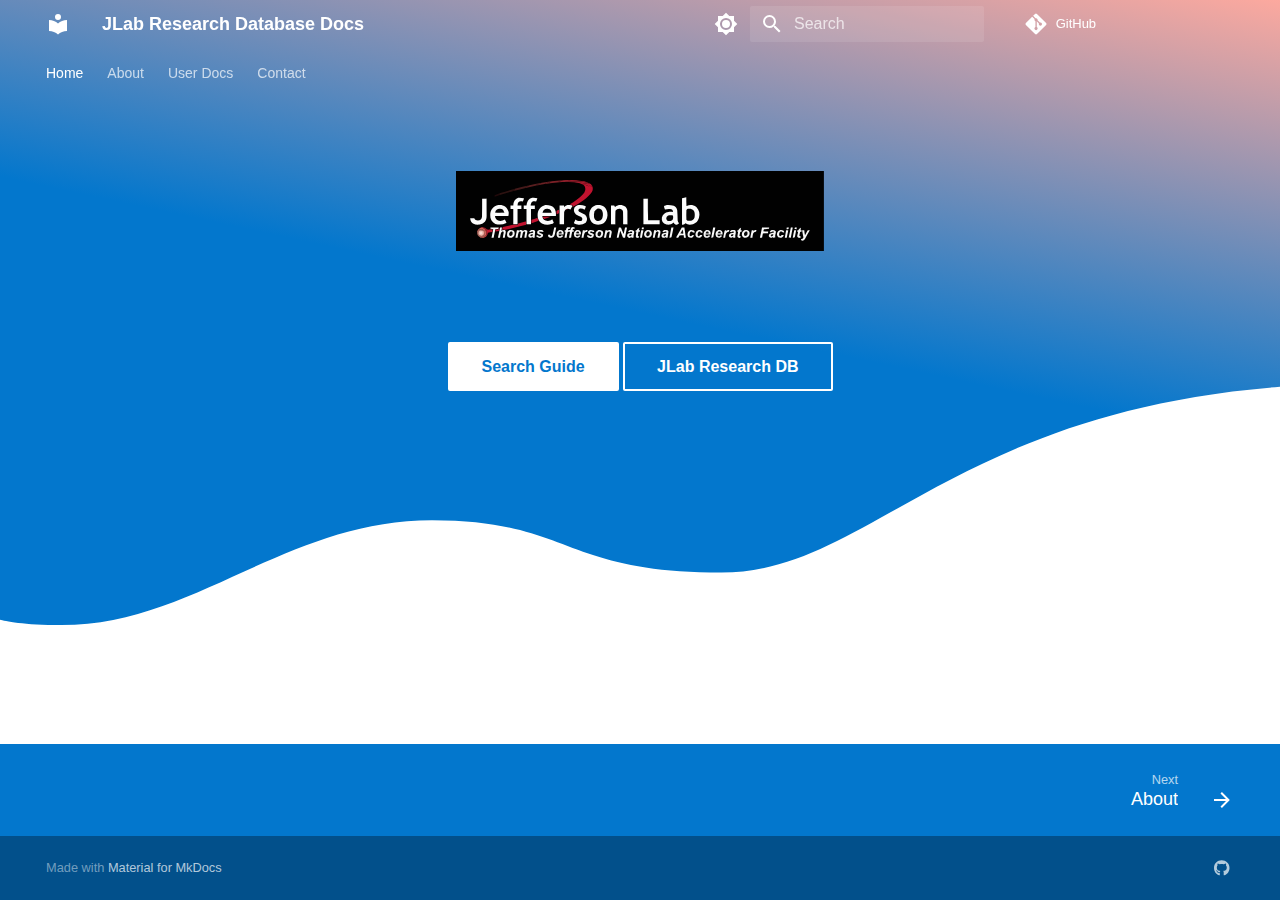
<file: index.html>
<!--

 Copyright (C) 2018-2024 CERN.
 Copyright (C) 2018-2024 Northwestern University.
 Copyright (C) 2022-2024 KTH Royal Institute of Technology.

 Invenio is free software; you can redistribute it and/or modify it
 under the terms of the MIT License; see LICENSE file for more details.

-->

<!doctype html>
<html lang="en" class="no-js">
  <head>
    
      <meta charset="utf-8">
      <meta name="viewport" content="width=device-width,initial-scale=1">
      
      
      
      
      
        <link rel="next" href="about/">
      
      
      <link rel="icon" href="assets/images/favicon.png">
      <meta name="generator" content="mkdocs-1.6.1, mkdocs-material-9.6.5">
    
    
      
        <title>JLab Research Database Docs</title>
      
    
    
      <link rel="stylesheet" href="assets/stylesheets/main.8608ea7d.min.css">
      
        
        <link rel="stylesheet" href="assets/stylesheets/palette.06af60db.min.css">
      
      


    
    
      
    
    
      
    
    
      <link rel="stylesheet" href="stylesheets/extra.css">
    
    <script>__md_scope=new URL(".",location),__md_hash=e=>[...e].reduce(((e,_)=>(e<<5)-e+_.charCodeAt(0)),0),__md_get=(e,_=localStorage,t=__md_scope)=>JSON.parse(_.getItem(t.pathname+"."+e)),__md_set=(e,_,t=localStorage,a=__md_scope)=>{try{t.setItem(a.pathname+"."+e,JSON.stringify(_))}catch(e){}}</script>
    
      

    
    
    
  </head>
  
  
    
    
      
    
    
    
    
    <body dir="ltr" data-md-color-scheme="default" data-md-color-primary="custom" data-md-color-accent="custom">
  
    
    <input class="md-toggle" data-md-toggle="drawer" type="checkbox" id="__drawer" autocomplete="off">
    <input class="md-toggle" data-md-toggle="search" type="checkbox" id="__search" autocomplete="off">
    <label class="md-overlay" for="__drawer"></label>
    <div data-md-component="skip">
      
    </div>
    <div data-md-component="announce">
      
    </div>
    
    
      

<header class="md-header" data-md-component="header">
  <nav class="md-header__inner md-grid" aria-label="Header">
    <a href="." title="JLab Research Database Docs" class="md-header__button md-logo" aria-label="JLab Research Database Docs" data-md-component="logo">
      
  
  <svg xmlns="http://www.w3.org/2000/svg" viewBox="0 0 24 24"><path d="M12 8a3 3 0 0 0 3-3 3 3 0 0 0-3-3 3 3 0 0 0-3 3 3 3 0 0 0 3 3m0 3.54C9.64 9.35 6.5 8 3 8v11c3.5 0 6.64 1.35 9 3.54 2.36-2.19 5.5-3.54 9-3.54V8c-3.5 0-6.64 1.35-9 3.54"/></svg>

    </a>
    <label class="md-header__button md-icon" for="__drawer">
      
      <svg xmlns="http://www.w3.org/2000/svg" viewBox="0 0 24 24"><path d="M3 6h18v2H3zm0 5h18v2H3zm0 5h18v2H3z"/></svg>
    </label>
    <div class="md-header__title" data-md-component="header-title">
      <div class="md-header__ellipsis">
        <div class="md-header__topic">
          <span class="md-ellipsis">
            JLab Research Database Docs
          </span>
        </div>
        <div class="md-header__topic" data-md-component="header-topic">
          <span class="md-ellipsis">
            
              Home
            
          </span>
        </div>
      </div>
    </div>
    
      
        <form class="md-header__option" data-md-component="palette">
  
    
    
    
    <input class="md-option" data-md-color-media="(prefers-color-scheme: light)" data-md-color-scheme="default" data-md-color-primary="custom" data-md-color-accent="custom"  aria-label="Switch to dark mode"  type="radio" name="__palette" id="__palette_0">
    
      <label class="md-header__button md-icon" title="Switch to dark mode" for="__palette_1" hidden>
        <svg xmlns="http://www.w3.org/2000/svg" viewBox="0 0 24 24"><path d="M12 8a4 4 0 0 0-4 4 4 4 0 0 0 4 4 4 4 0 0 0 4-4 4 4 0 0 0-4-4m0 10a6 6 0 0 1-6-6 6 6 0 0 1 6-6 6 6 0 0 1 6 6 6 6 0 0 1-6 6m8-9.31V4h-4.69L12 .69 8.69 4H4v4.69L.69 12 4 15.31V20h4.69L12 23.31 15.31 20H20v-4.69L23.31 12z"/></svg>
      </label>
    
  
    
    
    
    <input class="md-option" data-md-color-media="(prefers-color-scheme: dark)" data-md-color-scheme="slate" data-md-color-primary="black" data-md-color-accent="orange"  aria-label="Switch to light mode"  type="radio" name="__palette" id="__palette_1">
    
      <label class="md-header__button md-icon" title="Switch to light mode" for="__palette_0" hidden>
        <svg xmlns="http://www.w3.org/2000/svg" viewBox="0 0 24 24"><path d="M12 18c-.89 0-1.74-.2-2.5-.55C11.56 16.5 13 14.42 13 12s-1.44-4.5-3.5-5.45C10.26 6.2 11.11 6 12 6a6 6 0 0 1 6 6 6 6 0 0 1-6 6m8-9.31V4h-4.69L12 .69 8.69 4H4v4.69L.69 12 4 15.31V20h4.69L12 23.31 15.31 20H20v-4.69L23.31 12z"/></svg>
      </label>
    
  
</form>
      
    
    
      <script>var palette=__md_get("__palette");if(palette&&palette.color){if("(prefers-color-scheme)"===palette.color.media){var media=matchMedia("(prefers-color-scheme: light)"),input=document.querySelector(media.matches?"[data-md-color-media='(prefers-color-scheme: light)']":"[data-md-color-media='(prefers-color-scheme: dark)']");palette.color.media=input.getAttribute("data-md-color-media"),palette.color.scheme=input.getAttribute("data-md-color-scheme"),palette.color.primary=input.getAttribute("data-md-color-primary"),palette.color.accent=input.getAttribute("data-md-color-accent")}for(var[key,value]of Object.entries(palette.color))document.body.setAttribute("data-md-color-"+key,value)}</script>
    
    
    
      <label class="md-header__button md-icon" for="__search">
        
        <svg xmlns="http://www.w3.org/2000/svg" viewBox="0 0 24 24"><path d="M9.5 3A6.5 6.5 0 0 1 16 9.5c0 1.61-.59 3.09-1.56 4.23l.27.27h.79l5 5-1.5 1.5-5-5v-.79l-.27-.27A6.52 6.52 0 0 1 9.5 16 6.5 6.5 0 0 1 3 9.5 6.5 6.5 0 0 1 9.5 3m0 2C7 5 5 7 5 9.5S7 14 9.5 14 14 12 14 9.5 12 5 9.5 5"/></svg>
      </label>
      <div class="md-search" data-md-component="search" role="dialog">
  <label class="md-search__overlay" for="__search"></label>
  <div class="md-search__inner" role="search">
    <form class="md-search__form" name="search">
      <input type="text" class="md-search__input" name="query" aria-label="Search" placeholder="Search" autocapitalize="off" autocorrect="off" autocomplete="off" spellcheck="false" data-md-component="search-query" required>
      <label class="md-search__icon md-icon" for="__search">
        
        <svg xmlns="http://www.w3.org/2000/svg" viewBox="0 0 24 24"><path d="M9.5 3A6.5 6.5 0 0 1 16 9.5c0 1.61-.59 3.09-1.56 4.23l.27.27h.79l5 5-1.5 1.5-5-5v-.79l-.27-.27A6.52 6.52 0 0 1 9.5 16 6.5 6.5 0 0 1 3 9.5 6.5 6.5 0 0 1 9.5 3m0 2C7 5 5 7 5 9.5S7 14 9.5 14 14 12 14 9.5 12 5 9.5 5"/></svg>
        
        <svg xmlns="http://www.w3.org/2000/svg" viewBox="0 0 24 24"><path d="M20 11v2H8l5.5 5.5-1.42 1.42L4.16 12l7.92-7.92L13.5 5.5 8 11z"/></svg>
      </label>
      <nav class="md-search__options" aria-label="Search">
        
        <button type="reset" class="md-search__icon md-icon" title="Clear" aria-label="Clear" tabindex="-1">
          
          <svg xmlns="http://www.w3.org/2000/svg" viewBox="0 0 24 24"><path d="M19 6.41 17.59 5 12 10.59 6.41 5 5 6.41 10.59 12 5 17.59 6.41 19 12 13.41 17.59 19 19 17.59 13.41 12z"/></svg>
        </button>
      </nav>
      
    </form>
    <div class="md-search__output">
      <div class="md-search__scrollwrap" tabindex="0" data-md-scrollfix>
        <div class="md-search-result" data-md-component="search-result">
          <div class="md-search-result__meta">
            Initializing search
          </div>
          <ol class="md-search-result__list" role="presentation"></ol>
        </div>
      </div>
    </div>
  </div>
</div>
    
    
      <div class="md-header__source">
        <a href="https://github.com/JeffersonLab/invenioRDM-docs" title="Go to repository" class="md-source" data-md-component="source">
  <div class="md-source__icon md-icon">
    
    <svg xmlns="http://www.w3.org/2000/svg" viewBox="0 0 448 512"><!--! Font Awesome Free 6.7.2 by @fontawesome - https://fontawesome.com License - https://fontawesome.com/license/free (Icons: CC BY 4.0, Fonts: SIL OFL 1.1, Code: MIT License) Copyright 2024 Fonticons, Inc.--><path d="M439.55 236.05 244 40.45a28.87 28.87 0 0 0-40.81 0l-40.66 40.63 51.52 51.52c27.06-9.14 52.68 16.77 43.39 43.68l49.66 49.66c34.23-11.8 61.18 31 35.47 56.69-26.49 26.49-70.21-2.87-56-37.34L240.22 199v121.85c25.3 12.54 22.26 41.85 9.08 55a34.34 34.34 0 0 1-48.55 0c-17.57-17.6-11.07-46.91 11.25-56v-123c-20.8-8.51-24.6-30.74-18.64-45L142.57 101 8.45 235.14a28.86 28.86 0 0 0 0 40.81l195.61 195.6a28.86 28.86 0 0 0 40.8 0l194.69-194.69a28.86 28.86 0 0 0 0-40.81"/></svg>
  </div>
  <div class="md-source__repository">
    GitHub
  </div>
</a>
      </div>
    
  </nav>
  
</header>
    
    <div class="md-container" data-md-component="container">
      
      

        
          
            
<nav class="md-tabs" aria-label="Tabs" data-md-component="tabs">
  <div class="md-grid">
    <ul class="md-tabs__list">
      
        
  
  
    
  
  
    <li class="md-tabs__item md-tabs__item--active">
      <a href="." class="md-tabs__link">
        
  
    
  
  Home

      </a>
    </li>
  

      
        
  
  
  
    <li class="md-tabs__item">
      <a href="about/" class="md-tabs__link">
        
  
    
  
  About

      </a>
    </li>
  

      
        
  
  
  
    
    
      <li class="md-tabs__item">
        <a href="user-docs/" class="md-tabs__link">
          
  
  User Docs

        </a>
      </li>
    
  

      
        
  
  
  
    <li class="md-tabs__item">
      <a href="contact/" class="md-tabs__link">
        
  
    
  
  Contact

      </a>
    </li>
  

      
    </ul>
  </div>
</nav>
          
        
      
<style>
  /* Embedded CSS styles to isolate changes to this page only */
  body[data-md-color-scheme] .md-header {
    background: transparent;
    position: static;
    transform: translateY(0px);
  }

  body[data-md-color-scheme] .md-tabs {
    border-bottom: none;
    background: transparent;
  }
</style>


<!-- Hero for landing page -->

<section class="mdx-container">
  <div class="rdm-hero-bg">
    <svg
      class="wave-svg"
      xmlns="http://www.w3.org/2000/svg"
      viewBox="0 0 1123 258"
    >
      <path
        d="M1124,2c0,0 0,256 0,256l-1125,0l0,-48c0,0 16,5 55,5c116,0 197,-92 325,-92c121,0 114,46 254,46c140,0 214,-167 572,-166Z"
      />
    </svg>
  </div>
  <div class="rdm-hero md-typeset">
    <img src="images/JLab_logo.svg" />
    <div class="rdm-hero-subtitle">
      <br>

    </div>
    <a href="user-docs/search-guide/search-guide/" class="md-button md-button--primary">Search Guide</a>
    <a href="https://jrdb.jlab.org" class="md-button ">JLab Research DB</a>
  </div>
</section>

      <main class="md-main" data-md-component="main">
        <div class="md-main__inner md-grid">
          
            
              
                
              
              <div class="md-sidebar md-sidebar--primary" data-md-component="sidebar" data-md-type="navigation" hidden>
                <div class="md-sidebar__scrollwrap">
                  <div class="md-sidebar__inner">
                    


  


<nav class="md-nav md-nav--primary md-nav--lifted" aria-label="Navigation" data-md-level="0">
  <label class="md-nav__title" for="__drawer">
    <a href="." title="JLab Research Database Docs" class="md-nav__button md-logo" aria-label="JLab Research Database Docs" data-md-component="logo">
      
  
  <svg xmlns="http://www.w3.org/2000/svg" viewBox="0 0 24 24"><path d="M12 8a3 3 0 0 0 3-3 3 3 0 0 0-3-3 3 3 0 0 0-3 3 3 3 0 0 0 3 3m0 3.54C9.64 9.35 6.5 8 3 8v11c3.5 0 6.64 1.35 9 3.54 2.36-2.19 5.5-3.54 9-3.54V8c-3.5 0-6.64 1.35-9 3.54"/></svg>

    </a>
    JLab Research Database Docs
  </label>
  
    <div class="md-nav__source">
      <a href="https://github.com/JeffersonLab/invenioRDM-docs" title="Go to repository" class="md-source" data-md-component="source">
  <div class="md-source__icon md-icon">
    
    <svg xmlns="http://www.w3.org/2000/svg" viewBox="0 0 448 512"><!--! Font Awesome Free 6.7.2 by @fontawesome - https://fontawesome.com License - https://fontawesome.com/license/free (Icons: CC BY 4.0, Fonts: SIL OFL 1.1, Code: MIT License) Copyright 2024 Fonticons, Inc.--><path d="M439.55 236.05 244 40.45a28.87 28.87 0 0 0-40.81 0l-40.66 40.63 51.52 51.52c27.06-9.14 52.68 16.77 43.39 43.68l49.66 49.66c34.23-11.8 61.18 31 35.47 56.69-26.49 26.49-70.21-2.87-56-37.34L240.22 199v121.85c25.3 12.54 22.26 41.85 9.08 55a34.34 34.34 0 0 1-48.55 0c-17.57-17.6-11.07-46.91 11.25-56v-123c-20.8-8.51-24.6-30.74-18.64-45L142.57 101 8.45 235.14a28.86 28.86 0 0 0 0 40.81l195.61 195.6a28.86 28.86 0 0 0 40.8 0l194.69-194.69a28.86 28.86 0 0 0 0-40.81"/></svg>
  </div>
  <div class="md-source__repository">
    GitHub
  </div>
</a>
    </div>
  
  <ul class="md-nav__list" data-md-scrollfix>
    
      
      
  
  
    
  
  
  
    <li class="md-nav__item md-nav__item--active">
      
      <input class="md-nav__toggle md-toggle" type="checkbox" id="__toc">
      
      
      
      <a href="." class="md-nav__link md-nav__link--active">
        
  
  <span class="md-ellipsis">
    Home
    
  </span>
  

      </a>
      
    </li>
  

    
      
      
  
  
  
  
    <li class="md-nav__item">
      <a href="about/" class="md-nav__link">
        
  
  <span class="md-ellipsis">
    About
    
  </span>
  

      </a>
    </li>
  

    
      
      
  
  
  
  
    
    
    
      
      
    
    
    <li class="md-nav__item md-nav__item--nested">
      
        
        
        <input class="md-nav__toggle md-toggle " type="checkbox" id="__nav_3" >
        
          
          <label class="md-nav__link" for="__nav_3" id="__nav_3_label" tabindex="0">
            
  
  <span class="md-ellipsis">
    User Docs
    
  </span>
  

            <span class="md-nav__icon md-icon"></span>
          </label>
        
        <nav class="md-nav" data-md-level="1" aria-labelledby="__nav_3_label" aria-expanded="false">
          <label class="md-nav__title" for="__nav_3">
            <span class="md-nav__icon md-icon"></span>
            User Docs
          </label>
          <ul class="md-nav__list" data-md-scrollfix>
            
              
                
  
  
  
  
    <li class="md-nav__item">
      <a href="user-docs/" class="md-nav__link">
        
  
  <span class="md-ellipsis">
    Overview
    
  </span>
  

      </a>
    </li>
  

              
            
              
                
  
  
  
  
    <li class="md-nav__item">
      <a href="user-docs/get-started/get-started/" class="md-nav__link">
        
  
  <span class="md-ellipsis">
    Get Started
    
  </span>
  

      </a>
    </li>
  

              
            
              
                
  
  
  
  
    <li class="md-nav__item">
      <a href="user-docs/search-guide/search-guide/" class="md-nav__link">
        
  
  <span class="md-ellipsis">
    Search Guide
    
  </span>
  

      </a>
    </li>
  

              
            
              
                
  
  
  
  
    <li class="md-nav__item">
      <a href="user-docs/metadata/" class="md-nav__link">
        
  
  <span class="md-ellipsis">
    Metadata
    
  </span>
  

      </a>
    </li>
  

              
            
          </ul>
        </nav>
      
    </li>
  

    
      
      
  
  
  
  
    <li class="md-nav__item">
      <a href="contact/" class="md-nav__link">
        
  
  <span class="md-ellipsis">
    Contact
    
  </span>
  

      </a>
    </li>
  

    
  </ul>
</nav>
                  </div>
                </div>
              </div>
            
            
              
                
              
              <div class="md-sidebar md-sidebar--secondary" data-md-component="sidebar" data-md-type="toc" hidden>
                <div class="md-sidebar__scrollwrap">
                  <div class="md-sidebar__inner">
                    

<nav class="md-nav md-nav--secondary" aria-label="Table of contents">
  
  
  
  
</nav>
                  </div>
                </div>
              </div>
            
          
          
            <div class="md-content" data-md-component="content">
              <article class="md-content__inner md-typeset">
                



  
  









  
  



              </article>
            </div>
          
          
<script>var target=document.getElementById(location.hash.slice(1));target&&target.name&&(target.checked=target.name.startsWith("__tabbed_"))</script>
        </div>
        
      </main>
      
        <footer class="md-footer">
  
    
      
        
      
      <nav class="md-footer__inner md-grid" aria-label="Footer" >
        
        
          
          <a href="about/" class="md-footer__link md-footer__link--next" aria-label="Next: About">
            <div class="md-footer__title">
              <span class="md-footer__direction">
                Next
              </span>
              <div class="md-ellipsis">
                About
              </div>
            </div>
            <div class="md-footer__button md-icon">
              
              <svg xmlns="http://www.w3.org/2000/svg" viewBox="0 0 24 24"><path d="M4 11v2h12l-5.5 5.5 1.42 1.42L19.84 12l-7.92-7.92L10.5 5.5 16 11z"/></svg>
            </div>
          </a>
        
      </nav>
    
  
  <div class="md-footer-meta md-typeset">
    <div class="md-footer-meta__inner md-grid">
      <div class="md-copyright">
  
  
    Made with
    <a href="https://squidfunk.github.io/mkdocs-material/" target="_blank" rel="noopener">
      Material for MkDocs
    </a>
  
</div>
      
        <div class="md-social">
  
    
    
    
    
      
      
    
    <a href="https://github.com/JeffersonLab/invenioRDM-docs" target="_blank" rel="noopener" title="github.com" class="md-social__link">
      <svg xmlns="http://www.w3.org/2000/svg" viewBox="0 0 496 512"><!--! Font Awesome Free 6.7.2 by @fontawesome - https://fontawesome.com License - https://fontawesome.com/license/free (Icons: CC BY 4.0, Fonts: SIL OFL 1.1, Code: MIT License) Copyright 2024 Fonticons, Inc.--><path d="M165.9 397.4c0 2-2.3 3.6-5.2 3.6-3.3.3-5.6-1.3-5.6-3.6 0-2 2.3-3.6 5.2-3.6 3-.3 5.6 1.3 5.6 3.6m-31.1-4.5c-.7 2 1.3 4.3 4.3 4.9 2.6 1 5.6 0 6.2-2s-1.3-4.3-4.3-5.2c-2.6-.7-5.5.3-6.2 2.3m44.2-1.7c-2.9.7-4.9 2.6-4.6 4.9.3 2 2.9 3.3 5.9 2.6 2.9-.7 4.9-2.6 4.6-4.6-.3-1.9-3-3.2-5.9-2.9M244.8 8C106.1 8 0 113.3 0 252c0 110.9 69.8 205.8 169.5 239.2 12.8 2.3 17.3-5.6 17.3-12.1 0-6.2-.3-40.4-.3-61.4 0 0-70 15-84.7-29.8 0 0-11.4-29.1-27.8-36.6 0 0-22.9-15.7 1.6-15.4 0 0 24.9 2 38.6 25.8 21.9 38.6 58.6 27.5 72.9 20.9 2.3-16 8.8-27.1 16-33.7-55.9-6.2-112.3-14.3-112.3-110.5 0-27.5 7.6-41.3 23.6-58.9-2.6-6.5-11.1-33.3 2.6-67.9 20.9-6.5 69 27 69 27 20-5.6 41.5-8.5 62.8-8.5s42.8 2.9 62.8 8.5c0 0 48.1-33.6 69-27 13.7 34.7 5.2 61.4 2.6 67.9 16 17.7 25.8 31.5 25.8 58.9 0 96.5-58.9 104.2-114.8 110.5 9.2 7.9 17 22.9 17 46.4 0 33.7-.3 75.4-.3 83.6 0 6.5 4.6 14.4 17.3 12.1C428.2 457.8 496 362.9 496 252 496 113.3 383.5 8 244.8 8M97.2 352.9c-1.3 1-1 3.3.7 5.2 1.6 1.6 3.9 2.3 5.2 1 1.3-1 1-3.3-.7-5.2-1.6-1.6-3.9-2.3-5.2-1m-10.8-8.1c-.7 1.3.3 2.9 2.3 3.9 1.6 1 3.6.7 4.3-.7.7-1.3-.3-2.9-2.3-3.9-2-.6-3.6-.3-4.3.7m32.4 35.6c-1.6 1.3-1 4.3 1.3 6.2 2.3 2.3 5.2 2.6 6.5 1 1.3-1.3.7-4.3-1.3-6.2-2.2-2.3-5.2-2.6-6.5-1m-11.4-14.7c-1.6 1-1.6 3.6 0 5.9s4.3 3.3 5.6 2.3c1.6-1.3 1.6-3.9 0-6.2-1.4-2.3-4-3.3-5.6-2"/></svg>
    </a>
  
</div>
      
    </div>
  </div>
</footer>
      
    </div>
    <div class="md-dialog" data-md-component="dialog">
      <div class="md-dialog__inner md-typeset"></div>
    </div>
    
    
    <script id="__config" type="application/json">{"base": ".", "features": ["navigation.tabs", "navigation.footer", "content.code.copy"], "search": "assets/javascripts/workers/search.f8cc74c7.min.js", "translations": {"clipboard.copied": "Copied to clipboard", "clipboard.copy": "Copy to clipboard", "search.result.more.one": "1 more on this page", "search.result.more.other": "# more on this page", "search.result.none": "No matching documents", "search.result.one": "1 matching document", "search.result.other": "# matching documents", "search.result.placeholder": "Type to start searching", "search.result.term.missing": "Missing", "select.version": "Select version"}}</script>
    
    
      <script src="assets/javascripts/bundle.f1b6f286.min.js"></script>
      
    
  </body>
</html>
</file>
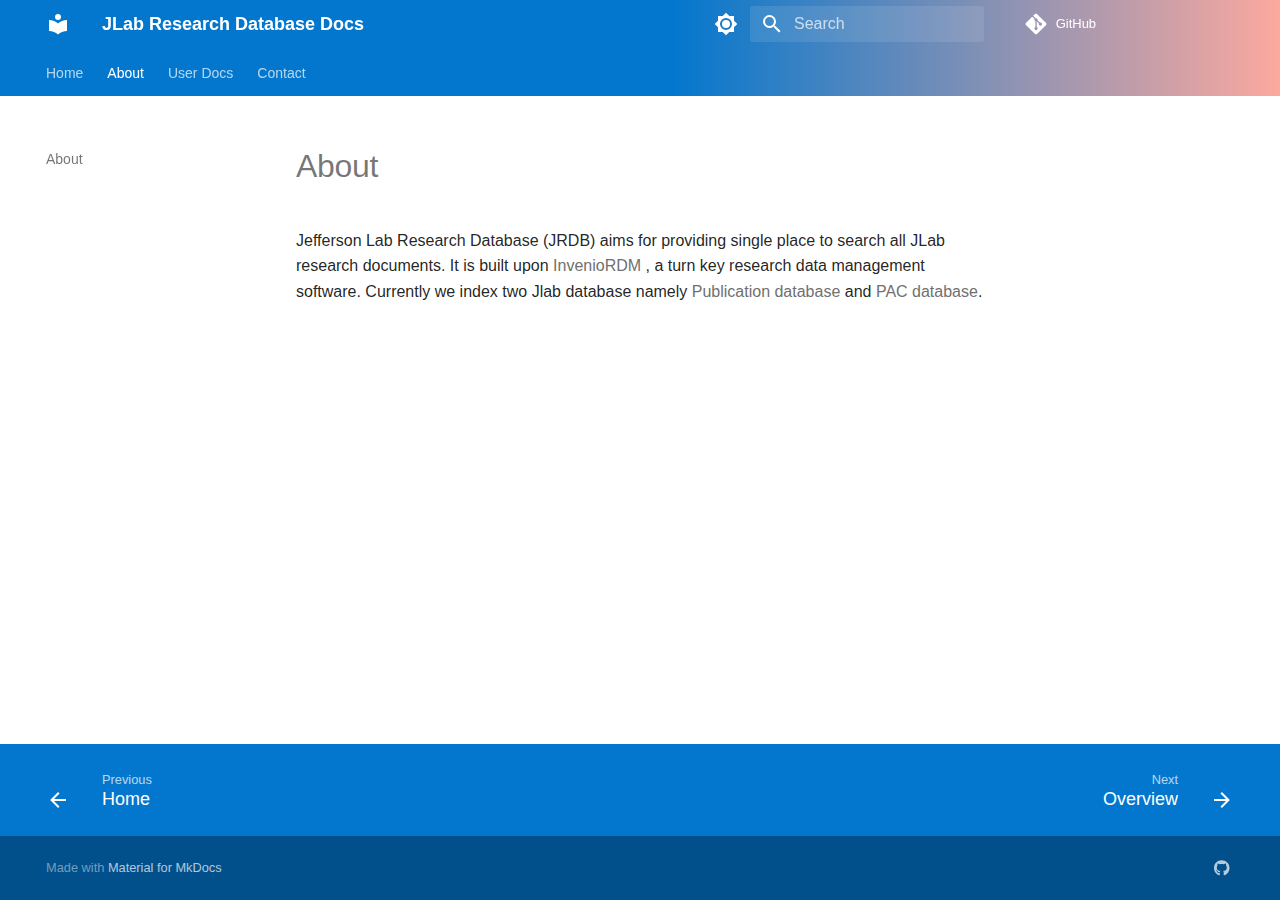
<file: about/index.html>
<!doctype html>
<html lang="en" class="no-js">
  <head>
    
      <meta charset="utf-8">
      <meta name="viewport" content="width=device-width,initial-scale=1">
      
      
      
      
        <link rel="prev" href="..">
      
      
        <link rel="next" href="../user-docs/">
      
      
      <link rel="icon" href="../assets/images/favicon.png">
      <meta name="generator" content="mkdocs-1.6.1, mkdocs-material-9.6.5">
    
    
      
        <title>About - JLab Research Database Docs</title>
      
    
    
      <link rel="stylesheet" href="../assets/stylesheets/main.8608ea7d.min.css">
      
        
        <link rel="stylesheet" href="../assets/stylesheets/palette.06af60db.min.css">
      
      


    
    
      
    
    
      
    
    
      <link rel="stylesheet" href="../stylesheets/extra.css">
    
    <script>__md_scope=new URL("..",location),__md_hash=e=>[...e].reduce(((e,_)=>(e<<5)-e+_.charCodeAt(0)),0),__md_get=(e,_=localStorage,t=__md_scope)=>JSON.parse(_.getItem(t.pathname+"."+e)),__md_set=(e,_,t=localStorage,a=__md_scope)=>{try{t.setItem(a.pathname+"."+e,JSON.stringify(_))}catch(e){}}</script>
    
      

    
    
    
  </head>
  
  
    
    
      
    
    
    
    
    <body dir="ltr" data-md-color-scheme="default" data-md-color-primary="custom" data-md-color-accent="custom">
  
    
    <input class="md-toggle" data-md-toggle="drawer" type="checkbox" id="__drawer" autocomplete="off">
    <input class="md-toggle" data-md-toggle="search" type="checkbox" id="__search" autocomplete="off">
    <label class="md-overlay" for="__drawer"></label>
    <div data-md-component="skip">
      
    </div>
    <div data-md-component="announce">
      
    </div>
    
    
      

<header class="md-header" data-md-component="header">
  <nav class="md-header__inner md-grid" aria-label="Header">
    <a href=".." title="JLab Research Database Docs" class="md-header__button md-logo" aria-label="JLab Research Database Docs" data-md-component="logo">
      
  
  <svg xmlns="http://www.w3.org/2000/svg" viewBox="0 0 24 24"><path d="M12 8a3 3 0 0 0 3-3 3 3 0 0 0-3-3 3 3 0 0 0-3 3 3 3 0 0 0 3 3m0 3.54C9.64 9.35 6.5 8 3 8v11c3.5 0 6.64 1.35 9 3.54 2.36-2.19 5.5-3.54 9-3.54V8c-3.5 0-6.64 1.35-9 3.54"/></svg>

    </a>
    <label class="md-header__button md-icon" for="__drawer">
      
      <svg xmlns="http://www.w3.org/2000/svg" viewBox="0 0 24 24"><path d="M3 6h18v2H3zm0 5h18v2H3zm0 5h18v2H3z"/></svg>
    </label>
    <div class="md-header__title" data-md-component="header-title">
      <div class="md-header__ellipsis">
        <div class="md-header__topic">
          <span class="md-ellipsis">
            JLab Research Database Docs
          </span>
        </div>
        <div class="md-header__topic" data-md-component="header-topic">
          <span class="md-ellipsis">
            
              About
            
          </span>
        </div>
      </div>
    </div>
    
      
        <form class="md-header__option" data-md-component="palette">
  
    
    
    
    <input class="md-option" data-md-color-media="(prefers-color-scheme: light)" data-md-color-scheme="default" data-md-color-primary="custom" data-md-color-accent="custom"  aria-label="Switch to dark mode"  type="radio" name="__palette" id="__palette_0">
    
      <label class="md-header__button md-icon" title="Switch to dark mode" for="__palette_1" hidden>
        <svg xmlns="http://www.w3.org/2000/svg" viewBox="0 0 24 24"><path d="M12 8a4 4 0 0 0-4 4 4 4 0 0 0 4 4 4 4 0 0 0 4-4 4 4 0 0 0-4-4m0 10a6 6 0 0 1-6-6 6 6 0 0 1 6-6 6 6 0 0 1 6 6 6 6 0 0 1-6 6m8-9.31V4h-4.69L12 .69 8.69 4H4v4.69L.69 12 4 15.31V20h4.69L12 23.31 15.31 20H20v-4.69L23.31 12z"/></svg>
      </label>
    
  
    
    
    
    <input class="md-option" data-md-color-media="(prefers-color-scheme: dark)" data-md-color-scheme="slate" data-md-color-primary="black" data-md-color-accent="orange"  aria-label="Switch to light mode"  type="radio" name="__palette" id="__palette_1">
    
      <label class="md-header__button md-icon" title="Switch to light mode" for="__palette_0" hidden>
        <svg xmlns="http://www.w3.org/2000/svg" viewBox="0 0 24 24"><path d="M12 18c-.89 0-1.74-.2-2.5-.55C11.56 16.5 13 14.42 13 12s-1.44-4.5-3.5-5.45C10.26 6.2 11.11 6 12 6a6 6 0 0 1 6 6 6 6 0 0 1-6 6m8-9.31V4h-4.69L12 .69 8.69 4H4v4.69L.69 12 4 15.31V20h4.69L12 23.31 15.31 20H20v-4.69L23.31 12z"/></svg>
      </label>
    
  
</form>
      
    
    
      <script>var palette=__md_get("__palette");if(palette&&palette.color){if("(prefers-color-scheme)"===palette.color.media){var media=matchMedia("(prefers-color-scheme: light)"),input=document.querySelector(media.matches?"[data-md-color-media='(prefers-color-scheme: light)']":"[data-md-color-media='(prefers-color-scheme: dark)']");palette.color.media=input.getAttribute("data-md-color-media"),palette.color.scheme=input.getAttribute("data-md-color-scheme"),palette.color.primary=input.getAttribute("data-md-color-primary"),palette.color.accent=input.getAttribute("data-md-color-accent")}for(var[key,value]of Object.entries(palette.color))document.body.setAttribute("data-md-color-"+key,value)}</script>
    
    
    
      <label class="md-header__button md-icon" for="__search">
        
        <svg xmlns="http://www.w3.org/2000/svg" viewBox="0 0 24 24"><path d="M9.5 3A6.5 6.5 0 0 1 16 9.5c0 1.61-.59 3.09-1.56 4.23l.27.27h.79l5 5-1.5 1.5-5-5v-.79l-.27-.27A6.52 6.52 0 0 1 9.5 16 6.5 6.5 0 0 1 3 9.5 6.5 6.5 0 0 1 9.5 3m0 2C7 5 5 7 5 9.5S7 14 9.5 14 14 12 14 9.5 12 5 9.5 5"/></svg>
      </label>
      <div class="md-search" data-md-component="search" role="dialog">
  <label class="md-search__overlay" for="__search"></label>
  <div class="md-search__inner" role="search">
    <form class="md-search__form" name="search">
      <input type="text" class="md-search__input" name="query" aria-label="Search" placeholder="Search" autocapitalize="off" autocorrect="off" autocomplete="off" spellcheck="false" data-md-component="search-query" required>
      <label class="md-search__icon md-icon" for="__search">
        
        <svg xmlns="http://www.w3.org/2000/svg" viewBox="0 0 24 24"><path d="M9.5 3A6.5 6.5 0 0 1 16 9.5c0 1.61-.59 3.09-1.56 4.23l.27.27h.79l5 5-1.5 1.5-5-5v-.79l-.27-.27A6.52 6.52 0 0 1 9.5 16 6.5 6.5 0 0 1 3 9.5 6.5 6.5 0 0 1 9.5 3m0 2C7 5 5 7 5 9.5S7 14 9.5 14 14 12 14 9.5 12 5 9.5 5"/></svg>
        
        <svg xmlns="http://www.w3.org/2000/svg" viewBox="0 0 24 24"><path d="M20 11v2H8l5.5 5.5-1.42 1.42L4.16 12l7.92-7.92L13.5 5.5 8 11z"/></svg>
      </label>
      <nav class="md-search__options" aria-label="Search">
        
        <button type="reset" class="md-search__icon md-icon" title="Clear" aria-label="Clear" tabindex="-1">
          
          <svg xmlns="http://www.w3.org/2000/svg" viewBox="0 0 24 24"><path d="M19 6.41 17.59 5 12 10.59 6.41 5 5 6.41 10.59 12 5 17.59 6.41 19 12 13.41 17.59 19 19 17.59 13.41 12z"/></svg>
        </button>
      </nav>
      
    </form>
    <div class="md-search__output">
      <div class="md-search__scrollwrap" tabindex="0" data-md-scrollfix>
        <div class="md-search-result" data-md-component="search-result">
          <div class="md-search-result__meta">
            Initializing search
          </div>
          <ol class="md-search-result__list" role="presentation"></ol>
        </div>
      </div>
    </div>
  </div>
</div>
    
    
      <div class="md-header__source">
        <a href="https://github.com/JeffersonLab/invenioRDM-docs" title="Go to repository" class="md-source" data-md-component="source">
  <div class="md-source__icon md-icon">
    
    <svg xmlns="http://www.w3.org/2000/svg" viewBox="0 0 448 512"><!--! Font Awesome Free 6.7.2 by @fontawesome - https://fontawesome.com License - https://fontawesome.com/license/free (Icons: CC BY 4.0, Fonts: SIL OFL 1.1, Code: MIT License) Copyright 2024 Fonticons, Inc.--><path d="M439.55 236.05 244 40.45a28.87 28.87 0 0 0-40.81 0l-40.66 40.63 51.52 51.52c27.06-9.14 52.68 16.77 43.39 43.68l49.66 49.66c34.23-11.8 61.18 31 35.47 56.69-26.49 26.49-70.21-2.87-56-37.34L240.22 199v121.85c25.3 12.54 22.26 41.85 9.08 55a34.34 34.34 0 0 1-48.55 0c-17.57-17.6-11.07-46.91 11.25-56v-123c-20.8-8.51-24.6-30.74-18.64-45L142.57 101 8.45 235.14a28.86 28.86 0 0 0 0 40.81l195.61 195.6a28.86 28.86 0 0 0 40.8 0l194.69-194.69a28.86 28.86 0 0 0 0-40.81"/></svg>
  </div>
  <div class="md-source__repository">
    GitHub
  </div>
</a>
      </div>
    
  </nav>
  
</header>
    
    <div class="md-container" data-md-component="container">
      
      
        
          
            
<nav class="md-tabs" aria-label="Tabs" data-md-component="tabs">
  <div class="md-grid">
    <ul class="md-tabs__list">
      
        
  
  
  
    <li class="md-tabs__item">
      <a href=".." class="md-tabs__link">
        
  
    
  
  Home

      </a>
    </li>
  

      
        
  
  
    
  
  
    <li class="md-tabs__item md-tabs__item--active">
      <a href="./" class="md-tabs__link">
        
  
    
  
  About

      </a>
    </li>
  

      
        
  
  
  
    
    
      <li class="md-tabs__item">
        <a href="../user-docs/" class="md-tabs__link">
          
  
  User Docs

        </a>
      </li>
    
  

      
        
  
  
  
    <li class="md-tabs__item">
      <a href="../contact/" class="md-tabs__link">
        
  
    
  
  Contact

      </a>
    </li>
  

      
    </ul>
  </div>
</nav>
          
        
      
      <main class="md-main" data-md-component="main">
        <div class="md-main__inner md-grid">
          
            
              
              <div class="md-sidebar md-sidebar--primary" data-md-component="sidebar" data-md-type="navigation" >
                <div class="md-sidebar__scrollwrap">
                  <div class="md-sidebar__inner">
                    


  


<nav class="md-nav md-nav--primary md-nav--lifted" aria-label="Navigation" data-md-level="0">
  <label class="md-nav__title" for="__drawer">
    <a href=".." title="JLab Research Database Docs" class="md-nav__button md-logo" aria-label="JLab Research Database Docs" data-md-component="logo">
      
  
  <svg xmlns="http://www.w3.org/2000/svg" viewBox="0 0 24 24"><path d="M12 8a3 3 0 0 0 3-3 3 3 0 0 0-3-3 3 3 0 0 0-3 3 3 3 0 0 0 3 3m0 3.54C9.64 9.35 6.5 8 3 8v11c3.5 0 6.64 1.35 9 3.54 2.36-2.19 5.5-3.54 9-3.54V8c-3.5 0-6.64 1.35-9 3.54"/></svg>

    </a>
    JLab Research Database Docs
  </label>
  
    <div class="md-nav__source">
      <a href="https://github.com/JeffersonLab/invenioRDM-docs" title="Go to repository" class="md-source" data-md-component="source">
  <div class="md-source__icon md-icon">
    
    <svg xmlns="http://www.w3.org/2000/svg" viewBox="0 0 448 512"><!--! Font Awesome Free 6.7.2 by @fontawesome - https://fontawesome.com License - https://fontawesome.com/license/free (Icons: CC BY 4.0, Fonts: SIL OFL 1.1, Code: MIT License) Copyright 2024 Fonticons, Inc.--><path d="M439.55 236.05 244 40.45a28.87 28.87 0 0 0-40.81 0l-40.66 40.63 51.52 51.52c27.06-9.14 52.68 16.77 43.39 43.68l49.66 49.66c34.23-11.8 61.18 31 35.47 56.69-26.49 26.49-70.21-2.87-56-37.34L240.22 199v121.85c25.3 12.54 22.26 41.85 9.08 55a34.34 34.34 0 0 1-48.55 0c-17.57-17.6-11.07-46.91 11.25-56v-123c-20.8-8.51-24.6-30.74-18.64-45L142.57 101 8.45 235.14a28.86 28.86 0 0 0 0 40.81l195.61 195.6a28.86 28.86 0 0 0 40.8 0l194.69-194.69a28.86 28.86 0 0 0 0-40.81"/></svg>
  </div>
  <div class="md-source__repository">
    GitHub
  </div>
</a>
    </div>
  
  <ul class="md-nav__list" data-md-scrollfix>
    
      
      
  
  
  
  
    <li class="md-nav__item">
      <a href=".." class="md-nav__link">
        
  
  <span class="md-ellipsis">
    Home
    
  </span>
  

      </a>
    </li>
  

    
      
      
  
  
    
  
  
  
    <li class="md-nav__item md-nav__item--active">
      
      <input class="md-nav__toggle md-toggle" type="checkbox" id="__toc">
      
      
      
      <a href="./" class="md-nav__link md-nav__link--active">
        
  
  <span class="md-ellipsis">
    About
    
  </span>
  

      </a>
      
    </li>
  

    
      
      
  
  
  
  
    
    
    
      
      
    
    
    <li class="md-nav__item md-nav__item--nested">
      
        
        
        <input class="md-nav__toggle md-toggle " type="checkbox" id="__nav_3" >
        
          
          <label class="md-nav__link" for="__nav_3" id="__nav_3_label" tabindex="0">
            
  
  <span class="md-ellipsis">
    User Docs
    
  </span>
  

            <span class="md-nav__icon md-icon"></span>
          </label>
        
        <nav class="md-nav" data-md-level="1" aria-labelledby="__nav_3_label" aria-expanded="false">
          <label class="md-nav__title" for="__nav_3">
            <span class="md-nav__icon md-icon"></span>
            User Docs
          </label>
          <ul class="md-nav__list" data-md-scrollfix>
            
              
                
  
  
  
  
    <li class="md-nav__item">
      <a href="../user-docs/" class="md-nav__link">
        
  
  <span class="md-ellipsis">
    Overview
    
  </span>
  

      </a>
    </li>
  

              
            
              
                
  
  
  
  
    <li class="md-nav__item">
      <a href="../user-docs/get-started/get-started/" class="md-nav__link">
        
  
  <span class="md-ellipsis">
    Get Started
    
  </span>
  

      </a>
    </li>
  

              
            
              
                
  
  
  
  
    <li class="md-nav__item">
      <a href="../user-docs/search-guide/search-guide/" class="md-nav__link">
        
  
  <span class="md-ellipsis">
    Search Guide
    
  </span>
  

      </a>
    </li>
  

              
            
              
                
  
  
  
  
    <li class="md-nav__item">
      <a href="../user-docs/metadata/" class="md-nav__link">
        
  
  <span class="md-ellipsis">
    Metadata
    
  </span>
  

      </a>
    </li>
  

              
            
          </ul>
        </nav>
      
    </li>
  

    
      
      
  
  
  
  
    <li class="md-nav__item">
      <a href="../contact/" class="md-nav__link">
        
  
  <span class="md-ellipsis">
    Contact
    
  </span>
  

      </a>
    </li>
  

    
  </ul>
</nav>
                  </div>
                </div>
              </div>
            
            
              
              <div class="md-sidebar md-sidebar--secondary" data-md-component="sidebar" data-md-type="toc" >
                <div class="md-sidebar__scrollwrap">
                  <div class="md-sidebar__inner">
                    

<nav class="md-nav md-nav--secondary" aria-label="Table of contents">
  
  
  
  
</nav>
                  </div>
                </div>
              </div>
            
          
          
            <div class="md-content" data-md-component="content">
              <article class="md-content__inner md-typeset">
                
                  


  
  


  <h1>About</h1>

<p>Jefferson Lab Research Database (JRDB) aims for providing single place to search all JLab research documents. It is built upon <a href="https://inveniordm.docs.cern.ch/">InvenioRDM</a> , a turn key research data management software.
Currently we index two Jlab database namely <a href="https://misportal.jlab.org/sti/publications/search">Publication database</a> and <a href="https://misportal.jlab.org/pacProposals/proposals">PAC database</a>.</p>












                
              </article>
            </div>
          
          
<script>var target=document.getElementById(location.hash.slice(1));target&&target.name&&(target.checked=target.name.startsWith("__tabbed_"))</script>
        </div>
        
      </main>
      
        <footer class="md-footer">
  
    
      
      <nav class="md-footer__inner md-grid" aria-label="Footer" >
        
          
          <a href=".." class="md-footer__link md-footer__link--prev" aria-label="Previous: Home">
            <div class="md-footer__button md-icon">
              
              <svg xmlns="http://www.w3.org/2000/svg" viewBox="0 0 24 24"><path d="M20 11v2H8l5.5 5.5-1.42 1.42L4.16 12l7.92-7.92L13.5 5.5 8 11z"/></svg>
            </div>
            <div class="md-footer__title">
              <span class="md-footer__direction">
                Previous
              </span>
              <div class="md-ellipsis">
                Home
              </div>
            </div>
          </a>
        
        
          
          <a href="../user-docs/" class="md-footer__link md-footer__link--next" aria-label="Next: Overview">
            <div class="md-footer__title">
              <span class="md-footer__direction">
                Next
              </span>
              <div class="md-ellipsis">
                Overview
              </div>
            </div>
            <div class="md-footer__button md-icon">
              
              <svg xmlns="http://www.w3.org/2000/svg" viewBox="0 0 24 24"><path d="M4 11v2h12l-5.5 5.5 1.42 1.42L19.84 12l-7.92-7.92L10.5 5.5 16 11z"/></svg>
            </div>
          </a>
        
      </nav>
    
  
  <div class="md-footer-meta md-typeset">
    <div class="md-footer-meta__inner md-grid">
      <div class="md-copyright">
  
  
    Made with
    <a href="https://squidfunk.github.io/mkdocs-material/" target="_blank" rel="noopener">
      Material for MkDocs
    </a>
  
</div>
      
        <div class="md-social">
  
    
    
    
    
      
      
    
    <a href="https://github.com/JeffersonLab/invenioRDM-docs" target="_blank" rel="noopener" title="github.com" class="md-social__link">
      <svg xmlns="http://www.w3.org/2000/svg" viewBox="0 0 496 512"><!--! Font Awesome Free 6.7.2 by @fontawesome - https://fontawesome.com License - https://fontawesome.com/license/free (Icons: CC BY 4.0, Fonts: SIL OFL 1.1, Code: MIT License) Copyright 2024 Fonticons, Inc.--><path d="M165.9 397.4c0 2-2.3 3.6-5.2 3.6-3.3.3-5.6-1.3-5.6-3.6 0-2 2.3-3.6 5.2-3.6 3-.3 5.6 1.3 5.6 3.6m-31.1-4.5c-.7 2 1.3 4.3 4.3 4.9 2.6 1 5.6 0 6.2-2s-1.3-4.3-4.3-5.2c-2.6-.7-5.5.3-6.2 2.3m44.2-1.7c-2.9.7-4.9 2.6-4.6 4.9.3 2 2.9 3.3 5.9 2.6 2.9-.7 4.9-2.6 4.6-4.6-.3-1.9-3-3.2-5.9-2.9M244.8 8C106.1 8 0 113.3 0 252c0 110.9 69.8 205.8 169.5 239.2 12.8 2.3 17.3-5.6 17.3-12.1 0-6.2-.3-40.4-.3-61.4 0 0-70 15-84.7-29.8 0 0-11.4-29.1-27.8-36.6 0 0-22.9-15.7 1.6-15.4 0 0 24.9 2 38.6 25.8 21.9 38.6 58.6 27.5 72.9 20.9 2.3-16 8.8-27.1 16-33.7-55.9-6.2-112.3-14.3-112.3-110.5 0-27.5 7.6-41.3 23.6-58.9-2.6-6.5-11.1-33.3 2.6-67.9 20.9-6.5 69 27 69 27 20-5.6 41.5-8.5 62.8-8.5s42.8 2.9 62.8 8.5c0 0 48.1-33.6 69-27 13.7 34.7 5.2 61.4 2.6 67.9 16 17.7 25.8 31.5 25.8 58.9 0 96.5-58.9 104.2-114.8 110.5 9.2 7.9 17 22.9 17 46.4 0 33.7-.3 75.4-.3 83.6 0 6.5 4.6 14.4 17.3 12.1C428.2 457.8 496 362.9 496 252 496 113.3 383.5 8 244.8 8M97.2 352.9c-1.3 1-1 3.3.7 5.2 1.6 1.6 3.9 2.3 5.2 1 1.3-1 1-3.3-.7-5.2-1.6-1.6-3.9-2.3-5.2-1m-10.8-8.1c-.7 1.3.3 2.9 2.3 3.9 1.6 1 3.6.7 4.3-.7.7-1.3-.3-2.9-2.3-3.9-2-.6-3.6-.3-4.3.7m32.4 35.6c-1.6 1.3-1 4.3 1.3 6.2 2.3 2.3 5.2 2.6 6.5 1 1.3-1.3.7-4.3-1.3-6.2-2.2-2.3-5.2-2.6-6.5-1m-11.4-14.7c-1.6 1-1.6 3.6 0 5.9s4.3 3.3 5.6 2.3c1.6-1.3 1.6-3.9 0-6.2-1.4-2.3-4-3.3-5.6-2"/></svg>
    </a>
  
</div>
      
    </div>
  </div>
</footer>
      
    </div>
    <div class="md-dialog" data-md-component="dialog">
      <div class="md-dialog__inner md-typeset"></div>
    </div>
    
    
    <script id="__config" type="application/json">{"base": "..", "features": ["navigation.tabs", "navigation.footer", "content.code.copy"], "search": "../assets/javascripts/workers/search.f8cc74c7.min.js", "translations": {"clipboard.copied": "Copied to clipboard", "clipboard.copy": "Copy to clipboard", "search.result.more.one": "1 more on this page", "search.result.more.other": "# more on this page", "search.result.none": "No matching documents", "search.result.one": "1 matching document", "search.result.other": "# matching documents", "search.result.placeholder": "Type to start searching", "search.result.term.missing": "Missing", "select.version": "Select version"}}</script>
    
    
      <script src="../assets/javascripts/bundle.f1b6f286.min.js"></script>
      
    
  </body>
</html>
</file>
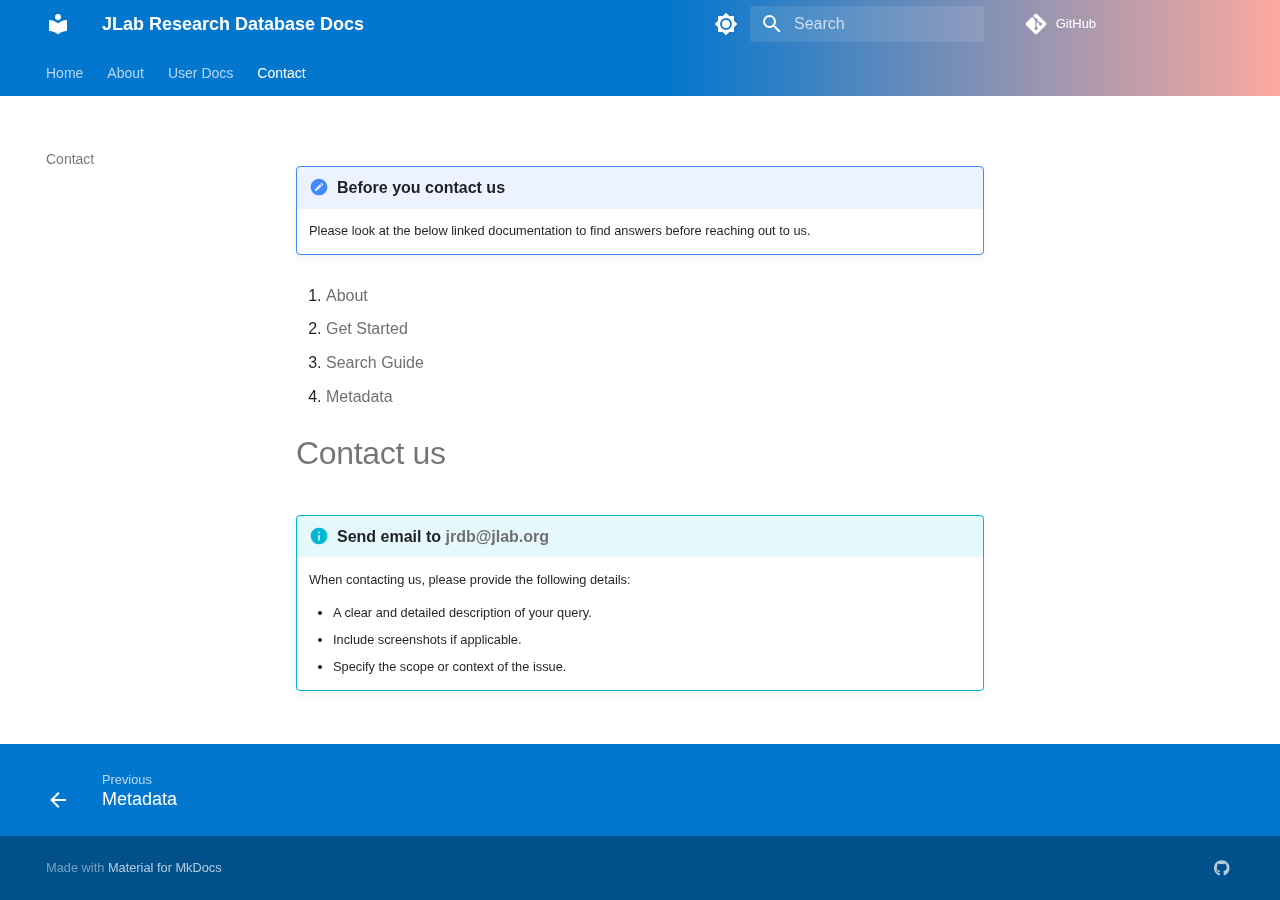
<file: contact/index.html>
<!doctype html>
<html lang="en" class="no-js">
  <head>
    
      <meta charset="utf-8">
      <meta name="viewport" content="width=device-width,initial-scale=1">
      
      
      
      
        <link rel="prev" href="../user-docs/metadata/">
      
      
      
      <link rel="icon" href="../assets/images/favicon.png">
      <meta name="generator" content="mkdocs-1.6.1, mkdocs-material-9.6.5">
    
    
      
        <title>Contact - JLab Research Database Docs</title>
      
    
    
      <link rel="stylesheet" href="../assets/stylesheets/main.8608ea7d.min.css">
      
        
        <link rel="stylesheet" href="../assets/stylesheets/palette.06af60db.min.css">
      
      


    
    
      
    
    
      
    
    
      <link rel="stylesheet" href="../stylesheets/extra.css">
    
    <script>__md_scope=new URL("..",location),__md_hash=e=>[...e].reduce(((e,_)=>(e<<5)-e+_.charCodeAt(0)),0),__md_get=(e,_=localStorage,t=__md_scope)=>JSON.parse(_.getItem(t.pathname+"."+e)),__md_set=(e,_,t=localStorage,a=__md_scope)=>{try{t.setItem(a.pathname+"."+e,JSON.stringify(_))}catch(e){}}</script>
    
      

    
    
    
  </head>
  
  
    
    
      
    
    
    
    
    <body dir="ltr" data-md-color-scheme="default" data-md-color-primary="custom" data-md-color-accent="custom">
  
    
    <input class="md-toggle" data-md-toggle="drawer" type="checkbox" id="__drawer" autocomplete="off">
    <input class="md-toggle" data-md-toggle="search" type="checkbox" id="__search" autocomplete="off">
    <label class="md-overlay" for="__drawer"></label>
    <div data-md-component="skip">
      
        
        <a href="#contact-us" class="md-skip">
          Skip to content
        </a>
      
    </div>
    <div data-md-component="announce">
      
    </div>
    
    
      

<header class="md-header" data-md-component="header">
  <nav class="md-header__inner md-grid" aria-label="Header">
    <a href=".." title="JLab Research Database Docs" class="md-header__button md-logo" aria-label="JLab Research Database Docs" data-md-component="logo">
      
  
  <svg xmlns="http://www.w3.org/2000/svg" viewBox="0 0 24 24"><path d="M12 8a3 3 0 0 0 3-3 3 3 0 0 0-3-3 3 3 0 0 0-3 3 3 3 0 0 0 3 3m0 3.54C9.64 9.35 6.5 8 3 8v11c3.5 0 6.64 1.35 9 3.54 2.36-2.19 5.5-3.54 9-3.54V8c-3.5 0-6.64 1.35-9 3.54"/></svg>

    </a>
    <label class="md-header__button md-icon" for="__drawer">
      
      <svg xmlns="http://www.w3.org/2000/svg" viewBox="0 0 24 24"><path d="M3 6h18v2H3zm0 5h18v2H3zm0 5h18v2H3z"/></svg>
    </label>
    <div class="md-header__title" data-md-component="header-title">
      <div class="md-header__ellipsis">
        <div class="md-header__topic">
          <span class="md-ellipsis">
            JLab Research Database Docs
          </span>
        </div>
        <div class="md-header__topic" data-md-component="header-topic">
          <span class="md-ellipsis">
            
              Contact
            
          </span>
        </div>
      </div>
    </div>
    
      
        <form class="md-header__option" data-md-component="palette">
  
    
    
    
    <input class="md-option" data-md-color-media="(prefers-color-scheme: light)" data-md-color-scheme="default" data-md-color-primary="custom" data-md-color-accent="custom"  aria-label="Switch to dark mode"  type="radio" name="__palette" id="__palette_0">
    
      <label class="md-header__button md-icon" title="Switch to dark mode" for="__palette_1" hidden>
        <svg xmlns="http://www.w3.org/2000/svg" viewBox="0 0 24 24"><path d="M12 8a4 4 0 0 0-4 4 4 4 0 0 0 4 4 4 4 0 0 0 4-4 4 4 0 0 0-4-4m0 10a6 6 0 0 1-6-6 6 6 0 0 1 6-6 6 6 0 0 1 6 6 6 6 0 0 1-6 6m8-9.31V4h-4.69L12 .69 8.69 4H4v4.69L.69 12 4 15.31V20h4.69L12 23.31 15.31 20H20v-4.69L23.31 12z"/></svg>
      </label>
    
  
    
    
    
    <input class="md-option" data-md-color-media="(prefers-color-scheme: dark)" data-md-color-scheme="slate" data-md-color-primary="black" data-md-color-accent="orange"  aria-label="Switch to light mode"  type="radio" name="__palette" id="__palette_1">
    
      <label class="md-header__button md-icon" title="Switch to light mode" for="__palette_0" hidden>
        <svg xmlns="http://www.w3.org/2000/svg" viewBox="0 0 24 24"><path d="M12 18c-.89 0-1.74-.2-2.5-.55C11.56 16.5 13 14.42 13 12s-1.44-4.5-3.5-5.45C10.26 6.2 11.11 6 12 6a6 6 0 0 1 6 6 6 6 0 0 1-6 6m8-9.31V4h-4.69L12 .69 8.69 4H4v4.69L.69 12 4 15.31V20h4.69L12 23.31 15.31 20H20v-4.69L23.31 12z"/></svg>
      </label>
    
  
</form>
      
    
    
      <script>var palette=__md_get("__palette");if(palette&&palette.color){if("(prefers-color-scheme)"===palette.color.media){var media=matchMedia("(prefers-color-scheme: light)"),input=document.querySelector(media.matches?"[data-md-color-media='(prefers-color-scheme: light)']":"[data-md-color-media='(prefers-color-scheme: dark)']");palette.color.media=input.getAttribute("data-md-color-media"),palette.color.scheme=input.getAttribute("data-md-color-scheme"),palette.color.primary=input.getAttribute("data-md-color-primary"),palette.color.accent=input.getAttribute("data-md-color-accent")}for(var[key,value]of Object.entries(palette.color))document.body.setAttribute("data-md-color-"+key,value)}</script>
    
    
    
      <label class="md-header__button md-icon" for="__search">
        
        <svg xmlns="http://www.w3.org/2000/svg" viewBox="0 0 24 24"><path d="M9.5 3A6.5 6.5 0 0 1 16 9.5c0 1.61-.59 3.09-1.56 4.23l.27.27h.79l5 5-1.5 1.5-5-5v-.79l-.27-.27A6.52 6.52 0 0 1 9.5 16 6.5 6.5 0 0 1 3 9.5 6.5 6.5 0 0 1 9.5 3m0 2C7 5 5 7 5 9.5S7 14 9.5 14 14 12 14 9.5 12 5 9.5 5"/></svg>
      </label>
      <div class="md-search" data-md-component="search" role="dialog">
  <label class="md-search__overlay" for="__search"></label>
  <div class="md-search__inner" role="search">
    <form class="md-search__form" name="search">
      <input type="text" class="md-search__input" name="query" aria-label="Search" placeholder="Search" autocapitalize="off" autocorrect="off" autocomplete="off" spellcheck="false" data-md-component="search-query" required>
      <label class="md-search__icon md-icon" for="__search">
        
        <svg xmlns="http://www.w3.org/2000/svg" viewBox="0 0 24 24"><path d="M9.5 3A6.5 6.5 0 0 1 16 9.5c0 1.61-.59 3.09-1.56 4.23l.27.27h.79l5 5-1.5 1.5-5-5v-.79l-.27-.27A6.52 6.52 0 0 1 9.5 16 6.5 6.5 0 0 1 3 9.5 6.5 6.5 0 0 1 9.5 3m0 2C7 5 5 7 5 9.5S7 14 9.5 14 14 12 14 9.5 12 5 9.5 5"/></svg>
        
        <svg xmlns="http://www.w3.org/2000/svg" viewBox="0 0 24 24"><path d="M20 11v2H8l5.5 5.5-1.42 1.42L4.16 12l7.92-7.92L13.5 5.5 8 11z"/></svg>
      </label>
      <nav class="md-search__options" aria-label="Search">
        
        <button type="reset" class="md-search__icon md-icon" title="Clear" aria-label="Clear" tabindex="-1">
          
          <svg xmlns="http://www.w3.org/2000/svg" viewBox="0 0 24 24"><path d="M19 6.41 17.59 5 12 10.59 6.41 5 5 6.41 10.59 12 5 17.59 6.41 19 12 13.41 17.59 19 19 17.59 13.41 12z"/></svg>
        </button>
      </nav>
      
    </form>
    <div class="md-search__output">
      <div class="md-search__scrollwrap" tabindex="0" data-md-scrollfix>
        <div class="md-search-result" data-md-component="search-result">
          <div class="md-search-result__meta">
            Initializing search
          </div>
          <ol class="md-search-result__list" role="presentation"></ol>
        </div>
      </div>
    </div>
  </div>
</div>
    
    
      <div class="md-header__source">
        <a href="https://github.com/JeffersonLab/invenioRDM-docs" title="Go to repository" class="md-source" data-md-component="source">
  <div class="md-source__icon md-icon">
    
    <svg xmlns="http://www.w3.org/2000/svg" viewBox="0 0 448 512"><!--! Font Awesome Free 6.7.2 by @fontawesome - https://fontawesome.com License - https://fontawesome.com/license/free (Icons: CC BY 4.0, Fonts: SIL OFL 1.1, Code: MIT License) Copyright 2024 Fonticons, Inc.--><path d="M439.55 236.05 244 40.45a28.87 28.87 0 0 0-40.81 0l-40.66 40.63 51.52 51.52c27.06-9.14 52.68 16.77 43.39 43.68l49.66 49.66c34.23-11.8 61.18 31 35.47 56.69-26.49 26.49-70.21-2.87-56-37.34L240.22 199v121.85c25.3 12.54 22.26 41.85 9.08 55a34.34 34.34 0 0 1-48.55 0c-17.57-17.6-11.07-46.91 11.25-56v-123c-20.8-8.51-24.6-30.74-18.64-45L142.57 101 8.45 235.14a28.86 28.86 0 0 0 0 40.81l195.61 195.6a28.86 28.86 0 0 0 40.8 0l194.69-194.69a28.86 28.86 0 0 0 0-40.81"/></svg>
  </div>
  <div class="md-source__repository">
    GitHub
  </div>
</a>
      </div>
    
  </nav>
  
</header>
    
    <div class="md-container" data-md-component="container">
      
      
        
          
            
<nav class="md-tabs" aria-label="Tabs" data-md-component="tabs">
  <div class="md-grid">
    <ul class="md-tabs__list">
      
        
  
  
  
    <li class="md-tabs__item">
      <a href=".." class="md-tabs__link">
        
  
    
  
  Home

      </a>
    </li>
  

      
        
  
  
  
    <li class="md-tabs__item">
      <a href="../about/" class="md-tabs__link">
        
  
    
  
  About

      </a>
    </li>
  

      
        
  
  
  
    
    
      <li class="md-tabs__item">
        <a href="../user-docs/" class="md-tabs__link">
          
  
  User Docs

        </a>
      </li>
    
  

      
        
  
  
    
  
  
    <li class="md-tabs__item md-tabs__item--active">
      <a href="./" class="md-tabs__link">
        
  
    
  
  Contact

      </a>
    </li>
  

      
    </ul>
  </div>
</nav>
          
        
      
      <main class="md-main" data-md-component="main">
        <div class="md-main__inner md-grid">
          
            
              
              <div class="md-sidebar md-sidebar--primary" data-md-component="sidebar" data-md-type="navigation" >
                <div class="md-sidebar__scrollwrap">
                  <div class="md-sidebar__inner">
                    


  


<nav class="md-nav md-nav--primary md-nav--lifted" aria-label="Navigation" data-md-level="0">
  <label class="md-nav__title" for="__drawer">
    <a href=".." title="JLab Research Database Docs" class="md-nav__button md-logo" aria-label="JLab Research Database Docs" data-md-component="logo">
      
  
  <svg xmlns="http://www.w3.org/2000/svg" viewBox="0 0 24 24"><path d="M12 8a3 3 0 0 0 3-3 3 3 0 0 0-3-3 3 3 0 0 0-3 3 3 3 0 0 0 3 3m0 3.54C9.64 9.35 6.5 8 3 8v11c3.5 0 6.64 1.35 9 3.54 2.36-2.19 5.5-3.54 9-3.54V8c-3.5 0-6.64 1.35-9 3.54"/></svg>

    </a>
    JLab Research Database Docs
  </label>
  
    <div class="md-nav__source">
      <a href="https://github.com/JeffersonLab/invenioRDM-docs" title="Go to repository" class="md-source" data-md-component="source">
  <div class="md-source__icon md-icon">
    
    <svg xmlns="http://www.w3.org/2000/svg" viewBox="0 0 448 512"><!--! Font Awesome Free 6.7.2 by @fontawesome - https://fontawesome.com License - https://fontawesome.com/license/free (Icons: CC BY 4.0, Fonts: SIL OFL 1.1, Code: MIT License) Copyright 2024 Fonticons, Inc.--><path d="M439.55 236.05 244 40.45a28.87 28.87 0 0 0-40.81 0l-40.66 40.63 51.52 51.52c27.06-9.14 52.68 16.77 43.39 43.68l49.66 49.66c34.23-11.8 61.18 31 35.47 56.69-26.49 26.49-70.21-2.87-56-37.34L240.22 199v121.85c25.3 12.54 22.26 41.85 9.08 55a34.34 34.34 0 0 1-48.55 0c-17.57-17.6-11.07-46.91 11.25-56v-123c-20.8-8.51-24.6-30.74-18.64-45L142.57 101 8.45 235.14a28.86 28.86 0 0 0 0 40.81l195.61 195.6a28.86 28.86 0 0 0 40.8 0l194.69-194.69a28.86 28.86 0 0 0 0-40.81"/></svg>
  </div>
  <div class="md-source__repository">
    GitHub
  </div>
</a>
    </div>
  
  <ul class="md-nav__list" data-md-scrollfix>
    
      
      
  
  
  
  
    <li class="md-nav__item">
      <a href=".." class="md-nav__link">
        
  
  <span class="md-ellipsis">
    Home
    
  </span>
  

      </a>
    </li>
  

    
      
      
  
  
  
  
    <li class="md-nav__item">
      <a href="../about/" class="md-nav__link">
        
  
  <span class="md-ellipsis">
    About
    
  </span>
  

      </a>
    </li>
  

    
      
      
  
  
  
  
    
    
    
      
      
    
    
    <li class="md-nav__item md-nav__item--nested">
      
        
        
        <input class="md-nav__toggle md-toggle " type="checkbox" id="__nav_3" >
        
          
          <label class="md-nav__link" for="__nav_3" id="__nav_3_label" tabindex="0">
            
  
  <span class="md-ellipsis">
    User Docs
    
  </span>
  

            <span class="md-nav__icon md-icon"></span>
          </label>
        
        <nav class="md-nav" data-md-level="1" aria-labelledby="__nav_3_label" aria-expanded="false">
          <label class="md-nav__title" for="__nav_3">
            <span class="md-nav__icon md-icon"></span>
            User Docs
          </label>
          <ul class="md-nav__list" data-md-scrollfix>
            
              
                
  
  
  
  
    <li class="md-nav__item">
      <a href="../user-docs/" class="md-nav__link">
        
  
  <span class="md-ellipsis">
    Overview
    
  </span>
  

      </a>
    </li>
  

              
            
              
                
  
  
  
  
    <li class="md-nav__item">
      <a href="../user-docs/get-started/get-started/" class="md-nav__link">
        
  
  <span class="md-ellipsis">
    Get Started
    
  </span>
  

      </a>
    </li>
  

              
            
              
                
  
  
  
  
    <li class="md-nav__item">
      <a href="../user-docs/search-guide/search-guide/" class="md-nav__link">
        
  
  <span class="md-ellipsis">
    Search Guide
    
  </span>
  

      </a>
    </li>
  

              
            
              
                
  
  
  
  
    <li class="md-nav__item">
      <a href="../user-docs/metadata/" class="md-nav__link">
        
  
  <span class="md-ellipsis">
    Metadata
    
  </span>
  

      </a>
    </li>
  

              
            
          </ul>
        </nav>
      
    </li>
  

    
      
      
  
  
    
  
  
  
    <li class="md-nav__item md-nav__item--active">
      
      <input class="md-nav__toggle md-toggle" type="checkbox" id="__toc">
      
      
        
      
      
      <a href="./" class="md-nav__link md-nav__link--active">
        
  
  <span class="md-ellipsis">
    Contact
    
  </span>
  

      </a>
      
    </li>
  

    
  </ul>
</nav>
                  </div>
                </div>
              </div>
            
            
              
              <div class="md-sidebar md-sidebar--secondary" data-md-component="sidebar" data-md-type="toc" >
                <div class="md-sidebar__scrollwrap">
                  <div class="md-sidebar__inner">
                    

<nav class="md-nav md-nav--secondary" aria-label="Table of contents">
  
  
  
    
  
  
</nav>
                  </div>
                </div>
              </div>
            
          
          
            <div class="md-content" data-md-component="content">
              <article class="md-content__inner md-typeset">
                
                  


  
  


<div class="admonition alert">
<p class="admonition-title">Before you contact us</p>
<p>Please look at the below linked documentation to find answers before reaching out to us.</p>
</div>
<ol>
<li>
<p><a href="../about/">About</a></p>
</li>
<li>
<p><a href="../user-docs/get-started/get-started/">Get Started</a></p>
</li>
<li>
<p><a href="../user-docs/search-guide/search-guide/">Search Guide</a> </p>
</li>
<li>
<p><a href="../user-docs/metadata/">Metadata</a></p>
</li>
</ol>
<h1 id="contact-us">Contact us<a class="headerlink" href="#contact-us" title="Permanent link">&para;</a></h1>
<div class="admonition info">
<p class="admonition-title">Send email to <a href="mailto:jrdb@jlab.org">jrdb@jlab.org</a></p>
<p>When contacting us, please provide the following details:</p>
<ul>
<li>A clear and detailed description of your query.</li>
<li>Include screenshots if applicable.</li>
<li>Specify the scope or context of the issue.</li>
</ul>
</div>












                
              </article>
            </div>
          
          
<script>var target=document.getElementById(location.hash.slice(1));target&&target.name&&(target.checked=target.name.startsWith("__tabbed_"))</script>
        </div>
        
      </main>
      
        <footer class="md-footer">
  
    
      
      <nav class="md-footer__inner md-grid" aria-label="Footer" >
        
          
          <a href="../user-docs/metadata/" class="md-footer__link md-footer__link--prev" aria-label="Previous: Metadata">
            <div class="md-footer__button md-icon">
              
              <svg xmlns="http://www.w3.org/2000/svg" viewBox="0 0 24 24"><path d="M20 11v2H8l5.5 5.5-1.42 1.42L4.16 12l7.92-7.92L13.5 5.5 8 11z"/></svg>
            </div>
            <div class="md-footer__title">
              <span class="md-footer__direction">
                Previous
              </span>
              <div class="md-ellipsis">
                Metadata
              </div>
            </div>
          </a>
        
        
      </nav>
    
  
  <div class="md-footer-meta md-typeset">
    <div class="md-footer-meta__inner md-grid">
      <div class="md-copyright">
  
  
    Made with
    <a href="https://squidfunk.github.io/mkdocs-material/" target="_blank" rel="noopener">
      Material for MkDocs
    </a>
  
</div>
      
        <div class="md-social">
  
    
    
    
    
      
      
    
    <a href="https://github.com/JeffersonLab/invenioRDM-docs" target="_blank" rel="noopener" title="github.com" class="md-social__link">
      <svg xmlns="http://www.w3.org/2000/svg" viewBox="0 0 496 512"><!--! Font Awesome Free 6.7.2 by @fontawesome - https://fontawesome.com License - https://fontawesome.com/license/free (Icons: CC BY 4.0, Fonts: SIL OFL 1.1, Code: MIT License) Copyright 2024 Fonticons, Inc.--><path d="M165.9 397.4c0 2-2.3 3.6-5.2 3.6-3.3.3-5.6-1.3-5.6-3.6 0-2 2.3-3.6 5.2-3.6 3-.3 5.6 1.3 5.6 3.6m-31.1-4.5c-.7 2 1.3 4.3 4.3 4.9 2.6 1 5.6 0 6.2-2s-1.3-4.3-4.3-5.2c-2.6-.7-5.5.3-6.2 2.3m44.2-1.7c-2.9.7-4.9 2.6-4.6 4.9.3 2 2.9 3.3 5.9 2.6 2.9-.7 4.9-2.6 4.6-4.6-.3-1.9-3-3.2-5.9-2.9M244.8 8C106.1 8 0 113.3 0 252c0 110.9 69.8 205.8 169.5 239.2 12.8 2.3 17.3-5.6 17.3-12.1 0-6.2-.3-40.4-.3-61.4 0 0-70 15-84.7-29.8 0 0-11.4-29.1-27.8-36.6 0 0-22.9-15.7 1.6-15.4 0 0 24.9 2 38.6 25.8 21.9 38.6 58.6 27.5 72.9 20.9 2.3-16 8.8-27.1 16-33.7-55.9-6.2-112.3-14.3-112.3-110.5 0-27.5 7.6-41.3 23.6-58.9-2.6-6.5-11.1-33.3 2.6-67.9 20.9-6.5 69 27 69 27 20-5.6 41.5-8.5 62.8-8.5s42.8 2.9 62.8 8.5c0 0 48.1-33.6 69-27 13.7 34.7 5.2 61.4 2.6 67.9 16 17.7 25.8 31.5 25.8 58.9 0 96.5-58.9 104.2-114.8 110.5 9.2 7.9 17 22.9 17 46.4 0 33.7-.3 75.4-.3 83.6 0 6.5 4.6 14.4 17.3 12.1C428.2 457.8 496 362.9 496 252 496 113.3 383.5 8 244.8 8M97.2 352.9c-1.3 1-1 3.3.7 5.2 1.6 1.6 3.9 2.3 5.2 1 1.3-1 1-3.3-.7-5.2-1.6-1.6-3.9-2.3-5.2-1m-10.8-8.1c-.7 1.3.3 2.9 2.3 3.9 1.6 1 3.6.7 4.3-.7.7-1.3-.3-2.9-2.3-3.9-2-.6-3.6-.3-4.3.7m32.4 35.6c-1.6 1.3-1 4.3 1.3 6.2 2.3 2.3 5.2 2.6 6.5 1 1.3-1.3.7-4.3-1.3-6.2-2.2-2.3-5.2-2.6-6.5-1m-11.4-14.7c-1.6 1-1.6 3.6 0 5.9s4.3 3.3 5.6 2.3c1.6-1.3 1.6-3.9 0-6.2-1.4-2.3-4-3.3-5.6-2"/></svg>
    </a>
  
</div>
      
    </div>
  </div>
</footer>
      
    </div>
    <div class="md-dialog" data-md-component="dialog">
      <div class="md-dialog__inner md-typeset"></div>
    </div>
    
    
    <script id="__config" type="application/json">{"base": "..", "features": ["navigation.tabs", "navigation.footer", "content.code.copy"], "search": "../assets/javascripts/workers/search.f8cc74c7.min.js", "translations": {"clipboard.copied": "Copied to clipboard", "clipboard.copy": "Copy to clipboard", "search.result.more.one": "1 more on this page", "search.result.more.other": "# more on this page", "search.result.none": "No matching documents", "search.result.one": "1 matching document", "search.result.other": "# matching documents", "search.result.placeholder": "Type to start searching", "search.result.term.missing": "Missing", "select.version": "Select version"}}</script>
    
    
      <script src="../assets/javascripts/bundle.f1b6f286.min.js"></script>
      
    
  </body>
</html>
</file>
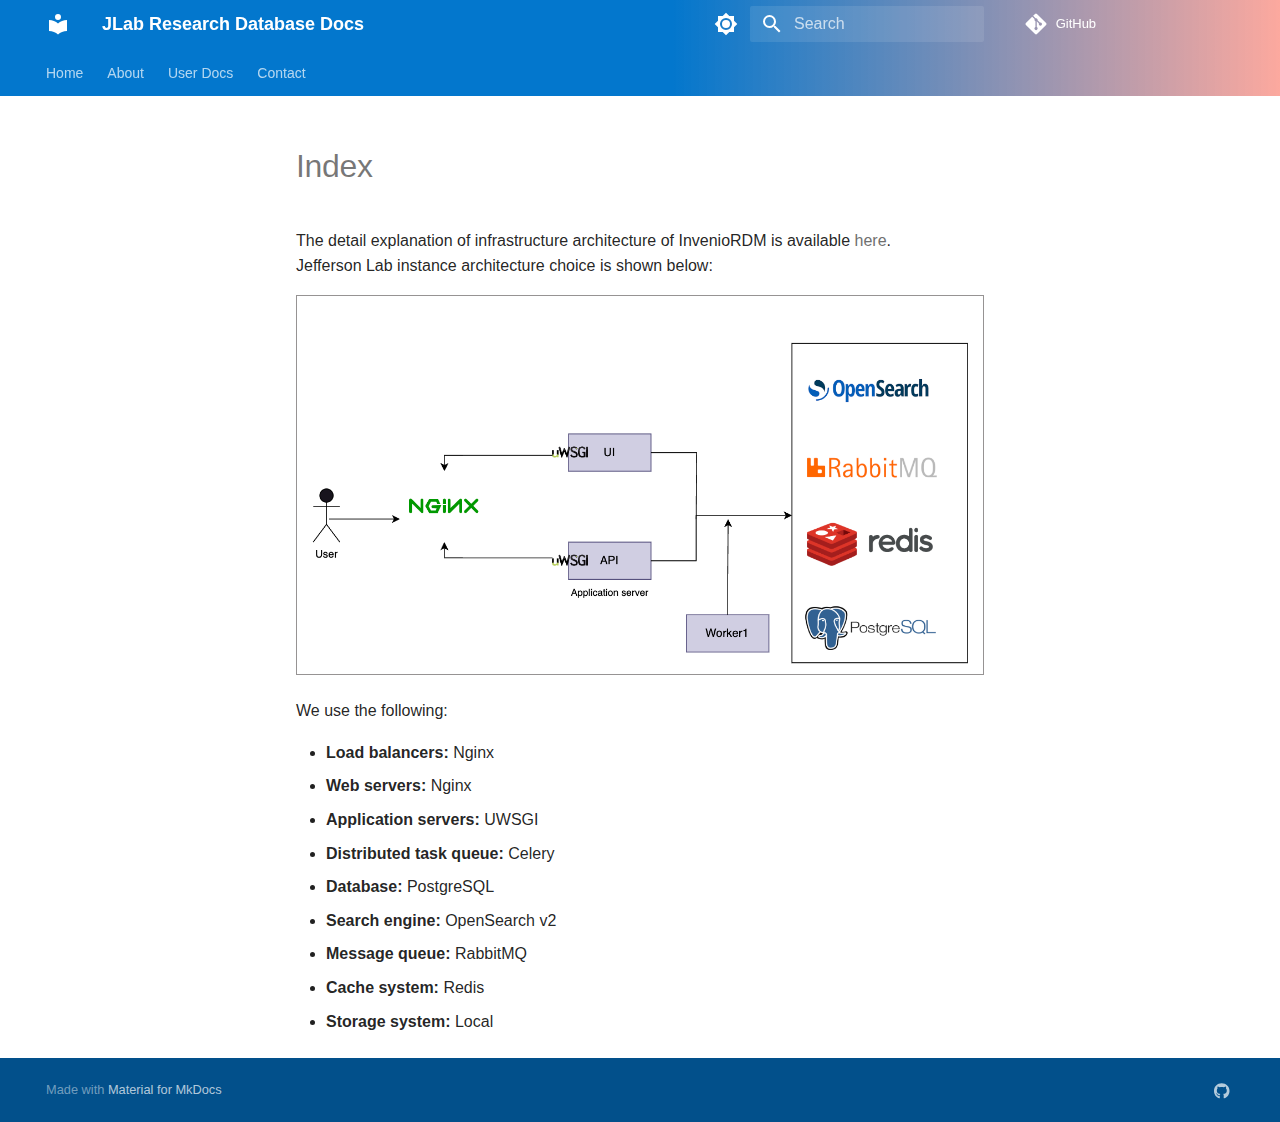
<file: infrastructure/index.html>
<!doctype html>
<html lang="en" class="no-js">
  <head>
    
      <meta charset="utf-8">
      <meta name="viewport" content="width=device-width,initial-scale=1">
      
      
      
      
      
      
      <link rel="icon" href="../assets/images/favicon.png">
      <meta name="generator" content="mkdocs-1.6.1, mkdocs-material-9.6.5">
    
    
      
        <title>Index - JLab Research Database Docs</title>
      
    
    
      <link rel="stylesheet" href="../assets/stylesheets/main.8608ea7d.min.css">
      
        
        <link rel="stylesheet" href="../assets/stylesheets/palette.06af60db.min.css">
      
      


    
    
      
    
    
      
    
    
      <link rel="stylesheet" href="../stylesheets/extra.css">
    
    <script>__md_scope=new URL("..",location),__md_hash=e=>[...e].reduce(((e,_)=>(e<<5)-e+_.charCodeAt(0)),0),__md_get=(e,_=localStorage,t=__md_scope)=>JSON.parse(_.getItem(t.pathname+"."+e)),__md_set=(e,_,t=localStorage,a=__md_scope)=>{try{t.setItem(a.pathname+"."+e,JSON.stringify(_))}catch(e){}}</script>
    
      

    
    
    
  </head>
  
  
    
    
      
    
    
    
    
    <body dir="ltr" data-md-color-scheme="default" data-md-color-primary="custom" data-md-color-accent="custom">
  
    
    <input class="md-toggle" data-md-toggle="drawer" type="checkbox" id="__drawer" autocomplete="off">
    <input class="md-toggle" data-md-toggle="search" type="checkbox" id="__search" autocomplete="off">
    <label class="md-overlay" for="__drawer"></label>
    <div data-md-component="skip">
      
    </div>
    <div data-md-component="announce">
      
    </div>
    
    
      

<header class="md-header" data-md-component="header">
  <nav class="md-header__inner md-grid" aria-label="Header">
    <a href=".." title="JLab Research Database Docs" class="md-header__button md-logo" aria-label="JLab Research Database Docs" data-md-component="logo">
      
  
  <svg xmlns="http://www.w3.org/2000/svg" viewBox="0 0 24 24"><path d="M12 8a3 3 0 0 0 3-3 3 3 0 0 0-3-3 3 3 0 0 0-3 3 3 3 0 0 0 3 3m0 3.54C9.64 9.35 6.5 8 3 8v11c3.5 0 6.64 1.35 9 3.54 2.36-2.19 5.5-3.54 9-3.54V8c-3.5 0-6.64 1.35-9 3.54"/></svg>

    </a>
    <label class="md-header__button md-icon" for="__drawer">
      
      <svg xmlns="http://www.w3.org/2000/svg" viewBox="0 0 24 24"><path d="M3 6h18v2H3zm0 5h18v2H3zm0 5h18v2H3z"/></svg>
    </label>
    <div class="md-header__title" data-md-component="header-title">
      <div class="md-header__ellipsis">
        <div class="md-header__topic">
          <span class="md-ellipsis">
            JLab Research Database Docs
          </span>
        </div>
        <div class="md-header__topic" data-md-component="header-topic">
          <span class="md-ellipsis">
            
              Index
            
          </span>
        </div>
      </div>
    </div>
    
      
        <form class="md-header__option" data-md-component="palette">
  
    
    
    
    <input class="md-option" data-md-color-media="(prefers-color-scheme: light)" data-md-color-scheme="default" data-md-color-primary="custom" data-md-color-accent="custom"  aria-label="Switch to dark mode"  type="radio" name="__palette" id="__palette_0">
    
      <label class="md-header__button md-icon" title="Switch to dark mode" for="__palette_1" hidden>
        <svg xmlns="http://www.w3.org/2000/svg" viewBox="0 0 24 24"><path d="M12 8a4 4 0 0 0-4 4 4 4 0 0 0 4 4 4 4 0 0 0 4-4 4 4 0 0 0-4-4m0 10a6 6 0 0 1-6-6 6 6 0 0 1 6-6 6 6 0 0 1 6 6 6 6 0 0 1-6 6m8-9.31V4h-4.69L12 .69 8.69 4H4v4.69L.69 12 4 15.31V20h4.69L12 23.31 15.31 20H20v-4.69L23.31 12z"/></svg>
      </label>
    
  
    
    
    
    <input class="md-option" data-md-color-media="(prefers-color-scheme: dark)" data-md-color-scheme="slate" data-md-color-primary="black" data-md-color-accent="orange"  aria-label="Switch to light mode"  type="radio" name="__palette" id="__palette_1">
    
      <label class="md-header__button md-icon" title="Switch to light mode" for="__palette_0" hidden>
        <svg xmlns="http://www.w3.org/2000/svg" viewBox="0 0 24 24"><path d="M12 18c-.89 0-1.74-.2-2.5-.55C11.56 16.5 13 14.42 13 12s-1.44-4.5-3.5-5.45C10.26 6.2 11.11 6 12 6a6 6 0 0 1 6 6 6 6 0 0 1-6 6m8-9.31V4h-4.69L12 .69 8.69 4H4v4.69L.69 12 4 15.31V20h4.69L12 23.31 15.31 20H20v-4.69L23.31 12z"/></svg>
      </label>
    
  
</form>
      
    
    
      <script>var palette=__md_get("__palette");if(palette&&palette.color){if("(prefers-color-scheme)"===palette.color.media){var media=matchMedia("(prefers-color-scheme: light)"),input=document.querySelector(media.matches?"[data-md-color-media='(prefers-color-scheme: light)']":"[data-md-color-media='(prefers-color-scheme: dark)']");palette.color.media=input.getAttribute("data-md-color-media"),palette.color.scheme=input.getAttribute("data-md-color-scheme"),palette.color.primary=input.getAttribute("data-md-color-primary"),palette.color.accent=input.getAttribute("data-md-color-accent")}for(var[key,value]of Object.entries(palette.color))document.body.setAttribute("data-md-color-"+key,value)}</script>
    
    
    
      <label class="md-header__button md-icon" for="__search">
        
        <svg xmlns="http://www.w3.org/2000/svg" viewBox="0 0 24 24"><path d="M9.5 3A6.5 6.5 0 0 1 16 9.5c0 1.61-.59 3.09-1.56 4.23l.27.27h.79l5 5-1.5 1.5-5-5v-.79l-.27-.27A6.52 6.52 0 0 1 9.5 16 6.5 6.5 0 0 1 3 9.5 6.5 6.5 0 0 1 9.5 3m0 2C7 5 5 7 5 9.5S7 14 9.5 14 14 12 14 9.5 12 5 9.5 5"/></svg>
      </label>
      <div class="md-search" data-md-component="search" role="dialog">
  <label class="md-search__overlay" for="__search"></label>
  <div class="md-search__inner" role="search">
    <form class="md-search__form" name="search">
      <input type="text" class="md-search__input" name="query" aria-label="Search" placeholder="Search" autocapitalize="off" autocorrect="off" autocomplete="off" spellcheck="false" data-md-component="search-query" required>
      <label class="md-search__icon md-icon" for="__search">
        
        <svg xmlns="http://www.w3.org/2000/svg" viewBox="0 0 24 24"><path d="M9.5 3A6.5 6.5 0 0 1 16 9.5c0 1.61-.59 3.09-1.56 4.23l.27.27h.79l5 5-1.5 1.5-5-5v-.79l-.27-.27A6.52 6.52 0 0 1 9.5 16 6.5 6.5 0 0 1 3 9.5 6.5 6.5 0 0 1 9.5 3m0 2C7 5 5 7 5 9.5S7 14 9.5 14 14 12 14 9.5 12 5 9.5 5"/></svg>
        
        <svg xmlns="http://www.w3.org/2000/svg" viewBox="0 0 24 24"><path d="M20 11v2H8l5.5 5.5-1.42 1.42L4.16 12l7.92-7.92L13.5 5.5 8 11z"/></svg>
      </label>
      <nav class="md-search__options" aria-label="Search">
        
        <button type="reset" class="md-search__icon md-icon" title="Clear" aria-label="Clear" tabindex="-1">
          
          <svg xmlns="http://www.w3.org/2000/svg" viewBox="0 0 24 24"><path d="M19 6.41 17.59 5 12 10.59 6.41 5 5 6.41 10.59 12 5 17.59 6.41 19 12 13.41 17.59 19 19 17.59 13.41 12z"/></svg>
        </button>
      </nav>
      
    </form>
    <div class="md-search__output">
      <div class="md-search__scrollwrap" tabindex="0" data-md-scrollfix>
        <div class="md-search-result" data-md-component="search-result">
          <div class="md-search-result__meta">
            Initializing search
          </div>
          <ol class="md-search-result__list" role="presentation"></ol>
        </div>
      </div>
    </div>
  </div>
</div>
    
    
      <div class="md-header__source">
        <a href="https://github.com/JeffersonLab/invenioRDM-docs" title="Go to repository" class="md-source" data-md-component="source">
  <div class="md-source__icon md-icon">
    
    <svg xmlns="http://www.w3.org/2000/svg" viewBox="0 0 448 512"><!--! Font Awesome Free 6.7.2 by @fontawesome - https://fontawesome.com License - https://fontawesome.com/license/free (Icons: CC BY 4.0, Fonts: SIL OFL 1.1, Code: MIT License) Copyright 2024 Fonticons, Inc.--><path d="M439.55 236.05 244 40.45a28.87 28.87 0 0 0-40.81 0l-40.66 40.63 51.52 51.52c27.06-9.14 52.68 16.77 43.39 43.68l49.66 49.66c34.23-11.8 61.18 31 35.47 56.69-26.49 26.49-70.21-2.87-56-37.34L240.22 199v121.85c25.3 12.54 22.26 41.85 9.08 55a34.34 34.34 0 0 1-48.55 0c-17.57-17.6-11.07-46.91 11.25-56v-123c-20.8-8.51-24.6-30.74-18.64-45L142.57 101 8.45 235.14a28.86 28.86 0 0 0 0 40.81l195.61 195.6a28.86 28.86 0 0 0 40.8 0l194.69-194.69a28.86 28.86 0 0 0 0-40.81"/></svg>
  </div>
  <div class="md-source__repository">
    GitHub
  </div>
</a>
      </div>
    
  </nav>
  
</header>
    
    <div class="md-container" data-md-component="container">
      
      
        
          
            
<nav class="md-tabs" aria-label="Tabs" data-md-component="tabs">
  <div class="md-grid">
    <ul class="md-tabs__list">
      
        
  
  
  
    <li class="md-tabs__item">
      <a href=".." class="md-tabs__link">
        
  
    
  
  Home

      </a>
    </li>
  

      
        
  
  
  
    <li class="md-tabs__item">
      <a href="../about/" class="md-tabs__link">
        
  
    
  
  About

      </a>
    </li>
  

      
        
  
  
  
    
    
      <li class="md-tabs__item">
        <a href="../user-docs/" class="md-tabs__link">
          
  
  User Docs

        </a>
      </li>
    
  

      
        
  
  
  
    <li class="md-tabs__item">
      <a href="../contact/" class="md-tabs__link">
        
  
    
  
  Contact

      </a>
    </li>
  

      
    </ul>
  </div>
</nav>
          
        
      
      <main class="md-main" data-md-component="main">
        <div class="md-main__inner md-grid">
          
            
              
              <div class="md-sidebar md-sidebar--primary" data-md-component="sidebar" data-md-type="navigation" >
                <div class="md-sidebar__scrollwrap">
                  <div class="md-sidebar__inner">
                    


  


<nav class="md-nav md-nav--primary md-nav--lifted" aria-label="Navigation" data-md-level="0">
  <label class="md-nav__title" for="__drawer">
    <a href=".." title="JLab Research Database Docs" class="md-nav__button md-logo" aria-label="JLab Research Database Docs" data-md-component="logo">
      
  
  <svg xmlns="http://www.w3.org/2000/svg" viewBox="0 0 24 24"><path d="M12 8a3 3 0 0 0 3-3 3 3 0 0 0-3-3 3 3 0 0 0-3 3 3 3 0 0 0 3 3m0 3.54C9.64 9.35 6.5 8 3 8v11c3.5 0 6.64 1.35 9 3.54 2.36-2.19 5.5-3.54 9-3.54V8c-3.5 0-6.64 1.35-9 3.54"/></svg>

    </a>
    JLab Research Database Docs
  </label>
  
    <div class="md-nav__source">
      <a href="https://github.com/JeffersonLab/invenioRDM-docs" title="Go to repository" class="md-source" data-md-component="source">
  <div class="md-source__icon md-icon">
    
    <svg xmlns="http://www.w3.org/2000/svg" viewBox="0 0 448 512"><!--! Font Awesome Free 6.7.2 by @fontawesome - https://fontawesome.com License - https://fontawesome.com/license/free (Icons: CC BY 4.0, Fonts: SIL OFL 1.1, Code: MIT License) Copyright 2024 Fonticons, Inc.--><path d="M439.55 236.05 244 40.45a28.87 28.87 0 0 0-40.81 0l-40.66 40.63 51.52 51.52c27.06-9.14 52.68 16.77 43.39 43.68l49.66 49.66c34.23-11.8 61.18 31 35.47 56.69-26.49 26.49-70.21-2.87-56-37.34L240.22 199v121.85c25.3 12.54 22.26 41.85 9.08 55a34.34 34.34 0 0 1-48.55 0c-17.57-17.6-11.07-46.91 11.25-56v-123c-20.8-8.51-24.6-30.74-18.64-45L142.57 101 8.45 235.14a28.86 28.86 0 0 0 0 40.81l195.61 195.6a28.86 28.86 0 0 0 40.8 0l194.69-194.69a28.86 28.86 0 0 0 0-40.81"/></svg>
  </div>
  <div class="md-source__repository">
    GitHub
  </div>
</a>
    </div>
  
  <ul class="md-nav__list" data-md-scrollfix>
    
      
      
  
  
  
  
    <li class="md-nav__item">
      <a href=".." class="md-nav__link">
        
  
  <span class="md-ellipsis">
    Home
    
  </span>
  

      </a>
    </li>
  

    
      
      
  
  
  
  
    <li class="md-nav__item">
      <a href="../about/" class="md-nav__link">
        
  
  <span class="md-ellipsis">
    About
    
  </span>
  

      </a>
    </li>
  

    
      
      
  
  
  
  
    
    
    
      
      
    
    
    <li class="md-nav__item md-nav__item--nested">
      
        
        
        <input class="md-nav__toggle md-toggle " type="checkbox" id="__nav_3" >
        
          
          <label class="md-nav__link" for="__nav_3" id="__nav_3_label" tabindex="0">
            
  
  <span class="md-ellipsis">
    User Docs
    
  </span>
  

            <span class="md-nav__icon md-icon"></span>
          </label>
        
        <nav class="md-nav" data-md-level="1" aria-labelledby="__nav_3_label" aria-expanded="false">
          <label class="md-nav__title" for="__nav_3">
            <span class="md-nav__icon md-icon"></span>
            User Docs
          </label>
          <ul class="md-nav__list" data-md-scrollfix>
            
              
                
  
  
  
  
    <li class="md-nav__item">
      <a href="../user-docs/" class="md-nav__link">
        
  
  <span class="md-ellipsis">
    Overview
    
  </span>
  

      </a>
    </li>
  

              
            
              
                
  
  
  
  
    <li class="md-nav__item">
      <a href="../user-docs/get-started/get-started/" class="md-nav__link">
        
  
  <span class="md-ellipsis">
    Get Started
    
  </span>
  

      </a>
    </li>
  

              
            
              
                
  
  
  
  
    <li class="md-nav__item">
      <a href="../user-docs/search-guide/search-guide/" class="md-nav__link">
        
  
  <span class="md-ellipsis">
    Search Guide
    
  </span>
  

      </a>
    </li>
  

              
            
              
                
  
  
  
  
    <li class="md-nav__item">
      <a href="../user-docs/metadata/" class="md-nav__link">
        
  
  <span class="md-ellipsis">
    Metadata
    
  </span>
  

      </a>
    </li>
  

              
            
          </ul>
        </nav>
      
    </li>
  

    
      
      
  
  
  
  
    <li class="md-nav__item">
      <a href="../contact/" class="md-nav__link">
        
  
  <span class="md-ellipsis">
    Contact
    
  </span>
  

      </a>
    </li>
  

    
  </ul>
</nav>
                  </div>
                </div>
              </div>
            
            
              
              <div class="md-sidebar md-sidebar--secondary" data-md-component="sidebar" data-md-type="toc" >
                <div class="md-sidebar__scrollwrap">
                  <div class="md-sidebar__inner">
                    

<nav class="md-nav md-nav--secondary" aria-label="Table of contents">
  
  
  
  
</nav>
                  </div>
                </div>
              </div>
            
          
          
            <div class="md-content" data-md-component="content">
              <article class="md-content__inner md-typeset">
                
                  


  
  


  <h1>Index</h1>

<p>The detail explanation of infrastructure architecture of InvenioRDM is available <a href="https://inveniordm.docs.cern.ch/develop/architecture/infrastructure/">here</a>. </br>
Jefferson Lab instance architecture choice is shown below:</p>
<p><img alt="JLab Instance Architecture" src="../images/jlab-architecture.png" /></p>
<p>We use the following:</p>
<ul>
<li><strong>Load balancers:</strong> Nginx </li>
<li><strong>Web servers:</strong> Nginx</li>
<li><strong>Application servers:</strong> UWSGI</li>
<li><strong>Distributed task queue:</strong> Celery</li>
<li><strong>Database:</strong> PostgreSQL</li>
<li><strong>Search engine:</strong> OpenSearch v2</li>
<li><strong>Message queue:</strong> RabbitMQ</li>
<li><strong>Cache system:</strong> Redis</li>
<li><strong>Storage system:</strong> Local</li>
</ul>












                
              </article>
            </div>
          
          
<script>var target=document.getElementById(location.hash.slice(1));target&&target.name&&(target.checked=target.name.startsWith("__tabbed_"))</script>
        </div>
        
      </main>
      
        <footer class="md-footer">
  
    
  
  <div class="md-footer-meta md-typeset">
    <div class="md-footer-meta__inner md-grid">
      <div class="md-copyright">
  
  
    Made with
    <a href="https://squidfunk.github.io/mkdocs-material/" target="_blank" rel="noopener">
      Material for MkDocs
    </a>
  
</div>
      
        <div class="md-social">
  
    
    
    
    
      
      
    
    <a href="https://github.com/JeffersonLab/invenioRDM-docs" target="_blank" rel="noopener" title="github.com" class="md-social__link">
      <svg xmlns="http://www.w3.org/2000/svg" viewBox="0 0 496 512"><!--! Font Awesome Free 6.7.2 by @fontawesome - https://fontawesome.com License - https://fontawesome.com/license/free (Icons: CC BY 4.0, Fonts: SIL OFL 1.1, Code: MIT License) Copyright 2024 Fonticons, Inc.--><path d="M165.9 397.4c0 2-2.3 3.6-5.2 3.6-3.3.3-5.6-1.3-5.6-3.6 0-2 2.3-3.6 5.2-3.6 3-.3 5.6 1.3 5.6 3.6m-31.1-4.5c-.7 2 1.3 4.3 4.3 4.9 2.6 1 5.6 0 6.2-2s-1.3-4.3-4.3-5.2c-2.6-.7-5.5.3-6.2 2.3m44.2-1.7c-2.9.7-4.9 2.6-4.6 4.9.3 2 2.9 3.3 5.9 2.6 2.9-.7 4.9-2.6 4.6-4.6-.3-1.9-3-3.2-5.9-2.9M244.8 8C106.1 8 0 113.3 0 252c0 110.9 69.8 205.8 169.5 239.2 12.8 2.3 17.3-5.6 17.3-12.1 0-6.2-.3-40.4-.3-61.4 0 0-70 15-84.7-29.8 0 0-11.4-29.1-27.8-36.6 0 0-22.9-15.7 1.6-15.4 0 0 24.9 2 38.6 25.8 21.9 38.6 58.6 27.5 72.9 20.9 2.3-16 8.8-27.1 16-33.7-55.9-6.2-112.3-14.3-112.3-110.5 0-27.5 7.6-41.3 23.6-58.9-2.6-6.5-11.1-33.3 2.6-67.9 20.9-6.5 69 27 69 27 20-5.6 41.5-8.5 62.8-8.5s42.8 2.9 62.8 8.5c0 0 48.1-33.6 69-27 13.7 34.7 5.2 61.4 2.6 67.9 16 17.7 25.8 31.5 25.8 58.9 0 96.5-58.9 104.2-114.8 110.5 9.2 7.9 17 22.9 17 46.4 0 33.7-.3 75.4-.3 83.6 0 6.5 4.6 14.4 17.3 12.1C428.2 457.8 496 362.9 496 252 496 113.3 383.5 8 244.8 8M97.2 352.9c-1.3 1-1 3.3.7 5.2 1.6 1.6 3.9 2.3 5.2 1 1.3-1 1-3.3-.7-5.2-1.6-1.6-3.9-2.3-5.2-1m-10.8-8.1c-.7 1.3.3 2.9 2.3 3.9 1.6 1 3.6.7 4.3-.7.7-1.3-.3-2.9-2.3-3.9-2-.6-3.6-.3-4.3.7m32.4 35.6c-1.6 1.3-1 4.3 1.3 6.2 2.3 2.3 5.2 2.6 6.5 1 1.3-1.3.7-4.3-1.3-6.2-2.2-2.3-5.2-2.6-6.5-1m-11.4-14.7c-1.6 1-1.6 3.6 0 5.9s4.3 3.3 5.6 2.3c1.6-1.3 1.6-3.9 0-6.2-1.4-2.3-4-3.3-5.6-2"/></svg>
    </a>
  
</div>
      
    </div>
  </div>
</footer>
      
    </div>
    <div class="md-dialog" data-md-component="dialog">
      <div class="md-dialog__inner md-typeset"></div>
    </div>
    
    
    <script id="__config" type="application/json">{"base": "..", "features": ["navigation.tabs", "navigation.footer", "content.code.copy"], "search": "../assets/javascripts/workers/search.f8cc74c7.min.js", "translations": {"clipboard.copied": "Copied to clipboard", "clipboard.copy": "Copy to clipboard", "search.result.more.one": "1 more on this page", "search.result.more.other": "# more on this page", "search.result.none": "No matching documents", "search.result.one": "1 matching document", "search.result.other": "# matching documents", "search.result.placeholder": "Type to start searching", "search.result.term.missing": "Missing", "select.version": "Select version"}}</script>
    
    
      <script src="../assets/javascripts/bundle.f1b6f286.min.js"></script>
      
    
  </body>
</html>
</file>
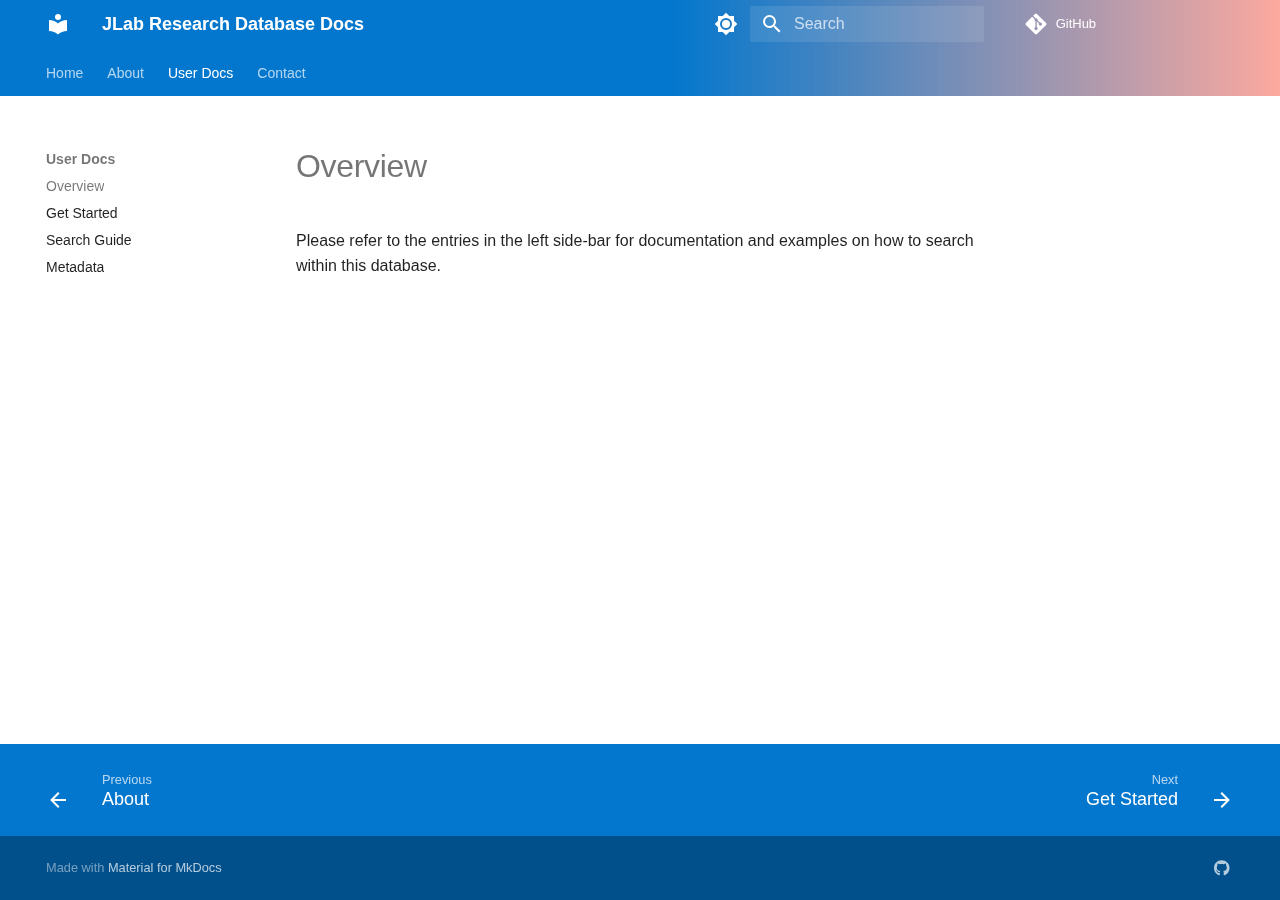
<file: user-docs/index.html>
<!doctype html>
<html lang="en" class="no-js">
  <head>
    
      <meta charset="utf-8">
      <meta name="viewport" content="width=device-width,initial-scale=1">
      
      
      
      
        <link rel="prev" href="../about/">
      
      
        <link rel="next" href="get-started/get-started/">
      
      
      <link rel="icon" href="../assets/images/favicon.png">
      <meta name="generator" content="mkdocs-1.6.1, mkdocs-material-9.6.5">
    
    
      
        <title>Overview - JLab Research Database Docs</title>
      
    
    
      <link rel="stylesheet" href="../assets/stylesheets/main.8608ea7d.min.css">
      
        
        <link rel="stylesheet" href="../assets/stylesheets/palette.06af60db.min.css">
      
      


    
    
      
    
    
      
    
    
      <link rel="stylesheet" href="../stylesheets/extra.css">
    
    <script>__md_scope=new URL("..",location),__md_hash=e=>[...e].reduce(((e,_)=>(e<<5)-e+_.charCodeAt(0)),0),__md_get=(e,_=localStorage,t=__md_scope)=>JSON.parse(_.getItem(t.pathname+"."+e)),__md_set=(e,_,t=localStorage,a=__md_scope)=>{try{t.setItem(a.pathname+"."+e,JSON.stringify(_))}catch(e){}}</script>
    
      

    
    
    
  </head>
  
  
    
    
      
    
    
    
    
    <body dir="ltr" data-md-color-scheme="default" data-md-color-primary="custom" data-md-color-accent="custom">
  
    
    <input class="md-toggle" data-md-toggle="drawer" type="checkbox" id="__drawer" autocomplete="off">
    <input class="md-toggle" data-md-toggle="search" type="checkbox" id="__search" autocomplete="off">
    <label class="md-overlay" for="__drawer"></label>
    <div data-md-component="skip">
      
        
        <a href="#overview" class="md-skip">
          Skip to content
        </a>
      
    </div>
    <div data-md-component="announce">
      
    </div>
    
    
      

<header class="md-header" data-md-component="header">
  <nav class="md-header__inner md-grid" aria-label="Header">
    <a href=".." title="JLab Research Database Docs" class="md-header__button md-logo" aria-label="JLab Research Database Docs" data-md-component="logo">
      
  
  <svg xmlns="http://www.w3.org/2000/svg" viewBox="0 0 24 24"><path d="M12 8a3 3 0 0 0 3-3 3 3 0 0 0-3-3 3 3 0 0 0-3 3 3 3 0 0 0 3 3m0 3.54C9.64 9.35 6.5 8 3 8v11c3.5 0 6.64 1.35 9 3.54 2.36-2.19 5.5-3.54 9-3.54V8c-3.5 0-6.64 1.35-9 3.54"/></svg>

    </a>
    <label class="md-header__button md-icon" for="__drawer">
      
      <svg xmlns="http://www.w3.org/2000/svg" viewBox="0 0 24 24"><path d="M3 6h18v2H3zm0 5h18v2H3zm0 5h18v2H3z"/></svg>
    </label>
    <div class="md-header__title" data-md-component="header-title">
      <div class="md-header__ellipsis">
        <div class="md-header__topic">
          <span class="md-ellipsis">
            JLab Research Database Docs
          </span>
        </div>
        <div class="md-header__topic" data-md-component="header-topic">
          <span class="md-ellipsis">
            
              Overview
            
          </span>
        </div>
      </div>
    </div>
    
      
        <form class="md-header__option" data-md-component="palette">
  
    
    
    
    <input class="md-option" data-md-color-media="(prefers-color-scheme: light)" data-md-color-scheme="default" data-md-color-primary="custom" data-md-color-accent="custom"  aria-label="Switch to dark mode"  type="radio" name="__palette" id="__palette_0">
    
      <label class="md-header__button md-icon" title="Switch to dark mode" for="__palette_1" hidden>
        <svg xmlns="http://www.w3.org/2000/svg" viewBox="0 0 24 24"><path d="M12 8a4 4 0 0 0-4 4 4 4 0 0 0 4 4 4 4 0 0 0 4-4 4 4 0 0 0-4-4m0 10a6 6 0 0 1-6-6 6 6 0 0 1 6-6 6 6 0 0 1 6 6 6 6 0 0 1-6 6m8-9.31V4h-4.69L12 .69 8.69 4H4v4.69L.69 12 4 15.31V20h4.69L12 23.31 15.31 20H20v-4.69L23.31 12z"/></svg>
      </label>
    
  
    
    
    
    <input class="md-option" data-md-color-media="(prefers-color-scheme: dark)" data-md-color-scheme="slate" data-md-color-primary="black" data-md-color-accent="orange"  aria-label="Switch to light mode"  type="radio" name="__palette" id="__palette_1">
    
      <label class="md-header__button md-icon" title="Switch to light mode" for="__palette_0" hidden>
        <svg xmlns="http://www.w3.org/2000/svg" viewBox="0 0 24 24"><path d="M12 18c-.89 0-1.74-.2-2.5-.55C11.56 16.5 13 14.42 13 12s-1.44-4.5-3.5-5.45C10.26 6.2 11.11 6 12 6a6 6 0 0 1 6 6 6 6 0 0 1-6 6m8-9.31V4h-4.69L12 .69 8.69 4H4v4.69L.69 12 4 15.31V20h4.69L12 23.31 15.31 20H20v-4.69L23.31 12z"/></svg>
      </label>
    
  
</form>
      
    
    
      <script>var palette=__md_get("__palette");if(palette&&palette.color){if("(prefers-color-scheme)"===palette.color.media){var media=matchMedia("(prefers-color-scheme: light)"),input=document.querySelector(media.matches?"[data-md-color-media='(prefers-color-scheme: light)']":"[data-md-color-media='(prefers-color-scheme: dark)']");palette.color.media=input.getAttribute("data-md-color-media"),palette.color.scheme=input.getAttribute("data-md-color-scheme"),palette.color.primary=input.getAttribute("data-md-color-primary"),palette.color.accent=input.getAttribute("data-md-color-accent")}for(var[key,value]of Object.entries(palette.color))document.body.setAttribute("data-md-color-"+key,value)}</script>
    
    
    
      <label class="md-header__button md-icon" for="__search">
        
        <svg xmlns="http://www.w3.org/2000/svg" viewBox="0 0 24 24"><path d="M9.5 3A6.5 6.5 0 0 1 16 9.5c0 1.61-.59 3.09-1.56 4.23l.27.27h.79l5 5-1.5 1.5-5-5v-.79l-.27-.27A6.52 6.52 0 0 1 9.5 16 6.5 6.5 0 0 1 3 9.5 6.5 6.5 0 0 1 9.5 3m0 2C7 5 5 7 5 9.5S7 14 9.5 14 14 12 14 9.5 12 5 9.5 5"/></svg>
      </label>
      <div class="md-search" data-md-component="search" role="dialog">
  <label class="md-search__overlay" for="__search"></label>
  <div class="md-search__inner" role="search">
    <form class="md-search__form" name="search">
      <input type="text" class="md-search__input" name="query" aria-label="Search" placeholder="Search" autocapitalize="off" autocorrect="off" autocomplete="off" spellcheck="false" data-md-component="search-query" required>
      <label class="md-search__icon md-icon" for="__search">
        
        <svg xmlns="http://www.w3.org/2000/svg" viewBox="0 0 24 24"><path d="M9.5 3A6.5 6.5 0 0 1 16 9.5c0 1.61-.59 3.09-1.56 4.23l.27.27h.79l5 5-1.5 1.5-5-5v-.79l-.27-.27A6.52 6.52 0 0 1 9.5 16 6.5 6.5 0 0 1 3 9.5 6.5 6.5 0 0 1 9.5 3m0 2C7 5 5 7 5 9.5S7 14 9.5 14 14 12 14 9.5 12 5 9.5 5"/></svg>
        
        <svg xmlns="http://www.w3.org/2000/svg" viewBox="0 0 24 24"><path d="M20 11v2H8l5.5 5.5-1.42 1.42L4.16 12l7.92-7.92L13.5 5.5 8 11z"/></svg>
      </label>
      <nav class="md-search__options" aria-label="Search">
        
        <button type="reset" class="md-search__icon md-icon" title="Clear" aria-label="Clear" tabindex="-1">
          
          <svg xmlns="http://www.w3.org/2000/svg" viewBox="0 0 24 24"><path d="M19 6.41 17.59 5 12 10.59 6.41 5 5 6.41 10.59 12 5 17.59 6.41 19 12 13.41 17.59 19 19 17.59 13.41 12z"/></svg>
        </button>
      </nav>
      
    </form>
    <div class="md-search__output">
      <div class="md-search__scrollwrap" tabindex="0" data-md-scrollfix>
        <div class="md-search-result" data-md-component="search-result">
          <div class="md-search-result__meta">
            Initializing search
          </div>
          <ol class="md-search-result__list" role="presentation"></ol>
        </div>
      </div>
    </div>
  </div>
</div>
    
    
      <div class="md-header__source">
        <a href="https://github.com/JeffersonLab/invenioRDM-docs" title="Go to repository" class="md-source" data-md-component="source">
  <div class="md-source__icon md-icon">
    
    <svg xmlns="http://www.w3.org/2000/svg" viewBox="0 0 448 512"><!--! Font Awesome Free 6.7.2 by @fontawesome - https://fontawesome.com License - https://fontawesome.com/license/free (Icons: CC BY 4.0, Fonts: SIL OFL 1.1, Code: MIT License) Copyright 2024 Fonticons, Inc.--><path d="M439.55 236.05 244 40.45a28.87 28.87 0 0 0-40.81 0l-40.66 40.63 51.52 51.52c27.06-9.14 52.68 16.77 43.39 43.68l49.66 49.66c34.23-11.8 61.18 31 35.47 56.69-26.49 26.49-70.21-2.87-56-37.34L240.22 199v121.85c25.3 12.54 22.26 41.85 9.08 55a34.34 34.34 0 0 1-48.55 0c-17.57-17.6-11.07-46.91 11.25-56v-123c-20.8-8.51-24.6-30.74-18.64-45L142.57 101 8.45 235.14a28.86 28.86 0 0 0 0 40.81l195.61 195.6a28.86 28.86 0 0 0 40.8 0l194.69-194.69a28.86 28.86 0 0 0 0-40.81"/></svg>
  </div>
  <div class="md-source__repository">
    GitHub
  </div>
</a>
      </div>
    
  </nav>
  
</header>
    
    <div class="md-container" data-md-component="container">
      
      
        
          
            
<nav class="md-tabs" aria-label="Tabs" data-md-component="tabs">
  <div class="md-grid">
    <ul class="md-tabs__list">
      
        
  
  
  
    <li class="md-tabs__item">
      <a href=".." class="md-tabs__link">
        
  
    
  
  Home

      </a>
    </li>
  

      
        
  
  
  
    <li class="md-tabs__item">
      <a href="../about/" class="md-tabs__link">
        
  
    
  
  About

      </a>
    </li>
  

      
        
  
  
    
  
  
    
    
      <li class="md-tabs__item md-tabs__item--active">
        <a href="./" class="md-tabs__link">
          
  
  User Docs

        </a>
      </li>
    
  

      
        
  
  
  
    <li class="md-tabs__item">
      <a href="../contact/" class="md-tabs__link">
        
  
    
  
  Contact

      </a>
    </li>
  

      
    </ul>
  </div>
</nav>
          
        
      
      <main class="md-main" data-md-component="main">
        <div class="md-main__inner md-grid">
          
            
              
              <div class="md-sidebar md-sidebar--primary" data-md-component="sidebar" data-md-type="navigation" >
                <div class="md-sidebar__scrollwrap">
                  <div class="md-sidebar__inner">
                    


  


<nav class="md-nav md-nav--primary md-nav--lifted" aria-label="Navigation" data-md-level="0">
  <label class="md-nav__title" for="__drawer">
    <a href=".." title="JLab Research Database Docs" class="md-nav__button md-logo" aria-label="JLab Research Database Docs" data-md-component="logo">
      
  
  <svg xmlns="http://www.w3.org/2000/svg" viewBox="0 0 24 24"><path d="M12 8a3 3 0 0 0 3-3 3 3 0 0 0-3-3 3 3 0 0 0-3 3 3 3 0 0 0 3 3m0 3.54C9.64 9.35 6.5 8 3 8v11c3.5 0 6.64 1.35 9 3.54 2.36-2.19 5.5-3.54 9-3.54V8c-3.5 0-6.64 1.35-9 3.54"/></svg>

    </a>
    JLab Research Database Docs
  </label>
  
    <div class="md-nav__source">
      <a href="https://github.com/JeffersonLab/invenioRDM-docs" title="Go to repository" class="md-source" data-md-component="source">
  <div class="md-source__icon md-icon">
    
    <svg xmlns="http://www.w3.org/2000/svg" viewBox="0 0 448 512"><!--! Font Awesome Free 6.7.2 by @fontawesome - https://fontawesome.com License - https://fontawesome.com/license/free (Icons: CC BY 4.0, Fonts: SIL OFL 1.1, Code: MIT License) Copyright 2024 Fonticons, Inc.--><path d="M439.55 236.05 244 40.45a28.87 28.87 0 0 0-40.81 0l-40.66 40.63 51.52 51.52c27.06-9.14 52.68 16.77 43.39 43.68l49.66 49.66c34.23-11.8 61.18 31 35.47 56.69-26.49 26.49-70.21-2.87-56-37.34L240.22 199v121.85c25.3 12.54 22.26 41.85 9.08 55a34.34 34.34 0 0 1-48.55 0c-17.57-17.6-11.07-46.91 11.25-56v-123c-20.8-8.51-24.6-30.74-18.64-45L142.57 101 8.45 235.14a28.86 28.86 0 0 0 0 40.81l195.61 195.6a28.86 28.86 0 0 0 40.8 0l194.69-194.69a28.86 28.86 0 0 0 0-40.81"/></svg>
  </div>
  <div class="md-source__repository">
    GitHub
  </div>
</a>
    </div>
  
  <ul class="md-nav__list" data-md-scrollfix>
    
      
      
  
  
  
  
    <li class="md-nav__item">
      <a href=".." class="md-nav__link">
        
  
  <span class="md-ellipsis">
    Home
    
  </span>
  

      </a>
    </li>
  

    
      
      
  
  
  
  
    <li class="md-nav__item">
      <a href="../about/" class="md-nav__link">
        
  
  <span class="md-ellipsis">
    About
    
  </span>
  

      </a>
    </li>
  

    
      
      
  
  
    
  
  
  
    
    
    
      
        
        
      
      
    
    
    <li class="md-nav__item md-nav__item--active md-nav__item--section md-nav__item--nested">
      
        
        
        <input class="md-nav__toggle md-toggle " type="checkbox" id="__nav_3" checked>
        
          
          <label class="md-nav__link" for="__nav_3" id="__nav_3_label" tabindex="">
            
  
  <span class="md-ellipsis">
    User Docs
    
  </span>
  

            <span class="md-nav__icon md-icon"></span>
          </label>
        
        <nav class="md-nav" data-md-level="1" aria-labelledby="__nav_3_label" aria-expanded="true">
          <label class="md-nav__title" for="__nav_3">
            <span class="md-nav__icon md-icon"></span>
            User Docs
          </label>
          <ul class="md-nav__list" data-md-scrollfix>
            
              
                
  
  
    
  
  
  
    <li class="md-nav__item md-nav__item--active">
      
      <input class="md-nav__toggle md-toggle" type="checkbox" id="__toc">
      
      
        
      
      
      <a href="./" class="md-nav__link md-nav__link--active">
        
  
  <span class="md-ellipsis">
    Overview
    
  </span>
  

      </a>
      
    </li>
  

              
            
              
                
  
  
  
  
    <li class="md-nav__item">
      <a href="get-started/get-started/" class="md-nav__link">
        
  
  <span class="md-ellipsis">
    Get Started
    
  </span>
  

      </a>
    </li>
  

              
            
              
                
  
  
  
  
    <li class="md-nav__item">
      <a href="search-guide/search-guide/" class="md-nav__link">
        
  
  <span class="md-ellipsis">
    Search Guide
    
  </span>
  

      </a>
    </li>
  

              
            
              
                
  
  
  
  
    <li class="md-nav__item">
      <a href="metadata/" class="md-nav__link">
        
  
  <span class="md-ellipsis">
    Metadata
    
  </span>
  

      </a>
    </li>
  

              
            
          </ul>
        </nav>
      
    </li>
  

    
      
      
  
  
  
  
    <li class="md-nav__item">
      <a href="../contact/" class="md-nav__link">
        
  
  <span class="md-ellipsis">
    Contact
    
  </span>
  

      </a>
    </li>
  

    
  </ul>
</nav>
                  </div>
                </div>
              </div>
            
            
              
              <div class="md-sidebar md-sidebar--secondary" data-md-component="sidebar" data-md-type="toc" >
                <div class="md-sidebar__scrollwrap">
                  <div class="md-sidebar__inner">
                    

<nav class="md-nav md-nav--secondary" aria-label="Table of contents">
  
  
  
    
  
  
</nav>
                  </div>
                </div>
              </div>
            
          
          
            <div class="md-content" data-md-component="content">
              <article class="md-content__inner md-typeset">
                
                  


  
  


<h1 id="overview">Overview<a class="headerlink" href="#overview" title="Permanent link">&para;</a></h1>
<p>Please refer to the entries in the left side-bar for documentation and examples on how to search within this database.</p>












                
              </article>
            </div>
          
          
<script>var target=document.getElementById(location.hash.slice(1));target&&target.name&&(target.checked=target.name.startsWith("__tabbed_"))</script>
        </div>
        
      </main>
      
        <footer class="md-footer">
  
    
      
      <nav class="md-footer__inner md-grid" aria-label="Footer" >
        
          
          <a href="../about/" class="md-footer__link md-footer__link--prev" aria-label="Previous: About">
            <div class="md-footer__button md-icon">
              
              <svg xmlns="http://www.w3.org/2000/svg" viewBox="0 0 24 24"><path d="M20 11v2H8l5.5 5.5-1.42 1.42L4.16 12l7.92-7.92L13.5 5.5 8 11z"/></svg>
            </div>
            <div class="md-footer__title">
              <span class="md-footer__direction">
                Previous
              </span>
              <div class="md-ellipsis">
                About
              </div>
            </div>
          </a>
        
        
          
          <a href="get-started/get-started/" class="md-footer__link md-footer__link--next" aria-label="Next: Get Started">
            <div class="md-footer__title">
              <span class="md-footer__direction">
                Next
              </span>
              <div class="md-ellipsis">
                Get Started
              </div>
            </div>
            <div class="md-footer__button md-icon">
              
              <svg xmlns="http://www.w3.org/2000/svg" viewBox="0 0 24 24"><path d="M4 11v2h12l-5.5 5.5 1.42 1.42L19.84 12l-7.92-7.92L10.5 5.5 16 11z"/></svg>
            </div>
          </a>
        
      </nav>
    
  
  <div class="md-footer-meta md-typeset">
    <div class="md-footer-meta__inner md-grid">
      <div class="md-copyright">
  
  
    Made with
    <a href="https://squidfunk.github.io/mkdocs-material/" target="_blank" rel="noopener">
      Material for MkDocs
    </a>
  
</div>
      
        <div class="md-social">
  
    
    
    
    
      
      
    
    <a href="https://github.com/JeffersonLab/invenioRDM-docs" target="_blank" rel="noopener" title="github.com" class="md-social__link">
      <svg xmlns="http://www.w3.org/2000/svg" viewBox="0 0 496 512"><!--! Font Awesome Free 6.7.2 by @fontawesome - https://fontawesome.com License - https://fontawesome.com/license/free (Icons: CC BY 4.0, Fonts: SIL OFL 1.1, Code: MIT License) Copyright 2024 Fonticons, Inc.--><path d="M165.9 397.4c0 2-2.3 3.6-5.2 3.6-3.3.3-5.6-1.3-5.6-3.6 0-2 2.3-3.6 5.2-3.6 3-.3 5.6 1.3 5.6 3.6m-31.1-4.5c-.7 2 1.3 4.3 4.3 4.9 2.6 1 5.6 0 6.2-2s-1.3-4.3-4.3-5.2c-2.6-.7-5.5.3-6.2 2.3m44.2-1.7c-2.9.7-4.9 2.6-4.6 4.9.3 2 2.9 3.3 5.9 2.6 2.9-.7 4.9-2.6 4.6-4.6-.3-1.9-3-3.2-5.9-2.9M244.8 8C106.1 8 0 113.3 0 252c0 110.9 69.8 205.8 169.5 239.2 12.8 2.3 17.3-5.6 17.3-12.1 0-6.2-.3-40.4-.3-61.4 0 0-70 15-84.7-29.8 0 0-11.4-29.1-27.8-36.6 0 0-22.9-15.7 1.6-15.4 0 0 24.9 2 38.6 25.8 21.9 38.6 58.6 27.5 72.9 20.9 2.3-16 8.8-27.1 16-33.7-55.9-6.2-112.3-14.3-112.3-110.5 0-27.5 7.6-41.3 23.6-58.9-2.6-6.5-11.1-33.3 2.6-67.9 20.9-6.5 69 27 69 27 20-5.6 41.5-8.5 62.8-8.5s42.8 2.9 62.8 8.5c0 0 48.1-33.6 69-27 13.7 34.7 5.2 61.4 2.6 67.9 16 17.7 25.8 31.5 25.8 58.9 0 96.5-58.9 104.2-114.8 110.5 9.2 7.9 17 22.9 17 46.4 0 33.7-.3 75.4-.3 83.6 0 6.5 4.6 14.4 17.3 12.1C428.2 457.8 496 362.9 496 252 496 113.3 383.5 8 244.8 8M97.2 352.9c-1.3 1-1 3.3.7 5.2 1.6 1.6 3.9 2.3 5.2 1 1.3-1 1-3.3-.7-5.2-1.6-1.6-3.9-2.3-5.2-1m-10.8-8.1c-.7 1.3.3 2.9 2.3 3.9 1.6 1 3.6.7 4.3-.7.7-1.3-.3-2.9-2.3-3.9-2-.6-3.6-.3-4.3.7m32.4 35.6c-1.6 1.3-1 4.3 1.3 6.2 2.3 2.3 5.2 2.6 6.5 1 1.3-1.3.7-4.3-1.3-6.2-2.2-2.3-5.2-2.6-6.5-1m-11.4-14.7c-1.6 1-1.6 3.6 0 5.9s4.3 3.3 5.6 2.3c1.6-1.3 1.6-3.9 0-6.2-1.4-2.3-4-3.3-5.6-2"/></svg>
    </a>
  
</div>
      
    </div>
  </div>
</footer>
      
    </div>
    <div class="md-dialog" data-md-component="dialog">
      <div class="md-dialog__inner md-typeset"></div>
    </div>
    
    
    <script id="__config" type="application/json">{"base": "..", "features": ["navigation.tabs", "navigation.footer", "content.code.copy"], "search": "../assets/javascripts/workers/search.f8cc74c7.min.js", "translations": {"clipboard.copied": "Copied to clipboard", "clipboard.copy": "Copy to clipboard", "search.result.more.one": "1 more on this page", "search.result.more.other": "# more on this page", "search.result.none": "No matching documents", "search.result.one": "1 matching document", "search.result.other": "# matching documents", "search.result.placeholder": "Type to start searching", "search.result.term.missing": "Missing", "select.version": "Select version"}}</script>
    
    
      <script src="../assets/javascripts/bundle.f1b6f286.min.js"></script>
      
    
  </body>
</html>
</file>
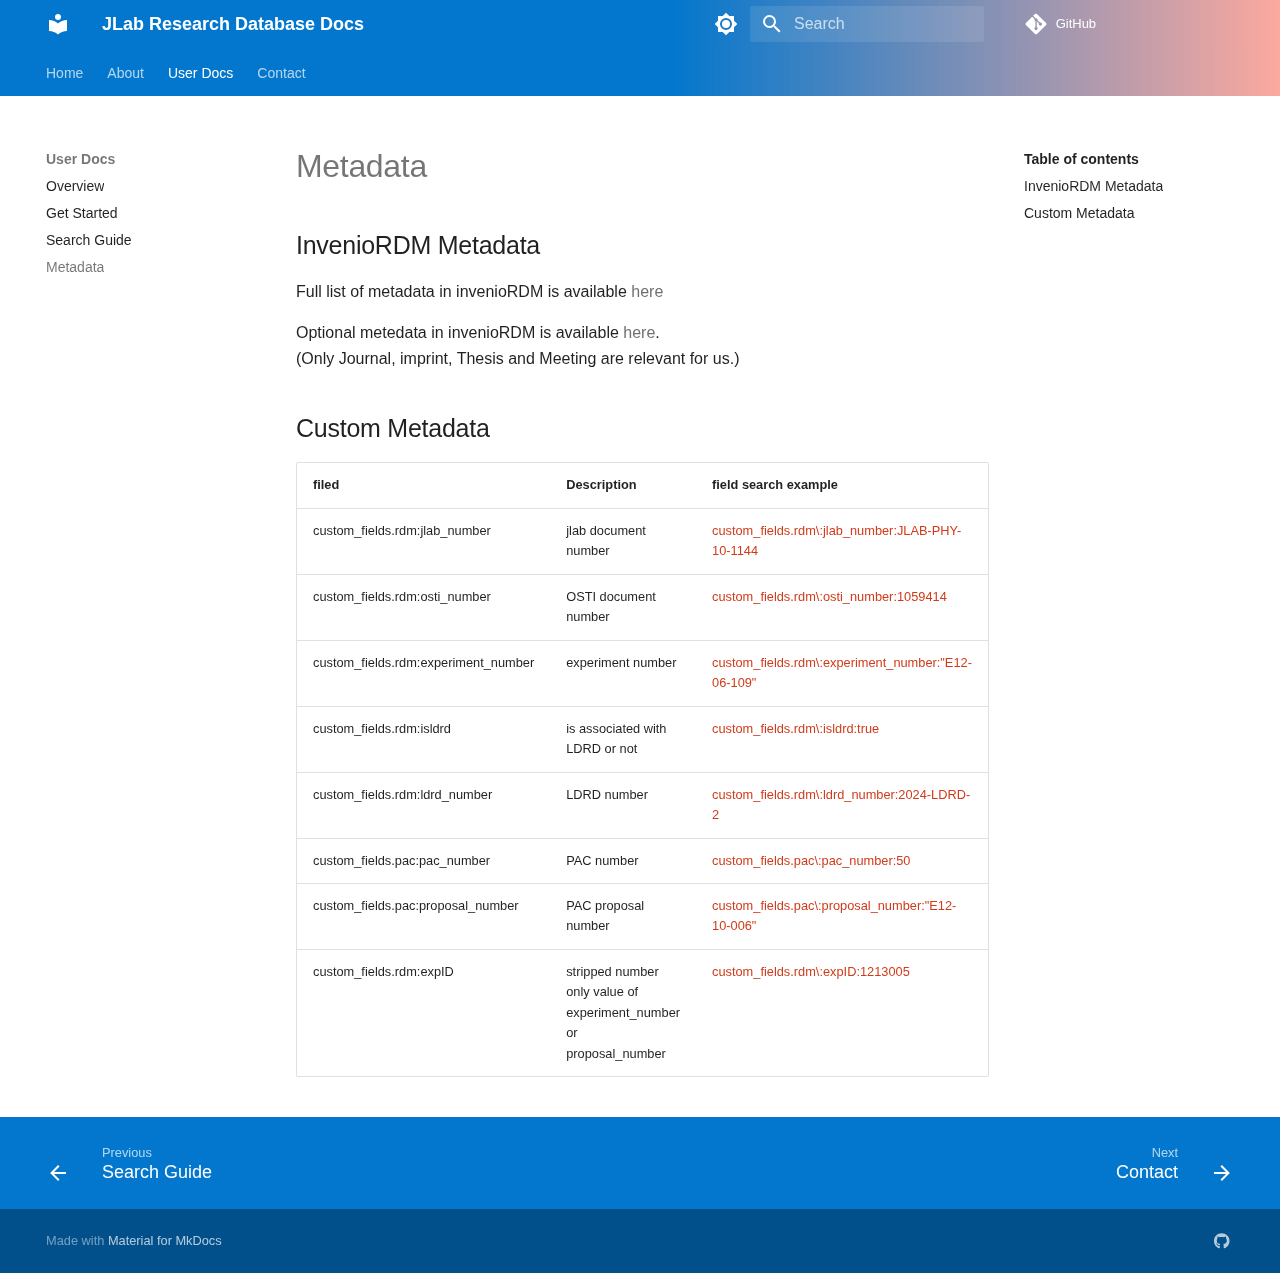
<file: user-docs/metadata/index.html>
<!doctype html>
<html lang="en" class="no-js">
  <head>
    
      <meta charset="utf-8">
      <meta name="viewport" content="width=device-width,initial-scale=1">
      
      
      
      
        <link rel="prev" href="../search-guide/search-guide/">
      
      
        <link rel="next" href="../../contact/">
      
      
      <link rel="icon" href="../../assets/images/favicon.png">
      <meta name="generator" content="mkdocs-1.6.1, mkdocs-material-9.6.5">
    
    
      
        <title>Metadata - JLab Research Database Docs</title>
      
    
    
      <link rel="stylesheet" href="../../assets/stylesheets/main.8608ea7d.min.css">
      
        
        <link rel="stylesheet" href="../../assets/stylesheets/palette.06af60db.min.css">
      
      


    
    
      
    
    
      
    
    
      <link rel="stylesheet" href="../../stylesheets/extra.css">
    
    <script>__md_scope=new URL("../..",location),__md_hash=e=>[...e].reduce(((e,_)=>(e<<5)-e+_.charCodeAt(0)),0),__md_get=(e,_=localStorage,t=__md_scope)=>JSON.parse(_.getItem(t.pathname+"."+e)),__md_set=(e,_,t=localStorage,a=__md_scope)=>{try{t.setItem(a.pathname+"."+e,JSON.stringify(_))}catch(e){}}</script>
    
      

    
    
    
  </head>
  
  
    
    
      
    
    
    
    
    <body dir="ltr" data-md-color-scheme="default" data-md-color-primary="custom" data-md-color-accent="custom">
  
    
    <input class="md-toggle" data-md-toggle="drawer" type="checkbox" id="__drawer" autocomplete="off">
    <input class="md-toggle" data-md-toggle="search" type="checkbox" id="__search" autocomplete="off">
    <label class="md-overlay" for="__drawer"></label>
    <div data-md-component="skip">
      
        
        <a href="#inveniordm-metadata" class="md-skip">
          Skip to content
        </a>
      
    </div>
    <div data-md-component="announce">
      
    </div>
    
    
      

<header class="md-header" data-md-component="header">
  <nav class="md-header__inner md-grid" aria-label="Header">
    <a href="../.." title="JLab Research Database Docs" class="md-header__button md-logo" aria-label="JLab Research Database Docs" data-md-component="logo">
      
  
  <svg xmlns="http://www.w3.org/2000/svg" viewBox="0 0 24 24"><path d="M12 8a3 3 0 0 0 3-3 3 3 0 0 0-3-3 3 3 0 0 0-3 3 3 3 0 0 0 3 3m0 3.54C9.64 9.35 6.5 8 3 8v11c3.5 0 6.64 1.35 9 3.54 2.36-2.19 5.5-3.54 9-3.54V8c-3.5 0-6.64 1.35-9 3.54"/></svg>

    </a>
    <label class="md-header__button md-icon" for="__drawer">
      
      <svg xmlns="http://www.w3.org/2000/svg" viewBox="0 0 24 24"><path d="M3 6h18v2H3zm0 5h18v2H3zm0 5h18v2H3z"/></svg>
    </label>
    <div class="md-header__title" data-md-component="header-title">
      <div class="md-header__ellipsis">
        <div class="md-header__topic">
          <span class="md-ellipsis">
            JLab Research Database Docs
          </span>
        </div>
        <div class="md-header__topic" data-md-component="header-topic">
          <span class="md-ellipsis">
            
              Metadata
            
          </span>
        </div>
      </div>
    </div>
    
      
        <form class="md-header__option" data-md-component="palette">
  
    
    
    
    <input class="md-option" data-md-color-media="(prefers-color-scheme: light)" data-md-color-scheme="default" data-md-color-primary="custom" data-md-color-accent="custom"  aria-label="Switch to dark mode"  type="radio" name="__palette" id="__palette_0">
    
      <label class="md-header__button md-icon" title="Switch to dark mode" for="__palette_1" hidden>
        <svg xmlns="http://www.w3.org/2000/svg" viewBox="0 0 24 24"><path d="M12 8a4 4 0 0 0-4 4 4 4 0 0 0 4 4 4 4 0 0 0 4-4 4 4 0 0 0-4-4m0 10a6 6 0 0 1-6-6 6 6 0 0 1 6-6 6 6 0 0 1 6 6 6 6 0 0 1-6 6m8-9.31V4h-4.69L12 .69 8.69 4H4v4.69L.69 12 4 15.31V20h4.69L12 23.31 15.31 20H20v-4.69L23.31 12z"/></svg>
      </label>
    
  
    
    
    
    <input class="md-option" data-md-color-media="(prefers-color-scheme: dark)" data-md-color-scheme="slate" data-md-color-primary="black" data-md-color-accent="orange"  aria-label="Switch to light mode"  type="radio" name="__palette" id="__palette_1">
    
      <label class="md-header__button md-icon" title="Switch to light mode" for="__palette_0" hidden>
        <svg xmlns="http://www.w3.org/2000/svg" viewBox="0 0 24 24"><path d="M12 18c-.89 0-1.74-.2-2.5-.55C11.56 16.5 13 14.42 13 12s-1.44-4.5-3.5-5.45C10.26 6.2 11.11 6 12 6a6 6 0 0 1 6 6 6 6 0 0 1-6 6m8-9.31V4h-4.69L12 .69 8.69 4H4v4.69L.69 12 4 15.31V20h4.69L12 23.31 15.31 20H20v-4.69L23.31 12z"/></svg>
      </label>
    
  
</form>
      
    
    
      <script>var palette=__md_get("__palette");if(palette&&palette.color){if("(prefers-color-scheme)"===palette.color.media){var media=matchMedia("(prefers-color-scheme: light)"),input=document.querySelector(media.matches?"[data-md-color-media='(prefers-color-scheme: light)']":"[data-md-color-media='(prefers-color-scheme: dark)']");palette.color.media=input.getAttribute("data-md-color-media"),palette.color.scheme=input.getAttribute("data-md-color-scheme"),palette.color.primary=input.getAttribute("data-md-color-primary"),palette.color.accent=input.getAttribute("data-md-color-accent")}for(var[key,value]of Object.entries(palette.color))document.body.setAttribute("data-md-color-"+key,value)}</script>
    
    
    
      <label class="md-header__button md-icon" for="__search">
        
        <svg xmlns="http://www.w3.org/2000/svg" viewBox="0 0 24 24"><path d="M9.5 3A6.5 6.5 0 0 1 16 9.5c0 1.61-.59 3.09-1.56 4.23l.27.27h.79l5 5-1.5 1.5-5-5v-.79l-.27-.27A6.52 6.52 0 0 1 9.5 16 6.5 6.5 0 0 1 3 9.5 6.5 6.5 0 0 1 9.5 3m0 2C7 5 5 7 5 9.5S7 14 9.5 14 14 12 14 9.5 12 5 9.5 5"/></svg>
      </label>
      <div class="md-search" data-md-component="search" role="dialog">
  <label class="md-search__overlay" for="__search"></label>
  <div class="md-search__inner" role="search">
    <form class="md-search__form" name="search">
      <input type="text" class="md-search__input" name="query" aria-label="Search" placeholder="Search" autocapitalize="off" autocorrect="off" autocomplete="off" spellcheck="false" data-md-component="search-query" required>
      <label class="md-search__icon md-icon" for="__search">
        
        <svg xmlns="http://www.w3.org/2000/svg" viewBox="0 0 24 24"><path d="M9.5 3A6.5 6.5 0 0 1 16 9.5c0 1.61-.59 3.09-1.56 4.23l.27.27h.79l5 5-1.5 1.5-5-5v-.79l-.27-.27A6.52 6.52 0 0 1 9.5 16 6.5 6.5 0 0 1 3 9.5 6.5 6.5 0 0 1 9.5 3m0 2C7 5 5 7 5 9.5S7 14 9.5 14 14 12 14 9.5 12 5 9.5 5"/></svg>
        
        <svg xmlns="http://www.w3.org/2000/svg" viewBox="0 0 24 24"><path d="M20 11v2H8l5.5 5.5-1.42 1.42L4.16 12l7.92-7.92L13.5 5.5 8 11z"/></svg>
      </label>
      <nav class="md-search__options" aria-label="Search">
        
        <button type="reset" class="md-search__icon md-icon" title="Clear" aria-label="Clear" tabindex="-1">
          
          <svg xmlns="http://www.w3.org/2000/svg" viewBox="0 0 24 24"><path d="M19 6.41 17.59 5 12 10.59 6.41 5 5 6.41 10.59 12 5 17.59 6.41 19 12 13.41 17.59 19 19 17.59 13.41 12z"/></svg>
        </button>
      </nav>
      
    </form>
    <div class="md-search__output">
      <div class="md-search__scrollwrap" tabindex="0" data-md-scrollfix>
        <div class="md-search-result" data-md-component="search-result">
          <div class="md-search-result__meta">
            Initializing search
          </div>
          <ol class="md-search-result__list" role="presentation"></ol>
        </div>
      </div>
    </div>
  </div>
</div>
    
    
      <div class="md-header__source">
        <a href="https://github.com/JeffersonLab/invenioRDM-docs" title="Go to repository" class="md-source" data-md-component="source">
  <div class="md-source__icon md-icon">
    
    <svg xmlns="http://www.w3.org/2000/svg" viewBox="0 0 448 512"><!--! Font Awesome Free 6.7.2 by @fontawesome - https://fontawesome.com License - https://fontawesome.com/license/free (Icons: CC BY 4.0, Fonts: SIL OFL 1.1, Code: MIT License) Copyright 2024 Fonticons, Inc.--><path d="M439.55 236.05 244 40.45a28.87 28.87 0 0 0-40.81 0l-40.66 40.63 51.52 51.52c27.06-9.14 52.68 16.77 43.39 43.68l49.66 49.66c34.23-11.8 61.18 31 35.47 56.69-26.49 26.49-70.21-2.87-56-37.34L240.22 199v121.85c25.3 12.54 22.26 41.85 9.08 55a34.34 34.34 0 0 1-48.55 0c-17.57-17.6-11.07-46.91 11.25-56v-123c-20.8-8.51-24.6-30.74-18.64-45L142.57 101 8.45 235.14a28.86 28.86 0 0 0 0 40.81l195.61 195.6a28.86 28.86 0 0 0 40.8 0l194.69-194.69a28.86 28.86 0 0 0 0-40.81"/></svg>
  </div>
  <div class="md-source__repository">
    GitHub
  </div>
</a>
      </div>
    
  </nav>
  
</header>
    
    <div class="md-container" data-md-component="container">
      
      
        
          
            
<nav class="md-tabs" aria-label="Tabs" data-md-component="tabs">
  <div class="md-grid">
    <ul class="md-tabs__list">
      
        
  
  
  
    <li class="md-tabs__item">
      <a href="../.." class="md-tabs__link">
        
  
    
  
  Home

      </a>
    </li>
  

      
        
  
  
  
    <li class="md-tabs__item">
      <a href="../../about/" class="md-tabs__link">
        
  
    
  
  About

      </a>
    </li>
  

      
        
  
  
    
  
  
    
    
      <li class="md-tabs__item md-tabs__item--active">
        <a href="../" class="md-tabs__link">
          
  
  User Docs

        </a>
      </li>
    
  

      
        
  
  
  
    <li class="md-tabs__item">
      <a href="../../contact/" class="md-tabs__link">
        
  
    
  
  Contact

      </a>
    </li>
  

      
    </ul>
  </div>
</nav>
          
        
      
      <main class="md-main" data-md-component="main">
        <div class="md-main__inner md-grid">
          
            
              
              <div class="md-sidebar md-sidebar--primary" data-md-component="sidebar" data-md-type="navigation" >
                <div class="md-sidebar__scrollwrap">
                  <div class="md-sidebar__inner">
                    


  


<nav class="md-nav md-nav--primary md-nav--lifted" aria-label="Navigation" data-md-level="0">
  <label class="md-nav__title" for="__drawer">
    <a href="../.." title="JLab Research Database Docs" class="md-nav__button md-logo" aria-label="JLab Research Database Docs" data-md-component="logo">
      
  
  <svg xmlns="http://www.w3.org/2000/svg" viewBox="0 0 24 24"><path d="M12 8a3 3 0 0 0 3-3 3 3 0 0 0-3-3 3 3 0 0 0-3 3 3 3 0 0 0 3 3m0 3.54C9.64 9.35 6.5 8 3 8v11c3.5 0 6.64 1.35 9 3.54 2.36-2.19 5.5-3.54 9-3.54V8c-3.5 0-6.64 1.35-9 3.54"/></svg>

    </a>
    JLab Research Database Docs
  </label>
  
    <div class="md-nav__source">
      <a href="https://github.com/JeffersonLab/invenioRDM-docs" title="Go to repository" class="md-source" data-md-component="source">
  <div class="md-source__icon md-icon">
    
    <svg xmlns="http://www.w3.org/2000/svg" viewBox="0 0 448 512"><!--! Font Awesome Free 6.7.2 by @fontawesome - https://fontawesome.com License - https://fontawesome.com/license/free (Icons: CC BY 4.0, Fonts: SIL OFL 1.1, Code: MIT License) Copyright 2024 Fonticons, Inc.--><path d="M439.55 236.05 244 40.45a28.87 28.87 0 0 0-40.81 0l-40.66 40.63 51.52 51.52c27.06-9.14 52.68 16.77 43.39 43.68l49.66 49.66c34.23-11.8 61.18 31 35.47 56.69-26.49 26.49-70.21-2.87-56-37.34L240.22 199v121.85c25.3 12.54 22.26 41.85 9.08 55a34.34 34.34 0 0 1-48.55 0c-17.57-17.6-11.07-46.91 11.25-56v-123c-20.8-8.51-24.6-30.74-18.64-45L142.57 101 8.45 235.14a28.86 28.86 0 0 0 0 40.81l195.61 195.6a28.86 28.86 0 0 0 40.8 0l194.69-194.69a28.86 28.86 0 0 0 0-40.81"/></svg>
  </div>
  <div class="md-source__repository">
    GitHub
  </div>
</a>
    </div>
  
  <ul class="md-nav__list" data-md-scrollfix>
    
      
      
  
  
  
  
    <li class="md-nav__item">
      <a href="../.." class="md-nav__link">
        
  
  <span class="md-ellipsis">
    Home
    
  </span>
  

      </a>
    </li>
  

    
      
      
  
  
  
  
    <li class="md-nav__item">
      <a href="../../about/" class="md-nav__link">
        
  
  <span class="md-ellipsis">
    About
    
  </span>
  

      </a>
    </li>
  

    
      
      
  
  
    
  
  
  
    
    
    
      
        
        
      
      
    
    
    <li class="md-nav__item md-nav__item--active md-nav__item--section md-nav__item--nested">
      
        
        
        <input class="md-nav__toggle md-toggle " type="checkbox" id="__nav_3" checked>
        
          
          <label class="md-nav__link" for="__nav_3" id="__nav_3_label" tabindex="">
            
  
  <span class="md-ellipsis">
    User Docs
    
  </span>
  

            <span class="md-nav__icon md-icon"></span>
          </label>
        
        <nav class="md-nav" data-md-level="1" aria-labelledby="__nav_3_label" aria-expanded="true">
          <label class="md-nav__title" for="__nav_3">
            <span class="md-nav__icon md-icon"></span>
            User Docs
          </label>
          <ul class="md-nav__list" data-md-scrollfix>
            
              
                
  
  
  
  
    <li class="md-nav__item">
      <a href="../" class="md-nav__link">
        
  
  <span class="md-ellipsis">
    Overview
    
  </span>
  

      </a>
    </li>
  

              
            
              
                
  
  
  
  
    <li class="md-nav__item">
      <a href="../get-started/get-started/" class="md-nav__link">
        
  
  <span class="md-ellipsis">
    Get Started
    
  </span>
  

      </a>
    </li>
  

              
            
              
                
  
  
  
  
    <li class="md-nav__item">
      <a href="../search-guide/search-guide/" class="md-nav__link">
        
  
  <span class="md-ellipsis">
    Search Guide
    
  </span>
  

      </a>
    </li>
  

              
            
              
                
  
  
    
  
  
  
    <li class="md-nav__item md-nav__item--active">
      
      <input class="md-nav__toggle md-toggle" type="checkbox" id="__toc">
      
      
      
        <label class="md-nav__link md-nav__link--active" for="__toc">
          
  
  <span class="md-ellipsis">
    Metadata
    
  </span>
  

          <span class="md-nav__icon md-icon"></span>
        </label>
      
      <a href="./" class="md-nav__link md-nav__link--active">
        
  
  <span class="md-ellipsis">
    Metadata
    
  </span>
  

      </a>
      
        

<nav class="md-nav md-nav--secondary" aria-label="Table of contents">
  
  
  
  
    <label class="md-nav__title" for="__toc">
      <span class="md-nav__icon md-icon"></span>
      Table of contents
    </label>
    <ul class="md-nav__list" data-md-component="toc" data-md-scrollfix>
      
        <li class="md-nav__item">
  <a href="#inveniordm-metadata" class="md-nav__link">
    <span class="md-ellipsis">
      InvenioRDM Metadata
    </span>
  </a>
  
</li>
      
        <li class="md-nav__item">
  <a href="#custom-metadata" class="md-nav__link">
    <span class="md-ellipsis">
      Custom Metadata
    </span>
  </a>
  
</li>
      
    </ul>
  
</nav>
      
    </li>
  

              
            
          </ul>
        </nav>
      
    </li>
  

    
      
      
  
  
  
  
    <li class="md-nav__item">
      <a href="../../contact/" class="md-nav__link">
        
  
  <span class="md-ellipsis">
    Contact
    
  </span>
  

      </a>
    </li>
  

    
  </ul>
</nav>
                  </div>
                </div>
              </div>
            
            
              
              <div class="md-sidebar md-sidebar--secondary" data-md-component="sidebar" data-md-type="toc" >
                <div class="md-sidebar__scrollwrap">
                  <div class="md-sidebar__inner">
                    

<nav class="md-nav md-nav--secondary" aria-label="Table of contents">
  
  
  
  
    <label class="md-nav__title" for="__toc">
      <span class="md-nav__icon md-icon"></span>
      Table of contents
    </label>
    <ul class="md-nav__list" data-md-component="toc" data-md-scrollfix>
      
        <li class="md-nav__item">
  <a href="#inveniordm-metadata" class="md-nav__link">
    <span class="md-ellipsis">
      InvenioRDM Metadata
    </span>
  </a>
  
</li>
      
        <li class="md-nav__item">
  <a href="#custom-metadata" class="md-nav__link">
    <span class="md-ellipsis">
      Custom Metadata
    </span>
  </a>
  
</li>
      
    </ul>
  
</nav>
                  </div>
                </div>
              </div>
            
          
          
            <div class="md-content" data-md-component="content">
              <article class="md-content__inner md-typeset">
                
                  


  
  


  <h1>Metadata</h1>

<h2 id="inveniordm-metadata">InvenioRDM Metadata<a class="headerlink" href="#inveniordm-metadata" title="Permanent link">&para;</a></h2>
<p>Full list of metadata in invenioRDM is available <a href="https://inveniordm.docs.cern.ch/reference/metadata/">here</a></p>
<p>Optional metedata in invenioRDM is available <a href="https://inveniordm.docs.cern.ch/reference/metadata/optional_metadata/">here</a>.<br> (Only Journal, imprint, Thesis and Meeting are relevant for us.)</p>
<h2 id="custom-metadata">Custom Metadata<a class="headerlink" href="#custom-metadata" title="Permanent link">&para;</a></h2>
<table>
<thead>
<tr>
<th style="text-align: left;">filed</th>
<th style="text-align: left;">Description</th>
<th style="text-align: left;">field search example</th>
</tr>
</thead>
<tbody>
<tr>
<td style="text-align: left;">custom_fields.rdm:jlab_number</td>
<td style="text-align: left;">jlab document number</td>
<td style="text-align: left;"><a href="https://jrdb.jlab.org/search?q=custom_fields.rdm%5C%3Ajlab_number%3AJLAB-PHY-10-1144&amp;l=list&amp;p=1&amp;s=10&amp;sort=bestmatch"><span style="color:#D13B1A;"> custom_fields.rdm\:jlab_number:JLAB-PHY-10-1144</span></a></td>
</tr>
<tr>
<td style="text-align: left;">custom_fields.rdm:osti_number</td>
<td style="text-align: left;">OSTI document number</td>
<td style="text-align: left;"><a href="https://jrdb.jlab.org/search?q=custom_fields.rdm%5C%3Aosti_number%3A1059414&amp;l=list&amp;p=1&amp;s=10&amp;sort=bestmatch"><span style="color:#D13B1A;">custom_fields.rdm\:osti_number:1059414</span></a></td>
</tr>
<tr>
<td style="text-align: left;">custom_fields.rdm:experiment_number</td>
<td style="text-align: left;">experiment number</td>
<td style="text-align: left;"><a href="https://jrdb.jlab.org/search?q=custom_fields.rdm%5C%3Aexperiment_number%3A%22E12-06-109%22&amp;l=list&amp;p=1&amp;s=10&amp;sort=bestmatch"><span style="color:#D13B1A;">custom_fields.rdm\:experiment_number:"E12-06-109"</span></a></td>
</tr>
<tr>
<td style="text-align: left;">custom_fields.rdm:isldrd</td>
<td style="text-align: left;">is associated with LDRD or not</td>
<td style="text-align: left;"><a href="https://jrdb.jlab.org/search?q=custom_fields.rdm%5C%3Aisldrd%3Atrue&amp;l=list&amp;p=1&amp;s=10&amp;sort=bestmatch"><span style="color:#D13B1A;">custom_fields.rdm\:isldrd:true</span></a></td>
</tr>
<tr>
<td style="text-align: left;">custom_fields.rdm:ldrd_number</td>
<td style="text-align: left;">LDRD number</td>
<td style="text-align: left;"><a href="https://jrdb.jlab.org/search?q=custom_fields.rdm%5C%3Aldrd_number%3A2024-LDRD-2&amp;l=list&amp;p=1&amp;s=10&amp;sort=bestmatch"><span style="color:#D13B1A;">custom_fields.rdm\:ldrd_number:2024-LDRD-2</span></a></td>
</tr>
<tr>
<td style="text-align: left;">custom_fields.pac:pac_number</td>
<td style="text-align: left;">PAC number</td>
<td style="text-align: left;"><a href="https://jrdb.jlab.org/search?q=custom_fields.pac%5C%3Apac_number%3A50&amp;l=list&amp;p=1&amp;s=10&amp;sort=bestmatch"><span style="color:#D13B1A;">custom_fields.pac\:pac_number:50</span></a></td>
</tr>
<tr>
<td style="text-align: left;">custom_fields.pac:proposal_number</td>
<td style="text-align: left;">PAC proposal number</td>
<td style="text-align: left;"><a href="https://jrdb.jlab.org/communities/pacdb/records?q=custom_fields.pac%5C%3Aproposal_number%3A%22E12-10-006%22&amp;l=list&amp;p=1&amp;s=10&amp;sort=bestmatch"><span style="color:#D13B1A;">custom_fields.pac\:proposal_number:"E12-10-006"</span></a></td>
</tr>
<tr>
<td style="text-align: left;">custom_fields.rdm:expID</td>
<td style="text-align: left;">stripped number only value of experiment_number or proposal_number</td>
<td style="text-align: left;"><a href="https://inveniordm.jlab.org/search?q=custom_fields.rdm%5C%3AexpID%3A1213005&amp;l=list&amp;p=1&amp;s=10&amp;sort=bestmatch"><span style="color:#D13B1A;">custom_fields.rdm\:expID:1213005</span></a></td>
</tr>
</tbody>
</table>












                
              </article>
            </div>
          
          
<script>var target=document.getElementById(location.hash.slice(1));target&&target.name&&(target.checked=target.name.startsWith("__tabbed_"))</script>
        </div>
        
      </main>
      
        <footer class="md-footer">
  
    
      
      <nav class="md-footer__inner md-grid" aria-label="Footer" >
        
          
          <a href="../search-guide/search-guide/" class="md-footer__link md-footer__link--prev" aria-label="Previous: Search Guide">
            <div class="md-footer__button md-icon">
              
              <svg xmlns="http://www.w3.org/2000/svg" viewBox="0 0 24 24"><path d="M20 11v2H8l5.5 5.5-1.42 1.42L4.16 12l7.92-7.92L13.5 5.5 8 11z"/></svg>
            </div>
            <div class="md-footer__title">
              <span class="md-footer__direction">
                Previous
              </span>
              <div class="md-ellipsis">
                Search Guide
              </div>
            </div>
          </a>
        
        
          
          <a href="../../contact/" class="md-footer__link md-footer__link--next" aria-label="Next: Contact">
            <div class="md-footer__title">
              <span class="md-footer__direction">
                Next
              </span>
              <div class="md-ellipsis">
                Contact
              </div>
            </div>
            <div class="md-footer__button md-icon">
              
              <svg xmlns="http://www.w3.org/2000/svg" viewBox="0 0 24 24"><path d="M4 11v2h12l-5.5 5.5 1.42 1.42L19.84 12l-7.92-7.92L10.5 5.5 16 11z"/></svg>
            </div>
          </a>
        
      </nav>
    
  
  <div class="md-footer-meta md-typeset">
    <div class="md-footer-meta__inner md-grid">
      <div class="md-copyright">
  
  
    Made with
    <a href="https://squidfunk.github.io/mkdocs-material/" target="_blank" rel="noopener">
      Material for MkDocs
    </a>
  
</div>
      
        <div class="md-social">
  
    
    
    
    
      
      
    
    <a href="https://github.com/JeffersonLab/invenioRDM-docs" target="_blank" rel="noopener" title="github.com" class="md-social__link">
      <svg xmlns="http://www.w3.org/2000/svg" viewBox="0 0 496 512"><!--! Font Awesome Free 6.7.2 by @fontawesome - https://fontawesome.com License - https://fontawesome.com/license/free (Icons: CC BY 4.0, Fonts: SIL OFL 1.1, Code: MIT License) Copyright 2024 Fonticons, Inc.--><path d="M165.9 397.4c0 2-2.3 3.6-5.2 3.6-3.3.3-5.6-1.3-5.6-3.6 0-2 2.3-3.6 5.2-3.6 3-.3 5.6 1.3 5.6 3.6m-31.1-4.5c-.7 2 1.3 4.3 4.3 4.9 2.6 1 5.6 0 6.2-2s-1.3-4.3-4.3-5.2c-2.6-.7-5.5.3-6.2 2.3m44.2-1.7c-2.9.7-4.9 2.6-4.6 4.9.3 2 2.9 3.3 5.9 2.6 2.9-.7 4.9-2.6 4.6-4.6-.3-1.9-3-3.2-5.9-2.9M244.8 8C106.1 8 0 113.3 0 252c0 110.9 69.8 205.8 169.5 239.2 12.8 2.3 17.3-5.6 17.3-12.1 0-6.2-.3-40.4-.3-61.4 0 0-70 15-84.7-29.8 0 0-11.4-29.1-27.8-36.6 0 0-22.9-15.7 1.6-15.4 0 0 24.9 2 38.6 25.8 21.9 38.6 58.6 27.5 72.9 20.9 2.3-16 8.8-27.1 16-33.7-55.9-6.2-112.3-14.3-112.3-110.5 0-27.5 7.6-41.3 23.6-58.9-2.6-6.5-11.1-33.3 2.6-67.9 20.9-6.5 69 27 69 27 20-5.6 41.5-8.5 62.8-8.5s42.8 2.9 62.8 8.5c0 0 48.1-33.6 69-27 13.7 34.7 5.2 61.4 2.6 67.9 16 17.7 25.8 31.5 25.8 58.9 0 96.5-58.9 104.2-114.8 110.5 9.2 7.9 17 22.9 17 46.4 0 33.7-.3 75.4-.3 83.6 0 6.5 4.6 14.4 17.3 12.1C428.2 457.8 496 362.9 496 252 496 113.3 383.5 8 244.8 8M97.2 352.9c-1.3 1-1 3.3.7 5.2 1.6 1.6 3.9 2.3 5.2 1 1.3-1 1-3.3-.7-5.2-1.6-1.6-3.9-2.3-5.2-1m-10.8-8.1c-.7 1.3.3 2.9 2.3 3.9 1.6 1 3.6.7 4.3-.7.7-1.3-.3-2.9-2.3-3.9-2-.6-3.6-.3-4.3.7m32.4 35.6c-1.6 1.3-1 4.3 1.3 6.2 2.3 2.3 5.2 2.6 6.5 1 1.3-1.3.7-4.3-1.3-6.2-2.2-2.3-5.2-2.6-6.5-1m-11.4-14.7c-1.6 1-1.6 3.6 0 5.9s4.3 3.3 5.6 2.3c1.6-1.3 1.6-3.9 0-6.2-1.4-2.3-4-3.3-5.6-2"/></svg>
    </a>
  
</div>
      
    </div>
  </div>
</footer>
      
    </div>
    <div class="md-dialog" data-md-component="dialog">
      <div class="md-dialog__inner md-typeset"></div>
    </div>
    
    
    <script id="__config" type="application/json">{"base": "../..", "features": ["navigation.tabs", "navigation.footer", "content.code.copy"], "search": "../../assets/javascripts/workers/search.f8cc74c7.min.js", "translations": {"clipboard.copied": "Copied to clipboard", "clipboard.copy": "Copy to clipboard", "search.result.more.one": "1 more on this page", "search.result.more.other": "# more on this page", "search.result.none": "No matching documents", "search.result.one": "1 matching document", "search.result.other": "# matching documents", "search.result.placeholder": "Type to start searching", "search.result.term.missing": "Missing", "select.version": "Select version"}}</script>
    
    
      <script src="../../assets/javascripts/bundle.f1b6f286.min.js"></script>
      
    
  </body>
</html>
</file>
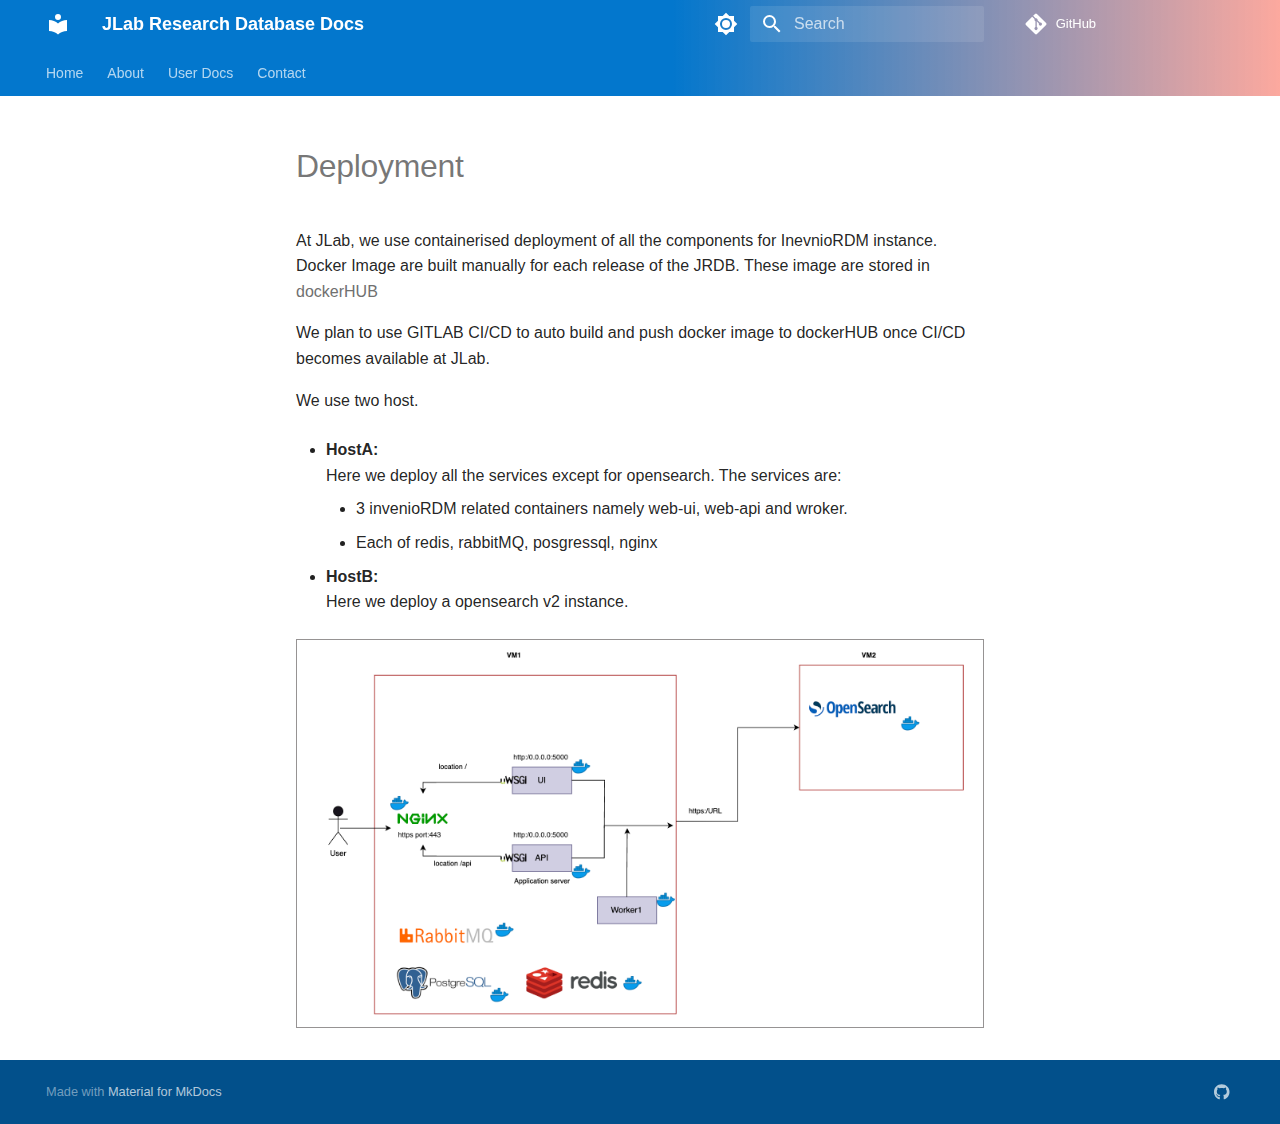
<file: infrastructure/deployment/deployment/index.html>
<!doctype html>
<html lang="en" class="no-js">
  <head>
    
      <meta charset="utf-8">
      <meta name="viewport" content="width=device-width,initial-scale=1">
      
      
      
      
      
      
      <link rel="icon" href="../../../assets/images/favicon.png">
      <meta name="generator" content="mkdocs-1.6.1, mkdocs-material-9.6.5">
    
    
      
        <title>Deployment - JLab Research Database Docs</title>
      
    
    
      <link rel="stylesheet" href="../../../assets/stylesheets/main.8608ea7d.min.css">
      
        
        <link rel="stylesheet" href="../../../assets/stylesheets/palette.06af60db.min.css">
      
      


    
    
      
    
    
      
    
    
      <link rel="stylesheet" href="../../../stylesheets/extra.css">
    
    <script>__md_scope=new URL("../../..",location),__md_hash=e=>[...e].reduce(((e,_)=>(e<<5)-e+_.charCodeAt(0)),0),__md_get=(e,_=localStorage,t=__md_scope)=>JSON.parse(_.getItem(t.pathname+"."+e)),__md_set=(e,_,t=localStorage,a=__md_scope)=>{try{t.setItem(a.pathname+"."+e,JSON.stringify(_))}catch(e){}}</script>
    
      

    
    
    
  </head>
  
  
    
    
      
    
    
    
    
    <body dir="ltr" data-md-color-scheme="default" data-md-color-primary="custom" data-md-color-accent="custom">
  
    
    <input class="md-toggle" data-md-toggle="drawer" type="checkbox" id="__drawer" autocomplete="off">
    <input class="md-toggle" data-md-toggle="search" type="checkbox" id="__search" autocomplete="off">
    <label class="md-overlay" for="__drawer"></label>
    <div data-md-component="skip">
      
    </div>
    <div data-md-component="announce">
      
    </div>
    
    
      

<header class="md-header" data-md-component="header">
  <nav class="md-header__inner md-grid" aria-label="Header">
    <a href="../../.." title="JLab Research Database Docs" class="md-header__button md-logo" aria-label="JLab Research Database Docs" data-md-component="logo">
      
  
  <svg xmlns="http://www.w3.org/2000/svg" viewBox="0 0 24 24"><path d="M12 8a3 3 0 0 0 3-3 3 3 0 0 0-3-3 3 3 0 0 0-3 3 3 3 0 0 0 3 3m0 3.54C9.64 9.35 6.5 8 3 8v11c3.5 0 6.64 1.35 9 3.54 2.36-2.19 5.5-3.54 9-3.54V8c-3.5 0-6.64 1.35-9 3.54"/></svg>

    </a>
    <label class="md-header__button md-icon" for="__drawer">
      
      <svg xmlns="http://www.w3.org/2000/svg" viewBox="0 0 24 24"><path d="M3 6h18v2H3zm0 5h18v2H3zm0 5h18v2H3z"/></svg>
    </label>
    <div class="md-header__title" data-md-component="header-title">
      <div class="md-header__ellipsis">
        <div class="md-header__topic">
          <span class="md-ellipsis">
            JLab Research Database Docs
          </span>
        </div>
        <div class="md-header__topic" data-md-component="header-topic">
          <span class="md-ellipsis">
            
              Deployment
            
          </span>
        </div>
      </div>
    </div>
    
      
        <form class="md-header__option" data-md-component="palette">
  
    
    
    
    <input class="md-option" data-md-color-media="(prefers-color-scheme: light)" data-md-color-scheme="default" data-md-color-primary="custom" data-md-color-accent="custom"  aria-label="Switch to dark mode"  type="radio" name="__palette" id="__palette_0">
    
      <label class="md-header__button md-icon" title="Switch to dark mode" for="__palette_1" hidden>
        <svg xmlns="http://www.w3.org/2000/svg" viewBox="0 0 24 24"><path d="M12 8a4 4 0 0 0-4 4 4 4 0 0 0 4 4 4 4 0 0 0 4-4 4 4 0 0 0-4-4m0 10a6 6 0 0 1-6-6 6 6 0 0 1 6-6 6 6 0 0 1 6 6 6 6 0 0 1-6 6m8-9.31V4h-4.69L12 .69 8.69 4H4v4.69L.69 12 4 15.31V20h4.69L12 23.31 15.31 20H20v-4.69L23.31 12z"/></svg>
      </label>
    
  
    
    
    
    <input class="md-option" data-md-color-media="(prefers-color-scheme: dark)" data-md-color-scheme="slate" data-md-color-primary="black" data-md-color-accent="orange"  aria-label="Switch to light mode"  type="radio" name="__palette" id="__palette_1">
    
      <label class="md-header__button md-icon" title="Switch to light mode" for="__palette_0" hidden>
        <svg xmlns="http://www.w3.org/2000/svg" viewBox="0 0 24 24"><path d="M12 18c-.89 0-1.74-.2-2.5-.55C11.56 16.5 13 14.42 13 12s-1.44-4.5-3.5-5.45C10.26 6.2 11.11 6 12 6a6 6 0 0 1 6 6 6 6 0 0 1-6 6m8-9.31V4h-4.69L12 .69 8.69 4H4v4.69L.69 12 4 15.31V20h4.69L12 23.31 15.31 20H20v-4.69L23.31 12z"/></svg>
      </label>
    
  
</form>
      
    
    
      <script>var palette=__md_get("__palette");if(palette&&palette.color){if("(prefers-color-scheme)"===palette.color.media){var media=matchMedia("(prefers-color-scheme: light)"),input=document.querySelector(media.matches?"[data-md-color-media='(prefers-color-scheme: light)']":"[data-md-color-media='(prefers-color-scheme: dark)']");palette.color.media=input.getAttribute("data-md-color-media"),palette.color.scheme=input.getAttribute("data-md-color-scheme"),palette.color.primary=input.getAttribute("data-md-color-primary"),palette.color.accent=input.getAttribute("data-md-color-accent")}for(var[key,value]of Object.entries(palette.color))document.body.setAttribute("data-md-color-"+key,value)}</script>
    
    
    
      <label class="md-header__button md-icon" for="__search">
        
        <svg xmlns="http://www.w3.org/2000/svg" viewBox="0 0 24 24"><path d="M9.5 3A6.5 6.5 0 0 1 16 9.5c0 1.61-.59 3.09-1.56 4.23l.27.27h.79l5 5-1.5 1.5-5-5v-.79l-.27-.27A6.52 6.52 0 0 1 9.5 16 6.5 6.5 0 0 1 3 9.5 6.5 6.5 0 0 1 9.5 3m0 2C7 5 5 7 5 9.5S7 14 9.5 14 14 12 14 9.5 12 5 9.5 5"/></svg>
      </label>
      <div class="md-search" data-md-component="search" role="dialog">
  <label class="md-search__overlay" for="__search"></label>
  <div class="md-search__inner" role="search">
    <form class="md-search__form" name="search">
      <input type="text" class="md-search__input" name="query" aria-label="Search" placeholder="Search" autocapitalize="off" autocorrect="off" autocomplete="off" spellcheck="false" data-md-component="search-query" required>
      <label class="md-search__icon md-icon" for="__search">
        
        <svg xmlns="http://www.w3.org/2000/svg" viewBox="0 0 24 24"><path d="M9.5 3A6.5 6.5 0 0 1 16 9.5c0 1.61-.59 3.09-1.56 4.23l.27.27h.79l5 5-1.5 1.5-5-5v-.79l-.27-.27A6.52 6.52 0 0 1 9.5 16 6.5 6.5 0 0 1 3 9.5 6.5 6.5 0 0 1 9.5 3m0 2C7 5 5 7 5 9.5S7 14 9.5 14 14 12 14 9.5 12 5 9.5 5"/></svg>
        
        <svg xmlns="http://www.w3.org/2000/svg" viewBox="0 0 24 24"><path d="M20 11v2H8l5.5 5.5-1.42 1.42L4.16 12l7.92-7.92L13.5 5.5 8 11z"/></svg>
      </label>
      <nav class="md-search__options" aria-label="Search">
        
        <button type="reset" class="md-search__icon md-icon" title="Clear" aria-label="Clear" tabindex="-1">
          
          <svg xmlns="http://www.w3.org/2000/svg" viewBox="0 0 24 24"><path d="M19 6.41 17.59 5 12 10.59 6.41 5 5 6.41 10.59 12 5 17.59 6.41 19 12 13.41 17.59 19 19 17.59 13.41 12z"/></svg>
        </button>
      </nav>
      
    </form>
    <div class="md-search__output">
      <div class="md-search__scrollwrap" tabindex="0" data-md-scrollfix>
        <div class="md-search-result" data-md-component="search-result">
          <div class="md-search-result__meta">
            Initializing search
          </div>
          <ol class="md-search-result__list" role="presentation"></ol>
        </div>
      </div>
    </div>
  </div>
</div>
    
    
      <div class="md-header__source">
        <a href="https://github.com/JeffersonLab/invenioRDM-docs" title="Go to repository" class="md-source" data-md-component="source">
  <div class="md-source__icon md-icon">
    
    <svg xmlns="http://www.w3.org/2000/svg" viewBox="0 0 448 512"><!--! Font Awesome Free 6.7.2 by @fontawesome - https://fontawesome.com License - https://fontawesome.com/license/free (Icons: CC BY 4.0, Fonts: SIL OFL 1.1, Code: MIT License) Copyright 2024 Fonticons, Inc.--><path d="M439.55 236.05 244 40.45a28.87 28.87 0 0 0-40.81 0l-40.66 40.63 51.52 51.52c27.06-9.14 52.68 16.77 43.39 43.68l49.66 49.66c34.23-11.8 61.18 31 35.47 56.69-26.49 26.49-70.21-2.87-56-37.34L240.22 199v121.85c25.3 12.54 22.26 41.85 9.08 55a34.34 34.34 0 0 1-48.55 0c-17.57-17.6-11.07-46.91 11.25-56v-123c-20.8-8.51-24.6-30.74-18.64-45L142.57 101 8.45 235.14a28.86 28.86 0 0 0 0 40.81l195.61 195.6a28.86 28.86 0 0 0 40.8 0l194.69-194.69a28.86 28.86 0 0 0 0-40.81"/></svg>
  </div>
  <div class="md-source__repository">
    GitHub
  </div>
</a>
      </div>
    
  </nav>
  
</header>
    
    <div class="md-container" data-md-component="container">
      
      
        
          
            
<nav class="md-tabs" aria-label="Tabs" data-md-component="tabs">
  <div class="md-grid">
    <ul class="md-tabs__list">
      
        
  
  
  
    <li class="md-tabs__item">
      <a href="../../.." class="md-tabs__link">
        
  
    
  
  Home

      </a>
    </li>
  

      
        
  
  
  
    <li class="md-tabs__item">
      <a href="../../../about/" class="md-tabs__link">
        
  
    
  
  About

      </a>
    </li>
  

      
        
  
  
  
    
    
      <li class="md-tabs__item">
        <a href="../../../user-docs/" class="md-tabs__link">
          
  
  User Docs

        </a>
      </li>
    
  

      
        
  
  
  
    <li class="md-tabs__item">
      <a href="../../../contact/" class="md-tabs__link">
        
  
    
  
  Contact

      </a>
    </li>
  

      
    </ul>
  </div>
</nav>
          
        
      
      <main class="md-main" data-md-component="main">
        <div class="md-main__inner md-grid">
          
            
              
              <div class="md-sidebar md-sidebar--primary" data-md-component="sidebar" data-md-type="navigation" >
                <div class="md-sidebar__scrollwrap">
                  <div class="md-sidebar__inner">
                    


  


<nav class="md-nav md-nav--primary md-nav--lifted" aria-label="Navigation" data-md-level="0">
  <label class="md-nav__title" for="__drawer">
    <a href="../../.." title="JLab Research Database Docs" class="md-nav__button md-logo" aria-label="JLab Research Database Docs" data-md-component="logo">
      
  
  <svg xmlns="http://www.w3.org/2000/svg" viewBox="0 0 24 24"><path d="M12 8a3 3 0 0 0 3-3 3 3 0 0 0-3-3 3 3 0 0 0-3 3 3 3 0 0 0 3 3m0 3.54C9.64 9.35 6.5 8 3 8v11c3.5 0 6.64 1.35 9 3.54 2.36-2.19 5.5-3.54 9-3.54V8c-3.5 0-6.64 1.35-9 3.54"/></svg>

    </a>
    JLab Research Database Docs
  </label>
  
    <div class="md-nav__source">
      <a href="https://github.com/JeffersonLab/invenioRDM-docs" title="Go to repository" class="md-source" data-md-component="source">
  <div class="md-source__icon md-icon">
    
    <svg xmlns="http://www.w3.org/2000/svg" viewBox="0 0 448 512"><!--! Font Awesome Free 6.7.2 by @fontawesome - https://fontawesome.com License - https://fontawesome.com/license/free (Icons: CC BY 4.0, Fonts: SIL OFL 1.1, Code: MIT License) Copyright 2024 Fonticons, Inc.--><path d="M439.55 236.05 244 40.45a28.87 28.87 0 0 0-40.81 0l-40.66 40.63 51.52 51.52c27.06-9.14 52.68 16.77 43.39 43.68l49.66 49.66c34.23-11.8 61.18 31 35.47 56.69-26.49 26.49-70.21-2.87-56-37.34L240.22 199v121.85c25.3 12.54 22.26 41.85 9.08 55a34.34 34.34 0 0 1-48.55 0c-17.57-17.6-11.07-46.91 11.25-56v-123c-20.8-8.51-24.6-30.74-18.64-45L142.57 101 8.45 235.14a28.86 28.86 0 0 0 0 40.81l195.61 195.6a28.86 28.86 0 0 0 40.8 0l194.69-194.69a28.86 28.86 0 0 0 0-40.81"/></svg>
  </div>
  <div class="md-source__repository">
    GitHub
  </div>
</a>
    </div>
  
  <ul class="md-nav__list" data-md-scrollfix>
    
      
      
  
  
  
  
    <li class="md-nav__item">
      <a href="../../.." class="md-nav__link">
        
  
  <span class="md-ellipsis">
    Home
    
  </span>
  

      </a>
    </li>
  

    
      
      
  
  
  
  
    <li class="md-nav__item">
      <a href="../../../about/" class="md-nav__link">
        
  
  <span class="md-ellipsis">
    About
    
  </span>
  

      </a>
    </li>
  

    
      
      
  
  
  
  
    
    
    
      
      
    
    
    <li class="md-nav__item md-nav__item--nested">
      
        
        
        <input class="md-nav__toggle md-toggle " type="checkbox" id="__nav_3" >
        
          
          <label class="md-nav__link" for="__nav_3" id="__nav_3_label" tabindex="0">
            
  
  <span class="md-ellipsis">
    User Docs
    
  </span>
  

            <span class="md-nav__icon md-icon"></span>
          </label>
        
        <nav class="md-nav" data-md-level="1" aria-labelledby="__nav_3_label" aria-expanded="false">
          <label class="md-nav__title" for="__nav_3">
            <span class="md-nav__icon md-icon"></span>
            User Docs
          </label>
          <ul class="md-nav__list" data-md-scrollfix>
            
              
                
  
  
  
  
    <li class="md-nav__item">
      <a href="../../../user-docs/" class="md-nav__link">
        
  
  <span class="md-ellipsis">
    Overview
    
  </span>
  

      </a>
    </li>
  

              
            
              
                
  
  
  
  
    <li class="md-nav__item">
      <a href="../../../user-docs/get-started/get-started/" class="md-nav__link">
        
  
  <span class="md-ellipsis">
    Get Started
    
  </span>
  

      </a>
    </li>
  

              
            
              
                
  
  
  
  
    <li class="md-nav__item">
      <a href="../../../user-docs/search-guide/search-guide/" class="md-nav__link">
        
  
  <span class="md-ellipsis">
    Search Guide
    
  </span>
  

      </a>
    </li>
  

              
            
              
                
  
  
  
  
    <li class="md-nav__item">
      <a href="../../../user-docs/metadata/" class="md-nav__link">
        
  
  <span class="md-ellipsis">
    Metadata
    
  </span>
  

      </a>
    </li>
  

              
            
          </ul>
        </nav>
      
    </li>
  

    
      
      
  
  
  
  
    <li class="md-nav__item">
      <a href="../../../contact/" class="md-nav__link">
        
  
  <span class="md-ellipsis">
    Contact
    
  </span>
  

      </a>
    </li>
  

    
  </ul>
</nav>
                  </div>
                </div>
              </div>
            
            
              
              <div class="md-sidebar md-sidebar--secondary" data-md-component="sidebar" data-md-type="toc" >
                <div class="md-sidebar__scrollwrap">
                  <div class="md-sidebar__inner">
                    

<nav class="md-nav md-nav--secondary" aria-label="Table of contents">
  
  
  
  
</nav>
                  </div>
                </div>
              </div>
            
          
          
            <div class="md-content" data-md-component="content">
              <article class="md-content__inner md-typeset">
                
                  


  
  


  <h1>Deployment</h1>

<p>At JLab, we use containerised deployment of all the components for InevnioRDM instance. </br>
Docker Image are built manually for each release of the JRDB. These image are stored in <a href="https://hub.docker.com/repository/docker/jeffersonlab/inveniordm_jlab/general">dockerHUB</a></p>
<p>We plan to use GITLAB CI/CD to auto build and push docker image to dockerHUB once CI/CD becomes available at JLab.</p>
<p>We use two host.</p>
<ul>
<li>
<p><strong>HostA:</strong> </br>
    Here we deploy all the services except for opensearch. The services are:</br></p>
<ul>
<li>3 invenioRDM related containers namely web-ui, web-api and wroker. </li>
<li>Each of redis, rabbitMQ, posgressql, nginx</li>
</ul>
</li>
<li>
<p><strong>HostB:</strong> </br>
    Here we deploy a opensearch v2 instance.</p>
</li>
</ul>
<p><img alt="JLab Instance Architecture" src="../../../images/jlab-deployment-architecture.png" /></p>












                
              </article>
            </div>
          
          
<script>var target=document.getElementById(location.hash.slice(1));target&&target.name&&(target.checked=target.name.startsWith("__tabbed_"))</script>
        </div>
        
      </main>
      
        <footer class="md-footer">
  
    
  
  <div class="md-footer-meta md-typeset">
    <div class="md-footer-meta__inner md-grid">
      <div class="md-copyright">
  
  
    Made with
    <a href="https://squidfunk.github.io/mkdocs-material/" target="_blank" rel="noopener">
      Material for MkDocs
    </a>
  
</div>
      
        <div class="md-social">
  
    
    
    
    
      
      
    
    <a href="https://github.com/JeffersonLab/invenioRDM-docs" target="_blank" rel="noopener" title="github.com" class="md-social__link">
      <svg xmlns="http://www.w3.org/2000/svg" viewBox="0 0 496 512"><!--! Font Awesome Free 6.7.2 by @fontawesome - https://fontawesome.com License - https://fontawesome.com/license/free (Icons: CC BY 4.0, Fonts: SIL OFL 1.1, Code: MIT License) Copyright 2024 Fonticons, Inc.--><path d="M165.9 397.4c0 2-2.3 3.6-5.2 3.6-3.3.3-5.6-1.3-5.6-3.6 0-2 2.3-3.6 5.2-3.6 3-.3 5.6 1.3 5.6 3.6m-31.1-4.5c-.7 2 1.3 4.3 4.3 4.9 2.6 1 5.6 0 6.2-2s-1.3-4.3-4.3-5.2c-2.6-.7-5.5.3-6.2 2.3m44.2-1.7c-2.9.7-4.9 2.6-4.6 4.9.3 2 2.9 3.3 5.9 2.6 2.9-.7 4.9-2.6 4.6-4.6-.3-1.9-3-3.2-5.9-2.9M244.8 8C106.1 8 0 113.3 0 252c0 110.9 69.8 205.8 169.5 239.2 12.8 2.3 17.3-5.6 17.3-12.1 0-6.2-.3-40.4-.3-61.4 0 0-70 15-84.7-29.8 0 0-11.4-29.1-27.8-36.6 0 0-22.9-15.7 1.6-15.4 0 0 24.9 2 38.6 25.8 21.9 38.6 58.6 27.5 72.9 20.9 2.3-16 8.8-27.1 16-33.7-55.9-6.2-112.3-14.3-112.3-110.5 0-27.5 7.6-41.3 23.6-58.9-2.6-6.5-11.1-33.3 2.6-67.9 20.9-6.5 69 27 69 27 20-5.6 41.5-8.5 62.8-8.5s42.8 2.9 62.8 8.5c0 0 48.1-33.6 69-27 13.7 34.7 5.2 61.4 2.6 67.9 16 17.7 25.8 31.5 25.8 58.9 0 96.5-58.9 104.2-114.8 110.5 9.2 7.9 17 22.9 17 46.4 0 33.7-.3 75.4-.3 83.6 0 6.5 4.6 14.4 17.3 12.1C428.2 457.8 496 362.9 496 252 496 113.3 383.5 8 244.8 8M97.2 352.9c-1.3 1-1 3.3.7 5.2 1.6 1.6 3.9 2.3 5.2 1 1.3-1 1-3.3-.7-5.2-1.6-1.6-3.9-2.3-5.2-1m-10.8-8.1c-.7 1.3.3 2.9 2.3 3.9 1.6 1 3.6.7 4.3-.7.7-1.3-.3-2.9-2.3-3.9-2-.6-3.6-.3-4.3.7m32.4 35.6c-1.6 1.3-1 4.3 1.3 6.2 2.3 2.3 5.2 2.6 6.5 1 1.3-1.3.7-4.3-1.3-6.2-2.2-2.3-5.2-2.6-6.5-1m-11.4-14.7c-1.6 1-1.6 3.6 0 5.9s4.3 3.3 5.6 2.3c1.6-1.3 1.6-3.9 0-6.2-1.4-2.3-4-3.3-5.6-2"/></svg>
    </a>
  
</div>
      
    </div>
  </div>
</footer>
      
    </div>
    <div class="md-dialog" data-md-component="dialog">
      <div class="md-dialog__inner md-typeset"></div>
    </div>
    
    
    <script id="__config" type="application/json">{"base": "../../..", "features": ["navigation.tabs", "navigation.footer", "content.code.copy"], "search": "../../../assets/javascripts/workers/search.f8cc74c7.min.js", "translations": {"clipboard.copied": "Copied to clipboard", "clipboard.copy": "Copy to clipboard", "search.result.more.one": "1 more on this page", "search.result.more.other": "# more on this page", "search.result.none": "No matching documents", "search.result.one": "1 matching document", "search.result.other": "# matching documents", "search.result.placeholder": "Type to start searching", "search.result.term.missing": "Missing", "select.version": "Select version"}}</script>
    
    
      <script src="../../../assets/javascripts/bundle.f1b6f286.min.js"></script>
      
    
  </body>
</html>
</file>
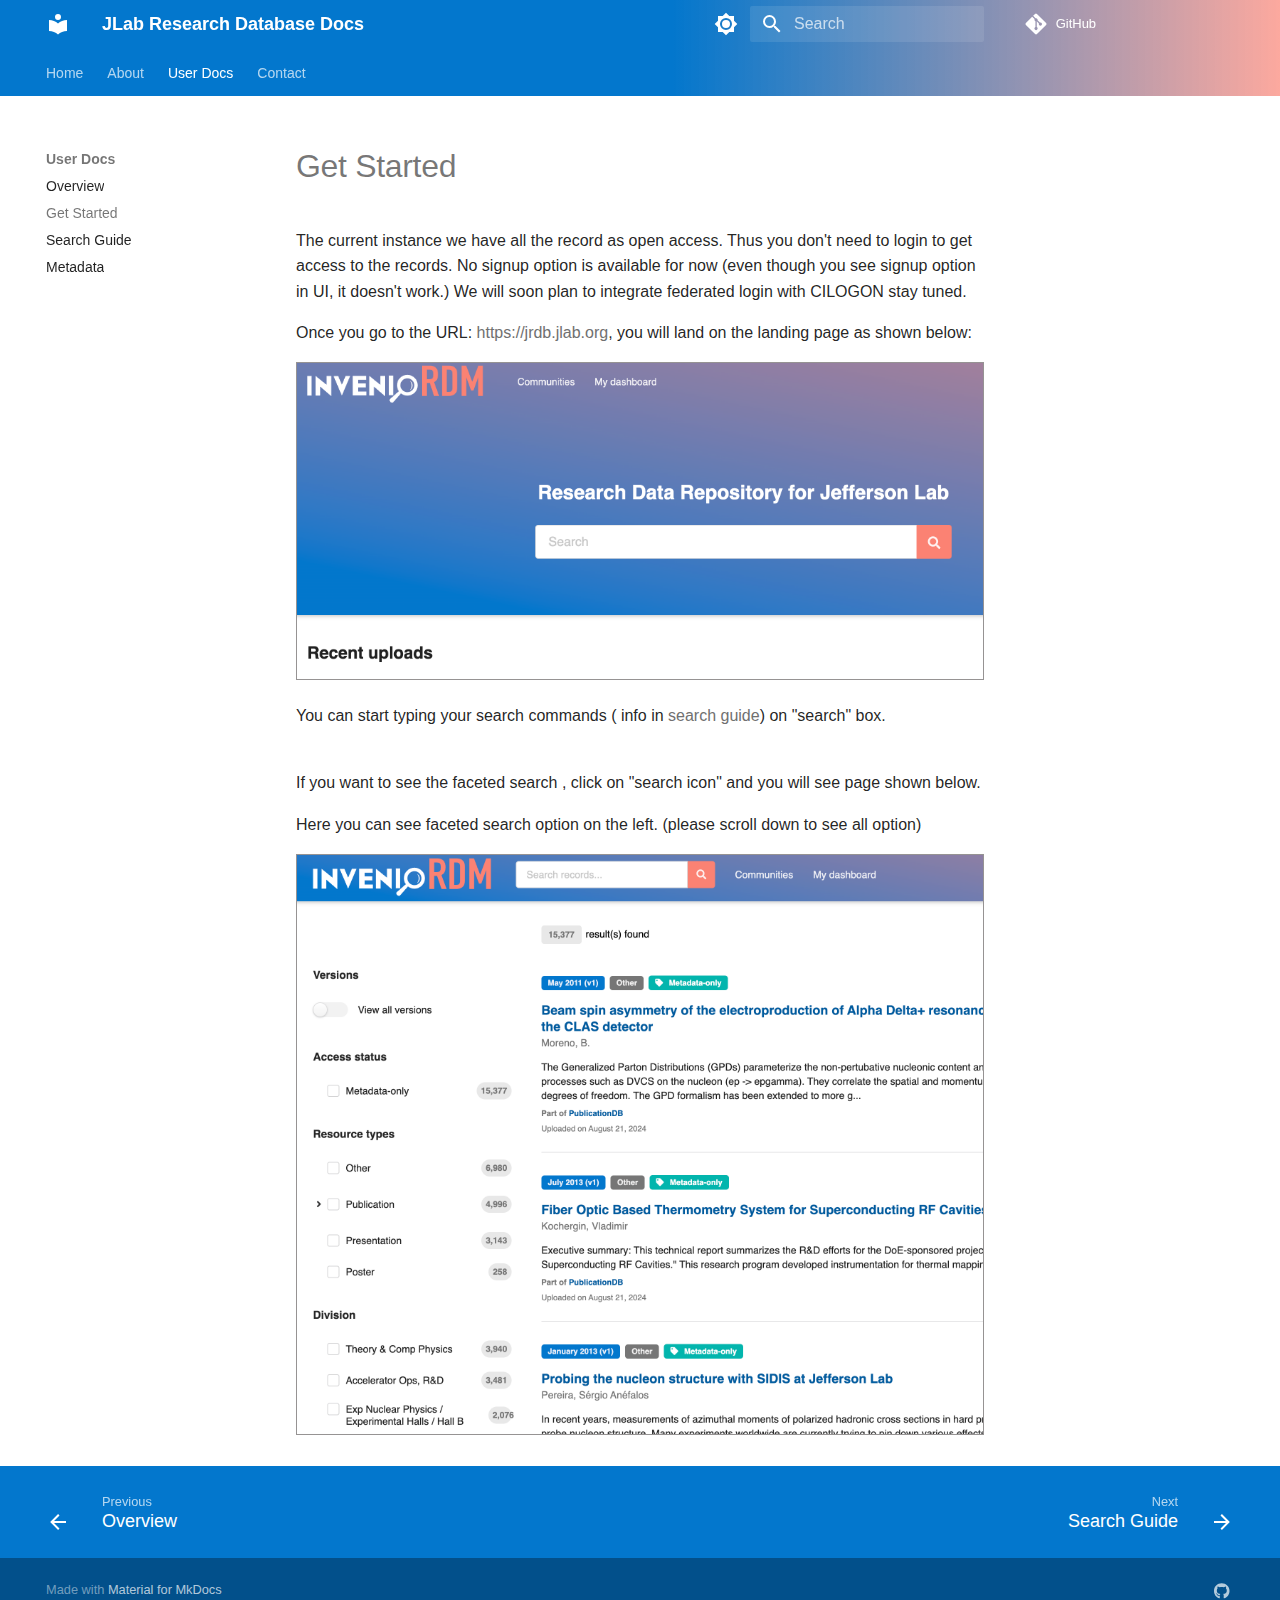
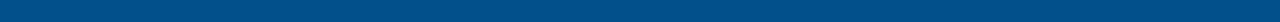
<file: user-docs/get-started/get-started/index.html>
<!doctype html>
<html lang="en" class="no-js">
  <head>
    
      <meta charset="utf-8">
      <meta name="viewport" content="width=device-width,initial-scale=1">
      
      
      
      
        <link rel="prev" href="../../">
      
      
        <link rel="next" href="../../search-guide/search-guide/">
      
      
      <link rel="icon" href="../../../assets/images/favicon.png">
      <meta name="generator" content="mkdocs-1.6.1, mkdocs-material-9.6.5">
    
    
      
        <title>Get Started - JLab Research Database Docs</title>
      
    
    
      <link rel="stylesheet" href="../../../assets/stylesheets/main.8608ea7d.min.css">
      
        
        <link rel="stylesheet" href="../../../assets/stylesheets/palette.06af60db.min.css">
      
      


    
    
      
    
    
      
    
    
      <link rel="stylesheet" href="../../../stylesheets/extra.css">
    
    <script>__md_scope=new URL("../../..",location),__md_hash=e=>[...e].reduce(((e,_)=>(e<<5)-e+_.charCodeAt(0)),0),__md_get=(e,_=localStorage,t=__md_scope)=>JSON.parse(_.getItem(t.pathname+"."+e)),__md_set=(e,_,t=localStorage,a=__md_scope)=>{try{t.setItem(a.pathname+"."+e,JSON.stringify(_))}catch(e){}}</script>
    
      

    
    
    
  </head>
  
  
    
    
      
    
    
    
    
    <body dir="ltr" data-md-color-scheme="default" data-md-color-primary="custom" data-md-color-accent="custom">
  
    
    <input class="md-toggle" data-md-toggle="drawer" type="checkbox" id="__drawer" autocomplete="off">
    <input class="md-toggle" data-md-toggle="search" type="checkbox" id="__search" autocomplete="off">
    <label class="md-overlay" for="__drawer"></label>
    <div data-md-component="skip">
      
    </div>
    <div data-md-component="announce">
      
    </div>
    
    
      

<header class="md-header" data-md-component="header">
  <nav class="md-header__inner md-grid" aria-label="Header">
    <a href="../../.." title="JLab Research Database Docs" class="md-header__button md-logo" aria-label="JLab Research Database Docs" data-md-component="logo">
      
  
  <svg xmlns="http://www.w3.org/2000/svg" viewBox="0 0 24 24"><path d="M12 8a3 3 0 0 0 3-3 3 3 0 0 0-3-3 3 3 0 0 0-3 3 3 3 0 0 0 3 3m0 3.54C9.64 9.35 6.5 8 3 8v11c3.5 0 6.64 1.35 9 3.54 2.36-2.19 5.5-3.54 9-3.54V8c-3.5 0-6.64 1.35-9 3.54"/></svg>

    </a>
    <label class="md-header__button md-icon" for="__drawer">
      
      <svg xmlns="http://www.w3.org/2000/svg" viewBox="0 0 24 24"><path d="M3 6h18v2H3zm0 5h18v2H3zm0 5h18v2H3z"/></svg>
    </label>
    <div class="md-header__title" data-md-component="header-title">
      <div class="md-header__ellipsis">
        <div class="md-header__topic">
          <span class="md-ellipsis">
            JLab Research Database Docs
          </span>
        </div>
        <div class="md-header__topic" data-md-component="header-topic">
          <span class="md-ellipsis">
            
              Get Started
            
          </span>
        </div>
      </div>
    </div>
    
      
        <form class="md-header__option" data-md-component="palette">
  
    
    
    
    <input class="md-option" data-md-color-media="(prefers-color-scheme: light)" data-md-color-scheme="default" data-md-color-primary="custom" data-md-color-accent="custom"  aria-label="Switch to dark mode"  type="radio" name="__palette" id="__palette_0">
    
      <label class="md-header__button md-icon" title="Switch to dark mode" for="__palette_1" hidden>
        <svg xmlns="http://www.w3.org/2000/svg" viewBox="0 0 24 24"><path d="M12 8a4 4 0 0 0-4 4 4 4 0 0 0 4 4 4 4 0 0 0 4-4 4 4 0 0 0-4-4m0 10a6 6 0 0 1-6-6 6 6 0 0 1 6-6 6 6 0 0 1 6 6 6 6 0 0 1-6 6m8-9.31V4h-4.69L12 .69 8.69 4H4v4.69L.69 12 4 15.31V20h4.69L12 23.31 15.31 20H20v-4.69L23.31 12z"/></svg>
      </label>
    
  
    
    
    
    <input class="md-option" data-md-color-media="(prefers-color-scheme: dark)" data-md-color-scheme="slate" data-md-color-primary="black" data-md-color-accent="orange"  aria-label="Switch to light mode"  type="radio" name="__palette" id="__palette_1">
    
      <label class="md-header__button md-icon" title="Switch to light mode" for="__palette_0" hidden>
        <svg xmlns="http://www.w3.org/2000/svg" viewBox="0 0 24 24"><path d="M12 18c-.89 0-1.74-.2-2.5-.55C11.56 16.5 13 14.42 13 12s-1.44-4.5-3.5-5.45C10.26 6.2 11.11 6 12 6a6 6 0 0 1 6 6 6 6 0 0 1-6 6m8-9.31V4h-4.69L12 .69 8.69 4H4v4.69L.69 12 4 15.31V20h4.69L12 23.31 15.31 20H20v-4.69L23.31 12z"/></svg>
      </label>
    
  
</form>
      
    
    
      <script>var palette=__md_get("__palette");if(palette&&palette.color){if("(prefers-color-scheme)"===palette.color.media){var media=matchMedia("(prefers-color-scheme: light)"),input=document.querySelector(media.matches?"[data-md-color-media='(prefers-color-scheme: light)']":"[data-md-color-media='(prefers-color-scheme: dark)']");palette.color.media=input.getAttribute("data-md-color-media"),palette.color.scheme=input.getAttribute("data-md-color-scheme"),palette.color.primary=input.getAttribute("data-md-color-primary"),palette.color.accent=input.getAttribute("data-md-color-accent")}for(var[key,value]of Object.entries(palette.color))document.body.setAttribute("data-md-color-"+key,value)}</script>
    
    
    
      <label class="md-header__button md-icon" for="__search">
        
        <svg xmlns="http://www.w3.org/2000/svg" viewBox="0 0 24 24"><path d="M9.5 3A6.5 6.5 0 0 1 16 9.5c0 1.61-.59 3.09-1.56 4.23l.27.27h.79l5 5-1.5 1.5-5-5v-.79l-.27-.27A6.52 6.52 0 0 1 9.5 16 6.5 6.5 0 0 1 3 9.5 6.5 6.5 0 0 1 9.5 3m0 2C7 5 5 7 5 9.5S7 14 9.5 14 14 12 14 9.5 12 5 9.5 5"/></svg>
      </label>
      <div class="md-search" data-md-component="search" role="dialog">
  <label class="md-search__overlay" for="__search"></label>
  <div class="md-search__inner" role="search">
    <form class="md-search__form" name="search">
      <input type="text" class="md-search__input" name="query" aria-label="Search" placeholder="Search" autocapitalize="off" autocorrect="off" autocomplete="off" spellcheck="false" data-md-component="search-query" required>
      <label class="md-search__icon md-icon" for="__search">
        
        <svg xmlns="http://www.w3.org/2000/svg" viewBox="0 0 24 24"><path d="M9.5 3A6.5 6.5 0 0 1 16 9.5c0 1.61-.59 3.09-1.56 4.23l.27.27h.79l5 5-1.5 1.5-5-5v-.79l-.27-.27A6.52 6.52 0 0 1 9.5 16 6.5 6.5 0 0 1 3 9.5 6.5 6.5 0 0 1 9.5 3m0 2C7 5 5 7 5 9.5S7 14 9.5 14 14 12 14 9.5 12 5 9.5 5"/></svg>
        
        <svg xmlns="http://www.w3.org/2000/svg" viewBox="0 0 24 24"><path d="M20 11v2H8l5.5 5.5-1.42 1.42L4.16 12l7.92-7.92L13.5 5.5 8 11z"/></svg>
      </label>
      <nav class="md-search__options" aria-label="Search">
        
        <button type="reset" class="md-search__icon md-icon" title="Clear" aria-label="Clear" tabindex="-1">
          
          <svg xmlns="http://www.w3.org/2000/svg" viewBox="0 0 24 24"><path d="M19 6.41 17.59 5 12 10.59 6.41 5 5 6.41 10.59 12 5 17.59 6.41 19 12 13.41 17.59 19 19 17.59 13.41 12z"/></svg>
        </button>
      </nav>
      
    </form>
    <div class="md-search__output">
      <div class="md-search__scrollwrap" tabindex="0" data-md-scrollfix>
        <div class="md-search-result" data-md-component="search-result">
          <div class="md-search-result__meta">
            Initializing search
          </div>
          <ol class="md-search-result__list" role="presentation"></ol>
        </div>
      </div>
    </div>
  </div>
</div>
    
    
      <div class="md-header__source">
        <a href="https://github.com/JeffersonLab/invenioRDM-docs" title="Go to repository" class="md-source" data-md-component="source">
  <div class="md-source__icon md-icon">
    
    <svg xmlns="http://www.w3.org/2000/svg" viewBox="0 0 448 512"><!--! Font Awesome Free 6.7.2 by @fontawesome - https://fontawesome.com License - https://fontawesome.com/license/free (Icons: CC BY 4.0, Fonts: SIL OFL 1.1, Code: MIT License) Copyright 2024 Fonticons, Inc.--><path d="M439.55 236.05 244 40.45a28.87 28.87 0 0 0-40.81 0l-40.66 40.63 51.52 51.52c27.06-9.14 52.68 16.77 43.39 43.68l49.66 49.66c34.23-11.8 61.18 31 35.47 56.69-26.49 26.49-70.21-2.87-56-37.34L240.22 199v121.85c25.3 12.54 22.26 41.85 9.08 55a34.34 34.34 0 0 1-48.55 0c-17.57-17.6-11.07-46.91 11.25-56v-123c-20.8-8.51-24.6-30.74-18.64-45L142.57 101 8.45 235.14a28.86 28.86 0 0 0 0 40.81l195.61 195.6a28.86 28.86 0 0 0 40.8 0l194.69-194.69a28.86 28.86 0 0 0 0-40.81"/></svg>
  </div>
  <div class="md-source__repository">
    GitHub
  </div>
</a>
      </div>
    
  </nav>
  
</header>
    
    <div class="md-container" data-md-component="container">
      
      
        
          
            
<nav class="md-tabs" aria-label="Tabs" data-md-component="tabs">
  <div class="md-grid">
    <ul class="md-tabs__list">
      
        
  
  
  
    <li class="md-tabs__item">
      <a href="../../.." class="md-tabs__link">
        
  
    
  
  Home

      </a>
    </li>
  

      
        
  
  
  
    <li class="md-tabs__item">
      <a href="../../../about/" class="md-tabs__link">
        
  
    
  
  About

      </a>
    </li>
  

      
        
  
  
    
  
  
    
    
      <li class="md-tabs__item md-tabs__item--active">
        <a href="../../" class="md-tabs__link">
          
  
  User Docs

        </a>
      </li>
    
  

      
        
  
  
  
    <li class="md-tabs__item">
      <a href="../../../contact/" class="md-tabs__link">
        
  
    
  
  Contact

      </a>
    </li>
  

      
    </ul>
  </div>
</nav>
          
        
      
      <main class="md-main" data-md-component="main">
        <div class="md-main__inner md-grid">
          
            
              
              <div class="md-sidebar md-sidebar--primary" data-md-component="sidebar" data-md-type="navigation" >
                <div class="md-sidebar__scrollwrap">
                  <div class="md-sidebar__inner">
                    


  


<nav class="md-nav md-nav--primary md-nav--lifted" aria-label="Navigation" data-md-level="0">
  <label class="md-nav__title" for="__drawer">
    <a href="../../.." title="JLab Research Database Docs" class="md-nav__button md-logo" aria-label="JLab Research Database Docs" data-md-component="logo">
      
  
  <svg xmlns="http://www.w3.org/2000/svg" viewBox="0 0 24 24"><path d="M12 8a3 3 0 0 0 3-3 3 3 0 0 0-3-3 3 3 0 0 0-3 3 3 3 0 0 0 3 3m0 3.54C9.64 9.35 6.5 8 3 8v11c3.5 0 6.64 1.35 9 3.54 2.36-2.19 5.5-3.54 9-3.54V8c-3.5 0-6.64 1.35-9 3.54"/></svg>

    </a>
    JLab Research Database Docs
  </label>
  
    <div class="md-nav__source">
      <a href="https://github.com/JeffersonLab/invenioRDM-docs" title="Go to repository" class="md-source" data-md-component="source">
  <div class="md-source__icon md-icon">
    
    <svg xmlns="http://www.w3.org/2000/svg" viewBox="0 0 448 512"><!--! Font Awesome Free 6.7.2 by @fontawesome - https://fontawesome.com License - https://fontawesome.com/license/free (Icons: CC BY 4.0, Fonts: SIL OFL 1.1, Code: MIT License) Copyright 2024 Fonticons, Inc.--><path d="M439.55 236.05 244 40.45a28.87 28.87 0 0 0-40.81 0l-40.66 40.63 51.52 51.52c27.06-9.14 52.68 16.77 43.39 43.68l49.66 49.66c34.23-11.8 61.18 31 35.47 56.69-26.49 26.49-70.21-2.87-56-37.34L240.22 199v121.85c25.3 12.54 22.26 41.85 9.08 55a34.34 34.34 0 0 1-48.55 0c-17.57-17.6-11.07-46.91 11.25-56v-123c-20.8-8.51-24.6-30.74-18.64-45L142.57 101 8.45 235.14a28.86 28.86 0 0 0 0 40.81l195.61 195.6a28.86 28.86 0 0 0 40.8 0l194.69-194.69a28.86 28.86 0 0 0 0-40.81"/></svg>
  </div>
  <div class="md-source__repository">
    GitHub
  </div>
</a>
    </div>
  
  <ul class="md-nav__list" data-md-scrollfix>
    
      
      
  
  
  
  
    <li class="md-nav__item">
      <a href="../../.." class="md-nav__link">
        
  
  <span class="md-ellipsis">
    Home
    
  </span>
  

      </a>
    </li>
  

    
      
      
  
  
  
  
    <li class="md-nav__item">
      <a href="../../../about/" class="md-nav__link">
        
  
  <span class="md-ellipsis">
    About
    
  </span>
  

      </a>
    </li>
  

    
      
      
  
  
    
  
  
  
    
    
    
      
        
        
      
      
    
    
    <li class="md-nav__item md-nav__item--active md-nav__item--section md-nav__item--nested">
      
        
        
        <input class="md-nav__toggle md-toggle " type="checkbox" id="__nav_3" checked>
        
          
          <label class="md-nav__link" for="__nav_3" id="__nav_3_label" tabindex="">
            
  
  <span class="md-ellipsis">
    User Docs
    
  </span>
  

            <span class="md-nav__icon md-icon"></span>
          </label>
        
        <nav class="md-nav" data-md-level="1" aria-labelledby="__nav_3_label" aria-expanded="true">
          <label class="md-nav__title" for="__nav_3">
            <span class="md-nav__icon md-icon"></span>
            User Docs
          </label>
          <ul class="md-nav__list" data-md-scrollfix>
            
              
                
  
  
  
  
    <li class="md-nav__item">
      <a href="../../" class="md-nav__link">
        
  
  <span class="md-ellipsis">
    Overview
    
  </span>
  

      </a>
    </li>
  

              
            
              
                
  
  
    
  
  
  
    <li class="md-nav__item md-nav__item--active">
      
      <input class="md-nav__toggle md-toggle" type="checkbox" id="__toc">
      
      
      
      <a href="./" class="md-nav__link md-nav__link--active">
        
  
  <span class="md-ellipsis">
    Get Started
    
  </span>
  

      </a>
      
    </li>
  

              
            
              
                
  
  
  
  
    <li class="md-nav__item">
      <a href="../../search-guide/search-guide/" class="md-nav__link">
        
  
  <span class="md-ellipsis">
    Search Guide
    
  </span>
  

      </a>
    </li>
  

              
            
              
                
  
  
  
  
    <li class="md-nav__item">
      <a href="../../metadata/" class="md-nav__link">
        
  
  <span class="md-ellipsis">
    Metadata
    
  </span>
  

      </a>
    </li>
  

              
            
          </ul>
        </nav>
      
    </li>
  

    
      
      
  
  
  
  
    <li class="md-nav__item">
      <a href="../../../contact/" class="md-nav__link">
        
  
  <span class="md-ellipsis">
    Contact
    
  </span>
  

      </a>
    </li>
  

    
  </ul>
</nav>
                  </div>
                </div>
              </div>
            
            
              
              <div class="md-sidebar md-sidebar--secondary" data-md-component="sidebar" data-md-type="toc" >
                <div class="md-sidebar__scrollwrap">
                  <div class="md-sidebar__inner">
                    

<nav class="md-nav md-nav--secondary" aria-label="Table of contents">
  
  
  
  
</nav>
                  </div>
                </div>
              </div>
            
          
          
            <div class="md-content" data-md-component="content">
              <article class="md-content__inner md-typeset">
                
                  


  
  


  <h1>Get Started</h1>

<p>The current instance we have all the record as open access. Thus you don't need to login to get access to the records. 
No signup option is available for now (even though you see signup option in UI, it doesn't work.)
We will soon plan to integrate federated login with CILOGON stay tuned.</p>
<p>Once you go to the URL: <a href="https://jrdb.jlab.org">https://jrdb.jlab.org</a>, you will land on the landing page as shown below:</p>
<p><img alt="Landing Page" src="../../../images/landing_page.png" /></p>
<p>You can start typing your search commands ( info in <a href="../../search-guide/search-guide/">search guide</a>) on "search" box.</p>
<p><br>
If you want to see the faceted search , click on "search icon" and you will see page shown below.</p>
<p>Here you can see faceted search option on the left. (please scroll down to see all option)</p>
<p><img alt="Faceted search" src="../../../images/faceted.png" /></p>












                
              </article>
            </div>
          
          
<script>var target=document.getElementById(location.hash.slice(1));target&&target.name&&(target.checked=target.name.startsWith("__tabbed_"))</script>
        </div>
        
      </main>
      
        <footer class="md-footer">
  
    
      
      <nav class="md-footer__inner md-grid" aria-label="Footer" >
        
          
          <a href="../../" class="md-footer__link md-footer__link--prev" aria-label="Previous: Overview">
            <div class="md-footer__button md-icon">
              
              <svg xmlns="http://www.w3.org/2000/svg" viewBox="0 0 24 24"><path d="M20 11v2H8l5.5 5.5-1.42 1.42L4.16 12l7.92-7.92L13.5 5.5 8 11z"/></svg>
            </div>
            <div class="md-footer__title">
              <span class="md-footer__direction">
                Previous
              </span>
              <div class="md-ellipsis">
                Overview
              </div>
            </div>
          </a>
        
        
          
          <a href="../../search-guide/search-guide/" class="md-footer__link md-footer__link--next" aria-label="Next: Search Guide">
            <div class="md-footer__title">
              <span class="md-footer__direction">
                Next
              </span>
              <div class="md-ellipsis">
                Search Guide
              </div>
            </div>
            <div class="md-footer__button md-icon">
              
              <svg xmlns="http://www.w3.org/2000/svg" viewBox="0 0 24 24"><path d="M4 11v2h12l-5.5 5.5 1.42 1.42L19.84 12l-7.92-7.92L10.5 5.5 16 11z"/></svg>
            </div>
          </a>
        
      </nav>
    
  
  <div class="md-footer-meta md-typeset">
    <div class="md-footer-meta__inner md-grid">
      <div class="md-copyright">
  
  
    Made with
    <a href="https://squidfunk.github.io/mkdocs-material/" target="_blank" rel="noopener">
      Material for MkDocs
    </a>
  
</div>
      
        <div class="md-social">
  
    
    
    
    
      
      
    
    <a href="https://github.com/JeffersonLab/invenioRDM-docs" target="_blank" rel="noopener" title="github.com" class="md-social__link">
      <svg xmlns="http://www.w3.org/2000/svg" viewBox="0 0 496 512"><!--! Font Awesome Free 6.7.2 by @fontawesome - https://fontawesome.com License - https://fontawesome.com/license/free (Icons: CC BY 4.0, Fonts: SIL OFL 1.1, Code: MIT License) Copyright 2024 Fonticons, Inc.--><path d="M165.9 397.4c0 2-2.3 3.6-5.2 3.6-3.3.3-5.6-1.3-5.6-3.6 0-2 2.3-3.6 5.2-3.6 3-.3 5.6 1.3 5.6 3.6m-31.1-4.5c-.7 2 1.3 4.3 4.3 4.9 2.6 1 5.6 0 6.2-2s-1.3-4.3-4.3-5.2c-2.6-.7-5.5.3-6.2 2.3m44.2-1.7c-2.9.7-4.9 2.6-4.6 4.9.3 2 2.9 3.3 5.9 2.6 2.9-.7 4.9-2.6 4.6-4.6-.3-1.9-3-3.2-5.9-2.9M244.8 8C106.1 8 0 113.3 0 252c0 110.9 69.8 205.8 169.5 239.2 12.8 2.3 17.3-5.6 17.3-12.1 0-6.2-.3-40.4-.3-61.4 0 0-70 15-84.7-29.8 0 0-11.4-29.1-27.8-36.6 0 0-22.9-15.7 1.6-15.4 0 0 24.9 2 38.6 25.8 21.9 38.6 58.6 27.5 72.9 20.9 2.3-16 8.8-27.1 16-33.7-55.9-6.2-112.3-14.3-112.3-110.5 0-27.5 7.6-41.3 23.6-58.9-2.6-6.5-11.1-33.3 2.6-67.9 20.9-6.5 69 27 69 27 20-5.6 41.5-8.5 62.8-8.5s42.8 2.9 62.8 8.5c0 0 48.1-33.6 69-27 13.7 34.7 5.2 61.4 2.6 67.9 16 17.7 25.8 31.5 25.8 58.9 0 96.5-58.9 104.2-114.8 110.5 9.2 7.9 17 22.9 17 46.4 0 33.7-.3 75.4-.3 83.6 0 6.5 4.6 14.4 17.3 12.1C428.2 457.8 496 362.9 496 252 496 113.3 383.5 8 244.8 8M97.2 352.9c-1.3 1-1 3.3.7 5.2 1.6 1.6 3.9 2.3 5.2 1 1.3-1 1-3.3-.7-5.2-1.6-1.6-3.9-2.3-5.2-1m-10.8-8.1c-.7 1.3.3 2.9 2.3 3.9 1.6 1 3.6.7 4.3-.7.7-1.3-.3-2.9-2.3-3.9-2-.6-3.6-.3-4.3.7m32.4 35.6c-1.6 1.3-1 4.3 1.3 6.2 2.3 2.3 5.2 2.6 6.5 1 1.3-1.3.7-4.3-1.3-6.2-2.2-2.3-5.2-2.6-6.5-1m-11.4-14.7c-1.6 1-1.6 3.6 0 5.9s4.3 3.3 5.6 2.3c1.6-1.3 1.6-3.9 0-6.2-1.4-2.3-4-3.3-5.6-2"/></svg>
    </a>
  
</div>
      
    </div>
  </div>
</footer>
      
    </div>
    <div class="md-dialog" data-md-component="dialog">
      <div class="md-dialog__inner md-typeset"></div>
    </div>
    
    
    <script id="__config" type="application/json">{"base": "../../..", "features": ["navigation.tabs", "navigation.footer", "content.code.copy"], "search": "../../../assets/javascripts/workers/search.f8cc74c7.min.js", "translations": {"clipboard.copied": "Copied to clipboard", "clipboard.copy": "Copy to clipboard", "search.result.more.one": "1 more on this page", "search.result.more.other": "# more on this page", "search.result.none": "No matching documents", "search.result.one": "1 matching document", "search.result.other": "# matching documents", "search.result.placeholder": "Type to start searching", "search.result.term.missing": "Missing", "select.version": "Select version"}}</script>
    
    
      <script src="../../../assets/javascripts/bundle.f1b6f286.min.js"></script>
      
    
  </body>
</html>
</file>
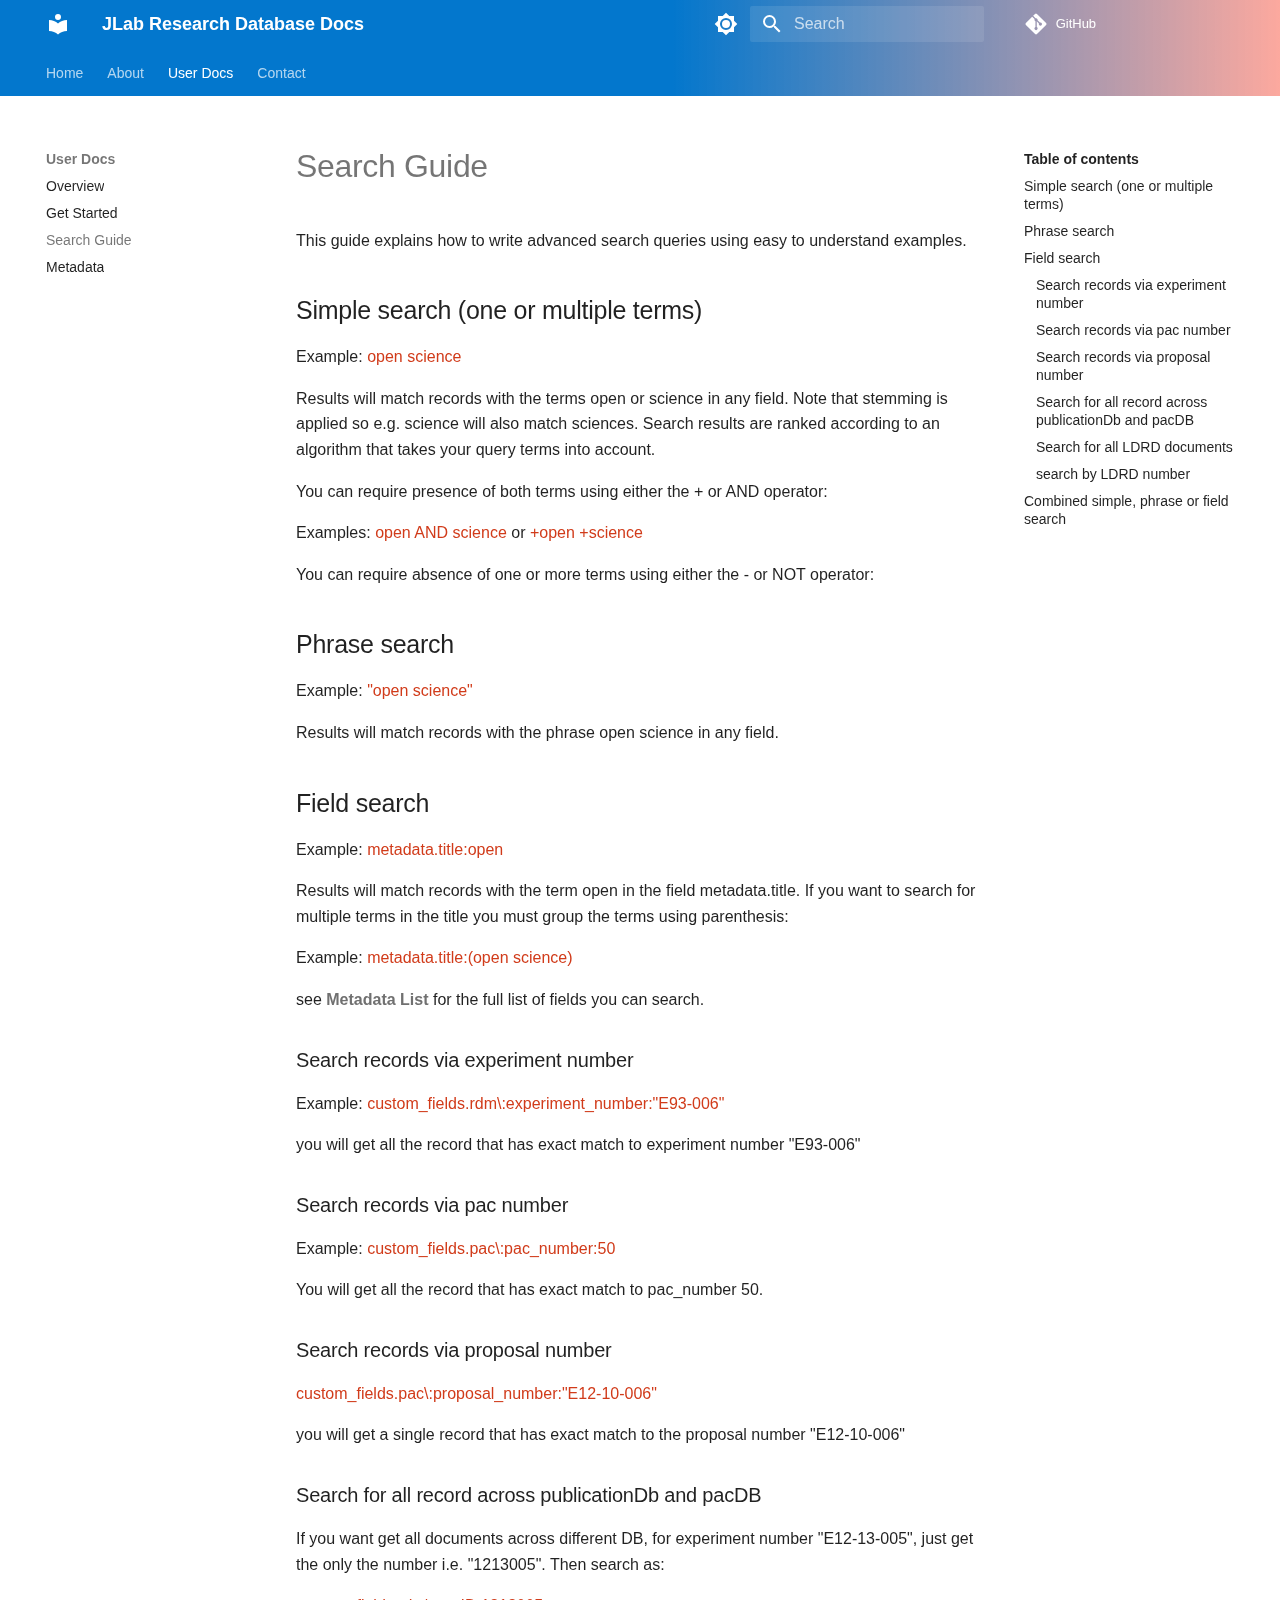
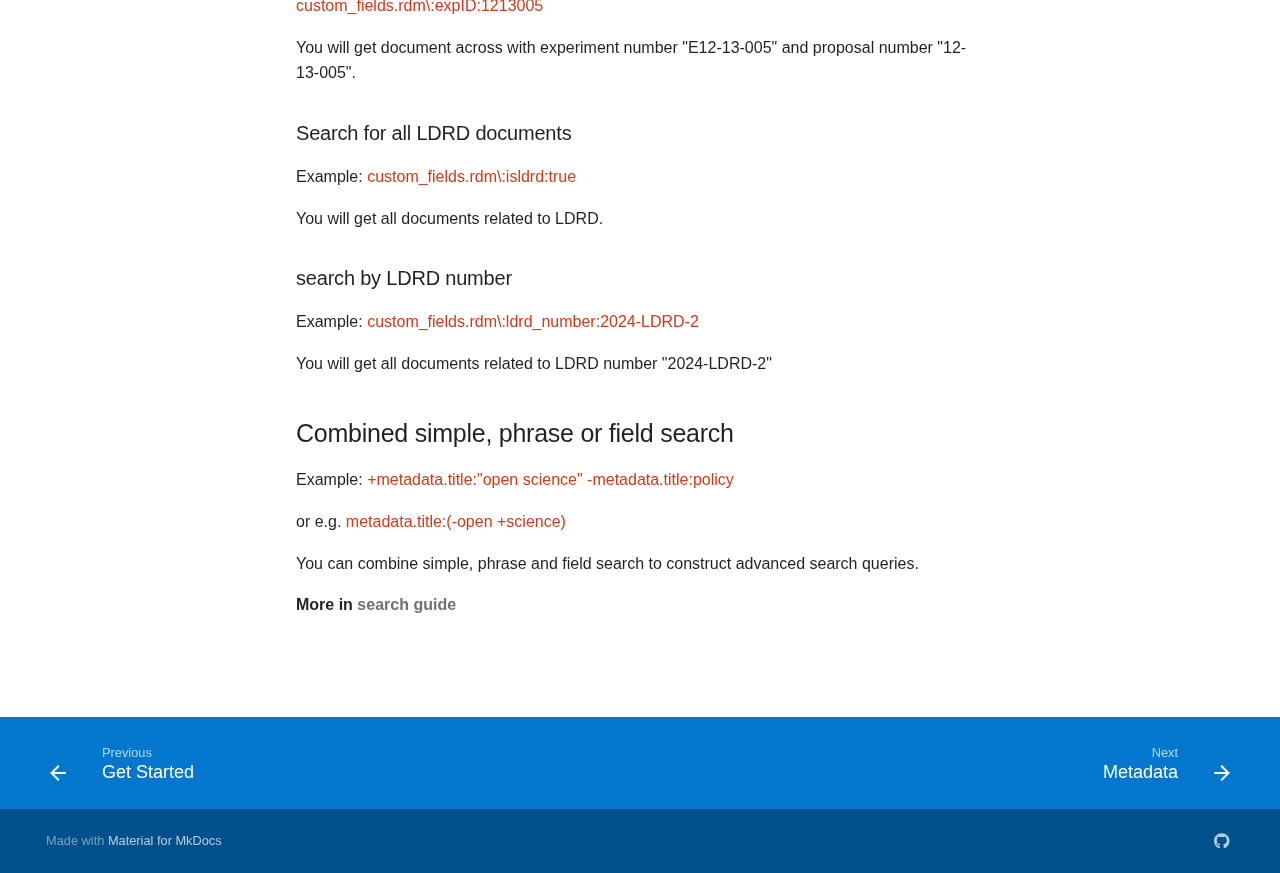
<file: user-docs/search-guide/search-guide/index.html>
<!doctype html>
<html lang="en" class="no-js">
  <head>
    
      <meta charset="utf-8">
      <meta name="viewport" content="width=device-width,initial-scale=1">
      
      
      
      
        <link rel="prev" href="../../get-started/get-started/">
      
      
        <link rel="next" href="../../metadata/">
      
      
      <link rel="icon" href="../../../assets/images/favicon.png">
      <meta name="generator" content="mkdocs-1.6.1, mkdocs-material-9.6.5">
    
    
      
        <title>Search Guide - JLab Research Database Docs</title>
      
    
    
      <link rel="stylesheet" href="../../../assets/stylesheets/main.8608ea7d.min.css">
      
        
        <link rel="stylesheet" href="../../../assets/stylesheets/palette.06af60db.min.css">
      
      


    
    
      
    
    
      
    
    
      <link rel="stylesheet" href="../../../stylesheets/extra.css">
    
    <script>__md_scope=new URL("../../..",location),__md_hash=e=>[...e].reduce(((e,_)=>(e<<5)-e+_.charCodeAt(0)),0),__md_get=(e,_=localStorage,t=__md_scope)=>JSON.parse(_.getItem(t.pathname+"."+e)),__md_set=(e,_,t=localStorage,a=__md_scope)=>{try{t.setItem(a.pathname+"."+e,JSON.stringify(_))}catch(e){}}</script>
    
      

    
    
    
  </head>
  
  
    
    
      
    
    
    
    
    <body dir="ltr" data-md-color-scheme="default" data-md-color-primary="custom" data-md-color-accent="custom">
  
    
    <input class="md-toggle" data-md-toggle="drawer" type="checkbox" id="__drawer" autocomplete="off">
    <input class="md-toggle" data-md-toggle="search" type="checkbox" id="__search" autocomplete="off">
    <label class="md-overlay" for="__drawer"></label>
    <div data-md-component="skip">
      
        
        <a href="#simple-search-one-or-multiple-terms" class="md-skip">
          Skip to content
        </a>
      
    </div>
    <div data-md-component="announce">
      
    </div>
    
    
      

<header class="md-header" data-md-component="header">
  <nav class="md-header__inner md-grid" aria-label="Header">
    <a href="../../.." title="JLab Research Database Docs" class="md-header__button md-logo" aria-label="JLab Research Database Docs" data-md-component="logo">
      
  
  <svg xmlns="http://www.w3.org/2000/svg" viewBox="0 0 24 24"><path d="M12 8a3 3 0 0 0 3-3 3 3 0 0 0-3-3 3 3 0 0 0-3 3 3 3 0 0 0 3 3m0 3.54C9.64 9.35 6.5 8 3 8v11c3.5 0 6.64 1.35 9 3.54 2.36-2.19 5.5-3.54 9-3.54V8c-3.5 0-6.64 1.35-9 3.54"/></svg>

    </a>
    <label class="md-header__button md-icon" for="__drawer">
      
      <svg xmlns="http://www.w3.org/2000/svg" viewBox="0 0 24 24"><path d="M3 6h18v2H3zm0 5h18v2H3zm0 5h18v2H3z"/></svg>
    </label>
    <div class="md-header__title" data-md-component="header-title">
      <div class="md-header__ellipsis">
        <div class="md-header__topic">
          <span class="md-ellipsis">
            JLab Research Database Docs
          </span>
        </div>
        <div class="md-header__topic" data-md-component="header-topic">
          <span class="md-ellipsis">
            
              Search Guide
            
          </span>
        </div>
      </div>
    </div>
    
      
        <form class="md-header__option" data-md-component="palette">
  
    
    
    
    <input class="md-option" data-md-color-media="(prefers-color-scheme: light)" data-md-color-scheme="default" data-md-color-primary="custom" data-md-color-accent="custom"  aria-label="Switch to dark mode"  type="radio" name="__palette" id="__palette_0">
    
      <label class="md-header__button md-icon" title="Switch to dark mode" for="__palette_1" hidden>
        <svg xmlns="http://www.w3.org/2000/svg" viewBox="0 0 24 24"><path d="M12 8a4 4 0 0 0-4 4 4 4 0 0 0 4 4 4 4 0 0 0 4-4 4 4 0 0 0-4-4m0 10a6 6 0 0 1-6-6 6 6 0 0 1 6-6 6 6 0 0 1 6 6 6 6 0 0 1-6 6m8-9.31V4h-4.69L12 .69 8.69 4H4v4.69L.69 12 4 15.31V20h4.69L12 23.31 15.31 20H20v-4.69L23.31 12z"/></svg>
      </label>
    
  
    
    
    
    <input class="md-option" data-md-color-media="(prefers-color-scheme: dark)" data-md-color-scheme="slate" data-md-color-primary="black" data-md-color-accent="orange"  aria-label="Switch to light mode"  type="radio" name="__palette" id="__palette_1">
    
      <label class="md-header__button md-icon" title="Switch to light mode" for="__palette_0" hidden>
        <svg xmlns="http://www.w3.org/2000/svg" viewBox="0 0 24 24"><path d="M12 18c-.89 0-1.74-.2-2.5-.55C11.56 16.5 13 14.42 13 12s-1.44-4.5-3.5-5.45C10.26 6.2 11.11 6 12 6a6 6 0 0 1 6 6 6 6 0 0 1-6 6m8-9.31V4h-4.69L12 .69 8.69 4H4v4.69L.69 12 4 15.31V20h4.69L12 23.31 15.31 20H20v-4.69L23.31 12z"/></svg>
      </label>
    
  
</form>
      
    
    
      <script>var palette=__md_get("__palette");if(palette&&palette.color){if("(prefers-color-scheme)"===palette.color.media){var media=matchMedia("(prefers-color-scheme: light)"),input=document.querySelector(media.matches?"[data-md-color-media='(prefers-color-scheme: light)']":"[data-md-color-media='(prefers-color-scheme: dark)']");palette.color.media=input.getAttribute("data-md-color-media"),palette.color.scheme=input.getAttribute("data-md-color-scheme"),palette.color.primary=input.getAttribute("data-md-color-primary"),palette.color.accent=input.getAttribute("data-md-color-accent")}for(var[key,value]of Object.entries(palette.color))document.body.setAttribute("data-md-color-"+key,value)}</script>
    
    
    
      <label class="md-header__button md-icon" for="__search">
        
        <svg xmlns="http://www.w3.org/2000/svg" viewBox="0 0 24 24"><path d="M9.5 3A6.5 6.5 0 0 1 16 9.5c0 1.61-.59 3.09-1.56 4.23l.27.27h.79l5 5-1.5 1.5-5-5v-.79l-.27-.27A6.52 6.52 0 0 1 9.5 16 6.5 6.5 0 0 1 3 9.5 6.5 6.5 0 0 1 9.5 3m0 2C7 5 5 7 5 9.5S7 14 9.5 14 14 12 14 9.5 12 5 9.5 5"/></svg>
      </label>
      <div class="md-search" data-md-component="search" role="dialog">
  <label class="md-search__overlay" for="__search"></label>
  <div class="md-search__inner" role="search">
    <form class="md-search__form" name="search">
      <input type="text" class="md-search__input" name="query" aria-label="Search" placeholder="Search" autocapitalize="off" autocorrect="off" autocomplete="off" spellcheck="false" data-md-component="search-query" required>
      <label class="md-search__icon md-icon" for="__search">
        
        <svg xmlns="http://www.w3.org/2000/svg" viewBox="0 0 24 24"><path d="M9.5 3A6.5 6.5 0 0 1 16 9.5c0 1.61-.59 3.09-1.56 4.23l.27.27h.79l5 5-1.5 1.5-5-5v-.79l-.27-.27A6.52 6.52 0 0 1 9.5 16 6.5 6.5 0 0 1 3 9.5 6.5 6.5 0 0 1 9.5 3m0 2C7 5 5 7 5 9.5S7 14 9.5 14 14 12 14 9.5 12 5 9.5 5"/></svg>
        
        <svg xmlns="http://www.w3.org/2000/svg" viewBox="0 0 24 24"><path d="M20 11v2H8l5.5 5.5-1.42 1.42L4.16 12l7.92-7.92L13.5 5.5 8 11z"/></svg>
      </label>
      <nav class="md-search__options" aria-label="Search">
        
        <button type="reset" class="md-search__icon md-icon" title="Clear" aria-label="Clear" tabindex="-1">
          
          <svg xmlns="http://www.w3.org/2000/svg" viewBox="0 0 24 24"><path d="M19 6.41 17.59 5 12 10.59 6.41 5 5 6.41 10.59 12 5 17.59 6.41 19 12 13.41 17.59 19 19 17.59 13.41 12z"/></svg>
        </button>
      </nav>
      
    </form>
    <div class="md-search__output">
      <div class="md-search__scrollwrap" tabindex="0" data-md-scrollfix>
        <div class="md-search-result" data-md-component="search-result">
          <div class="md-search-result__meta">
            Initializing search
          </div>
          <ol class="md-search-result__list" role="presentation"></ol>
        </div>
      </div>
    </div>
  </div>
</div>
    
    
      <div class="md-header__source">
        <a href="https://github.com/JeffersonLab/invenioRDM-docs" title="Go to repository" class="md-source" data-md-component="source">
  <div class="md-source__icon md-icon">
    
    <svg xmlns="http://www.w3.org/2000/svg" viewBox="0 0 448 512"><!--! Font Awesome Free 6.7.2 by @fontawesome - https://fontawesome.com License - https://fontawesome.com/license/free (Icons: CC BY 4.0, Fonts: SIL OFL 1.1, Code: MIT License) Copyright 2024 Fonticons, Inc.--><path d="M439.55 236.05 244 40.45a28.87 28.87 0 0 0-40.81 0l-40.66 40.63 51.52 51.52c27.06-9.14 52.68 16.77 43.39 43.68l49.66 49.66c34.23-11.8 61.18 31 35.47 56.69-26.49 26.49-70.21-2.87-56-37.34L240.22 199v121.85c25.3 12.54 22.26 41.85 9.08 55a34.34 34.34 0 0 1-48.55 0c-17.57-17.6-11.07-46.91 11.25-56v-123c-20.8-8.51-24.6-30.74-18.64-45L142.57 101 8.45 235.14a28.86 28.86 0 0 0 0 40.81l195.61 195.6a28.86 28.86 0 0 0 40.8 0l194.69-194.69a28.86 28.86 0 0 0 0-40.81"/></svg>
  </div>
  <div class="md-source__repository">
    GitHub
  </div>
</a>
      </div>
    
  </nav>
  
</header>
    
    <div class="md-container" data-md-component="container">
      
      
        
          
            
<nav class="md-tabs" aria-label="Tabs" data-md-component="tabs">
  <div class="md-grid">
    <ul class="md-tabs__list">
      
        
  
  
  
    <li class="md-tabs__item">
      <a href="../../.." class="md-tabs__link">
        
  
    
  
  Home

      </a>
    </li>
  

      
        
  
  
  
    <li class="md-tabs__item">
      <a href="../../../about/" class="md-tabs__link">
        
  
    
  
  About

      </a>
    </li>
  

      
        
  
  
    
  
  
    
    
      <li class="md-tabs__item md-tabs__item--active">
        <a href="../../" class="md-tabs__link">
          
  
  User Docs

        </a>
      </li>
    
  

      
        
  
  
  
    <li class="md-tabs__item">
      <a href="../../../contact/" class="md-tabs__link">
        
  
    
  
  Contact

      </a>
    </li>
  

      
    </ul>
  </div>
</nav>
          
        
      
      <main class="md-main" data-md-component="main">
        <div class="md-main__inner md-grid">
          
            
              
              <div class="md-sidebar md-sidebar--primary" data-md-component="sidebar" data-md-type="navigation" >
                <div class="md-sidebar__scrollwrap">
                  <div class="md-sidebar__inner">
                    


  


<nav class="md-nav md-nav--primary md-nav--lifted" aria-label="Navigation" data-md-level="0">
  <label class="md-nav__title" for="__drawer">
    <a href="../../.." title="JLab Research Database Docs" class="md-nav__button md-logo" aria-label="JLab Research Database Docs" data-md-component="logo">
      
  
  <svg xmlns="http://www.w3.org/2000/svg" viewBox="0 0 24 24"><path d="M12 8a3 3 0 0 0 3-3 3 3 0 0 0-3-3 3 3 0 0 0-3 3 3 3 0 0 0 3 3m0 3.54C9.64 9.35 6.5 8 3 8v11c3.5 0 6.64 1.35 9 3.54 2.36-2.19 5.5-3.54 9-3.54V8c-3.5 0-6.64 1.35-9 3.54"/></svg>

    </a>
    JLab Research Database Docs
  </label>
  
    <div class="md-nav__source">
      <a href="https://github.com/JeffersonLab/invenioRDM-docs" title="Go to repository" class="md-source" data-md-component="source">
  <div class="md-source__icon md-icon">
    
    <svg xmlns="http://www.w3.org/2000/svg" viewBox="0 0 448 512"><!--! Font Awesome Free 6.7.2 by @fontawesome - https://fontawesome.com License - https://fontawesome.com/license/free (Icons: CC BY 4.0, Fonts: SIL OFL 1.1, Code: MIT License) Copyright 2024 Fonticons, Inc.--><path d="M439.55 236.05 244 40.45a28.87 28.87 0 0 0-40.81 0l-40.66 40.63 51.52 51.52c27.06-9.14 52.68 16.77 43.39 43.68l49.66 49.66c34.23-11.8 61.18 31 35.47 56.69-26.49 26.49-70.21-2.87-56-37.34L240.22 199v121.85c25.3 12.54 22.26 41.85 9.08 55a34.34 34.34 0 0 1-48.55 0c-17.57-17.6-11.07-46.91 11.25-56v-123c-20.8-8.51-24.6-30.74-18.64-45L142.57 101 8.45 235.14a28.86 28.86 0 0 0 0 40.81l195.61 195.6a28.86 28.86 0 0 0 40.8 0l194.69-194.69a28.86 28.86 0 0 0 0-40.81"/></svg>
  </div>
  <div class="md-source__repository">
    GitHub
  </div>
</a>
    </div>
  
  <ul class="md-nav__list" data-md-scrollfix>
    
      
      
  
  
  
  
    <li class="md-nav__item">
      <a href="../../.." class="md-nav__link">
        
  
  <span class="md-ellipsis">
    Home
    
  </span>
  

      </a>
    </li>
  

    
      
      
  
  
  
  
    <li class="md-nav__item">
      <a href="../../../about/" class="md-nav__link">
        
  
  <span class="md-ellipsis">
    About
    
  </span>
  

      </a>
    </li>
  

    
      
      
  
  
    
  
  
  
    
    
    
      
        
        
      
      
    
    
    <li class="md-nav__item md-nav__item--active md-nav__item--section md-nav__item--nested">
      
        
        
        <input class="md-nav__toggle md-toggle " type="checkbox" id="__nav_3" checked>
        
          
          <label class="md-nav__link" for="__nav_3" id="__nav_3_label" tabindex="">
            
  
  <span class="md-ellipsis">
    User Docs
    
  </span>
  

            <span class="md-nav__icon md-icon"></span>
          </label>
        
        <nav class="md-nav" data-md-level="1" aria-labelledby="__nav_3_label" aria-expanded="true">
          <label class="md-nav__title" for="__nav_3">
            <span class="md-nav__icon md-icon"></span>
            User Docs
          </label>
          <ul class="md-nav__list" data-md-scrollfix>
            
              
                
  
  
  
  
    <li class="md-nav__item">
      <a href="../../" class="md-nav__link">
        
  
  <span class="md-ellipsis">
    Overview
    
  </span>
  

      </a>
    </li>
  

              
            
              
                
  
  
  
  
    <li class="md-nav__item">
      <a href="../../get-started/get-started/" class="md-nav__link">
        
  
  <span class="md-ellipsis">
    Get Started
    
  </span>
  

      </a>
    </li>
  

              
            
              
                
  
  
    
  
  
  
    <li class="md-nav__item md-nav__item--active">
      
      <input class="md-nav__toggle md-toggle" type="checkbox" id="__toc">
      
      
      
        <label class="md-nav__link md-nav__link--active" for="__toc">
          
  
  <span class="md-ellipsis">
    Search Guide
    
  </span>
  

          <span class="md-nav__icon md-icon"></span>
        </label>
      
      <a href="./" class="md-nav__link md-nav__link--active">
        
  
  <span class="md-ellipsis">
    Search Guide
    
  </span>
  

      </a>
      
        

<nav class="md-nav md-nav--secondary" aria-label="Table of contents">
  
  
  
  
    <label class="md-nav__title" for="__toc">
      <span class="md-nav__icon md-icon"></span>
      Table of contents
    </label>
    <ul class="md-nav__list" data-md-component="toc" data-md-scrollfix>
      
        <li class="md-nav__item">
  <a href="#simple-search-one-or-multiple-terms" class="md-nav__link">
    <span class="md-ellipsis">
      Simple search (one or multiple terms)
    </span>
  </a>
  
</li>
      
        <li class="md-nav__item">
  <a href="#phrase-search" class="md-nav__link">
    <span class="md-ellipsis">
      Phrase search
    </span>
  </a>
  
</li>
      
        <li class="md-nav__item">
  <a href="#field-search" class="md-nav__link">
    <span class="md-ellipsis">
      Field search
    </span>
  </a>
  
    <nav class="md-nav" aria-label="Field search">
      <ul class="md-nav__list">
        
          <li class="md-nav__item">
  <a href="#search-records-via-experiment-number" class="md-nav__link">
    <span class="md-ellipsis">
      Search records via experiment number
    </span>
  </a>
  
</li>
        
          <li class="md-nav__item">
  <a href="#search-records-via-pac-number" class="md-nav__link">
    <span class="md-ellipsis">
      Search records via pac number
    </span>
  </a>
  
</li>
        
          <li class="md-nav__item">
  <a href="#search-records-via-proposal-number" class="md-nav__link">
    <span class="md-ellipsis">
      Search records via proposal number
    </span>
  </a>
  
</li>
        
          <li class="md-nav__item">
  <a href="#search-for-all-record-across-publicationdb-and-pacdb" class="md-nav__link">
    <span class="md-ellipsis">
      Search for all record across publicationDb and pacDB
    </span>
  </a>
  
</li>
        
          <li class="md-nav__item">
  <a href="#search-for-all-ldrd-documents" class="md-nav__link">
    <span class="md-ellipsis">
      Search for all LDRD documents
    </span>
  </a>
  
</li>
        
          <li class="md-nav__item">
  <a href="#search-by-ldrd-number" class="md-nav__link">
    <span class="md-ellipsis">
      search by LDRD number
    </span>
  </a>
  
</li>
        
      </ul>
    </nav>
  
</li>
      
        <li class="md-nav__item">
  <a href="#combined-simple-phrase-or-field-search" class="md-nav__link">
    <span class="md-ellipsis">
      Combined simple, phrase or field search
    </span>
  </a>
  
</li>
      
        <li class="md-nav__item">
  <a href="#_1" class="md-nav__link">
    <span class="md-ellipsis">
      
    </span>
  </a>
  
</li>
      
    </ul>
  
</nav>
      
    </li>
  

              
            
              
                
  
  
  
  
    <li class="md-nav__item">
      <a href="../../metadata/" class="md-nav__link">
        
  
  <span class="md-ellipsis">
    Metadata
    
  </span>
  

      </a>
    </li>
  

              
            
          </ul>
        </nav>
      
    </li>
  

    
      
      
  
  
  
  
    <li class="md-nav__item">
      <a href="../../../contact/" class="md-nav__link">
        
  
  <span class="md-ellipsis">
    Contact
    
  </span>
  

      </a>
    </li>
  

    
  </ul>
</nav>
                  </div>
                </div>
              </div>
            
            
              
              <div class="md-sidebar md-sidebar--secondary" data-md-component="sidebar" data-md-type="toc" >
                <div class="md-sidebar__scrollwrap">
                  <div class="md-sidebar__inner">
                    

<nav class="md-nav md-nav--secondary" aria-label="Table of contents">
  
  
  
  
    <label class="md-nav__title" for="__toc">
      <span class="md-nav__icon md-icon"></span>
      Table of contents
    </label>
    <ul class="md-nav__list" data-md-component="toc" data-md-scrollfix>
      
        <li class="md-nav__item">
  <a href="#simple-search-one-or-multiple-terms" class="md-nav__link">
    <span class="md-ellipsis">
      Simple search (one or multiple terms)
    </span>
  </a>
  
</li>
      
        <li class="md-nav__item">
  <a href="#phrase-search" class="md-nav__link">
    <span class="md-ellipsis">
      Phrase search
    </span>
  </a>
  
</li>
      
        <li class="md-nav__item">
  <a href="#field-search" class="md-nav__link">
    <span class="md-ellipsis">
      Field search
    </span>
  </a>
  
    <nav class="md-nav" aria-label="Field search">
      <ul class="md-nav__list">
        
          <li class="md-nav__item">
  <a href="#search-records-via-experiment-number" class="md-nav__link">
    <span class="md-ellipsis">
      Search records via experiment number
    </span>
  </a>
  
</li>
        
          <li class="md-nav__item">
  <a href="#search-records-via-pac-number" class="md-nav__link">
    <span class="md-ellipsis">
      Search records via pac number
    </span>
  </a>
  
</li>
        
          <li class="md-nav__item">
  <a href="#search-records-via-proposal-number" class="md-nav__link">
    <span class="md-ellipsis">
      Search records via proposal number
    </span>
  </a>
  
</li>
        
          <li class="md-nav__item">
  <a href="#search-for-all-record-across-publicationdb-and-pacdb" class="md-nav__link">
    <span class="md-ellipsis">
      Search for all record across publicationDb and pacDB
    </span>
  </a>
  
</li>
        
          <li class="md-nav__item">
  <a href="#search-for-all-ldrd-documents" class="md-nav__link">
    <span class="md-ellipsis">
      Search for all LDRD documents
    </span>
  </a>
  
</li>
        
          <li class="md-nav__item">
  <a href="#search-by-ldrd-number" class="md-nav__link">
    <span class="md-ellipsis">
      search by LDRD number
    </span>
  </a>
  
</li>
        
      </ul>
    </nav>
  
</li>
      
        <li class="md-nav__item">
  <a href="#combined-simple-phrase-or-field-search" class="md-nav__link">
    <span class="md-ellipsis">
      Combined simple, phrase or field search
    </span>
  </a>
  
</li>
      
        <li class="md-nav__item">
  <a href="#_1" class="md-nav__link">
    <span class="md-ellipsis">
      
    </span>
  </a>
  
</li>
      
    </ul>
  
</nav>
                  </div>
                </div>
              </div>
            
          
          
            <div class="md-content" data-md-component="content">
              <article class="md-content__inner md-typeset">
                
                  


  
  


  <h1>Search Guide</h1>

<p>This guide explains how to write advanced search queries using easy to understand examples.</p>
<h2 id="simple-search-one-or-multiple-terms">Simple search (one or multiple terms)<a class="headerlink" href="#simple-search-one-or-multiple-terms" title="Permanent link">&para;</a></h2>
<p>Example: <a href="https://jrdb.jlab.org/search?q=open%20science&amp;l=list&amp;p=1&amp;s=10&amp;sort=bestmatch"><span style="color:#D13B1A;">open science</span></a></p>
<p>Results will match records with the terms open or science in any field. Note that stemming is applied so e.g. science will also match sciences. Search results are ranked according to an algorithm that takes your query terms into account.</p>
<p>You can require presence of both terms using either the + or AND operator:</p>
<p>Examples: <a href="https://jrdb.jlab.org/search?q=open%20AND%20science&amp;l=list&amp;p=1&amp;s=10&amp;sort=bestmatch"><span style="color:#D13B1A;">open AND science</span></a> or <a href="https://jrdb.jlab.org/search?q=%2Bopen%20%2Bscience&amp;l=list&amp;p=1&amp;s=10&amp;sort=bestmatch"><span style="color:#D13B1A;">+open +science</span></a></p>
<p>You can require absence of one or more terms using either the - or NOT operator:</p>
<h2 id="phrase-search">Phrase search<a class="headerlink" href="#phrase-search" title="Permanent link">&para;</a></h2>
<p>Example: <a href="https://jrdb.jlab.org/search?q=%22open%20science%22&amp;l=list&amp;p=1&amp;s=10&amp;sort=bestmatch"><span style="color:#D13B1A;">"open science"</span></a></p>
<p>Results will match records with the phrase open science in any field.</p>
<h2 id="field-search">Field search<a class="headerlink" href="#field-search" title="Permanent link">&para;</a></h2>
<p>Example: <a href="https://jrdb.jlab.org/search?q=metadata.title%3Aopen&amp;l=list&amp;p=1&amp;s=10&amp;sort=bestmatch"><span style="color:#D13B1A;">metadata.title:open</span></a></p>
<p>Results will match records with the term open in the field metadata.title. If you want to search for multiple terms in the title you must group the terms using parenthesis:</p>
<p>Example: <a href="https://jrdb.jlab.org/search?q=metadata.title%3A%28open%20science%29&amp;l=list&amp;p=1&amp;s=10&amp;sort=bestmatch"><span style="color:#D13B1A;">metadata.title:(open science)</span></a></p>
<p>see <a href="../../metadata/"><strong>Metadata List</strong></a> for the full list of fields you can search.</p>
<h3 id="search-records-via-experiment-number">Search records via experiment number<a class="headerlink" href="#search-records-via-experiment-number" title="Permanent link">&para;</a></h3>
<p>Example: 
<a href="https://jrdb.jlab.org/search?q=custom_fields.rdm%5C%3Aexperiment_number%3A%22E93-006%22&amp;l=list&amp;p=1&amp;s=10&amp;sort=bestmatch"><span style="color:#D13B1A;">custom_fields.rdm\:experiment_number:"E93-006"</span></a></p>
<p>you will get all the record that has exact match to experiment number "E93-006"</p>
<h3 id="search-records-via-pac-number">Search records via pac number<a class="headerlink" href="#search-records-via-pac-number" title="Permanent link">&para;</a></h3>
<p>Example:
<a href="https://jrdb.jlab.org/search?q=custom_fields.pac%5C%3Apac_number%3A50&amp;l=list&amp;p=1&amp;s=10&amp;sort=bestmatch"><span style="color:#D13B1A;">custom_fields.pac\:pac_number:50</span></a></p>
<p>You will get all the record that has exact match to pac_number 50.</p>
<h3 id="search-records-via-proposal-number">Search records via proposal number<a class="headerlink" href="#search-records-via-proposal-number" title="Permanent link">&para;</a></h3>
<p><a href="https://jrdb.jlab.org/communities/pacdb/records?q=custom_fields.pac%5C%3Aproposal_number%3A%22E12-10-006%22&amp;l=list&amp;p=1&amp;s=10&amp;sort=bestmatch"><span style="color:#D13B1A;">custom_fields.pac\:proposal_number:"E12-10-006"</span></a></p>
<p>you will get a single record that has exact match to the proposal number "E12-10-006"</p>
<h3 id="search-for-all-record-across-publicationdb-and-pacdb">Search for all record across publicationDb and pacDB<a class="headerlink" href="#search-for-all-record-across-publicationdb-and-pacdb" title="Permanent link">&para;</a></h3>
<p>If you want get all documents across different DB, for experiment number "E12-13-005", just get the only the number i.e. "1213005". Then search as:</p>
<p><a href="https://inveniordm.jlab.org/search?q=custom_fields.rdm%5C%3AexpID%3A1213005&amp;l=list&amp;p=1&amp;s=10&amp;sort=bestmatch"><span style="color:#D13B1A;">custom_fields.rdm\:expID:1213005</span></a></p>
<p>You will get document across with experiment number "E12-13-005" and proposal number "12-13-005".</p>
<h3 id="search-for-all-ldrd-documents">Search for all LDRD documents<a class="headerlink" href="#search-for-all-ldrd-documents" title="Permanent link">&para;</a></h3>
<p>Example:
<a href="https://jrdb.jlab.org/search?q=custom_fields.rdm%5C%3Aisldrd%3Atrue&amp;l=list&amp;p=1&amp;s=10&amp;sort=bestmatch"><span style="color:#D13B1A;">custom_fields.rdm\:isldrd:true </span></a></p>
<p>You will get all documents related to LDRD.</p>
<h3 id="search-by-ldrd-number">search by LDRD number<a class="headerlink" href="#search-by-ldrd-number" title="Permanent link">&para;</a></h3>
<p>Example:
<a href="https://jrdb.jlab.org/search?q=custom_fields.rdm%5C%3Aldrd_number%3A2024-LDRD-2&amp;l=list&amp;p=1&amp;s=10&amp;sort=bestmatch"><span style="color:#D13B1A;">custom_fields.rdm\:ldrd_number:2024-LDRD-2</span></a></p>
<p>You will get all documents related to LDRD number "2024-LDRD-2"</p>
<h2 id="combined-simple-phrase-or-field-search">Combined simple, phrase or field search<a class="headerlink" href="#combined-simple-phrase-or-field-search" title="Permanent link">&para;</a></h2>
<p>Example: 
<a href="https://jrdb.jlab.org/search?q=%2Bmetadata.title%3A%22open%20science%22%20-metadata.title%3Apolicy&amp;l=list&amp;p=1&amp;s=10&amp;sort=bestmatch"><span style="color:#D13B1A;">+metadata.title:"open science" -metadata.title:policy</span></a> </p>
<p>or e.g. <a href="https://jrdb.jlab.org/search?q=metadata.title%3A%28-open%20%2Bscience%29&amp;l=list&amp;p=1&amp;s=10&amp;sort=bestmatch"><span style="color:#D13B1A;">metadata.title:(-open +science)</span></a></p>
<p>You can combine simple, phrase and field search to construct advanced search queries.</p>
<p><strong>More in <a href="https://jrdb.jlab.org/help/search">search guide</a></strong></p>
<h2 id="_1"><a class="headerlink" href="#_1" title="Permanent link">&para;</a></h2>












                
              </article>
            </div>
          
          
<script>var target=document.getElementById(location.hash.slice(1));target&&target.name&&(target.checked=target.name.startsWith("__tabbed_"))</script>
        </div>
        
      </main>
      
        <footer class="md-footer">
  
    
      
      <nav class="md-footer__inner md-grid" aria-label="Footer" >
        
          
          <a href="../../get-started/get-started/" class="md-footer__link md-footer__link--prev" aria-label="Previous: Get Started">
            <div class="md-footer__button md-icon">
              
              <svg xmlns="http://www.w3.org/2000/svg" viewBox="0 0 24 24"><path d="M20 11v2H8l5.5 5.5-1.42 1.42L4.16 12l7.92-7.92L13.5 5.5 8 11z"/></svg>
            </div>
            <div class="md-footer__title">
              <span class="md-footer__direction">
                Previous
              </span>
              <div class="md-ellipsis">
                Get Started
              </div>
            </div>
          </a>
        
        
          
          <a href="../../metadata/" class="md-footer__link md-footer__link--next" aria-label="Next: Metadata">
            <div class="md-footer__title">
              <span class="md-footer__direction">
                Next
              </span>
              <div class="md-ellipsis">
                Metadata
              </div>
            </div>
            <div class="md-footer__button md-icon">
              
              <svg xmlns="http://www.w3.org/2000/svg" viewBox="0 0 24 24"><path d="M4 11v2h12l-5.5 5.5 1.42 1.42L19.84 12l-7.92-7.92L10.5 5.5 16 11z"/></svg>
            </div>
          </a>
        
      </nav>
    
  
  <div class="md-footer-meta md-typeset">
    <div class="md-footer-meta__inner md-grid">
      <div class="md-copyright">
  
  
    Made with
    <a href="https://squidfunk.github.io/mkdocs-material/" target="_blank" rel="noopener">
      Material for MkDocs
    </a>
  
</div>
      
        <div class="md-social">
  
    
    
    
    
      
      
    
    <a href="https://github.com/JeffersonLab/invenioRDM-docs" target="_blank" rel="noopener" title="github.com" class="md-social__link">
      <svg xmlns="http://www.w3.org/2000/svg" viewBox="0 0 496 512"><!--! Font Awesome Free 6.7.2 by @fontawesome - https://fontawesome.com License - https://fontawesome.com/license/free (Icons: CC BY 4.0, Fonts: SIL OFL 1.1, Code: MIT License) Copyright 2024 Fonticons, Inc.--><path d="M165.9 397.4c0 2-2.3 3.6-5.2 3.6-3.3.3-5.6-1.3-5.6-3.6 0-2 2.3-3.6 5.2-3.6 3-.3 5.6 1.3 5.6 3.6m-31.1-4.5c-.7 2 1.3 4.3 4.3 4.9 2.6 1 5.6 0 6.2-2s-1.3-4.3-4.3-5.2c-2.6-.7-5.5.3-6.2 2.3m44.2-1.7c-2.9.7-4.9 2.6-4.6 4.9.3 2 2.9 3.3 5.9 2.6 2.9-.7 4.9-2.6 4.6-4.6-.3-1.9-3-3.2-5.9-2.9M244.8 8C106.1 8 0 113.3 0 252c0 110.9 69.8 205.8 169.5 239.2 12.8 2.3 17.3-5.6 17.3-12.1 0-6.2-.3-40.4-.3-61.4 0 0-70 15-84.7-29.8 0 0-11.4-29.1-27.8-36.6 0 0-22.9-15.7 1.6-15.4 0 0 24.9 2 38.6 25.8 21.9 38.6 58.6 27.5 72.9 20.9 2.3-16 8.8-27.1 16-33.7-55.9-6.2-112.3-14.3-112.3-110.5 0-27.5 7.6-41.3 23.6-58.9-2.6-6.5-11.1-33.3 2.6-67.9 20.9-6.5 69 27 69 27 20-5.6 41.5-8.5 62.8-8.5s42.8 2.9 62.8 8.5c0 0 48.1-33.6 69-27 13.7 34.7 5.2 61.4 2.6 67.9 16 17.7 25.8 31.5 25.8 58.9 0 96.5-58.9 104.2-114.8 110.5 9.2 7.9 17 22.9 17 46.4 0 33.7-.3 75.4-.3 83.6 0 6.5 4.6 14.4 17.3 12.1C428.2 457.8 496 362.9 496 252 496 113.3 383.5 8 244.8 8M97.2 352.9c-1.3 1-1 3.3.7 5.2 1.6 1.6 3.9 2.3 5.2 1 1.3-1 1-3.3-.7-5.2-1.6-1.6-3.9-2.3-5.2-1m-10.8-8.1c-.7 1.3.3 2.9 2.3 3.9 1.6 1 3.6.7 4.3-.7.7-1.3-.3-2.9-2.3-3.9-2-.6-3.6-.3-4.3.7m32.4 35.6c-1.6 1.3-1 4.3 1.3 6.2 2.3 2.3 5.2 2.6 6.5 1 1.3-1.3.7-4.3-1.3-6.2-2.2-2.3-5.2-2.6-6.5-1m-11.4-14.7c-1.6 1-1.6 3.6 0 5.9s4.3 3.3 5.6 2.3c1.6-1.3 1.6-3.9 0-6.2-1.4-2.3-4-3.3-5.6-2"/></svg>
    </a>
  
</div>
      
    </div>
  </div>
</footer>
      
    </div>
    <div class="md-dialog" data-md-component="dialog">
      <div class="md-dialog__inner md-typeset"></div>
    </div>
    
    
    <script id="__config" type="application/json">{"base": "../../..", "features": ["navigation.tabs", "navigation.footer", "content.code.copy"], "search": "../../../assets/javascripts/workers/search.f8cc74c7.min.js", "translations": {"clipboard.copied": "Copied to clipboard", "clipboard.copy": "Copy to clipboard", "search.result.more.one": "1 more on this page", "search.result.more.other": "# more on this page", "search.result.none": "No matching documents", "search.result.one": "1 matching document", "search.result.other": "# matching documents", "search.result.placeholder": "Type to start searching", "search.result.term.missing": "Missing", "select.version": "Select version"}}</script>
    
    
      <script src="../../../assets/javascripts/bundle.f1b6f286.min.js"></script>
      
    
  </body>
</html>
</file>
<file: stylesheets/extra.css>
/*
 Copyright (C) 2018-2024 CERN.
 Copyright (C) 2018-2024 Northwestern University.
 Copyright (C) 2022-2024 KTH Royal Institute of Technology.

 Invenio is free software; you can redistribute it and/or modify it
 under the terms of the MIT License; see LICENSE file for more details.
*/
/* Color variables
https://github.com/squidfunk/mkdocs-material/blob/master/src/templates/assets/stylesheets/main/_colors.scss
*/
:root {
    --color-invenio: #0377cd;
    --color-black: #000000;
    --color-white: #ffffff;
    --color-gray: #707070;
    --color-dark-blue: #003258;
    --color-light-coral: rgba(251, 130, 115, 0.69);
}

[data-md-color-scheme='default'] {
    --md-primary-fg-color: var(--color-gray);
    --md-primary-fg-color--light: var(--color-invenio);
    --md-primary-fg-color--dark: var(--color-dark-blue);
    --gradient-header: linear-gradient(
        90deg,
        var(--color-invenio),
        var(--color-invenio) 52.52%,
        var(--color-light-coral)
    ) no-repeat;

    .md-nav__link--active {
        color: var(--color-black);
        opacity: 0.54;
    }

    .md-typeset a:hover,
    .md-nav__link:hover {
        color: var(--color-black);
    }

    .md-nav__title {
        color: unset;
    }

    .md-tabs__link {
        color: inherit;
    }

    .md-header,
    .md-tabs {
        background: var(--gradient-header);
        color: var(--color-white);
    }

    .md-search form.md-search__form {
        background-color: rgba(255, 255, 255, 0.1);
        color: var(--color-white);
        transition: 0.3 ease-in;
    }

    .md-search form.md-search__form:hover {
        color: rgba(0, 0, 0, 0.54);
    }

    .md-header[data-md-state='shadow'] {
        box-shadow: none;
        border-bottom: 0.05rem solid var(--color-white);
    }

    .md-footer {
        background-color: var(--color-invenio);
    }

    .rdm-hero-bg {
        background: linear-gradient(
            12deg,
            rgba(3, 119, 205, 1),
            rgba(3, 119, 205, 1) 52.52%,
            rgba(251, 130, 115, 0.69)
        );
    }

    .rdm-hero .rdm-hero-subtitle {
        color: rgba(255, 255, 255, 0.6);
    }

    body[data-md-color-scheme] .md-main {
        background-color: var(--color-white);
    }
}

/* Dark mode */
/* --------- */
[data-md-color-scheme='slate'] {
    .rdm-hero-bg {
        background: linear-gradient(
            12deg,
            hsla(205, 99%, 30%, 0.432),
            rgba(1, 88, 150, 0.438) 52.52%,
            rgba(179, 93, 81, 0.329)
        );
    }
}

/* Common styles */
/* ------------- */

.rdm-hero {
    height: 557px;
    text-align: center;
    margin-bottom: -2px;

    > img {
        margin-top: 75px;
        height: 80px;
    }

    > a.md-button:hover {
        background-color: var(--color-white);
        border-color: var(--color-white);
        color: var(--color-invenio);
    }

    .rdm-hero-subtitle {
        font-size: 30px;
        font-weight: 300;
        font-family: Oswald, 'Open Sans', sans-serif;
        margin: 15px 0px 20px 0px;
    }
}

.rdm-hero > a.md-button.md-button--primary:hover {
    background-color: transparent;
    border-color: var(--color-white);
    color: var(--color-white);
}

.rdm-hero-bg {
    display: block;
    width: 100%;
    height: 673px;
    position: absolute;
    top: 0;
    z-index: -1;
}

.rdm-hero-bg .wave-svg {
    fill: var(--md-default-bg-color);
    width: 100%;
    position: absolute;
    bottom: 0;
    transform: translateY(1px);
}

@media screen and (min-width: 1920px) {
    .rdm-hero-bg {
        height: 700px;
    }
}

@media screen and (min-width: 2000px) {
    .rdm-hero-bg {
        height: 749px;
    }
}

@media screen and (min-width: 3000px) {
    .rdm-hero-bg {
        height: 850px;
    }
}

@media screen and (min-width: 4500px) {
    .rdm-hero-bg {
        height: 1000px;

        .wave-svg {
            display: none;
        }
    }
}
.md-content img {
    border-width: 1px;
    border-style: solid;
    border-color: rgb(150, 147, 147);
  }

.md-typeset table code {
    word-break: normal;
}

.md-typeset .md-button.md-button--primary {
    background-color: var(--color-white);
    border-color: var(--color-white);
    color: var(--color-invenio);
    opacity: 100%;
}

.md-typeset .md-button--primary {
    color: var(--color-white);
    opacity: 100%;
}

.md-typeset .md-button {
    color: var(--color-white);
}

.rdm-toc {
    display: flex;
    justify-content: center;
}

.rdm-toc-item.level1 {
    display: inline-flex;
}

.rdm-toc-item.level1 > div > a {
    font-weight: bolder;
}

.rdm-toc-item.level1 > div {
    width: 200px;
}

.rdm-toc-item.level2 {
    font-size: small;
}

.md-typeset .admonition-title {
    font-size: 1.25em;
    font-weight: bold;
}

.md-typeset .admonition.warning {
    border-left: 5px solid #f44336;
    padding: 10px;
    border-radius: 5px;
}

.md-typeset .admonition.warning .admonition-title {
    color: #d32f2f;
}

.md-typeset .admonition.warning p {
    color: #555;
    font-style: italic;
}
</file>
<file: assets/stylesheets/main.8608ea7d.min.css>
@charset "UTF-8";html{-webkit-text-size-adjust:none;-moz-text-size-adjust:none;text-size-adjust:none;box-sizing:border-box}*,:after,:before{box-sizing:inherit}@media (prefers-reduced-motion){*,:after,:before{transition:none!important}}body{margin:0}a,button,input,label{-webkit-tap-highlight-color:transparent}a{color:inherit;text-decoration:none}hr{border:0;box-sizing:initial;display:block;height:.05rem;overflow:visible;padding:0}small{font-size:80%}sub,sup{line-height:1em}img{border-style:none}table{border-collapse:initial;border-spacing:0}td,th{font-weight:400;vertical-align:top}button{background:#0000;border:0;font-family:inherit;font-size:inherit;margin:0;padding:0}input{border:0;outline:none}:root{--md-primary-fg-color:#4051b5;--md-primary-fg-color--light:#5d6cc0;--md-primary-fg-color--dark:#303fa1;--md-primary-bg-color:#fff;--md-primary-bg-color--light:#ffffffb3;--md-accent-fg-color:#526cfe;--md-accent-fg-color--transparent:#526cfe1a;--md-accent-bg-color:#fff;--md-accent-bg-color--light:#ffffffb3}[data-md-color-scheme=default]{color-scheme:light}[data-md-color-scheme=default] img[src$="#gh-dark-mode-only"],[data-md-color-scheme=default] img[src$="#only-dark"]{display:none}:root,[data-md-color-scheme=default]{--md-hue:225deg;--md-default-fg-color:#000000de;--md-default-fg-color--light:#0000008a;--md-default-fg-color--lighter:#00000052;--md-default-fg-color--lightest:#00000012;--md-default-bg-color:#fff;--md-default-bg-color--light:#ffffffb3;--md-default-bg-color--lighter:#ffffff4d;--md-default-bg-color--lightest:#ffffff1f;--md-code-fg-color:#36464e;--md-code-bg-color:#f5f5f5;--md-code-hl-color:#4287ff;--md-code-hl-color--light:#4287ff1a;--md-code-hl-number-color:#d52a2a;--md-code-hl-special-color:#db1457;--md-code-hl-function-color:#a846b9;--md-code-hl-constant-color:#6e59d9;--md-code-hl-keyword-color:#3f6ec6;--md-code-hl-string-color:#1c7d4d;--md-code-hl-name-color:var(--md-code-fg-color);--md-code-hl-operator-color:var(--md-default-fg-color--light);--md-code-hl-punctuation-color:var(--md-default-fg-color--light);--md-code-hl-comment-color:var(--md-default-fg-color--light);--md-code-hl-generic-color:var(--md-default-fg-color--light);--md-code-hl-variable-color:var(--md-default-fg-color--light);--md-typeset-color:var(--md-default-fg-color);--md-typeset-a-color:var(--md-primary-fg-color);--md-typeset-del-color:#f5503d26;--md-typeset-ins-color:#0bd57026;--md-typeset-kbd-color:#fafafa;--md-typeset-kbd-accent-color:#fff;--md-typeset-kbd-border-color:#b8b8b8;--md-typeset-mark-color:#ffff0080;--md-typeset-table-color:#0000001f;--md-typeset-table-color--light:rgba(0,0,0,.035);--md-admonition-fg-color:var(--md-default-fg-color);--md-admonition-bg-color:var(--md-default-bg-color);--md-warning-fg-color:#000000de;--md-warning-bg-color:#ff9;--md-footer-fg-color:#fff;--md-footer-fg-color--light:#ffffffb3;--md-footer-fg-color--lighter:#ffffff73;--md-footer-bg-color:#000000de;--md-footer-bg-color--dark:#00000052;--md-shadow-z1:0 0.2rem 0.5rem #0000000d,0 0 0.05rem #0000001a;--md-shadow-z2:0 0.2rem 0.5rem #0000001a,0 0 0.05rem #00000040;--md-shadow-z3:0 0.2rem 0.5rem #0003,0 0 0.05rem #00000059}.md-icon svg{fill:currentcolor;display:block;height:1.2rem;width:1.2rem}body{-webkit-font-smoothing:antialiased;-moz-osx-font-smoothing:grayscale;--md-text-font-family:var(--md-text-font,_),-apple-system,BlinkMacSystemFont,Helvetica,Arial,sans-serif;--md-code-font-family:var(--md-code-font,_),SFMono-Regular,Consolas,Menlo,monospace}aside,body,input{font-feature-settings:"kern","liga";color:var(--md-typeset-color);font-family:var(--md-text-font-family)}code,kbd,pre{font-feature-settings:"kern";font-family:var(--md-code-font-family)}:root{--md-typeset-table-sort-icon:url('data:image/svg+xml;charset=utf-8,<svg xmlns="http://www.w3.org/2000/svg" viewBox="0 0 24 24"><path d="m18 21-4-4h3V7h-3l4-4 4 4h-3v10h3M2 19v-2h10v2M2 13v-2h7v2M2 7V5h4v2z"/></svg>');--md-typeset-table-sort-icon--asc:url('data:image/svg+xml;charset=utf-8,<svg xmlns="http://www.w3.org/2000/svg" viewBox="0 0 24 24"><path d="M19 17h3l-4 4-4-4h3V3h2M2 17h10v2H2M6 5v2H2V5m0 6h7v2H2z"/></svg>');--md-typeset-table-sort-icon--desc:url('data:image/svg+xml;charset=utf-8,<svg xmlns="http://www.w3.org/2000/svg" viewBox="0 0 24 24"><path d="M19 7h3l-4-4-4 4h3v14h2M2 17h10v2H2M6 5v2H2V5m0 6h7v2H2z"/></svg>')}.md-typeset{-webkit-print-color-adjust:exact;color-adjust:exact;font-size:.8rem;line-height:1.6;overflow-wrap:break-word}@media print{.md-typeset{font-size:.68rem}}.md-typeset blockquote,.md-typeset dl,.md-typeset figure,.md-typeset ol,.md-typeset pre,.md-typeset ul{margin-bottom:1em;margin-top:1em}.md-typeset h1{color:var(--md-default-fg-color--light);font-size:2em;line-height:1.3;margin:0 0 1.25em}.md-typeset h1,.md-typeset h2{font-weight:300;letter-spacing:-.01em}.md-typeset h2{font-size:1.5625em;line-height:1.4;margin:1.6em 0 .64em}.md-typeset h3{font-size:1.25em;font-weight:400;letter-spacing:-.01em;line-height:1.5;margin:1.6em 0 .8em}.md-typeset h2+h3{margin-top:.8em}.md-typeset h4{font-weight:700;letter-spacing:-.01em;margin:1em 0}.md-typeset h5,.md-typeset h6{color:var(--md-default-fg-color--light);font-size:.8em;font-weight:700;letter-spacing:-.01em;margin:1.25em 0}.md-typeset h5{text-transform:uppercase}.md-typeset h5 code{text-transform:none}.md-typeset hr{border-bottom:.05rem solid var(--md-default-fg-color--lightest);display:flow-root;margin:1.5em 0}.md-typeset a{color:var(--md-typeset-a-color);word-break:break-word}.md-typeset a,.md-typeset a:before{transition:color 125ms}.md-typeset a:focus,.md-typeset a:hover{color:var(--md-accent-fg-color)}.md-typeset a:focus code,.md-typeset a:hover code{background-color:var(--md-accent-fg-color--transparent)}.md-typeset a code{color:currentcolor;transition:background-color 125ms}.md-typeset a.focus-visible{outline-color:var(--md-accent-fg-color);outline-offset:.2rem}.md-typeset code,.md-typeset kbd,.md-typeset pre{color:var(--md-code-fg-color);direction:ltr;font-variant-ligatures:none}@media print{.md-typeset code,.md-typeset kbd,.md-typeset pre{white-space:pre-wrap}}.md-typeset code{background-color:var(--md-code-bg-color);border-radius:.1rem;-webkit-box-decoration-break:clone;box-decoration-break:clone;font-size:.85em;padding:0 .2941176471em;word-break:break-word}.md-typeset code:not(.focus-visible){-webkit-tap-highlight-color:transparent;outline:none}.md-typeset pre{display:flow-root;line-height:1.4;position:relative}.md-typeset pre>code{-webkit-box-decoration-break:slice;box-decoration-break:slice;box-shadow:none;display:block;margin:0;outline-color:var(--md-accent-fg-color);overflow:auto;padding:.7720588235em 1.1764705882em;scrollbar-color:var(--md-default-fg-color--lighter) #0000;scrollbar-width:thin;touch-action:auto;word-break:normal}.md-typeset pre>code:hover{scrollbar-color:var(--md-accent-fg-color) #0000}.md-typeset pre>code::-webkit-scrollbar{height:.2rem;width:.2rem}.md-typeset pre>code::-webkit-scrollbar-thumb{background-color:var(--md-default-fg-color--lighter)}.md-typeset pre>code::-webkit-scrollbar-thumb:hover{background-color:var(--md-accent-fg-color)}.md-typeset kbd{background-color:var(--md-typeset-kbd-color);border-radius:.1rem;box-shadow:0 .1rem 0 .05rem var(--md-typeset-kbd-border-color),0 .1rem 0 var(--md-typeset-kbd-border-color),0 -.1rem .2rem var(--md-typeset-kbd-accent-color) inset;color:var(--md-default-fg-color);display:inline-block;font-size:.75em;padding:0 .6666666667em;vertical-align:text-top;word-break:break-word}.md-typeset mark{background-color:var(--md-typeset-mark-color);-webkit-box-decoration-break:clone;box-decoration-break:clone;color:inherit;word-break:break-word}.md-typeset abbr{border-bottom:.05rem dotted var(--md-default-fg-color--light);cursor:help;text-decoration:none}.md-typeset small{opacity:.75}[dir=ltr] .md-typeset sub,[dir=ltr] .md-typeset sup{margin-left:.078125em}[dir=rtl] .md-typeset sub,[dir=rtl] .md-typeset sup{margin-right:.078125em}[dir=ltr] .md-typeset blockquote{padding-left:.6rem}[dir=rtl] .md-typeset blockquote{padding-right:.6rem}[dir=ltr] .md-typeset blockquote{border-left:.2rem solid var(--md-default-fg-color--lighter)}[dir=rtl] .md-typeset blockquote{border-right:.2rem solid var(--md-default-fg-color--lighter)}.md-typeset blockquote{color:var(--md-default-fg-color--light);margin-left:0;margin-right:0}.md-typeset ul{list-style-type:disc}.md-typeset ul[type]{list-style-type:revert-layer}[dir=ltr] .md-typeset ol,[dir=ltr] .md-typeset ul{margin-left:.625em}[dir=rtl] .md-typeset ol,[dir=rtl] .md-typeset ul{margin-right:.625em}.md-typeset ol,.md-typeset ul{padding:0}.md-typeset ol:not([hidden]),.md-typeset ul:not([hidden]){display:flow-root}.md-typeset ol ol,.md-typeset ul ol{list-style-type:lower-alpha}.md-typeset ol ol ol,.md-typeset ul ol ol{list-style-type:lower-roman}.md-typeset ol ol ol ol,.md-typeset ul ol ol ol{list-style-type:upper-alpha}.md-typeset ol ol ol ol ol,.md-typeset ul ol ol ol ol{list-style-type:upper-roman}.md-typeset ol[type],.md-typeset ul[type]{list-style-type:revert-layer}[dir=ltr] .md-typeset ol li,[dir=ltr] .md-typeset ul li{margin-left:1.25em}[dir=rtl] .md-typeset ol li,[dir=rtl] .md-typeset ul li{margin-right:1.25em}.md-typeset ol li,.md-typeset ul li{margin-bottom:.5em}.md-typeset ol li blockquote,.md-typeset ol li p,.md-typeset ul li blockquote,.md-typeset ul li p{margin:.5em 0}.md-typeset ol li:last-child,.md-typeset ul li:last-child{margin-bottom:0}[dir=ltr] .md-typeset ol li ol,[dir=ltr] .md-typeset ol li ul,[dir=ltr] .md-typeset ul li ol,[dir=ltr] .md-typeset ul li ul{margin-left:.625em}[dir=rtl] .md-typeset ol li ol,[dir=rtl] .md-typeset ol li ul,[dir=rtl] .md-typeset ul li ol,[dir=rtl] .md-typeset ul li ul{margin-right:.625em}.md-typeset ol li ol,.md-typeset ol li ul,.md-typeset ul li ol,.md-typeset ul li ul{margin-bottom:.5em;margin-top:.5em}[dir=ltr] .md-typeset dd{margin-left:1.875em}[dir=rtl] .md-typeset dd{margin-right:1.875em}.md-typeset dd{margin-bottom:1.5em;margin-top:1em}.md-typeset img,.md-typeset svg,.md-typeset video{height:auto;max-width:100%}.md-typeset img[align=left]{margin:1em 1em 1em 0}.md-typeset img[align=right]{margin:1em 0 1em 1em}.md-typeset img[align]:only-child{margin-top:0}.md-typeset figure{display:flow-root;margin:1em auto;max-width:100%;text-align:center;width:-moz-fit-content;width:fit-content}.md-typeset figure img{display:block;margin:0 auto}.md-typeset figcaption{font-style:italic;margin:1em auto;max-width:24rem}.md-typeset iframe{max-width:100%}.md-typeset table:not([class]){background-color:var(--md-default-bg-color);border:.05rem solid var(--md-typeset-table-color);border-radius:.1rem;display:inline-block;font-size:.64rem;max-width:100%;overflow:auto;touch-action:auto}@media print{.md-typeset table:not([class]){display:table}}.md-typeset table:not([class])+*{margin-top:1.5em}.md-typeset table:not([class]) td>:first-child,.md-typeset table:not([class]) th>:first-child{margin-top:0}.md-typeset table:not([class]) td>:last-child,.md-typeset table:not([class]) th>:last-child{margin-bottom:0}.md-typeset table:not([class]) td:not([align]),.md-typeset table:not([class]) th:not([align]){text-align:left}[dir=rtl] .md-typeset table:not([class]) td:not([align]),[dir=rtl] .md-typeset table:not([class]) th:not([align]){text-align:right}.md-typeset table:not([class]) th{font-weight:700;min-width:5rem;padding:.9375em 1.25em;vertical-align:top}.md-typeset table:not([class]) td{border-top:.05rem solid var(--md-typeset-table-color);padding:.9375em 1.25em;vertical-align:top}.md-typeset table:not([class]) tbody tr{transition:background-color 125ms}.md-typeset table:not([class]) tbody tr:hover{background-color:var(--md-typeset-table-color--light);box-shadow:0 .05rem 0 var(--md-default-bg-color) inset}.md-typeset table:not([class]) a{word-break:normal}.md-typeset table th[role=columnheader]{cursor:pointer}[dir=ltr] .md-typeset table th[role=columnheader]:after{margin-left:.5em}[dir=rtl] .md-typeset table th[role=columnheader]:after{margin-right:.5em}.md-typeset table th[role=columnheader]:after{content:"";display:inline-block;height:1.2em;-webkit-mask-image:var(--md-typeset-table-sort-icon);mask-image:var(--md-typeset-table-sort-icon);-webkit-mask-repeat:no-repeat;mask-repeat:no-repeat;-webkit-mask-size:contain;mask-size:contain;transition:background-color 125ms;vertical-align:text-bottom;width:1.2em}.md-typeset table th[role=columnheader]:hover:after{background-color:var(--md-default-fg-color--lighter)}.md-typeset table th[role=columnheader][aria-sort=ascending]:after{background-color:var(--md-default-fg-color--light);-webkit-mask-image:var(--md-typeset-table-sort-icon--asc);mask-image:var(--md-typeset-table-sort-icon--asc)}.md-typeset table th[role=columnheader][aria-sort=descending]:after{background-color:var(--md-default-fg-color--light);-webkit-mask-image:var(--md-typeset-table-sort-icon--desc);mask-image:var(--md-typeset-table-sort-icon--desc)}.md-typeset__scrollwrap{margin:1em -.8rem;overflow-x:auto;touch-action:auto}.md-typeset__table{display:inline-block;margin-bottom:.5em;padding:0 .8rem}@media print{.md-typeset__table{display:block}}html .md-typeset__table table{display:table;margin:0;overflow:hidden;width:100%}@media screen and (max-width:44.984375em){.md-content__inner>pre{margin:1em -.8rem}.md-content__inner>pre code{border-radius:0}}.md-typeset .md-author{border-radius:100%;display:block;flex-shrink:0;height:1.6rem;overflow:hidden;position:relative;transition:color 125ms,transform 125ms;width:1.6rem}.md-typeset .md-author img{display:block}.md-typeset .md-author--more{background:var(--md-default-fg-color--lightest);color:var(--md-default-fg-color--lighter);font-size:.6rem;font-weight:700;line-height:1.6rem;text-align:center}.md-typeset .md-author--long{height:2.4rem;width:2.4rem}.md-typeset a.md-author{transform:scale(1)}.md-typeset a.md-author img{border-radius:100%;filter:grayscale(100%) opacity(75%);transition:filter 125ms}.md-typeset a.md-author:focus,.md-typeset a.md-author:hover{transform:scale(1.1);z-index:1}.md-typeset a.md-author:focus img,.md-typeset a.md-author:hover img{filter:grayscale(0)}.md-banner{background-color:var(--md-footer-bg-color);color:var(--md-footer-fg-color);overflow:auto}@media print{.md-banner{display:none}}.md-banner--warning{background-color:var(--md-warning-bg-color);color:var(--md-warning-fg-color)}.md-banner__inner{font-size:.7rem;margin:.6rem auto;padding:0 .8rem}[dir=ltr] .md-banner__button{float:right}[dir=rtl] .md-banner__button{float:left}.md-banner__button{color:inherit;cursor:pointer;transition:opacity .25s}.no-js .md-banner__button{display:none}.md-banner__button:hover{opacity:.7}html{font-size:125%;height:100%;overflow-x:hidden}@media screen and (min-width:100em){html{font-size:137.5%}}@media screen and (min-width:125em){html{font-size:150%}}body{background-color:var(--md-default-bg-color);display:flex;flex-direction:column;font-size:.5rem;min-height:100%;position:relative;width:100%}@media print{body{display:block}}@media screen and (max-width:59.984375em){body[data-md-scrolllock]{position:fixed}}.md-grid{margin-left:auto;margin-right:auto;max-width:61rem}.md-container{display:flex;flex-direction:column;flex-grow:1}@media print{.md-container{display:block}}.md-main{flex-grow:1}.md-main__inner{display:flex;height:100%;margin-top:1.5rem}.md-ellipsis{overflow:hidden;text-overflow:ellipsis}.md-toggle{display:none}.md-option{height:0;opacity:0;position:absolute;width:0}.md-option:checked+label:not([hidden]){display:block}.md-option.focus-visible+label{outline-color:var(--md-accent-fg-color);outline-style:auto}.md-skip{background-color:var(--md-default-fg-color);border-radius:.1rem;color:var(--md-default-bg-color);font-size:.64rem;margin:.5rem;opacity:0;outline-color:var(--md-accent-fg-color);padding:.3rem .5rem;position:fixed;transform:translateY(.4rem);z-index:-1}.md-skip:focus{opacity:1;transform:translateY(0);transition:transform .25s cubic-bezier(.4,0,.2,1),opacity 175ms 75ms;z-index:10}@page{margin:25mm}:root{--md-clipboard-icon:url('data:image/svg+xml;charset=utf-8,<svg xmlns="http://www.w3.org/2000/svg" viewBox="0 0 24 24"><path d="M19 21H8V7h11m0-2H8a2 2 0 0 0-2 2v14a2 2 0 0 0 2 2h11a2 2 0 0 0 2-2V7a2 2 0 0 0-2-2m-3-4H4a2 2 0 0 0-2 2v14h2V3h12z"/></svg>')}.md-clipboard{border-radius:.1rem;color:var(--md-default-fg-color--lightest);cursor:pointer;height:1.5em;outline-color:var(--md-accent-fg-color);outline-offset:.1rem;position:absolute;right:.5em;top:.5em;transition:color .25s;width:1.5em;z-index:1}@media print{.md-clipboard{display:none}}.md-clipboard:not(.focus-visible){-webkit-tap-highlight-color:transparent;outline:none}:hover>.md-clipboard{color:var(--md-default-fg-color--light)}.md-clipboard:focus,.md-clipboard:hover{color:var(--md-accent-fg-color)}.md-clipboard:after{background-color:currentcolor;content:"";display:block;height:1.125em;margin:0 auto;-webkit-mask-image:var(--md-clipboard-icon);mask-image:var(--md-clipboard-icon);-webkit-mask-position:center;mask-position:center;-webkit-mask-repeat:no-repeat;mask-repeat:no-repeat;-webkit-mask-size:contain;mask-size:contain;width:1.125em}.md-clipboard--inline{cursor:pointer}.md-clipboard--inline code{transition:color .25s,background-color .25s}.md-clipboard--inline:focus code,.md-clipboard--inline:hover code{background-color:var(--md-accent-fg-color--transparent);color:var(--md-accent-fg-color)}.md-typeset .md-code__content{display:grid}@keyframes consent{0%{opacity:0;transform:translateY(100%)}to{opacity:1;transform:translateY(0)}}@keyframes overlay{0%{opacity:0}to{opacity:1}}.md-consent__overlay{animation:overlay .25s both;-webkit-backdrop-filter:blur(.1rem);backdrop-filter:blur(.1rem);background-color:#0000008a;height:100%;opacity:1;position:fixed;top:0;width:100%;z-index:5}.md-consent__inner{animation:consent .5s cubic-bezier(.1,.7,.1,1) both;background-color:var(--md-default-bg-color);border:0;border-radius:.1rem;bottom:0;box-shadow:0 0 .2rem #0000001a,0 .2rem .4rem #0003;max-height:100%;overflow:auto;padding:0;position:fixed;width:100%;z-index:5}.md-consent__form{padding:.8rem}.md-consent__settings{display:none;margin:1em 0}input:checked+.md-consent__settings{display:block}.md-consent__controls{margin-bottom:.8rem}.md-typeset .md-consent__controls .md-button{display:inline}@media screen and (max-width:44.984375em){.md-typeset .md-consent__controls .md-button{display:block;margin-top:.4rem;text-align:center;width:100%}}.md-consent label{cursor:pointer}.md-content{flex-grow:1;min-width:0}.md-content__inner{margin:0 .8rem 1.2rem;padding-top:.6rem}@media screen and (min-width:76.25em){[dir=ltr] .md-sidebar--primary:not([hidden])~.md-content>.md-content__inner{margin-left:1.2rem}[dir=ltr] .md-sidebar--secondary:not([hidden])~.md-content>.md-content__inner,[dir=rtl] .md-sidebar--primary:not([hidden])~.md-content>.md-content__inner{margin-right:1.2rem}[dir=rtl] .md-sidebar--secondary:not([hidden])~.md-content>.md-content__inner{margin-left:1.2rem}}.md-content__inner:before{content:"";display:block;height:.4rem}.md-content__inner>:last-child{margin-bottom:0}[dir=ltr] .md-content__button{float:right}[dir=rtl] .md-content__button{float:left}[dir=ltr] .md-content__button{margin-left:.4rem}[dir=rtl] .md-content__button{margin-right:.4rem}.md-content__button{margin:.4rem 0;padding:0}@media print{.md-content__button{display:none}}.md-typeset .md-content__button{color:var(--md-default-fg-color--lighter)}.md-content__button svg{display:inline;vertical-align:top}[dir=rtl] .md-content__button svg{transform:scaleX(-1)}[dir=ltr] .md-dialog{right:.8rem}[dir=rtl] .md-dialog{left:.8rem}.md-dialog{background-color:var(--md-default-fg-color);border-radius:.1rem;bottom:.8rem;box-shadow:var(--md-shadow-z3);min-width:11.1rem;opacity:0;padding:.4rem .6rem;pointer-events:none;position:fixed;transform:translateY(100%);transition:transform 0ms .4s,opacity .4s;z-index:4}@media print{.md-dialog{display:none}}.md-dialog--active{opacity:1;pointer-events:auto;transform:translateY(0);transition:transform .4s cubic-bezier(.075,.85,.175,1),opacity .4s}.md-dialog__inner{color:var(--md-default-bg-color);font-size:.7rem}.md-feedback{margin:2em 0 1em;text-align:center}.md-feedback fieldset{border:none;margin:0;padding:0}.md-feedback__title{font-weight:700;margin:1em auto}.md-feedback__inner{position:relative}.md-feedback__list{display:flex;flex-wrap:wrap;place-content:baseline center;position:relative}.md-feedback__list:hover .md-icon:not(:disabled){color:var(--md-default-fg-color--lighter)}:disabled .md-feedback__list{min-height:1.8rem}.md-feedback__icon{color:var(--md-default-fg-color--light);cursor:pointer;flex-shrink:0;margin:0 .1rem;transition:color 125ms}.md-feedback__icon:not(:disabled).md-icon:hover{color:var(--md-accent-fg-color)}.md-feedback__icon:disabled{color:var(--md-default-fg-color--lightest);pointer-events:none}.md-feedback__note{opacity:0;position:relative;transform:translateY(.4rem);transition:transform .4s cubic-bezier(.1,.7,.1,1),opacity .15s}.md-feedback__note>*{margin:0 auto;max-width:16rem}:disabled .md-feedback__note{opacity:1;transform:translateY(0)}@media print{.md-feedback{display:none}}.md-footer{background-color:var(--md-footer-bg-color);color:var(--md-footer-fg-color)}@media print{.md-footer{display:none}}.md-footer__inner{justify-content:space-between;overflow:auto;padding:.2rem}.md-footer__inner:not([hidden]){display:flex}.md-footer__link{align-items:end;display:flex;flex-grow:0.01;margin-bottom:.4rem;margin-top:1rem;max-width:100%;outline-color:var(--md-accent-fg-color);overflow:hidden;transition:opacity .25s}.md-footer__link:focus,.md-footer__link:hover{opacity:.7}[dir=rtl] .md-footer__link svg{transform:scaleX(-1)}@media screen and (max-width:44.984375em){.md-footer__link--prev{flex-shrink:0}.md-footer__link--prev .md-footer__title{display:none}}[dir=ltr] .md-footer__link--next{margin-left:auto}[dir=rtl] .md-footer__link--next{margin-right:auto}.md-footer__link--next{text-align:right}[dir=rtl] .md-footer__link--next{text-align:left}.md-footer__title{flex-grow:1;font-size:.9rem;margin-bottom:.7rem;max-width:calc(100% - 2.4rem);padding:0 1rem;white-space:nowrap}.md-footer__button{margin:.2rem;padding:.4rem}.md-footer__direction{font-size:.64rem;opacity:.7}.md-footer-meta{background-color:var(--md-footer-bg-color--dark)}.md-footer-meta__inner{display:flex;flex-wrap:wrap;justify-content:space-between;padding:.2rem}html .md-footer-meta.md-typeset a{color:var(--md-footer-fg-color--light)}html .md-footer-meta.md-typeset a:focus,html .md-footer-meta.md-typeset a:hover{color:var(--md-footer-fg-color)}.md-copyright{color:var(--md-footer-fg-color--lighter);font-size:.64rem;margin:auto .6rem;padding:.4rem 0;width:100%}@media screen and (min-width:45em){.md-copyright{width:auto}}.md-copyright__highlight{color:var(--md-footer-fg-color--light)}.md-social{display:inline-flex;gap:.2rem;margin:0 .4rem;padding:.2rem 0 .6rem}@media screen and (min-width:45em){.md-social{padding:.6rem 0}}.md-social__link{display:inline-block;height:1.6rem;text-align:center;width:1.6rem}.md-social__link:before{line-height:1.9}.md-social__link svg{fill:currentcolor;max-height:.8rem;vertical-align:-25%}.md-typeset .md-button{border:.1rem solid;border-radius:.1rem;color:var(--md-primary-fg-color);cursor:pointer;display:inline-block;font-weight:700;padding:.625em 2em;transition:color 125ms,background-color 125ms,border-color 125ms}.md-typeset .md-button--primary{background-color:var(--md-primary-fg-color);border-color:var(--md-primary-fg-color);color:var(--md-primary-bg-color)}.md-typeset .md-button:focus,.md-typeset .md-button:hover{background-color:var(--md-accent-fg-color);border-color:var(--md-accent-fg-color);color:var(--md-accent-bg-color)}[dir=ltr] .md-typeset .md-input{border-top-left-radius:.1rem}[dir=ltr] .md-typeset .md-input,[dir=rtl] .md-typeset .md-input{border-top-right-radius:.1rem}[dir=rtl] .md-typeset .md-input{border-top-left-radius:.1rem}.md-typeset .md-input{border-bottom:.1rem solid var(--md-default-fg-color--lighter);box-shadow:var(--md-shadow-z1);font-size:.8rem;height:1.8rem;padding:0 .6rem;transition:border .25s,box-shadow .25s}.md-typeset .md-input:focus,.md-typeset .md-input:hover{border-bottom-color:var(--md-accent-fg-color);box-shadow:var(--md-shadow-z2)}.md-typeset .md-input--stretch{width:100%}.md-header{background-color:var(--md-primary-fg-color);box-shadow:0 0 .2rem #0000,0 .2rem .4rem #0000;color:var(--md-primary-bg-color);display:block;left:0;position:sticky;right:0;top:0;z-index:4}@media print{.md-header{display:none}}.md-header[hidden]{transform:translateY(-100%);transition:transform .25s cubic-bezier(.8,0,.6,1),box-shadow .25s}.md-header--shadow{box-shadow:0 0 .2rem #0000001a,0 .2rem .4rem #0003;transition:transform .25s cubic-bezier(.1,.7,.1,1),box-shadow .25s}.md-header__inner{align-items:center;display:flex;padding:0 .2rem}.md-header__button{color:currentcolor;cursor:pointer;margin:.2rem;outline-color:var(--md-accent-fg-color);padding:.4rem;position:relative;transition:opacity .25s;vertical-align:middle;z-index:1}.md-header__button:hover{opacity:.7}.md-header__button:not([hidden]){display:inline-block}.md-header__button:not(.focus-visible){-webkit-tap-highlight-color:transparent;outline:none}.md-header__button.md-logo{margin:.2rem;padding:.4rem}@media screen and (max-width:76.234375em){.md-header__button.md-logo{display:none}}.md-header__button.md-logo img,.md-header__button.md-logo svg{fill:currentcolor;display:block;height:1.2rem;width:auto}@media screen and (min-width:60em){.md-header__button[for=__search]{display:none}}.no-js .md-header__button[for=__search]{display:none}[dir=rtl] .md-header__button[for=__search] svg{transform:scaleX(-1)}@media screen and (min-width:76.25em){.md-header__button[for=__drawer]{display:none}}.md-header__topic{display:flex;max-width:100%;position:absolute;transition:transform .4s cubic-bezier(.1,.7,.1,1),opacity .15s;white-space:nowrap}.md-header__topic+.md-header__topic{opacity:0;pointer-events:none;transform:translateX(1.25rem);transition:transform .4s cubic-bezier(1,.7,.1,.1),opacity .15s;z-index:-1}[dir=rtl] .md-header__topic+.md-header__topic{transform:translateX(-1.25rem)}.md-header__topic:first-child{font-weight:700}[dir=ltr] .md-header__title{margin-left:1rem;margin-right:.4rem}[dir=rtl] .md-header__title{margin-left:.4rem;margin-right:1rem}.md-header__title{flex-grow:1;font-size:.9rem;height:2.4rem;line-height:2.4rem}.md-header__title--active .md-header__topic{opacity:0;pointer-events:none;transform:translateX(-1.25rem);transition:transform .4s cubic-bezier(1,.7,.1,.1),opacity .15s;z-index:-1}[dir=rtl] .md-header__title--active .md-header__topic{transform:translateX(1.25rem)}.md-header__title--active .md-header__topic+.md-header__topic{opacity:1;pointer-events:auto;transform:translateX(0);transition:transform .4s cubic-bezier(.1,.7,.1,1),opacity .15s;z-index:0}.md-header__title>.md-header__ellipsis{height:100%;position:relative;width:100%}.md-header__option{display:flex;flex-shrink:0;max-width:100%;transition:max-width 0ms .25s,opacity .25s .25s;white-space:nowrap}[data-md-toggle=search]:checked~.md-header .md-header__option{max-width:0;opacity:0;transition:max-width 0ms,opacity 0ms}.md-header__option>input{bottom:0}.md-header__source{display:none}@media screen and (min-width:60em){[dir=ltr] .md-header__source{margin-left:1rem}[dir=rtl] .md-header__source{margin-right:1rem}.md-header__source{display:block;max-width:11.7rem;width:11.7rem}}@media screen and (min-width:76.25em){[dir=ltr] .md-header__source{margin-left:1.4rem}[dir=rtl] .md-header__source{margin-right:1.4rem}}.md-meta{color:var(--md-default-fg-color--light);font-size:.7rem;line-height:1.3}.md-meta__list{display:inline-flex;flex-wrap:wrap;list-style:none;margin:0;padding:0}.md-meta__item:not(:last-child):after{content:"·";margin-left:.2rem;margin-right:.2rem}.md-meta__link{color:var(--md-typeset-a-color)}.md-meta__link:focus,.md-meta__link:hover{color:var(--md-accent-fg-color)}.md-draft{background-color:#ff1744;border-radius:.125em;color:#fff;display:inline-block;font-weight:700;padding-left:.5714285714em;padding-right:.5714285714em}:root{--md-nav-icon--prev:url('data:image/svg+xml;charset=utf-8,<svg xmlns="http://www.w3.org/2000/svg" viewBox="0 0 24 24"><path d="M20 11v2H8l5.5 5.5-1.42 1.42L4.16 12l7.92-7.92L13.5 5.5 8 11z"/></svg>');--md-nav-icon--next:url('data:image/svg+xml;charset=utf-8,<svg xmlns="http://www.w3.org/2000/svg" viewBox="0 0 24 24"><path d="M8.59 16.58 13.17 12 8.59 7.41 10 6l6 6-6 6z"/></svg>');--md-toc-icon:url('data:image/svg+xml;charset=utf-8,<svg xmlns="http://www.w3.org/2000/svg" viewBox="0 0 24 24"><path d="M3 9h14V7H3zm0 4h14v-2H3zm0 4h14v-2H3zm16 0h2v-2h-2zm0-10v2h2V7zm0 6h2v-2h-2z"/></svg>')}.md-nav{font-size:.7rem;line-height:1.3}.md-nav__title{color:var(--md-default-fg-color--light);display:block;font-weight:700;overflow:hidden;padding:0 .6rem;text-overflow:ellipsis}.md-nav__title .md-nav__button{display:none}.md-nav__title .md-nav__button img{height:100%;width:auto}.md-nav__title .md-nav__button.md-logo img,.md-nav__title .md-nav__button.md-logo svg{fill:currentcolor;display:block;height:2.4rem;max-width:100%;object-fit:contain;width:auto}.md-nav__list{list-style:none;margin:0;padding:0}.md-nav__link{align-items:flex-start;display:flex;gap:.4rem;margin-top:.625em;scroll-snap-align:start;transition:color 125ms}.md-nav__link--passed{color:var(--md-default-fg-color--light)}.md-nav__item .md-nav__link--active,.md-nav__item .md-nav__link--active code{color:var(--md-typeset-a-color)}.md-nav__link .md-ellipsis{position:relative}[dir=ltr] .md-nav__link .md-icon:last-child{margin-left:auto}[dir=rtl] .md-nav__link .md-icon:last-child{margin-right:auto}.md-nav__link svg{fill:currentcolor;flex-shrink:0;height:1.3em;position:relative}.md-nav__link[for]:focus,.md-nav__link[for]:hover,.md-nav__link[href]:focus,.md-nav__link[href]:hover{color:var(--md-accent-fg-color);cursor:pointer}.md-nav__link.focus-visible{outline-color:var(--md-accent-fg-color);outline-offset:.2rem}.md-nav--primary .md-nav__link[for=__toc]{display:none}.md-nav--primary .md-nav__link[for=__toc] .md-icon:after{background-color:currentcolor;display:block;height:100%;-webkit-mask-image:var(--md-toc-icon);mask-image:var(--md-toc-icon);width:100%}.md-nav--primary .md-nav__link[for=__toc]~.md-nav{display:none}.md-nav__container>.md-nav__link{margin-top:0}.md-nav__container>.md-nav__link:first-child{flex-grow:1;min-width:0}.md-nav__icon{flex-shrink:0}.md-nav__source{display:none}@media screen and (max-width:76.234375em){.md-nav--primary,.md-nav--primary .md-nav{background-color:var(--md-default-bg-color);display:flex;flex-direction:column;height:100%;left:0;position:absolute;right:0;top:0;z-index:1}.md-nav--primary .md-nav__item,.md-nav--primary .md-nav__title{font-size:.8rem;line-height:1.5}.md-nav--primary .md-nav__title{background-color:var(--md-default-fg-color--lightest);color:var(--md-default-fg-color--light);cursor:pointer;height:5.6rem;line-height:2.4rem;padding:3rem .8rem .2rem;position:relative;white-space:nowrap}[dir=ltr] .md-nav--primary .md-nav__title .md-nav__icon{left:.4rem}[dir=rtl] .md-nav--primary .md-nav__title .md-nav__icon{right:.4rem}.md-nav--primary .md-nav__title .md-nav__icon{display:block;height:1.2rem;margin:.2rem;position:absolute;top:.4rem;width:1.2rem}.md-nav--primary .md-nav__title .md-nav__icon:after{background-color:currentcolor;content:"";display:block;height:100%;-webkit-mask-image:var(--md-nav-icon--prev);mask-image:var(--md-nav-icon--prev);-webkit-mask-position:center;mask-position:center;-webkit-mask-repeat:no-repeat;mask-repeat:no-repeat;-webkit-mask-size:contain;mask-size:contain;width:100%}.md-nav--primary .md-nav__title~.md-nav__list{background-color:var(--md-default-bg-color);box-shadow:0 .05rem 0 var(--md-default-fg-color--lightest) inset;overflow-y:auto;scroll-snap-type:y mandatory;touch-action:pan-y}.md-nav--primary .md-nav__title~.md-nav__list>:first-child{border-top:0}.md-nav--primary .md-nav__title[for=__drawer]{background-color:var(--md-primary-fg-color);color:var(--md-primary-bg-color);font-weight:700}.md-nav--primary .md-nav__title .md-logo{display:block;left:.2rem;margin:.2rem;padding:.4rem;position:absolute;right:.2rem;top:.2rem}.md-nav--primary .md-nav__list{flex:1}.md-nav--primary .md-nav__item{border-top:.05rem solid var(--md-default-fg-color--lightest)}.md-nav--primary .md-nav__item--active>.md-nav__link{color:var(--md-typeset-a-color)}.md-nav--primary .md-nav__item--active>.md-nav__link:focus,.md-nav--primary .md-nav__item--active>.md-nav__link:hover{color:var(--md-accent-fg-color)}.md-nav--primary .md-nav__link{margin-top:0;padding:.6rem .8rem}.md-nav--primary .md-nav__link svg{margin-top:.1em}.md-nav--primary .md-nav__link>.md-nav__link{padding:0}[dir=ltr] .md-nav--primary .md-nav__link .md-nav__icon{margin-right:-.2rem}[dir=rtl] .md-nav--primary .md-nav__link .md-nav__icon{margin-left:-.2rem}.md-nav--primary .md-nav__link .md-nav__icon{font-size:1.2rem;height:1.2rem;width:1.2rem}.md-nav--primary .md-nav__link .md-nav__icon:after{background-color:currentcolor;content:"";display:block;height:100%;-webkit-mask-image:var(--md-nav-icon--next);mask-image:var(--md-nav-icon--next);-webkit-mask-position:center;mask-position:center;-webkit-mask-repeat:no-repeat;mask-repeat:no-repeat;-webkit-mask-size:contain;mask-size:contain;width:100%}[dir=rtl] .md-nav--primary .md-nav__icon:after{transform:scale(-1)}.md-nav--primary .md-nav--secondary .md-nav{background-color:initial;position:static}[dir=ltr] .md-nav--primary .md-nav--secondary .md-nav .md-nav__link{padding-left:1.4rem}[dir=rtl] .md-nav--primary .md-nav--secondary .md-nav .md-nav__link{padding-right:1.4rem}[dir=ltr] .md-nav--primary .md-nav--secondary .md-nav .md-nav .md-nav__link{padding-left:2rem}[dir=rtl] .md-nav--primary .md-nav--secondary .md-nav .md-nav .md-nav__link{padding-right:2rem}[dir=ltr] .md-nav--primary .md-nav--secondary .md-nav .md-nav .md-nav .md-nav__link{padding-left:2.6rem}[dir=rtl] .md-nav--primary .md-nav--secondary .md-nav .md-nav .md-nav .md-nav__link{padding-right:2.6rem}[dir=ltr] .md-nav--primary .md-nav--secondary .md-nav .md-nav .md-nav .md-nav .md-nav__link{padding-left:3.2rem}[dir=rtl] .md-nav--primary .md-nav--secondary .md-nav .md-nav .md-nav .md-nav .md-nav__link{padding-right:3.2rem}.md-nav--secondary{background-color:initial}.md-nav__toggle~.md-nav{display:flex;opacity:0;transform:translateX(100%);transition:transform .25s cubic-bezier(.8,0,.6,1),opacity 125ms 50ms}[dir=rtl] .md-nav__toggle~.md-nav{transform:translateX(-100%)}.md-nav__toggle:checked~.md-nav{opacity:1;transform:translateX(0);transition:transform .25s cubic-bezier(.4,0,.2,1),opacity 125ms 125ms}.md-nav__toggle:checked~.md-nav>.md-nav__list{-webkit-backface-visibility:hidden;backface-visibility:hidden}}@media screen and (max-width:59.984375em){.md-nav--primary .md-nav__link[for=__toc]{display:flex}.md-nav--primary .md-nav__link[for=__toc] .md-icon:after{content:""}.md-nav--primary .md-nav__link[for=__toc]+.md-nav__link{display:none}.md-nav--primary .md-nav__link[for=__toc]~.md-nav{display:flex}.md-nav__source{background-color:var(--md-primary-fg-color--dark);color:var(--md-primary-bg-color);display:block;padding:0 .2rem}}@media screen and (min-width:60em) and (max-width:76.234375em){.md-nav--integrated .md-nav__link[for=__toc]{display:flex}.md-nav--integrated .md-nav__link[for=__toc] .md-icon:after{content:""}.md-nav--integrated .md-nav__link[for=__toc]+.md-nav__link{display:none}.md-nav--integrated .md-nav__link[for=__toc]~.md-nav{display:flex}}@media screen and (min-width:60em){.md-nav{margin-bottom:-.4rem}.md-nav--secondary .md-nav__title{background:var(--md-default-bg-color);box-shadow:0 0 .4rem .4rem var(--md-default-bg-color);position:sticky;top:0;z-index:1}.md-nav--secondary .md-nav__title[for=__toc]{scroll-snap-align:start}.md-nav--secondary .md-nav__title .md-nav__icon{display:none}[dir=ltr] .md-nav--secondary .md-nav__list{padding-left:.6rem}[dir=rtl] .md-nav--secondary .md-nav__list{padding-right:.6rem}.md-nav--secondary .md-nav__list{padding-bottom:.4rem}[dir=ltr] .md-nav--secondary .md-nav__item>.md-nav__link{margin-right:.4rem}[dir=rtl] .md-nav--secondary .md-nav__item>.md-nav__link{margin-left:.4rem}}@media screen and (min-width:76.25em){.md-nav{margin-bottom:-.4rem;transition:max-height .25s cubic-bezier(.86,0,.07,1)}.md-nav--primary .md-nav__title{background:var(--md-default-bg-color);box-shadow:0 0 .4rem .4rem var(--md-default-bg-color);position:sticky;top:0;z-index:1}.md-nav--primary .md-nav__title[for=__drawer]{scroll-snap-align:start}.md-nav--primary .md-nav__title .md-nav__icon{display:none}[dir=ltr] .md-nav--primary .md-nav__list{padding-left:.6rem}[dir=rtl] .md-nav--primary .md-nav__list{padding-right:.6rem}.md-nav--primary .md-nav__list{padding-bottom:.4rem}[dir=ltr] .md-nav--primary .md-nav__item>.md-nav__link{margin-right:.4rem}[dir=rtl] .md-nav--primary .md-nav__item>.md-nav__link{margin-left:.4rem}.md-nav__toggle~.md-nav{display:grid;grid-template-rows:minmax(.4rem,0fr);opacity:0;transition:grid-template-rows .25s cubic-bezier(.86,0,.07,1),opacity .25s,visibility 0ms .25s;visibility:collapse}.md-nav__toggle~.md-nav>.md-nav__list{overflow:hidden}.md-nav__toggle.md-toggle--indeterminate~.md-nav,.md-nav__toggle:checked~.md-nav{grid-template-rows:minmax(.4rem,1fr);opacity:1;transition:grid-template-rows .25s cubic-bezier(.86,0,.07,1),opacity .15s .1s,visibility 0ms;visibility:visible}.md-nav__toggle.md-toggle--indeterminate~.md-nav{transition:none}.md-nav__item--nested>.md-nav>.md-nav__title{display:none}.md-nav__item--section{display:block;margin:1.25em 0}.md-nav__item--section:last-child{margin-bottom:0}.md-nav__item--section>.md-nav__link{font-weight:700}.md-nav__item--section>.md-nav__link[for]{color:var(--md-default-fg-color--light)}.md-nav__item--section>.md-nav__link:not(.md-nav__container){pointer-events:none}.md-nav__item--section>.md-nav__link .md-icon,.md-nav__item--section>.md-nav__link>[for]{display:none}[dir=ltr] .md-nav__item--section>.md-nav{margin-left:-.6rem}[dir=rtl] .md-nav__item--section>.md-nav{margin-right:-.6rem}.md-nav__item--section>.md-nav{display:block;opacity:1;visibility:visible}.md-nav__item--section>.md-nav>.md-nav__list>.md-nav__item{padding:0}.md-nav__icon{border-radius:100%;height:.9rem;transition:background-color .25s;width:.9rem}.md-nav__icon:hover{background-color:var(--md-accent-fg-color--transparent)}.md-nav__icon:after{background-color:currentcolor;border-radius:100%;content:"";display:inline-block;height:100%;-webkit-mask-image:var(--md-nav-icon--next);mask-image:var(--md-nav-icon--next);-webkit-mask-position:center;mask-position:center;-webkit-mask-repeat:no-repeat;mask-repeat:no-repeat;-webkit-mask-size:contain;mask-size:contain;transition:transform .25s;vertical-align:-.1rem;width:100%}[dir=rtl] .md-nav__icon:after{transform:rotate(180deg)}.md-nav__item--nested .md-nav__toggle:checked~.md-nav__link .md-nav__icon:after,.md-nav__item--nested .md-toggle--indeterminate~.md-nav__link .md-nav__icon:after{transform:rotate(90deg)}.md-nav--lifted>.md-nav__list>.md-nav__item,.md-nav--lifted>.md-nav__title{display:none}.md-nav--lifted>.md-nav__list>.md-nav__item--active{display:block}.md-nav--lifted>.md-nav__list>.md-nav__item--active>.md-nav__link{background:var(--md-default-bg-color);box-shadow:0 0 .4rem .4rem var(--md-default-bg-color);margin-top:0;position:sticky;top:0;z-index:1}.md-nav--lifted>.md-nav__list>.md-nav__item--active>.md-nav__link:not(.md-nav__container){pointer-events:none}.md-nav--lifted>.md-nav__list>.md-nav__item--active.md-nav__item--section{margin:0}[dir=ltr] .md-nav--lifted>.md-nav__list>.md-nav__item>.md-nav:not(.md-nav--secondary){margin-left:-.6rem}[dir=rtl] .md-nav--lifted>.md-nav__list>.md-nav__item>.md-nav:not(.md-nav--secondary){margin-right:-.6rem}.md-nav--lifted>.md-nav__list>.md-nav__item>[for]{color:var(--md-default-fg-color--light)}.md-nav--lifted .md-nav[data-md-level="1"]{grid-template-rows:minmax(.4rem,1fr);opacity:1;visibility:visible}[dir=ltr] .md-nav--integrated>.md-nav__list>.md-nav__item--active .md-nav--secondary{border-left:.05rem solid var(--md-primary-fg-color)}[dir=rtl] .md-nav--integrated>.md-nav__list>.md-nav__item--active .md-nav--secondary{border-right:.05rem solid var(--md-primary-fg-color)}.md-nav--integrated>.md-nav__list>.md-nav__item--active .md-nav--secondary{display:block;margin-bottom:1.25em;opacity:1;visibility:visible}.md-nav--integrated>.md-nav__list>.md-nav__item--active .md-nav--secondary>.md-nav__list{overflow:visible;padding-bottom:0}.md-nav--integrated>.md-nav__list>.md-nav__item--active .md-nav--secondary>.md-nav__title{display:none}}.md-pagination{font-size:.8rem;font-weight:700;gap:.4rem}.md-pagination,.md-pagination>*{align-items:center;display:flex;justify-content:center}.md-pagination>*{border-radius:.2rem;height:1.8rem;min-width:1.8rem;text-align:center}.md-pagination__current{background-color:var(--md-default-fg-color--lightest);color:var(--md-default-fg-color--light)}.md-pagination__link{transition:color 125ms,background-color 125ms}.md-pagination__link:focus,.md-pagination__link:hover{background-color:var(--md-accent-fg-color--transparent);color:var(--md-accent-fg-color)}.md-pagination__link:focus svg,.md-pagination__link:hover svg{color:var(--md-accent-fg-color)}.md-pagination__link.focus-visible{outline-color:var(--md-accent-fg-color);outline-offset:.2rem}.md-pagination__link svg{fill:currentcolor;color:var(--md-default-fg-color--lighter);display:block;max-height:100%;width:1.2rem}.md-post__back{border-bottom:.05rem solid var(--md-default-fg-color--lightest);margin-bottom:1.2rem;padding-bottom:1.2rem}@media screen and (max-width:76.234375em){.md-post__back{display:none}}[dir=rtl] .md-post__back svg{transform:scaleX(-1)}.md-post__authors{display:flex;flex-direction:column;gap:.6rem;margin:0 .6rem 1.2rem}.md-post .md-post__meta a{transition:color 125ms}.md-post .md-post__meta a:focus,.md-post .md-post__meta a:hover{color:var(--md-accent-fg-color)}.md-post__title{color:var(--md-default-fg-color--light);font-weight:700}.md-post--excerpt{margin-bottom:3.2rem}.md-post--excerpt .md-post__header{align-items:center;display:flex;gap:.6rem;min-height:1.6rem}.md-post--excerpt .md-post__authors{align-items:center;display:inline-flex;flex-direction:row;gap:.2rem;margin:0;min-height:2.4rem}[dir=ltr] .md-post--excerpt .md-post__meta .md-meta__list{margin-right:.4rem}[dir=rtl] .md-post--excerpt .md-post__meta .md-meta__list{margin-left:.4rem}.md-post--excerpt .md-post__content>:first-child{--md-scroll-margin:6rem;margin-top:0}.md-post>.md-nav--secondary{margin:1em 0}.md-profile{align-items:center;display:flex;font-size:.7rem;gap:.6rem;line-height:1.4;width:100%}.md-profile__description{flex-grow:1}.md-content--post{display:flex}@media screen and (max-width:76.234375em){.md-content--post{flex-flow:column-reverse}}.md-content--post>.md-content__inner{flex-grow:1;min-width:0}@media screen and (min-width:76.25em){[dir=ltr] .md-content--post>.md-content__inner{margin-left:1.2rem}[dir=rtl] .md-content--post>.md-content__inner{margin-right:1.2rem}}@media screen and (max-width:76.234375em){.md-sidebar.md-sidebar--post{padding:0;position:static;width:100%}.md-sidebar.md-sidebar--post .md-sidebar__scrollwrap{overflow:visible}.md-sidebar.md-sidebar--post .md-sidebar__inner{padding:0}.md-sidebar.md-sidebar--post .md-post__meta{margin-left:.6rem;margin-right:.6rem}.md-sidebar.md-sidebar--post .md-nav__item{border:none;display:inline}.md-sidebar.md-sidebar--post .md-nav__list{display:inline-flex;flex-wrap:wrap;gap:.6rem;padding-bottom:.6rem;padding-top:.6rem}.md-sidebar.md-sidebar--post .md-nav__link{padding:0}.md-sidebar.md-sidebar--post .md-nav{height:auto;margin-bottom:0;position:static}}:root{--md-progress-value:0;--md-progress-delay:400ms}.md-progress{background:var(--md-primary-bg-color);height:.075rem;opacity:min(clamp(0,var(--md-progress-value),1),clamp(0,100 - var(--md-progress-value),1));position:fixed;top:0;transform:scaleX(calc(var(--md-progress-value)*1%));transform-origin:left;transition:transform .5s cubic-bezier(.19,1,.22,1),opacity .25s var(--md-progress-delay);width:100%;z-index:4}:root{--md-search-result-icon:url('data:image/svg+xml;charset=utf-8,<svg xmlns="http://www.w3.org/2000/svg" viewBox="0 0 24 24"><path d="M14 2H6a2 2 0 0 0-2 2v16a2 2 0 0 0 2 2h7c-.41-.25-.8-.56-1.14-.9-.33-.33-.61-.7-.86-1.1H6V4h7v5h5v1.18c.71.16 1.39.43 2 .82V8zm6.31 16.9c1.33-2.11.69-4.9-1.4-6.22-2.11-1.33-4.91-.68-6.22 1.4-1.34 2.11-.69 4.89 1.4 6.22 1.46.93 3.32.93 4.79.02L22 23.39 23.39 22zm-3.81.1a2.5 2.5 0 0 1-2.5-2.5 2.5 2.5 0 0 1 2.5-2.5 2.5 2.5 0 0 1 2.5 2.5 2.5 2.5 0 0 1-2.5 2.5"/></svg>')}.md-search{position:relative}@media screen and (min-width:60em){.md-search{padding:.2rem 0}}.no-js .md-search{display:none}.md-search__overlay{opacity:0;z-index:1}@media screen and (max-width:59.984375em){[dir=ltr] .md-search__overlay{left:-2.2rem}[dir=rtl] .md-search__overlay{right:-2.2rem}.md-search__overlay{background-color:var(--md-default-bg-color);border-radius:1rem;height:2rem;overflow:hidden;pointer-events:none;position:absolute;top:-1rem;transform-origin:center;transition:transform .3s .1s,opacity .2s .2s;width:2rem}[data-md-toggle=search]:checked~.md-header .md-search__overlay{opacity:1;transition:transform .4s,opacity .1s}}@media screen and (min-width:60em){[dir=ltr] .md-search__overlay{left:0}[dir=rtl] .md-search__overlay{right:0}.md-search__overlay{background-color:#0000008a;cursor:pointer;height:0;position:fixed;top:0;transition:width 0ms .25s,height 0ms .25s,opacity .25s;width:0}[data-md-toggle=search]:checked~.md-header .md-search__overlay{height:200vh;opacity:1;transition:width 0ms,height 0ms,opacity .25s;width:100%}}@media screen and (max-width:29.984375em){[data-md-toggle=search]:checked~.md-header .md-search__overlay{transform:scale(45)}}@media screen and (min-width:30em) and (max-width:44.984375em){[data-md-toggle=search]:checked~.md-header .md-search__overlay{transform:scale(60)}}@media screen and (min-width:45em) and (max-width:59.984375em){[data-md-toggle=search]:checked~.md-header .md-search__overlay{transform:scale(75)}}.md-search__inner{-webkit-backface-visibility:hidden;backface-visibility:hidden}@media screen and (max-width:59.984375em){[dir=ltr] .md-search__inner{left:0}[dir=rtl] .md-search__inner{right:0}.md-search__inner{height:0;opacity:0;overflow:hidden;position:fixed;top:0;transform:translateX(5%);transition:width 0ms .3s,height 0ms .3s,transform .15s cubic-bezier(.4,0,.2,1) .15s,opacity .15s .15s;width:0;z-index:2}[dir=rtl] .md-search__inner{transform:translateX(-5%)}[data-md-toggle=search]:checked~.md-header .md-search__inner{height:100%;opacity:1;transform:translateX(0);transition:width 0ms 0ms,height 0ms 0ms,transform .15s cubic-bezier(.1,.7,.1,1) .15s,opacity .15s .15s;width:100%}}@media screen and (min-width:60em){[dir=ltr] .md-search__inner{float:right}[dir=rtl] .md-search__inner{float:left}.md-search__inner{padding:.1rem 0;position:relative;transition:width .25s cubic-bezier(.1,.7,.1,1);width:11.7rem}}@media screen and (min-width:60em) and (max-width:76.234375em){[data-md-toggle=search]:checked~.md-header .md-search__inner{width:23.4rem}}@media screen and (min-width:76.25em){[data-md-toggle=search]:checked~.md-header .md-search__inner{width:34.4rem}}.md-search__form{background-color:var(--md-default-bg-color);box-shadow:0 0 .6rem #0000;height:2.4rem;position:relative;transition:color .25s,background-color .25s;z-index:2}@media screen and (min-width:60em){.md-search__form{background-color:#00000042;border-radius:.1rem;height:1.8rem}.md-search__form:hover{background-color:#ffffff1f}}[data-md-toggle=search]:checked~.md-header .md-search__form{background-color:var(--md-default-bg-color);border-radius:.1rem .1rem 0 0;box-shadow:0 0 .6rem #00000012;color:var(--md-default-fg-color)}[dir=ltr] .md-search__input{padding-left:3.6rem;padding-right:2.2rem}[dir=rtl] .md-search__input{padding-left:2.2rem;padding-right:3.6rem}.md-search__input{background:#0000;font-size:.9rem;height:100%;position:relative;text-overflow:ellipsis;width:100%;z-index:2}.md-search__input::placeholder{transition:color .25s}.md-search__input::placeholder,.md-search__input~.md-search__icon{color:var(--md-default-fg-color--light)}.md-search__input::-ms-clear{display:none}@media screen and (max-width:59.984375em){.md-search__input{font-size:.9rem;height:2.4rem;width:100%}}@media screen and (min-width:60em){[dir=ltr] .md-search__input{padding-left:2.2rem}[dir=rtl] .md-search__input{padding-right:2.2rem}.md-search__input{color:inherit;font-size:.8rem}.md-search__input::placeholder{color:var(--md-primary-bg-color--light)}.md-search__input+.md-search__icon{color:var(--md-primary-bg-color)}[data-md-toggle=search]:checked~.md-header .md-search__input{text-overflow:clip}[data-md-toggle=search]:checked~.md-header .md-search__input+.md-search__icon{color:var(--md-default-fg-color--light)}[data-md-toggle=search]:checked~.md-header .md-search__input::placeholder{color:#0000}}.md-search__icon{cursor:pointer;display:inline-block;height:1.2rem;transition:color .25s,opacity .25s;width:1.2rem}.md-search__icon:hover{opacity:.7}[dir=ltr] .md-search__icon[for=__search]{left:.5rem}[dir=rtl] .md-search__icon[for=__search]{right:.5rem}.md-search__icon[for=__search]{position:absolute;top:.3rem;z-index:2}[dir=rtl] .md-search__icon[for=__search] svg{transform:scaleX(-1)}@media screen and (max-width:59.984375em){[dir=ltr] .md-search__icon[for=__search]{left:.8rem}[dir=rtl] .md-search__icon[for=__search]{right:.8rem}.md-search__icon[for=__search]{top:.6rem}.md-search__icon[for=__search] svg:first-child{display:none}}@media screen and (min-width:60em){.md-search__icon[for=__search]{pointer-events:none}.md-search__icon[for=__search] svg:last-child{display:none}}[dir=ltr] .md-search__options{right:.5rem}[dir=rtl] .md-search__options{left:.5rem}.md-search__options{pointer-events:none;position:absolute;top:.3rem;z-index:2}@media screen and (max-width:59.984375em){[dir=ltr] .md-search__options{right:.8rem}[dir=rtl] .md-search__options{left:.8rem}.md-search__options{top:.6rem}}[dir=ltr] .md-search__options>.md-icon{margin-left:.2rem}[dir=rtl] .md-search__options>.md-icon{margin-right:.2rem}.md-search__options>.md-icon{color:var(--md-default-fg-color--light);opacity:0;transform:scale(.75);transition:transform .15s cubic-bezier(.1,.7,.1,1),opacity .15s}.md-search__options>.md-icon:not(.focus-visible){-webkit-tap-highlight-color:transparent;outline:none}[data-md-toggle=search]:checked~.md-header .md-search__input:valid~.md-search__options>.md-icon{opacity:1;pointer-events:auto;transform:scale(1)}[data-md-toggle=search]:checked~.md-header .md-search__input:valid~.md-search__options>.md-icon:hover{opacity:.7}[dir=ltr] .md-search__suggest{padding-left:3.6rem;padding-right:2.2rem}[dir=rtl] .md-search__suggest{padding-left:2.2rem;padding-right:3.6rem}.md-search__suggest{align-items:center;color:var(--md-default-fg-color--lighter);display:flex;font-size:.9rem;height:100%;opacity:0;position:absolute;top:0;transition:opacity 50ms;white-space:nowrap;width:100%}@media screen and (min-width:60em){[dir=ltr] .md-search__suggest{padding-left:2.2rem}[dir=rtl] .md-search__suggest{padding-right:2.2rem}.md-search__suggest{font-size:.8rem}}[data-md-toggle=search]:checked~.md-header .md-search__suggest{opacity:1;transition:opacity .3s .1s}[dir=ltr] .md-search__output{border-bottom-left-radius:.1rem}[dir=ltr] .md-search__output,[dir=rtl] .md-search__output{border-bottom-right-radius:.1rem}[dir=rtl] .md-search__output{border-bottom-left-radius:.1rem}.md-search__output{overflow:hidden;position:absolute;width:100%;z-index:1}@media screen and (max-width:59.984375em){.md-search__output{bottom:0;top:2.4rem}}@media screen and (min-width:60em){.md-search__output{opacity:0;top:1.9rem;transition:opacity .4s}[data-md-toggle=search]:checked~.md-header .md-search__output{box-shadow:var(--md-shadow-z3);opacity:1}}.md-search__scrollwrap{-webkit-backface-visibility:hidden;backface-visibility:hidden;background-color:var(--md-default-bg-color);height:100%;overflow-y:auto;touch-action:pan-y}@media (-webkit-max-device-pixel-ratio:1),(max-resolution:1dppx){.md-search__scrollwrap{transform:translateZ(0)}}@media screen and (min-width:60em) and (max-width:76.234375em){.md-search__scrollwrap{width:23.4rem}}@media screen and (min-width:76.25em){.md-search__scrollwrap{width:34.4rem}}@media screen and (min-width:60em){.md-search__scrollwrap{max-height:0;scrollbar-color:var(--md-default-fg-color--lighter) #0000;scrollbar-width:thin}[data-md-toggle=search]:checked~.md-header .md-search__scrollwrap{max-height:75vh}.md-search__scrollwrap:hover{scrollbar-color:var(--md-accent-fg-color) #0000}.md-search__scrollwrap::-webkit-scrollbar{height:.2rem;width:.2rem}.md-search__scrollwrap::-webkit-scrollbar-thumb{background-color:var(--md-default-fg-color--lighter)}.md-search__scrollwrap::-webkit-scrollbar-thumb:hover{background-color:var(--md-accent-fg-color)}}.md-search-result{color:var(--md-default-fg-color);word-break:break-word}.md-search-result__meta{background-color:var(--md-default-fg-color--lightest);color:var(--md-default-fg-color--light);font-size:.64rem;line-height:1.8rem;padding:0 .8rem;scroll-snap-align:start}@media screen and (min-width:60em){[dir=ltr] .md-search-result__meta{padding-left:2.2rem}[dir=rtl] .md-search-result__meta{padding-right:2.2rem}}.md-search-result__list{list-style:none;margin:0;padding:0;-webkit-user-select:none;user-select:none}.md-search-result__item{box-shadow:0 -.05rem var(--md-default-fg-color--lightest)}.md-search-result__item:first-child{box-shadow:none}.md-search-result__link{display:block;outline:none;scroll-snap-align:start;transition:background-color .25s}.md-search-result__link:focus,.md-search-result__link:hover{background-color:var(--md-accent-fg-color--transparent)}.md-search-result__link:last-child p:last-child{margin-bottom:.6rem}.md-search-result__more>summary{cursor:pointer;display:block;outline:none;position:sticky;scroll-snap-align:start;top:0;z-index:1}.md-search-result__more>summary::marker{display:none}.md-search-result__more>summary::-webkit-details-marker{display:none}.md-search-result__more>summary>div{color:var(--md-typeset-a-color);font-size:.64rem;padding:.75em .8rem;transition:color .25s,background-color .25s}@media screen and (min-width:60em){[dir=ltr] .md-search-result__more>summary>div{padding-left:2.2rem}[dir=rtl] .md-search-result__more>summary>div{padding-right:2.2rem}}.md-search-result__more>summary:focus>div,.md-search-result__more>summary:hover>div{background-color:var(--md-accent-fg-color--transparent);color:var(--md-accent-fg-color)}.md-search-result__more[open]>summary{background-color:var(--md-default-bg-color)}.md-search-result__article{overflow:hidden;padding:0 .8rem;position:relative}@media screen and (min-width:60em){[dir=ltr] .md-search-result__article{padding-left:2.2rem}[dir=rtl] .md-search-result__article{padding-right:2.2rem}}[dir=ltr] .md-search-result__icon{left:0}[dir=rtl] .md-search-result__icon{right:0}.md-search-result__icon{color:var(--md-default-fg-color--light);height:1.2rem;margin:.5rem;position:absolute;width:1.2rem}@media screen and (max-width:59.984375em){.md-search-result__icon{display:none}}.md-search-result__icon:after{background-color:currentcolor;content:"";display:inline-block;height:100%;-webkit-mask-image:var(--md-search-result-icon);mask-image:var(--md-search-result-icon);-webkit-mask-position:center;mask-position:center;-webkit-mask-repeat:no-repeat;mask-repeat:no-repeat;-webkit-mask-size:contain;mask-size:contain;width:100%}[dir=rtl] .md-search-result__icon:after{transform:scaleX(-1)}.md-search-result .md-typeset{color:var(--md-default-fg-color--light);font-size:.64rem;line-height:1.6}.md-search-result .md-typeset h1{color:var(--md-default-fg-color);font-size:.8rem;font-weight:400;line-height:1.4;margin:.55rem 0}.md-search-result .md-typeset h1 mark{text-decoration:none}.md-search-result .md-typeset h2{color:var(--md-default-fg-color);font-size:.64rem;font-weight:700;line-height:1.6;margin:.5em 0}.md-search-result .md-typeset h2 mark{text-decoration:none}.md-search-result__terms{color:var(--md-default-fg-color);display:block;font-size:.64rem;font-style:italic;margin:.5em 0}.md-search-result mark{background-color:initial;color:var(--md-accent-fg-color);text-decoration:underline}.md-select{position:relative;z-index:1}.md-select__inner{background-color:var(--md-default-bg-color);border-radius:.1rem;box-shadow:var(--md-shadow-z2);color:var(--md-default-fg-color);left:50%;margin-top:.2rem;max-height:0;opacity:0;position:absolute;top:calc(100% - .2rem);transform:translate3d(-50%,.3rem,0);transition:transform .25s 375ms,opacity .25s .25s,max-height 0ms .5s}.md-select:focus-within .md-select__inner,.md-select:hover .md-select__inner{max-height:10rem;opacity:1;transform:translate3d(-50%,0,0);transition:transform .25s cubic-bezier(.1,.7,.1,1),opacity .25s,max-height 0ms}.md-select__inner:after{border-bottom:.2rem solid #0000;border-bottom-color:var(--md-default-bg-color);border-left:.2rem solid #0000;border-right:.2rem solid #0000;border-top:0;content:"";height:0;left:50%;margin-left:-.2rem;margin-top:-.2rem;position:absolute;top:0;width:0}.md-select__list{border-radius:.1rem;font-size:.8rem;list-style-type:none;margin:0;max-height:inherit;overflow:auto;padding:0}.md-select__item{line-height:1.8rem}[dir=ltr] .md-select__link{padding-left:.6rem;padding-right:1.2rem}[dir=rtl] .md-select__link{padding-left:1.2rem;padding-right:.6rem}.md-select__link{cursor:pointer;display:block;outline:none;scroll-snap-align:start;transition:background-color .25s,color .25s;width:100%}.md-select__link:focus,.md-select__link:hover{color:var(--md-accent-fg-color)}.md-select__link:focus{background-color:var(--md-default-fg-color--lightest)}.md-sidebar{align-self:flex-start;flex-shrink:0;padding:1.2rem 0;position:sticky;top:2.4rem;width:12.1rem}@media print{.md-sidebar{display:none}}@media screen and (max-width:76.234375em){[dir=ltr] .md-sidebar--primary{left:-12.1rem}[dir=rtl] .md-sidebar--primary{right:-12.1rem}.md-sidebar--primary{background-color:var(--md-default-bg-color);display:block;height:100%;position:fixed;top:0;transform:translateX(0);transition:transform .25s cubic-bezier(.4,0,.2,1),box-shadow .25s;width:12.1rem;z-index:5}[data-md-toggle=drawer]:checked~.md-container .md-sidebar--primary{box-shadow:var(--md-shadow-z3);transform:translateX(12.1rem)}[dir=rtl] [data-md-toggle=drawer]:checked~.md-container .md-sidebar--primary{transform:translateX(-12.1rem)}.md-sidebar--primary .md-sidebar__scrollwrap{bottom:0;left:0;margin:0;overflow:hidden;position:absolute;right:0;scroll-snap-type:none;top:0}}@media screen and (min-width:76.25em){.md-sidebar{height:0}.no-js .md-sidebar{height:auto}.md-header--lifted~.md-container .md-sidebar{top:4.8rem}}.md-sidebar--secondary{display:none;order:2}@media screen and (min-width:60em){.md-sidebar--secondary{height:0}.no-js .md-sidebar--secondary{height:auto}.md-sidebar--secondary:not([hidden]){display:block}.md-sidebar--secondary .md-sidebar__scrollwrap{touch-action:pan-y}}.md-sidebar__scrollwrap{scrollbar-gutter:stable;-webkit-backface-visibility:hidden;backface-visibility:hidden;margin:0 .2rem;overflow-y:auto;scrollbar-color:var(--md-default-fg-color--lighter) #0000;scrollbar-width:thin}.md-sidebar__scrollwrap::-webkit-scrollbar{height:.2rem;width:.2rem}.md-sidebar__scrollwrap:focus-within,.md-sidebar__scrollwrap:hover{scrollbar-color:var(--md-accent-fg-color) #0000}.md-sidebar__scrollwrap:focus-within::-webkit-scrollbar-thumb,.md-sidebar__scrollwrap:hover::-webkit-scrollbar-thumb{background-color:var(--md-default-fg-color--lighter)}.md-sidebar__scrollwrap:focus-within::-webkit-scrollbar-thumb:hover,.md-sidebar__scrollwrap:hover::-webkit-scrollbar-thumb:hover{background-color:var(--md-accent-fg-color)}@supports selector(::-webkit-scrollbar){.md-sidebar__scrollwrap{scrollbar-gutter:auto}[dir=ltr] .md-sidebar__inner{padding-right:calc(100% - 11.5rem)}[dir=rtl] .md-sidebar__inner{padding-left:calc(100% - 11.5rem)}}@media screen and (max-width:76.234375em){.md-overlay{background-color:#0000008a;height:0;opacity:0;position:fixed;top:0;transition:width 0ms .25s,height 0ms .25s,opacity .25s;width:0;z-index:5}[data-md-toggle=drawer]:checked~.md-overlay{height:100%;opacity:1;transition:width 0ms,height 0ms,opacity .25s;width:100%}}@keyframes facts{0%{height:0}to{height:.65rem}}@keyframes fact{0%{opacity:0;transform:translateY(100%)}50%{opacity:0}to{opacity:1;transform:translateY(0)}}:root{--md-source-forks-icon:url('data:image/svg+xml;charset=utf-8,<svg xmlns="http://www.w3.org/2000/svg" viewBox="0 0 16 16"><path d="M5 5.372v.878c0 .414.336.75.75.75h4.5a.75.75 0 0 0 .75-.75v-.878a2.25 2.25 0 1 1 1.5 0v.878a2.25 2.25 0 0 1-2.25 2.25h-1.5v2.128a2.251 2.251 0 1 1-1.5 0V8.5h-1.5A2.25 2.25 0 0 1 3.5 6.25v-.878a2.25 2.25 0 1 1 1.5 0M5 3.25a.75.75 0 1 0-1.5 0 .75.75 0 0 0 1.5 0m6.75.75a.75.75 0 1 0 0-1.5.75.75 0 0 0 0 1.5m-3 8.75a.75.75 0 1 0-1.5 0 .75.75 0 0 0 1.5 0"/></svg>');--md-source-repositories-icon:url('data:image/svg+xml;charset=utf-8,<svg xmlns="http://www.w3.org/2000/svg" viewBox="0 0 16 16"><path d="M2 2.5A2.5 2.5 0 0 1 4.5 0h8.75a.75.75 0 0 1 .75.75v12.5a.75.75 0 0 1-.75.75h-2.5a.75.75 0 0 1 0-1.5h1.75v-2h-8a1 1 0 0 0-.714 1.7.75.75 0 1 1-1.072 1.05A2.5 2.5 0 0 1 2 11.5Zm10.5-1h-8a1 1 0 0 0-1 1v6.708A2.5 2.5 0 0 1 4.5 9h8ZM5 12.25a.25.25 0 0 1 .25-.25h3.5a.25.25 0 0 1 .25.25v3.25a.25.25 0 0 1-.4.2l-1.45-1.087a.25.25 0 0 0-.3 0L5.4 15.7a.25.25 0 0 1-.4-.2Z"/></svg>');--md-source-stars-icon:url('data:image/svg+xml;charset=utf-8,<svg xmlns="http://www.w3.org/2000/svg" viewBox="0 0 16 16"><path d="M8 .25a.75.75 0 0 1 .673.418l1.882 3.815 4.21.612a.75.75 0 0 1 .416 1.279l-3.046 2.97.719 4.192a.751.751 0 0 1-1.088.791L8 12.347l-3.766 1.98a.75.75 0 0 1-1.088-.79l.72-4.194L.818 6.374a.75.75 0 0 1 .416-1.28l4.21-.611L7.327.668A.75.75 0 0 1 8 .25m0 2.445L6.615 5.5a.75.75 0 0 1-.564.41l-3.097.45 2.24 2.184a.75.75 0 0 1 .216.664l-.528 3.084 2.769-1.456a.75.75 0 0 1 .698 0l2.77 1.456-.53-3.084a.75.75 0 0 1 .216-.664l2.24-2.183-3.096-.45a.75.75 0 0 1-.564-.41z"/></svg>');--md-source-version-icon:url('data:image/svg+xml;charset=utf-8,<svg xmlns="http://www.w3.org/2000/svg" viewBox="0 0 16 16"><path d="M1 7.775V2.75C1 1.784 1.784 1 2.75 1h5.025c.464 0 .91.184 1.238.513l6.25 6.25a1.75 1.75 0 0 1 0 2.474l-5.026 5.026a1.75 1.75 0 0 1-2.474 0l-6.25-6.25A1.75 1.75 0 0 1 1 7.775m1.5 0c0 .066.026.13.073.177l6.25 6.25a.25.25 0 0 0 .354 0l5.025-5.025a.25.25 0 0 0 0-.354l-6.25-6.25a.25.25 0 0 0-.177-.073H2.75a.25.25 0 0 0-.25.25ZM6 5a1 1 0 1 1 0 2 1 1 0 0 1 0-2"/></svg>')}.md-source{-webkit-backface-visibility:hidden;backface-visibility:hidden;display:block;font-size:.65rem;line-height:1.2;outline-color:var(--md-accent-fg-color);transition:opacity .25s;white-space:nowrap}.md-source:hover{opacity:.7}.md-source__icon{display:inline-block;height:2.4rem;vertical-align:middle;width:2rem}[dir=ltr] .md-source__icon svg{margin-left:.6rem}[dir=rtl] .md-source__icon svg{margin-right:.6rem}.md-source__icon svg{margin-top:.6rem}[dir=ltr] .md-source__icon+.md-source__repository{padding-left:2rem}[dir=rtl] .md-source__icon+.md-source__repository{padding-right:2rem}[dir=ltr] .md-source__icon+.md-source__repository{margin-left:-2rem}[dir=rtl] .md-source__icon+.md-source__repository{margin-right:-2rem}[dir=ltr] .md-source__repository{margin-left:.6rem}[dir=rtl] .md-source__repository{margin-right:.6rem}.md-source__repository{display:inline-block;max-width:calc(100% - 1.2rem);overflow:hidden;text-overflow:ellipsis;vertical-align:middle}.md-source__facts{display:flex;font-size:.55rem;gap:.4rem;list-style-type:none;margin:.1rem 0 0;opacity:.75;overflow:hidden;padding:0;width:100%}.md-source__repository--active .md-source__facts{animation:facts .25s ease-in}.md-source__fact{overflow:hidden;text-overflow:ellipsis}.md-source__repository--active .md-source__fact{animation:fact .4s ease-out}[dir=ltr] .md-source__fact:before{margin-right:.1rem}[dir=rtl] .md-source__fact:before{margin-left:.1rem}.md-source__fact:before{background-color:currentcolor;content:"";display:inline-block;height:.6rem;-webkit-mask-position:center;mask-position:center;-webkit-mask-repeat:no-repeat;mask-repeat:no-repeat;-webkit-mask-size:contain;mask-size:contain;vertical-align:text-top;width:.6rem}.md-source__fact:nth-child(1n+2){flex-shrink:0}.md-source__fact--version:before{-webkit-mask-image:var(--md-source-version-icon);mask-image:var(--md-source-version-icon)}.md-source__fact--stars:before{-webkit-mask-image:var(--md-source-stars-icon);mask-image:var(--md-source-stars-icon)}.md-source__fact--forks:before{-webkit-mask-image:var(--md-source-forks-icon);mask-image:var(--md-source-forks-icon)}.md-source__fact--repositories:before{-webkit-mask-image:var(--md-source-repositories-icon);mask-image:var(--md-source-repositories-icon)}.md-source-file{margin:1em 0}[dir=ltr] .md-source-file__fact{margin-right:.6rem}[dir=rtl] .md-source-file__fact{margin-left:.6rem}.md-source-file__fact{align-items:center;color:var(--md-default-fg-color--light);display:inline-flex;font-size:.68rem;gap:.3rem}.md-source-file__fact .md-icon{flex-shrink:0;margin-bottom:.05rem}[dir=ltr] .md-source-file__fact .md-author{float:left}[dir=rtl] .md-source-file__fact .md-author{float:right}.md-source-file__fact .md-author{margin-right:.2rem}.md-source-file__fact svg{width:.9rem}:root{--md-status:url('data:image/svg+xml;charset=utf-8,<svg xmlns="http://www.w3.org/2000/svg" viewBox="0 0 24 24"><path d="M11 9h2V7h-2m1 13c-4.41 0-8-3.59-8-8s3.59-8 8-8 8 3.59 8 8-3.59 8-8 8m0-18A10 10 0 0 0 2 12a10 10 0 0 0 10 10 10 10 0 0 0 10-10A10 10 0 0 0 12 2m-1 15h2v-6h-2z"/></svg>');--md-status--new:url('data:image/svg+xml;charset=utf-8,<svg xmlns="http://www.w3.org/2000/svg" viewBox="0 0 24 24"><path d="m23 12-2.44-2.78.34-3.68-3.61-.82-1.89-3.18L12 3 8.6 1.54 6.71 4.72l-3.61.81.34 3.68L1 12l2.44 2.78-.34 3.69 3.61.82 1.89 3.18L12 21l3.4 1.46 1.89-3.18 3.61-.82-.34-3.68zm-10 5h-2v-2h2zm0-4h-2V7h2z"/></svg>');--md-status--deprecated:url('data:image/svg+xml;charset=utf-8,<svg xmlns="http://www.w3.org/2000/svg" viewBox="0 0 24 24"><path d="M9 3v1H4v2h1v13a2 2 0 0 0 2 2h10a2 2 0 0 0 2-2V6h1V4h-5V3zm0 5h2v9H9zm4 0h2v9h-2z"/></svg>');--md-status--encrypted:url('data:image/svg+xml;charset=utf-8,<svg xmlns="http://www.w3.org/2000/svg" viewBox="0 0 24 24"><path d="M12 1 3 5v6c0 5.55 3.84 10.74 9 12 5.16-1.26 9-6.45 9-12V5zm0 6c1.4 0 2.8 1.1 2.8 2.5V11c.6 0 1.2.6 1.2 1.3v3.5c0 .6-.6 1.2-1.3 1.2H9.2c-.6 0-1.2-.6-1.2-1.3v-3.5c0-.6.6-1.2 1.2-1.2V9.5C9.2 8.1 10.6 7 12 7m0 1.2c-.8 0-1.5.5-1.5 1.3V11h3V9.5c0-.8-.7-1.3-1.5-1.3"/></svg>')}.md-status:after{background-color:var(--md-default-fg-color--light);content:"";display:inline-block;height:1.125em;-webkit-mask-image:var(--md-status);mask-image:var(--md-status);-webkit-mask-position:center;mask-position:center;-webkit-mask-repeat:no-repeat;mask-repeat:no-repeat;-webkit-mask-size:contain;mask-size:contain;vertical-align:text-bottom;width:1.125em}.md-status:hover:after{background-color:currentcolor}.md-status--new:after{-webkit-mask-image:var(--md-status--new);mask-image:var(--md-status--new)}.md-status--deprecated:after{-webkit-mask-image:var(--md-status--deprecated);mask-image:var(--md-status--deprecated)}.md-status--encrypted:after{-webkit-mask-image:var(--md-status--encrypted);mask-image:var(--md-status--encrypted)}.md-tabs{background-color:var(--md-primary-fg-color);color:var(--md-primary-bg-color);display:block;line-height:1.3;overflow:auto;width:100%;z-index:3}@media print{.md-tabs{display:none}}@media screen and (max-width:76.234375em){.md-tabs{display:none}}.md-tabs[hidden]{pointer-events:none}[dir=ltr] .md-tabs__list{margin-left:.2rem}[dir=rtl] .md-tabs__list{margin-right:.2rem}.md-tabs__list{contain:content;display:flex;list-style:none;margin:0;overflow:auto;padding:0;scrollbar-width:none;white-space:nowrap}.md-tabs__list::-webkit-scrollbar{display:none}.md-tabs__item{height:2.4rem;padding-left:.6rem;padding-right:.6rem}.md-tabs__item--active .md-tabs__link{color:inherit;opacity:1}.md-tabs__link{-webkit-backface-visibility:hidden;backface-visibility:hidden;display:flex;font-size:.7rem;margin-top:.8rem;opacity:.7;outline-color:var(--md-accent-fg-color);outline-offset:.2rem;transition:transform .4s cubic-bezier(.1,.7,.1,1),opacity .25s}.md-tabs__link:focus,.md-tabs__link:hover{color:inherit;opacity:1}[dir=ltr] .md-tabs__link svg{margin-right:.4rem}[dir=rtl] .md-tabs__link svg{margin-left:.4rem}.md-tabs__link svg{fill:currentcolor;height:1.3em}.md-tabs__item:nth-child(2) .md-tabs__link{transition-delay:20ms}.md-tabs__item:nth-child(3) .md-tabs__link{transition-delay:40ms}.md-tabs__item:nth-child(4) .md-tabs__link{transition-delay:60ms}.md-tabs__item:nth-child(5) .md-tabs__link{transition-delay:80ms}.md-tabs__item:nth-child(6) .md-tabs__link{transition-delay:.1s}.md-tabs__item:nth-child(7) .md-tabs__link{transition-delay:.12s}.md-tabs__item:nth-child(8) .md-tabs__link{transition-delay:.14s}.md-tabs__item:nth-child(9) .md-tabs__link{transition-delay:.16s}.md-tabs__item:nth-child(10) .md-tabs__link{transition-delay:.18s}.md-tabs__item:nth-child(11) .md-tabs__link{transition-delay:.2s}.md-tabs__item:nth-child(12) .md-tabs__link{transition-delay:.22s}.md-tabs__item:nth-child(13) .md-tabs__link{transition-delay:.24s}.md-tabs__item:nth-child(14) .md-tabs__link{transition-delay:.26s}.md-tabs__item:nth-child(15) .md-tabs__link{transition-delay:.28s}.md-tabs__item:nth-child(16) .md-tabs__link{transition-delay:.3s}.md-tabs[hidden] .md-tabs__link{opacity:0;transform:translateY(50%);transition:transform 0ms .1s,opacity .1s}:root{--md-tag-icon:url('data:image/svg+xml;charset=utf-8,<svg xmlns="http://www.w3.org/2000/svg" viewBox="0 0 24 24"><path d="m5.41 21 .71-4h-4l.35-2h4l1.06-6h-4l.35-2h4l.71-4h2l-.71 4h6l.71-4h2l-.71 4h4l-.35 2h-4l-1.06 6h4l-.35 2h-4l-.71 4h-2l.71-4h-6l-.71 4zM9.53 9l-1.06 6h6l1.06-6z"/></svg>')}.md-typeset .md-tags:not([hidden]){display:inline-flex;flex-wrap:wrap;gap:.5em;margin-bottom:.75em;margin-top:-.125em}.md-typeset .md-tag{align-items:center;background:var(--md-default-fg-color--lightest);border-radius:2.4rem;display:inline-flex;font-size:.64rem;font-size:min(.8em,.64rem);font-weight:700;gap:.5em;letter-spacing:normal;line-height:1.6;padding:.3125em .78125em}.md-typeset .md-tag[href]{-webkit-tap-highlight-color:transparent;color:inherit;outline:none;transition:color 125ms,background-color 125ms}.md-typeset .md-tag[href]:focus,.md-typeset .md-tag[href]:hover{background-color:var(--md-accent-fg-color);color:var(--md-accent-bg-color)}[id]>.md-typeset .md-tag{vertical-align:text-top}.md-typeset .md-tag-icon:before{background-color:var(--md-default-fg-color--lighter);content:"";display:inline-block;height:1.2em;-webkit-mask-image:var(--md-tag-icon);mask-image:var(--md-tag-icon);-webkit-mask-position:center;mask-position:center;-webkit-mask-repeat:no-repeat;mask-repeat:no-repeat;-webkit-mask-size:contain;mask-size:contain;transition:background-color 125ms;vertical-align:text-bottom;width:1.2em}.md-typeset .md-tag-icon[href]:focus:before,.md-typeset .md-tag-icon[href]:hover:before{background-color:var(--md-accent-bg-color)}@keyframes pulse{0%{transform:scale(.95)}75%{transform:scale(1)}to{transform:scale(.95)}}:root{--md-annotation-bg-icon:url('data:image/svg+xml;charset=utf-8,<svg xmlns="http://www.w3.org/2000/svg" viewBox="0 0 24 24"><path d="M12 2A10 10 0 0 0 2 12a10 10 0 0 0 10 10 10 10 0 0 0 10-10A10 10 0 0 0 12 2"/></svg>');--md-annotation-icon:url('data:image/svg+xml;charset=utf-8,<svg xmlns="http://www.w3.org/2000/svg" viewBox="0 0 24 24"><path d="M17 13h-4v4h-2v-4H7v-2h4V7h2v4h4m-5-9A10 10 0 0 0 2 12a10 10 0 0 0 10 10 10 10 0 0 0 10-10A10 10 0 0 0 12 2"/></svg>')}.md-tooltip{-webkit-backface-visibility:hidden;backface-visibility:hidden;background-color:var(--md-default-bg-color);border-radius:.1rem;box-shadow:var(--md-shadow-z2);color:var(--md-default-fg-color);font-family:var(--md-text-font-family);left:clamp(var(--md-tooltip-0,0rem) + .8rem,var(--md-tooltip-x),100vw + var(--md-tooltip-0,0rem) + .8rem - var(--md-tooltip-width) - 2 * .8rem);max-width:calc(100vw - 1.6rem);opacity:0;position:absolute;top:var(--md-tooltip-y);transform:translateY(-.4rem);transition:transform 0ms .25s,opacity .25s,z-index .25s;width:var(--md-tooltip-width);z-index:0}.md-tooltip--active{opacity:1;transform:translateY(0);transition:transform .25s cubic-bezier(.1,.7,.1,1),opacity .25s,z-index 0ms;z-index:2}.md-tooltip--inline{font-weight:700;-webkit-user-select:none;user-select:none;width:auto}.md-tooltip--inline:not(.md-tooltip--active){transform:translateY(.2rem) scale(.9)}.md-tooltip--inline .md-tooltip__inner{font-size:.5rem;padding:.2rem .4rem}[hidden]+.md-tooltip--inline{display:none}.focus-visible>.md-tooltip,.md-tooltip:target{outline:var(--md-accent-fg-color) auto}.md-tooltip__inner{font-size:.64rem;padding:.8rem}.md-tooltip__inner.md-typeset>:first-child{margin-top:0}.md-tooltip__inner.md-typeset>:last-child{margin-bottom:0}.md-annotation{font-style:normal;font-weight:400;outline:none;text-align:initial;vertical-align:text-bottom;white-space:normal}[dir=rtl] .md-annotation{direction:rtl}code .md-annotation{font-family:var(--md-code-font-family);font-size:inherit}.md-annotation:not([hidden]){display:inline-block;line-height:1.25}.md-annotation__index{border-radius:.01px;cursor:pointer;display:inline-block;margin-left:.4ch;margin-right:.4ch;outline:none;overflow:hidden;position:relative;-webkit-user-select:none;user-select:none;vertical-align:text-top;z-index:0}.md-annotation .md-annotation__index{transition:z-index .25s}@media screen{.md-annotation__index{width:2.2ch}[data-md-visible]>.md-annotation__index{animation:pulse 2s infinite}.md-annotation__index:before{background:var(--md-default-bg-color);-webkit-mask-image:var(--md-annotation-bg-icon);mask-image:var(--md-annotation-bg-icon)}.md-annotation__index:after,.md-annotation__index:before{content:"";height:2.2ch;-webkit-mask-position:center;mask-position:center;-webkit-mask-repeat:no-repeat;mask-repeat:no-repeat;-webkit-mask-size:contain;mask-size:contain;position:absolute;top:-.1ch;width:2.2ch;z-index:-1}.md-annotation__index:after{background-color:var(--md-default-fg-color--lighter);-webkit-mask-image:var(--md-annotation-icon);mask-image:var(--md-annotation-icon);transform:scale(1.0001);transition:background-color .25s,transform .25s}.md-tooltip--active+.md-annotation__index:after{transform:rotate(45deg)}.md-tooltip--active+.md-annotation__index:after,:hover>.md-annotation__index:after{background-color:var(--md-accent-fg-color)}}.md-tooltip--active+.md-annotation__index{animation-play-state:paused;transition-duration:0ms;z-index:2}.md-annotation__index [data-md-annotation-id]{display:inline-block}@media print{.md-annotation__index [data-md-annotation-id]{background:var(--md-default-fg-color--lighter);border-radius:2ch;color:var(--md-default-bg-color);font-weight:700;padding:0 .6ch;white-space:nowrap}.md-annotation__index [data-md-annotation-id]:after{content:attr(data-md-annotation-id)}}.md-typeset .md-annotation-list{counter-reset:xxx;list-style:none}.md-typeset .md-annotation-list li{position:relative}[dir=ltr] .md-typeset .md-annotation-list li:before{left:-2.125em}[dir=rtl] .md-typeset .md-annotation-list li:before{right:-2.125em}.md-typeset .md-annotation-list li:before{background:var(--md-default-fg-color--lighter);border-radius:2ch;color:var(--md-default-bg-color);content:counter(xxx);counter-increment:xxx;font-size:.8875em;font-weight:700;height:2ch;line-height:1.25;min-width:2ch;padding:0 .6ch;position:absolute;text-align:center;top:.25em}:root{--md-tooltip-width:20rem;--md-tooltip-tail:0.3rem}.md-tooltip2{-webkit-backface-visibility:hidden;backface-visibility:hidden;color:var(--md-default-fg-color);font-family:var(--md-text-font-family);opacity:0;pointer-events:none;position:absolute;top:calc(var(--md-tooltip-host-y) + var(--md-tooltip-y));transform:translateY(-.4rem);transform-origin:calc(var(--md-tooltip-host-x) + var(--md-tooltip-x)) 0;transition:transform 0ms .25s,opacity .25s,z-index .25s;width:100%;z-index:0}.md-tooltip2:before{border-left:var(--md-tooltip-tail) solid #0000;border-right:var(--md-tooltip-tail) solid #0000;content:"";display:block;left:clamp(1.5 * .8rem,var(--md-tooltip-host-x) + var(--md-tooltip-x) - var(--md-tooltip-tail),100vw - 2 * var(--md-tooltip-tail) - 1.5 * .8rem);position:absolute;z-index:1}.md-tooltip2--top:before{border-top:var(--md-tooltip-tail) solid var(--md-default-bg-color);bottom:calc(var(--md-tooltip-tail)*-1 + .025rem);filter:drop-shadow(0 1px 0 hsla(0,0%,0%,.05))}.md-tooltip2--bottom:before{border-bottom:var(--md-tooltip-tail) solid var(--md-default-bg-color);filter:drop-shadow(0 -1px 0 hsla(0,0%,0%,.05));top:calc(var(--md-tooltip-tail)*-1 + .025rem)}.md-tooltip2--active{opacity:1;transform:translateY(0);transition:transform .4s cubic-bezier(0,1,.5,1),opacity .25s,z-index 0ms;z-index:2}.md-tooltip2__inner{scrollbar-gutter:stable;background-color:var(--md-default-bg-color);border-radius:.1rem;box-shadow:var(--md-shadow-z2);left:clamp(.8rem,var(--md-tooltip-host-x) - .8rem,100vw - var(--md-tooltip-width) - .8rem);max-height:40vh;max-width:calc(100vw - 1.6rem);position:relative;scrollbar-width:thin}.md-tooltip2__inner::-webkit-scrollbar{height:.2rem;width:.2rem}.md-tooltip2__inner::-webkit-scrollbar-thumb{background-color:var(--md-default-fg-color--lighter)}.md-tooltip2__inner::-webkit-scrollbar-thumb:hover{background-color:var(--md-accent-fg-color)}[role=tooltip]>.md-tooltip2__inner{font-size:.5rem;font-weight:700;left:clamp(.8rem,var(--md-tooltip-host-x) + var(--md-tooltip-x) - var(--md-tooltip-width)/2,100vw - var(--md-tooltip-width) - .8rem);max-width:min(100vw - 2 * .8rem,400px);padding:.2rem .4rem;-webkit-user-select:none;user-select:none;width:-moz-fit-content;width:fit-content}.md-tooltip2__inner.md-typeset>:first-child{margin-top:0}.md-tooltip2__inner.md-typeset>:last-child{margin-bottom:0}[dir=ltr] .md-top{margin-left:50%}[dir=rtl] .md-top{margin-right:50%}.md-top{background-color:var(--md-default-bg-color);border-radius:1.6rem;box-shadow:var(--md-shadow-z2);color:var(--md-default-fg-color--light);cursor:pointer;display:block;font-size:.7rem;outline:none;padding:.4rem .8rem;position:fixed;top:3.2rem;transform:translate(-50%);transition:color 125ms,background-color 125ms,transform 125ms cubic-bezier(.4,0,.2,1),opacity 125ms;z-index:2}@media print{.md-top{display:none}}[dir=rtl] .md-top{transform:translate(50%)}.md-top[hidden]{opacity:0;pointer-events:none;transform:translate(-50%,.2rem);transition-duration:0ms}[dir=rtl] .md-top[hidden]{transform:translate(50%,.2rem)}.md-top:focus,.md-top:hover{background-color:var(--md-accent-fg-color);color:var(--md-accent-bg-color)}.md-top svg{display:inline-block;vertical-align:-.5em}@keyframes hoverfix{0%{pointer-events:none}}:root{--md-version-icon:url('data:image/svg+xml;charset=utf-8,<svg xmlns="http://www.w3.org/2000/svg" viewBox="0 0 320 512"><!--! Font Awesome Free 6.7.2 by @fontawesome - https://fontawesome.com License - https://fontawesome.com/license/free (Icons: CC BY 4.0, Fonts: SIL OFL 1.1, Code: MIT License) Copyright 2024 Fonticons, Inc.--><path d="M137.4 374.6c12.5 12.5 32.8 12.5 45.3 0l128-128c9.2-9.2 11.9-22.9 6.9-34.9S301 191.9 288 191.9L32 192c-12.9 0-24.6 7.8-29.6 19.8s-2.2 25.7 6.9 34.9l128 128z"/></svg>')}.md-version{flex-shrink:0;font-size:.8rem;height:2.4rem}[dir=ltr] .md-version__current{margin-left:1.4rem;margin-right:.4rem}[dir=rtl] .md-version__current{margin-left:.4rem;margin-right:1.4rem}.md-version__current{color:inherit;cursor:pointer;outline:none;position:relative;top:.05rem}[dir=ltr] .md-version__current:after{margin-left:.4rem}[dir=rtl] .md-version__current:after{margin-right:.4rem}.md-version__current:after{background-color:currentcolor;content:"";display:inline-block;height:.6rem;-webkit-mask-image:var(--md-version-icon);mask-image:var(--md-version-icon);-webkit-mask-position:center;mask-position:center;-webkit-mask-repeat:no-repeat;mask-repeat:no-repeat;-webkit-mask-size:contain;mask-size:contain;width:.4rem}.md-version__alias{margin-left:.3rem;opacity:.7}.md-version__list{background-color:var(--md-default-bg-color);border-radius:.1rem;box-shadow:var(--md-shadow-z2);color:var(--md-default-fg-color);list-style-type:none;margin:.2rem .8rem;max-height:0;opacity:0;overflow:auto;padding:0;position:absolute;scroll-snap-type:y mandatory;top:.15rem;transition:max-height 0ms .5s,opacity .25s .25s;z-index:3}.md-version:focus-within .md-version__list,.md-version:hover .md-version__list{max-height:10rem;opacity:1;transition:max-height 0ms,opacity .25s}@media (hover:none),(pointer:coarse){.md-version:hover .md-version__list{animation:hoverfix .25s forwards}.md-version:focus-within .md-version__list{animation:none}}.md-version__item{line-height:1.8rem}[dir=ltr] .md-version__link{padding-left:.6rem;padding-right:1.2rem}[dir=rtl] .md-version__link{padding-left:1.2rem;padding-right:.6rem}.md-version__link{cursor:pointer;display:block;outline:none;scroll-snap-align:start;transition:color .25s,background-color .25s;white-space:nowrap;width:100%}.md-version__link:focus,.md-version__link:hover{color:var(--md-accent-fg-color)}.md-version__link:focus{background-color:var(--md-default-fg-color--lightest)}:root{--md-admonition-icon--note:url('data:image/svg+xml;charset=utf-8,<svg xmlns="http://www.w3.org/2000/svg" viewBox="0 0 24 24"><path d="M12 2C6.47 2 2 6.47 2 12s4.47 10 10 10 10-4.47 10-10S17.53 2 12 2m3.1 5.07c.14 0 .28.05.4.16l1.27 1.27c.23.22.23.57 0 .78l-1 1-2.05-2.05 1-1c.1-.11.24-.16.38-.16m-1.97 1.74 2.06 2.06-6.06 6.06H7.07v-2.06z"/></svg>');--md-admonition-icon--abstract:url('data:image/svg+xml;charset=utf-8,<svg xmlns="http://www.w3.org/2000/svg" viewBox="0 0 24 24"><path d="M17 9H7V7h10m0 6H7v-2h10m-3 6H7v-2h7M12 3a1 1 0 0 1 1 1 1 1 0 0 1-1 1 1 1 0 0 1-1-1 1 1 0 0 1 1-1m7 0h-4.18C14.4 1.84 13.3 1 12 1s-2.4.84-2.82 2H5a2 2 0 0 0-2 2v14a2 2 0 0 0 2 2h14a2 2 0 0 0 2-2V5a2 2 0 0 0-2-2"/></svg>');--md-admonition-icon--info:url('data:image/svg+xml;charset=utf-8,<svg xmlns="http://www.w3.org/2000/svg" viewBox="0 0 24 24"><path d="M13 9h-2V7h2m0 10h-2v-6h2m-1-9A10 10 0 0 0 2 12a10 10 0 0 0 10 10 10 10 0 0 0 10-10A10 10 0 0 0 12 2"/></svg>');--md-admonition-icon--tip:url('data:image/svg+xml;charset=utf-8,<svg xmlns="http://www.w3.org/2000/svg" viewBox="0 0 24 24"><path d="M17.66 11.2c-.23-.3-.51-.56-.77-.82-.67-.6-1.43-1.03-2.07-1.66C13.33 7.26 13 4.85 13.95 3c-.95.23-1.78.75-2.49 1.32-2.59 2.08-3.61 5.75-2.39 8.9.04.1.08.2.08.33 0 .22-.15.42-.35.5-.23.1-.47.04-.66-.12a.6.6 0 0 1-.14-.17c-1.13-1.43-1.31-3.48-.55-5.12C5.78 10 4.87 12.3 5 14.47c.06.5.12 1 .29 1.5.14.6.41 1.2.71 1.73 1.08 1.73 2.95 2.97 4.96 3.22 2.14.27 4.43-.12 6.07-1.6 1.83-1.66 2.47-4.32 1.53-6.6l-.13-.26c-.21-.46-.77-1.26-.77-1.26m-3.16 6.3c-.28.24-.74.5-1.1.6-1.12.4-2.24-.16-2.9-.82 1.19-.28 1.9-1.16 2.11-2.05.17-.8-.15-1.46-.28-2.23-.12-.74-.1-1.37.17-2.06.19.38.39.76.63 1.06.77 1 1.98 1.44 2.24 2.8.04.14.06.28.06.43.03.82-.33 1.72-.93 2.27"/></svg>');--md-admonition-icon--success:url('data:image/svg+xml;charset=utf-8,<svg xmlns="http://www.w3.org/2000/svg" viewBox="0 0 24 24"><path d="M21 7 9 19l-5.5-5.5 1.41-1.41L9 16.17 19.59 5.59z"/></svg>');--md-admonition-icon--question:url('data:image/svg+xml;charset=utf-8,<svg xmlns="http://www.w3.org/2000/svg" viewBox="0 0 24 24"><path d="m15.07 11.25-.9.92C13.45 12.89 13 13.5 13 15h-2v-.5c0-1.11.45-2.11 1.17-2.83l1.24-1.26c.37-.36.59-.86.59-1.41a2 2 0 0 0-2-2 2 2 0 0 0-2 2H8a4 4 0 0 1 4-4 4 4 0 0 1 4 4 3.2 3.2 0 0 1-.93 2.25M13 19h-2v-2h2M12 2A10 10 0 0 0 2 12a10 10 0 0 0 10 10 10 10 0 0 0 10-10c0-5.53-4.5-10-10-10"/></svg>');--md-admonition-icon--warning:url('data:image/svg+xml;charset=utf-8,<svg xmlns="http://www.w3.org/2000/svg" viewBox="0 0 24 24"><path d="M13 14h-2V9h2m0 9h-2v-2h2M1 21h22L12 2z"/></svg>');--md-admonition-icon--failure:url('data:image/svg+xml;charset=utf-8,<svg xmlns="http://www.w3.org/2000/svg" viewBox="0 0 24 24"><path d="M19 6.41 17.59 5 12 10.59 6.41 5 5 6.41 10.59 12 5 17.59 6.41 19 12 13.41 17.59 19 19 17.59 13.41 12z"/></svg>');--md-admonition-icon--danger:url('data:image/svg+xml;charset=utf-8,<svg xmlns="http://www.w3.org/2000/svg" viewBox="0 0 24 24"><path d="m11.5 20 4.86-9.73H13V4l-5 9.73h3.5zM12 2c2.75 0 5.1 1 7.05 2.95S22 9.25 22 12s-1 5.1-2.95 7.05S14.75 22 12 22s-5.1-1-7.05-2.95S2 14.75 2 12s1-5.1 2.95-7.05S9.25 2 12 2"/></svg>');--md-admonition-icon--bug:url('data:image/svg+xml;charset=utf-8,<svg xmlns="http://www.w3.org/2000/svg" viewBox="0 0 24 24"><path d="M11 13h2v1h-2zm10-8v6c0 5.5-3.8 10.7-9 12-5.2-1.3-9-6.5-9-12V5l9-4zm-4 5h-2.2c-.2-.6-.6-1.1-1.1-1.5l1.2-1.2-.7-.7L12.8 8H12c-.2 0-.5 0-.7.1L9.9 6.6l-.8.8 1.2 1.2c-.5.3-.9.8-1.1 1.4H7v1h2v1H7v1h2v1H7v1h2.2c.4 1.2 1.5 2 2.8 2s2.4-.8 2.8-2H17v-1h-2v-1h2v-1h-2v-1h2zm-6 2h2v-1h-2z"/></svg>');--md-admonition-icon--example:url('data:image/svg+xml;charset=utf-8,<svg xmlns="http://www.w3.org/2000/svg" viewBox="0 0 24 24"><path d="M7 2v2h1v14a4 4 0 0 0 4 4 4 4 0 0 0 4-4V4h1V2zm4 14c-.6 0-1-.4-1-1s.4-1 1-1 1 .4 1 1-.4 1-1 1m2-4c-.6 0-1-.4-1-1s.4-1 1-1 1 .4 1 1-.4 1-1 1m1-5h-4V4h4z"/></svg>');--md-admonition-icon--quote:url('data:image/svg+xml;charset=utf-8,<svg xmlns="http://www.w3.org/2000/svg" viewBox="0 0 24 24"><path d="M14 17h3l2-4V7h-6v6h3M6 17h3l2-4V7H5v6h3z"/></svg>')}.md-typeset .admonition,.md-typeset details{background-color:var(--md-admonition-bg-color);border:.075rem solid #448aff;border-radius:.2rem;box-shadow:var(--md-shadow-z1);color:var(--md-admonition-fg-color);display:flow-root;font-size:.64rem;margin:1.5625em 0;padding:0 .6rem;page-break-inside:avoid;transition:box-shadow 125ms}@media print{.md-typeset .admonition,.md-typeset details{box-shadow:none}}.md-typeset .admonition:focus-within,.md-typeset details:focus-within{box-shadow:0 0 0 .2rem #448aff1a}.md-typeset .admonition>*,.md-typeset details>*{box-sizing:border-box}.md-typeset .admonition .admonition,.md-typeset .admonition details,.md-typeset details .admonition,.md-typeset details details{margin-bottom:1em;margin-top:1em}.md-typeset .admonition .md-typeset__scrollwrap,.md-typeset details .md-typeset__scrollwrap{margin:1em -.6rem}.md-typeset .admonition .md-typeset__table,.md-typeset details .md-typeset__table{padding:0 .6rem}.md-typeset .admonition>.tabbed-set:only-child,.md-typeset details>.tabbed-set:only-child{margin-top:0}html .md-typeset .admonition>:last-child,html .md-typeset details>:last-child{margin-bottom:.6rem}[dir=ltr] .md-typeset .admonition-title,[dir=ltr] .md-typeset summary{padding-left:2rem;padding-right:.6rem}[dir=rtl] .md-typeset .admonition-title,[dir=rtl] .md-typeset summary{padding-left:.6rem;padding-right:2rem}[dir=ltr] .md-typeset .admonition-title,[dir=ltr] .md-typeset summary{border-left-width:.2rem}[dir=rtl] .md-typeset .admonition-title,[dir=rtl] .md-typeset summary{border-right-width:.2rem}[dir=ltr] .md-typeset .admonition-title,[dir=ltr] .md-typeset summary{border-top-left-radius:.1rem}[dir=ltr] .md-typeset .admonition-title,[dir=ltr] .md-typeset summary,[dir=rtl] .md-typeset .admonition-title,[dir=rtl] .md-typeset summary{border-top-right-radius:.1rem}[dir=rtl] .md-typeset .admonition-title,[dir=rtl] .md-typeset summary{border-top-left-radius:.1rem}.md-typeset .admonition-title,.md-typeset summary{background-color:#448aff1a;border:none;font-weight:700;margin:0 -.6rem;padding-bottom:.4rem;padding-top:.4rem;position:relative}html .md-typeset .admonition-title:last-child,html .md-typeset summary:last-child{margin-bottom:0}[dir=ltr] .md-typeset .admonition-title:before,[dir=ltr] .md-typeset summary:before{left:.6rem}[dir=rtl] .md-typeset .admonition-title:before,[dir=rtl] .md-typeset summary:before{right:.6rem}.md-typeset .admonition-title:before,.md-typeset summary:before{background-color:#448aff;content:"";height:1rem;-webkit-mask-image:var(--md-admonition-icon--note);mask-image:var(--md-admonition-icon--note);-webkit-mask-position:center;mask-position:center;-webkit-mask-repeat:no-repeat;mask-repeat:no-repeat;-webkit-mask-size:contain;mask-size:contain;position:absolute;top:.625em;width:1rem}.md-typeset .admonition-title code,.md-typeset summary code{box-shadow:0 0 0 .05rem var(--md-default-fg-color--lightest)}.md-typeset .admonition.note,.md-typeset details.note{border-color:#448aff}.md-typeset .admonition.note:focus-within,.md-typeset details.note:focus-within{box-shadow:0 0 0 .2rem #448aff1a}.md-typeset .note>.admonition-title,.md-typeset .note>summary{background-color:#448aff1a}.md-typeset .note>.admonition-title:before,.md-typeset .note>summary:before{background-color:#448aff;-webkit-mask-image:var(--md-admonition-icon--note);mask-image:var(--md-admonition-icon--note)}.md-typeset .note>.admonition-title:after,.md-typeset .note>summary:after{color:#448aff}.md-typeset .admonition.abstract,.md-typeset details.abstract{border-color:#00b0ff}.md-typeset .admonition.abstract:focus-within,.md-typeset details.abstract:focus-within{box-shadow:0 0 0 .2rem #00b0ff1a}.md-typeset .abstract>.admonition-title,.md-typeset .abstract>summary{background-color:#00b0ff1a}.md-typeset .abstract>.admonition-title:before,.md-typeset .abstract>summary:before{background-color:#00b0ff;-webkit-mask-image:var(--md-admonition-icon--abstract);mask-image:var(--md-admonition-icon--abstract)}.md-typeset .abstract>.admonition-title:after,.md-typeset .abstract>summary:after{color:#00b0ff}.md-typeset .admonition.info,.md-typeset details.info{border-color:#00b8d4}.md-typeset .admonition.info:focus-within,.md-typeset details.info:focus-within{box-shadow:0 0 0 .2rem #00b8d41a}.md-typeset .info>.admonition-title,.md-typeset .info>summary{background-color:#00b8d41a}.md-typeset .info>.admonition-title:before,.md-typeset .info>summary:before{background-color:#00b8d4;-webkit-mask-image:var(--md-admonition-icon--info);mask-image:var(--md-admonition-icon--info)}.md-typeset .info>.admonition-title:after,.md-typeset .info>summary:after{color:#00b8d4}.md-typeset .admonition.tip,.md-typeset details.tip{border-color:#00bfa5}.md-typeset .admonition.tip:focus-within,.md-typeset details.tip:focus-within{box-shadow:0 0 0 .2rem #00bfa51a}.md-typeset .tip>.admonition-title,.md-typeset .tip>summary{background-color:#00bfa51a}.md-typeset .tip>.admonition-title:before,.md-typeset .tip>summary:before{background-color:#00bfa5;-webkit-mask-image:var(--md-admonition-icon--tip);mask-image:var(--md-admonition-icon--tip)}.md-typeset .tip>.admonition-title:after,.md-typeset .tip>summary:after{color:#00bfa5}.md-typeset .admonition.success,.md-typeset details.success{border-color:#00c853}.md-typeset .admonition.success:focus-within,.md-typeset details.success:focus-within{box-shadow:0 0 0 .2rem #00c8531a}.md-typeset .success>.admonition-title,.md-typeset .success>summary{background-color:#00c8531a}.md-typeset .success>.admonition-title:before,.md-typeset .success>summary:before{background-color:#00c853;-webkit-mask-image:var(--md-admonition-icon--success);mask-image:var(--md-admonition-icon--success)}.md-typeset .success>.admonition-title:after,.md-typeset .success>summary:after{color:#00c853}.md-typeset .admonition.question,.md-typeset details.question{border-color:#64dd17}.md-typeset .admonition.question:focus-within,.md-typeset details.question:focus-within{box-shadow:0 0 0 .2rem #64dd171a}.md-typeset .question>.admonition-title,.md-typeset .question>summary{background-color:#64dd171a}.md-typeset .question>.admonition-title:before,.md-typeset .question>summary:before{background-color:#64dd17;-webkit-mask-image:var(--md-admonition-icon--question);mask-image:var(--md-admonition-icon--question)}.md-typeset .question>.admonition-title:after,.md-typeset .question>summary:after{color:#64dd17}.md-typeset .admonition.warning,.md-typeset details.warning{border-color:#ff9100}.md-typeset .admonition.warning:focus-within,.md-typeset details.warning:focus-within{box-shadow:0 0 0 .2rem #ff91001a}.md-typeset .warning>.admonition-title,.md-typeset .warning>summary{background-color:#ff91001a}.md-typeset .warning>.admonition-title:before,.md-typeset .warning>summary:before{background-color:#ff9100;-webkit-mask-image:var(--md-admonition-icon--warning);mask-image:var(--md-admonition-icon--warning)}.md-typeset .warning>.admonition-title:after,.md-typeset .warning>summary:after{color:#ff9100}.md-typeset .admonition.failure,.md-typeset details.failure{border-color:#ff5252}.md-typeset .admonition.failure:focus-within,.md-typeset details.failure:focus-within{box-shadow:0 0 0 .2rem #ff52521a}.md-typeset .failure>.admonition-title,.md-typeset .failure>summary{background-color:#ff52521a}.md-typeset .failure>.admonition-title:before,.md-typeset .failure>summary:before{background-color:#ff5252;-webkit-mask-image:var(--md-admonition-icon--failure);mask-image:var(--md-admonition-icon--failure)}.md-typeset .failure>.admonition-title:after,.md-typeset .failure>summary:after{color:#ff5252}.md-typeset .admonition.danger,.md-typeset details.danger{border-color:#ff1744}.md-typeset .admonition.danger:focus-within,.md-typeset details.danger:focus-within{box-shadow:0 0 0 .2rem #ff17441a}.md-typeset .danger>.admonition-title,.md-typeset .danger>summary{background-color:#ff17441a}.md-typeset .danger>.admonition-title:before,.md-typeset .danger>summary:before{background-color:#ff1744;-webkit-mask-image:var(--md-admonition-icon--danger);mask-image:var(--md-admonition-icon--danger)}.md-typeset .danger>.admonition-title:after,.md-typeset .danger>summary:after{color:#ff1744}.md-typeset .admonition.bug,.md-typeset details.bug{border-color:#f50057}.md-typeset .admonition.bug:focus-within,.md-typeset details.bug:focus-within{box-shadow:0 0 0 .2rem #f500571a}.md-typeset .bug>.admonition-title,.md-typeset .bug>summary{background-color:#f500571a}.md-typeset .bug>.admonition-title:before,.md-typeset .bug>summary:before{background-color:#f50057;-webkit-mask-image:var(--md-admonition-icon--bug);mask-image:var(--md-admonition-icon--bug)}.md-typeset .bug>.admonition-title:after,.md-typeset .bug>summary:after{color:#f50057}.md-typeset .admonition.example,.md-typeset details.example{border-color:#7c4dff}.md-typeset .admonition.example:focus-within,.md-typeset details.example:focus-within{box-shadow:0 0 0 .2rem #7c4dff1a}.md-typeset .example>.admonition-title,.md-typeset .example>summary{background-color:#7c4dff1a}.md-typeset .example>.admonition-title:before,.md-typeset .example>summary:before{background-color:#7c4dff;-webkit-mask-image:var(--md-admonition-icon--example);mask-image:var(--md-admonition-icon--example)}.md-typeset .example>.admonition-title:after,.md-typeset .example>summary:after{color:#7c4dff}.md-typeset .admonition.quote,.md-typeset details.quote{border-color:#9e9e9e}.md-typeset .admonition.quote:focus-within,.md-typeset details.quote:focus-within{box-shadow:0 0 0 .2rem #9e9e9e1a}.md-typeset .quote>.admonition-title,.md-typeset .quote>summary{background-color:#9e9e9e1a}.md-typeset .quote>.admonition-title:before,.md-typeset .quote>summary:before{background-color:#9e9e9e;-webkit-mask-image:var(--md-admonition-icon--quote);mask-image:var(--md-admonition-icon--quote)}.md-typeset .quote>.admonition-title:after,.md-typeset .quote>summary:after{color:#9e9e9e}:root{--md-footnotes-icon:url('data:image/svg+xml;charset=utf-8,<svg xmlns="http://www.w3.org/2000/svg" viewBox="0 0 24 24"><path d="M19 7v4H5.83l3.58-3.59L8 6l-6 6 6 6 1.41-1.42L5.83 13H21V7z"/></svg>')}.md-typeset .footnote{color:var(--md-default-fg-color--light);font-size:.64rem}[dir=ltr] .md-typeset .footnote>ol{margin-left:0}[dir=rtl] .md-typeset .footnote>ol{margin-right:0}.md-typeset .footnote>ol>li{transition:color 125ms}.md-typeset .footnote>ol>li:target{color:var(--md-default-fg-color)}.md-typeset .footnote>ol>li:focus-within .footnote-backref{opacity:1;transform:translateX(0);transition:none}.md-typeset .footnote>ol>li:hover .footnote-backref,.md-typeset .footnote>ol>li:target .footnote-backref{opacity:1;transform:translateX(0)}.md-typeset .footnote>ol>li>:first-child{margin-top:0}.md-typeset .footnote-ref{font-size:.75em;font-weight:700}html .md-typeset .footnote-ref{outline-offset:.1rem}.md-typeset [id^="fnref:"]:target>.footnote-ref{outline:auto}.md-typeset .footnote-backref{color:var(--md-typeset-a-color);display:inline-block;font-size:0;opacity:0;transform:translateX(.25rem);transition:color .25s,transform .25s .25s,opacity 125ms .25s;vertical-align:text-bottom}@media print{.md-typeset .footnote-backref{color:var(--md-typeset-a-color);opacity:1;transform:translateX(0)}}[dir=rtl] .md-typeset .footnote-backref{transform:translateX(-.25rem)}.md-typeset .footnote-backref:hover{color:var(--md-accent-fg-color)}.md-typeset .footnote-backref:before{background-color:currentcolor;content:"";display:inline-block;height:.8rem;-webkit-mask-image:var(--md-footnotes-icon);mask-image:var(--md-footnotes-icon);-webkit-mask-position:center;mask-position:center;-webkit-mask-repeat:no-repeat;mask-repeat:no-repeat;-webkit-mask-size:contain;mask-size:contain;width:.8rem}[dir=rtl] .md-typeset .footnote-backref:before svg{transform:scaleX(-1)}[dir=ltr] .md-typeset .headerlink{margin-left:.5rem}[dir=rtl] .md-typeset .headerlink{margin-right:.5rem}.md-typeset .headerlink{color:var(--md-default-fg-color--lighter);display:inline-block;opacity:0;transition:color .25s,opacity 125ms}@media print{.md-typeset .headerlink{display:none}}.md-typeset .headerlink:focus,.md-typeset :hover>.headerlink,.md-typeset :target>.headerlink{opacity:1;transition:color .25s,opacity 125ms}.md-typeset .headerlink:focus,.md-typeset .headerlink:hover,.md-typeset :target>.headerlink{color:var(--md-accent-fg-color)}.md-typeset :target{--md-scroll-margin:3.6rem;--md-scroll-offset:0rem;scroll-margin-top:calc(var(--md-scroll-margin) - var(--md-scroll-offset))}@media screen and (min-width:76.25em){.md-header--lifted~.md-container .md-typeset :target{--md-scroll-margin:6rem}}.md-typeset h1:target,.md-typeset h2:target,.md-typeset h3:target{--md-scroll-offset:0.2rem}.md-typeset h4:target{--md-scroll-offset:0.15rem}.md-typeset div.arithmatex{overflow:auto}@media screen and (max-width:44.984375em){.md-typeset div.arithmatex{margin:0 -.8rem}.md-typeset div.arithmatex>*{width:min-content}}.md-typeset div.arithmatex>*{margin-left:auto!important;margin-right:auto!important;padding:0 .8rem;touch-action:auto}.md-typeset div.arithmatex>* mjx-container{margin:0!important}.md-typeset div.arithmatex mjx-assistive-mml{height:0}.md-typeset del.critic{background-color:var(--md-typeset-del-color)}.md-typeset del.critic,.md-typeset ins.critic{-webkit-box-decoration-break:clone;box-decoration-break:clone}.md-typeset ins.critic{background-color:var(--md-typeset-ins-color)}.md-typeset .critic.comment{-webkit-box-decoration-break:clone;box-decoration-break:clone;color:var(--md-code-hl-comment-color)}.md-typeset .critic.comment:before{content:"/* "}.md-typeset .critic.comment:after{content:" */"}.md-typeset .critic.block{box-shadow:none;display:block;margin:1em 0;overflow:auto;padding-left:.8rem;padding-right:.8rem}.md-typeset .critic.block>:first-child{margin-top:.5em}.md-typeset .critic.block>:last-child{margin-bottom:.5em}:root{--md-details-icon:url('data:image/svg+xml;charset=utf-8,<svg xmlns="http://www.w3.org/2000/svg" viewBox="0 0 24 24"><path d="M8.59 16.58 13.17 12 8.59 7.41 10 6l6 6-6 6z"/></svg>')}.md-typeset details{display:flow-root;overflow:visible;padding-top:0}.md-typeset details[open]>summary:after{transform:rotate(90deg)}.md-typeset details:not([open]){box-shadow:none;padding-bottom:0}.md-typeset details:not([open])>summary{border-radius:.1rem}[dir=ltr] .md-typeset summary{padding-right:1.8rem}[dir=rtl] .md-typeset summary{padding-left:1.8rem}[dir=ltr] .md-typeset summary{border-top-left-radius:.1rem}[dir=ltr] .md-typeset summary,[dir=rtl] .md-typeset summary{border-top-right-radius:.1rem}[dir=rtl] .md-typeset summary{border-top-left-radius:.1rem}.md-typeset summary{cursor:pointer;display:block;min-height:1rem;overflow:hidden}.md-typeset summary.focus-visible{outline-color:var(--md-accent-fg-color);outline-offset:.2rem}.md-typeset summary:not(.focus-visible){-webkit-tap-highlight-color:transparent;outline:none}[dir=ltr] .md-typeset summary:after{right:.4rem}[dir=rtl] .md-typeset summary:after{left:.4rem}.md-typeset summary:after{background-color:currentcolor;content:"";height:1rem;-webkit-mask-image:var(--md-details-icon);mask-image:var(--md-details-icon);-webkit-mask-position:center;mask-position:center;-webkit-mask-repeat:no-repeat;mask-repeat:no-repeat;-webkit-mask-size:contain;mask-size:contain;position:absolute;top:.625em;transform:rotate(0deg);transition:transform .25s;width:1rem}[dir=rtl] .md-typeset summary:after{transform:rotate(180deg)}.md-typeset summary::marker{display:none}.md-typeset summary::-webkit-details-marker{display:none}.md-typeset .emojione,.md-typeset .gemoji,.md-typeset .twemoji{--md-icon-size:1.125em;display:inline-flex;height:var(--md-icon-size);vertical-align:text-top}.md-typeset .emojione svg,.md-typeset .gemoji svg,.md-typeset .twemoji svg{fill:currentcolor;max-height:100%;width:var(--md-icon-size)}.md-typeset .lg,.md-typeset .xl,.md-typeset .xxl,.md-typeset .xxxl{vertical-align:text-bottom}.md-typeset .middle{vertical-align:middle}.md-typeset .lg{--md-icon-size:1.5em}.md-typeset .xl{--md-icon-size:2.25em}.md-typeset .xxl{--md-icon-size:3em}.md-typeset .xxxl{--md-icon-size:4em}.highlight .o,.highlight .ow{color:var(--md-code-hl-operator-color)}.highlight .p{color:var(--md-code-hl-punctuation-color)}.highlight .cpf,.highlight .l,.highlight .s,.highlight .s1,.highlight .s2,.highlight .sb,.highlight .sc,.highlight .si,.highlight .ss{color:var(--md-code-hl-string-color)}.highlight .cp,.highlight .se,.highlight .sh,.highlight .sr,.highlight .sx{color:var(--md-code-hl-special-color)}.highlight .il,.highlight .m,.highlight .mb,.highlight .mf,.highlight .mh,.highlight .mi,.highlight .mo{color:var(--md-code-hl-number-color)}.highlight .k,.highlight .kd,.highlight .kn,.highlight .kp,.highlight .kr,.highlight .kt{color:var(--md-code-hl-keyword-color)}.highlight .kc,.highlight .n{color:var(--md-code-hl-name-color)}.highlight .bp,.highlight .nb,.highlight .no{color:var(--md-code-hl-constant-color)}.highlight .nc,.highlight .ne,.highlight .nf,.highlight .nn{color:var(--md-code-hl-function-color)}.highlight .nd,.highlight .ni,.highlight .nl,.highlight .nt{color:var(--md-code-hl-keyword-color)}.highlight .c,.highlight .c1,.highlight .ch,.highlight .cm,.highlight .cs,.highlight .sd{color:var(--md-code-hl-comment-color)}.highlight .na,.highlight .nv,.highlight .vc,.highlight .vg,.highlight .vi{color:var(--md-code-hl-variable-color)}.highlight .ge,.highlight .gh,.highlight .go,.highlight .gp,.highlight .gr,.highlight .gs,.highlight .gt,.highlight .gu{color:var(--md-code-hl-generic-color)}.highlight .gd,.highlight .gi{border-radius:.1rem;margin:0 -.125em;padding:0 .125em}.highlight .gd{background-color:var(--md-typeset-del-color)}.highlight .gi{background-color:var(--md-typeset-ins-color)}.highlight .hll{background-color:var(--md-code-hl-color--light);box-shadow:2px 0 0 0 var(--md-code-hl-color) inset;display:block;margin:0 -1.1764705882em;padding:0 1.1764705882em}.highlight span.filename{background-color:var(--md-code-bg-color);border-bottom:.05rem solid var(--md-default-fg-color--lightest);border-top-left-radius:.1rem;border-top-right-radius:.1rem;display:flow-root;font-size:.85em;font-weight:700;margin-top:1em;padding:.6617647059em 1.1764705882em;position:relative}.highlight span.filename+pre{margin-top:0}.highlight span.filename+pre>code{border-top-left-radius:0;border-top-right-radius:0}.highlight [data-linenos]:before{background-color:var(--md-code-bg-color);box-shadow:-.05rem 0 var(--md-default-fg-color--lightest) inset;color:var(--md-default-fg-color--light);content:attr(data-linenos);float:left;left:-1.1764705882em;margin-left:-1.1764705882em;margin-right:1.1764705882em;padding-left:1.1764705882em;position:sticky;-webkit-user-select:none;user-select:none;z-index:3}.highlight code a[id]{position:absolute;visibility:hidden}.highlight code[data-md-copying]{display:initial}.highlight code[data-md-copying] .hll{display:contents}.highlight code[data-md-copying] .md-annotation{display:none}.highlighttable{display:flow-root}.highlighttable tbody,.highlighttable td{display:block;padding:0}.highlighttable tr{display:flex}.highlighttable pre{margin:0}.highlighttable th.filename{flex-grow:1;padding:0;text-align:left}.highlighttable th.filename span.filename{margin-top:0}.highlighttable .linenos{background-color:var(--md-code-bg-color);border-bottom-left-radius:.1rem;border-top-left-radius:.1rem;font-size:.85em;padding:.7720588235em 0 .7720588235em 1.1764705882em;-webkit-user-select:none;user-select:none}.highlighttable .linenodiv{box-shadow:-.05rem 0 var(--md-default-fg-color--lightest) inset;padding-right:.5882352941em}.highlighttable .linenodiv pre{color:var(--md-default-fg-color--light);text-align:right}.highlighttable .code{flex:1;min-width:0}.linenodiv a{color:inherit}.md-typeset .highlighttable{direction:ltr;margin:1em 0}.md-typeset .highlighttable>tbody>tr>.code>div>pre>code{border-bottom-left-radius:0;border-top-left-radius:0}.md-typeset .highlight+.result{border:.05rem solid var(--md-code-bg-color);border-bottom-left-radius:.1rem;border-bottom-right-radius:.1rem;border-top-width:.1rem;margin-top:-1.125em;overflow:visible;padding:0 1em}.md-typeset .highlight+.result:after{clear:both;content:"";display:block}@media screen and (max-width:44.984375em){.md-content__inner>.highlight{margin:1em -.8rem}.md-content__inner>.highlight>.filename,.md-content__inner>.highlight>.highlighttable>tbody>tr>.code>div>pre>code,.md-content__inner>.highlight>.highlighttable>tbody>tr>.filename span.filename,.md-content__inner>.highlight>.highlighttable>tbody>tr>.linenos,.md-content__inner>.highlight>pre>code{border-radius:0}.md-content__inner>.highlight+.result{border-left-width:0;border-radius:0;border-right-width:0;margin-left:-.8rem;margin-right:-.8rem}}.md-typeset .keys kbd:after,.md-typeset .keys kbd:before{-moz-osx-font-smoothing:initial;-webkit-font-smoothing:initial;color:inherit;margin:0;position:relative}.md-typeset .keys span{color:var(--md-default-fg-color--light);padding:0 .2em}.md-typeset .keys .key-alt:before,.md-typeset .keys .key-left-alt:before,.md-typeset .keys .key-right-alt:before{content:"⎇";padding-right:.4em}.md-typeset .keys .key-command:before,.md-typeset .keys .key-left-command:before,.md-typeset .keys .key-right-command:before{content:"⌘";padding-right:.4em}.md-typeset .keys .key-control:before,.md-typeset .keys .key-left-control:before,.md-typeset .keys .key-right-control:before{content:"⌃";padding-right:.4em}.md-typeset .keys .key-left-meta:before,.md-typeset .keys .key-meta:before,.md-typeset .keys .key-right-meta:before{content:"◆";padding-right:.4em}.md-typeset .keys .key-left-option:before,.md-typeset .keys .key-option:before,.md-typeset .keys .key-right-option:before{content:"⌥";padding-right:.4em}.md-typeset .keys .key-left-shift:before,.md-typeset .keys .key-right-shift:before,.md-typeset .keys .key-shift:before{content:"⇧";padding-right:.4em}.md-typeset .keys .key-left-super:before,.md-typeset .keys .key-right-super:before,.md-typeset .keys .key-super:before{content:"❖";padding-right:.4em}.md-typeset .keys .key-left-windows:before,.md-typeset .keys .key-right-windows:before,.md-typeset .keys .key-windows:before{content:"⊞";padding-right:.4em}.md-typeset .keys .key-arrow-down:before{content:"↓";padding-right:.4em}.md-typeset .keys .key-arrow-left:before{content:"←";padding-right:.4em}.md-typeset .keys .key-arrow-right:before{content:"→";padding-right:.4em}.md-typeset .keys .key-arrow-up:before{content:"↑";padding-right:.4em}.md-typeset .keys .key-backspace:before{content:"⌫";padding-right:.4em}.md-typeset .keys .key-backtab:before{content:"⇤";padding-right:.4em}.md-typeset .keys .key-caps-lock:before{content:"⇪";padding-right:.4em}.md-typeset .keys .key-clear:before{content:"⌧";padding-right:.4em}.md-typeset .keys .key-context-menu:before{content:"☰";padding-right:.4em}.md-typeset .keys .key-delete:before{content:"⌦";padding-right:.4em}.md-typeset .keys .key-eject:before{content:"⏏";padding-right:.4em}.md-typeset .keys .key-end:before{content:"⤓";padding-right:.4em}.md-typeset .keys .key-escape:before{content:"⎋";padding-right:.4em}.md-typeset .keys .key-home:before{content:"⤒";padding-right:.4em}.md-typeset .keys .key-insert:before{content:"⎀";padding-right:.4em}.md-typeset .keys .key-page-down:before{content:"⇟";padding-right:.4em}.md-typeset .keys .key-page-up:before{content:"⇞";padding-right:.4em}.md-typeset .keys .key-print-screen:before{content:"⎙";padding-right:.4em}.md-typeset .keys .key-tab:after{content:"⇥";padding-left:.4em}.md-typeset .keys .key-num-enter:after{content:"⌤";padding-left:.4em}.md-typeset .keys .key-enter:after{content:"⏎";padding-left:.4em}:root{--md-tabbed-icon--prev:url('data:image/svg+xml;charset=utf-8,<svg xmlns="http://www.w3.org/2000/svg" viewBox="0 0 24 24"><path d="M15.41 16.58 10.83 12l4.58-4.59L14 6l-6 6 6 6z"/></svg>');--md-tabbed-icon--next:url('data:image/svg+xml;charset=utf-8,<svg xmlns="http://www.w3.org/2000/svg" viewBox="0 0 24 24"><path d="M8.59 16.58 13.17 12 8.59 7.41 10 6l6 6-6 6z"/></svg>')}.md-typeset .tabbed-set{border-radius:.1rem;display:flex;flex-flow:column wrap;margin:1em 0;position:relative}.md-typeset .tabbed-set>input{height:0;opacity:0;position:absolute;width:0}.md-typeset .tabbed-set>input:target{--md-scroll-offset:0.625em}.md-typeset .tabbed-set>input.focus-visible~.tabbed-labels:before{background-color:var(--md-accent-fg-color)}.md-typeset .tabbed-labels{-ms-overflow-style:none;box-shadow:0 -.05rem var(--md-default-fg-color--lightest) inset;display:flex;max-width:100%;overflow:auto;scrollbar-width:none}@media print{.md-typeset .tabbed-labels{display:contents}}@media screen{.js .md-typeset .tabbed-labels{position:relative}.js .md-typeset .tabbed-labels:before{background:var(--md-default-fg-color);bottom:0;content:"";display:block;height:2px;left:0;position:absolute;transform:translateX(var(--md-indicator-x));transition:width 225ms,background-color .25s,transform .25s;transition-timing-function:cubic-bezier(.4,0,.2,1);width:var(--md-indicator-width)}}.md-typeset .tabbed-labels::-webkit-scrollbar{display:none}.md-typeset .tabbed-labels>label{border-bottom:.1rem solid #0000;border-radius:.1rem .1rem 0 0;color:var(--md-default-fg-color--light);cursor:pointer;flex-shrink:0;font-size:.64rem;font-weight:700;padding:.78125em 1.25em .625em;scroll-margin-inline-start:1rem;transition:background-color .25s,color .25s;white-space:nowrap;width:auto}@media print{.md-typeset .tabbed-labels>label:first-child{order:1}.md-typeset .tabbed-labels>label:nth-child(2){order:2}.md-typeset .tabbed-labels>label:nth-child(3){order:3}.md-typeset .tabbed-labels>label:nth-child(4){order:4}.md-typeset .tabbed-labels>label:nth-child(5){order:5}.md-typeset .tabbed-labels>label:nth-child(6){order:6}.md-typeset .tabbed-labels>label:nth-child(7){order:7}.md-typeset .tabbed-labels>label:nth-child(8){order:8}.md-typeset .tabbed-labels>label:nth-child(9){order:9}.md-typeset .tabbed-labels>label:nth-child(10){order:10}.md-typeset .tabbed-labels>label:nth-child(11){order:11}.md-typeset .tabbed-labels>label:nth-child(12){order:12}.md-typeset .tabbed-labels>label:nth-child(13){order:13}.md-typeset .tabbed-labels>label:nth-child(14){order:14}.md-typeset .tabbed-labels>label:nth-child(15){order:15}.md-typeset .tabbed-labels>label:nth-child(16){order:16}.md-typeset .tabbed-labels>label:nth-child(17){order:17}.md-typeset .tabbed-labels>label:nth-child(18){order:18}.md-typeset .tabbed-labels>label:nth-child(19){order:19}.md-typeset .tabbed-labels>label:nth-child(20){order:20}}.md-typeset .tabbed-labels>label:hover{color:var(--md-default-fg-color)}.md-typeset .tabbed-labels>label>[href]:first-child{color:inherit}.md-typeset .tabbed-labels--linked>label{padding:0}.md-typeset .tabbed-labels--linked>label>a{display:block;padding:.78125em 1.25em .625em}.md-typeset .tabbed-content{width:100%}@media print{.md-typeset .tabbed-content{display:contents}}.md-typeset .tabbed-block{display:none}@media print{.md-typeset .tabbed-block{display:block}.md-typeset .tabbed-block:first-child{order:1}.md-typeset .tabbed-block:nth-child(2){order:2}.md-typeset .tabbed-block:nth-child(3){order:3}.md-typeset .tabbed-block:nth-child(4){order:4}.md-typeset .tabbed-block:nth-child(5){order:5}.md-typeset .tabbed-block:nth-child(6){order:6}.md-typeset .tabbed-block:nth-child(7){order:7}.md-typeset .tabbed-block:nth-child(8){order:8}.md-typeset .tabbed-block:nth-child(9){order:9}.md-typeset .tabbed-block:nth-child(10){order:10}.md-typeset .tabbed-block:nth-child(11){order:11}.md-typeset .tabbed-block:nth-child(12){order:12}.md-typeset .tabbed-block:nth-child(13){order:13}.md-typeset .tabbed-block:nth-child(14){order:14}.md-typeset .tabbed-block:nth-child(15){order:15}.md-typeset .tabbed-block:nth-child(16){order:16}.md-typeset .tabbed-block:nth-child(17){order:17}.md-typeset .tabbed-block:nth-child(18){order:18}.md-typeset .tabbed-block:nth-child(19){order:19}.md-typeset .tabbed-block:nth-child(20){order:20}}.md-typeset .tabbed-block>.highlight:first-child>pre,.md-typeset .tabbed-block>pre:first-child{margin:0}.md-typeset .tabbed-block>.highlight:first-child>pre>code,.md-typeset .tabbed-block>pre:first-child>code{border-top-left-radius:0;border-top-right-radius:0}.md-typeset .tabbed-block>.highlight:first-child>.filename{border-top-left-radius:0;border-top-right-radius:0;margin:0}.md-typeset .tabbed-block>.highlight:first-child>.highlighttable{margin:0}.md-typeset .tabbed-block>.highlight:first-child>.highlighttable>tbody>tr>.filename span.filename,.md-typeset .tabbed-block>.highlight:first-child>.highlighttable>tbody>tr>.linenos{border-top-left-radius:0;border-top-right-radius:0;margin:0}.md-typeset .tabbed-block>.highlight:first-child>.highlighttable>tbody>tr>.code>div>pre>code{border-top-left-radius:0;border-top-right-radius:0}.md-typeset .tabbed-block>.highlight:first-child+.result{margin-top:-.125em}.md-typeset .tabbed-block>.tabbed-set{margin:0}.md-typeset .tabbed-button{align-self:center;border-radius:100%;color:var(--md-default-fg-color--light);cursor:pointer;display:block;height:.9rem;margin-top:.1rem;pointer-events:auto;transition:background-color .25s;width:.9rem}.md-typeset .tabbed-button:hover{background-color:var(--md-accent-fg-color--transparent);color:var(--md-accent-fg-color)}.md-typeset .tabbed-button:after{background-color:currentcolor;content:"";display:block;height:100%;-webkit-mask-image:var(--md-tabbed-icon--prev);mask-image:var(--md-tabbed-icon--prev);-webkit-mask-position:center;mask-position:center;-webkit-mask-repeat:no-repeat;mask-repeat:no-repeat;-webkit-mask-size:contain;mask-size:contain;transition:background-color .25s,transform .25s;width:100%}.md-typeset .tabbed-control{background:linear-gradient(to right,var(--md-default-bg-color) 60%,#0000);display:flex;height:1.9rem;justify-content:start;pointer-events:none;position:absolute;transition:opacity 125ms;width:1.2rem}[dir=rtl] .md-typeset .tabbed-control{transform:rotate(180deg)}.md-typeset .tabbed-control[hidden]{opacity:0}.md-typeset .tabbed-control--next{background:linear-gradient(to left,var(--md-default-bg-color) 60%,#0000);justify-content:end;right:0}.md-typeset .tabbed-control--next .tabbed-button:after{-webkit-mask-image:var(--md-tabbed-icon--next);mask-image:var(--md-tabbed-icon--next)}@media screen and (max-width:44.984375em){[dir=ltr] .md-content__inner>.tabbed-set .tabbed-labels{padding-left:.8rem}[dir=rtl] .md-content__inner>.tabbed-set .tabbed-labels{padding-right:.8rem}.md-content__inner>.tabbed-set .tabbed-labels{margin:0 -.8rem;max-width:100vw;scroll-padding-inline-start:.8rem}[dir=ltr] .md-content__inner>.tabbed-set .tabbed-labels:after{padding-right:.8rem}[dir=rtl] .md-content__inner>.tabbed-set .tabbed-labels:after{padding-left:.8rem}.md-content__inner>.tabbed-set .tabbed-labels:after{content:""}[dir=ltr] .md-content__inner>.tabbed-set .tabbed-labels~.tabbed-control--prev{padding-left:.8rem}[dir=rtl] .md-content__inner>.tabbed-set .tabbed-labels~.tabbed-control--prev{padding-right:.8rem}[dir=ltr] .md-content__inner>.tabbed-set .tabbed-labels~.tabbed-control--prev{margin-left:-.8rem}[dir=rtl] .md-content__inner>.tabbed-set .tabbed-labels~.tabbed-control--prev{margin-right:-.8rem}.md-content__inner>.tabbed-set .tabbed-labels~.tabbed-control--prev{width:2rem}[dir=ltr] .md-content__inner>.tabbed-set .tabbed-labels~.tabbed-control--next{padding-right:.8rem}[dir=rtl] .md-content__inner>.tabbed-set .tabbed-labels~.tabbed-control--next{padding-left:.8rem}[dir=ltr] .md-content__inner>.tabbed-set .tabbed-labels~.tabbed-control--next{margin-right:-.8rem}[dir=rtl] .md-content__inner>.tabbed-set .tabbed-labels~.tabbed-control--next{margin-left:-.8rem}.md-content__inner>.tabbed-set .tabbed-labels~.tabbed-control--next{width:2rem}}@media screen{.md-typeset .tabbed-set>input:first-child:checked~.tabbed-labels>:first-child,.md-typeset .tabbed-set>input:nth-child(10):checked~.tabbed-labels>:nth-child(10),.md-typeset .tabbed-set>input:nth-child(11):checked~.tabbed-labels>:nth-child(11),.md-typeset .tabbed-set>input:nth-child(12):checked~.tabbed-labels>:nth-child(12),.md-typeset .tabbed-set>input:nth-child(13):checked~.tabbed-labels>:nth-child(13),.md-typeset .tabbed-set>input:nth-child(14):checked~.tabbed-labels>:nth-child(14),.md-typeset .tabbed-set>input:nth-child(15):checked~.tabbed-labels>:nth-child(15),.md-typeset .tabbed-set>input:nth-child(16):checked~.tabbed-labels>:nth-child(16),.md-typeset .tabbed-set>input:nth-child(17):checked~.tabbed-labels>:nth-child(17),.md-typeset .tabbed-set>input:nth-child(18):checked~.tabbed-labels>:nth-child(18),.md-typeset .tabbed-set>input:nth-child(19):checked~.tabbed-labels>:nth-child(19),.md-typeset .tabbed-set>input:nth-child(2):checked~.tabbed-labels>:nth-child(2),.md-typeset .tabbed-set>input:nth-child(20):checked~.tabbed-labels>:nth-child(20),.md-typeset .tabbed-set>input:nth-child(3):checked~.tabbed-labels>:nth-child(3),.md-typeset .tabbed-set>input:nth-child(4):checked~.tabbed-labels>:nth-child(4),.md-typeset .tabbed-set>input:nth-child(5):checked~.tabbed-labels>:nth-child(5),.md-typeset .tabbed-set>input:nth-child(6):checked~.tabbed-labels>:nth-child(6),.md-typeset .tabbed-set>input:nth-child(7):checked~.tabbed-labels>:nth-child(7),.md-typeset .tabbed-set>input:nth-child(8):checked~.tabbed-labels>:nth-child(8),.md-typeset .tabbed-set>input:nth-child(9):checked~.tabbed-labels>:nth-child(9){color:var(--md-default-fg-color)}.md-typeset .no-js .tabbed-set>input:first-child:checked~.tabbed-labels>:first-child,.md-typeset .no-js .tabbed-set>input:nth-child(10):checked~.tabbed-labels>:nth-child(10),.md-typeset .no-js .tabbed-set>input:nth-child(11):checked~.tabbed-labels>:nth-child(11),.md-typeset .no-js .tabbed-set>input:nth-child(12):checked~.tabbed-labels>:nth-child(12),.md-typeset .no-js .tabbed-set>input:nth-child(13):checked~.tabbed-labels>:nth-child(13),.md-typeset .no-js .tabbed-set>input:nth-child(14):checked~.tabbed-labels>:nth-child(14),.md-typeset .no-js .tabbed-set>input:nth-child(15):checked~.tabbed-labels>:nth-child(15),.md-typeset .no-js .tabbed-set>input:nth-child(16):checked~.tabbed-labels>:nth-child(16),.md-typeset .no-js .tabbed-set>input:nth-child(17):checked~.tabbed-labels>:nth-child(17),.md-typeset .no-js .tabbed-set>input:nth-child(18):checked~.tabbed-labels>:nth-child(18),.md-typeset .no-js .tabbed-set>input:nth-child(19):checked~.tabbed-labels>:nth-child(19),.md-typeset .no-js .tabbed-set>input:nth-child(2):checked~.tabbed-labels>:nth-child(2),.md-typeset .no-js .tabbed-set>input:nth-child(20):checked~.tabbed-labels>:nth-child(20),.md-typeset .no-js .tabbed-set>input:nth-child(3):checked~.tabbed-labels>:nth-child(3),.md-typeset .no-js .tabbed-set>input:nth-child(4):checked~.tabbed-labels>:nth-child(4),.md-typeset .no-js .tabbed-set>input:nth-child(5):checked~.tabbed-labels>:nth-child(5),.md-typeset .no-js .tabbed-set>input:nth-child(6):checked~.tabbed-labels>:nth-child(6),.md-typeset .no-js .tabbed-set>input:nth-child(7):checked~.tabbed-labels>:nth-child(7),.md-typeset .no-js .tabbed-set>input:nth-child(8):checked~.tabbed-labels>:nth-child(8),.md-typeset .no-js .tabbed-set>input:nth-child(9):checked~.tabbed-labels>:nth-child(9),.no-js .md-typeset .tabbed-set>input:first-child:checked~.tabbed-labels>:first-child,.no-js .md-typeset .tabbed-set>input:nth-child(10):checked~.tabbed-labels>:nth-child(10),.no-js .md-typeset .tabbed-set>input:nth-child(11):checked~.tabbed-labels>:nth-child(11),.no-js .md-typeset .tabbed-set>input:nth-child(12):checked~.tabbed-labels>:nth-child(12),.no-js .md-typeset .tabbed-set>input:nth-child(13):checked~.tabbed-labels>:nth-child(13),.no-js .md-typeset .tabbed-set>input:nth-child(14):checked~.tabbed-labels>:nth-child(14),.no-js .md-typeset .tabbed-set>input:nth-child(15):checked~.tabbed-labels>:nth-child(15),.no-js .md-typeset .tabbed-set>input:nth-child(16):checked~.tabbed-labels>:nth-child(16),.no-js .md-typeset .tabbed-set>input:nth-child(17):checked~.tabbed-labels>:nth-child(17),.no-js .md-typeset .tabbed-set>input:nth-child(18):checked~.tabbed-labels>:nth-child(18),.no-js .md-typeset .tabbed-set>input:nth-child(19):checked~.tabbed-labels>:nth-child(19),.no-js .md-typeset .tabbed-set>input:nth-child(2):checked~.tabbed-labels>:nth-child(2),.no-js .md-typeset .tabbed-set>input:nth-child(20):checked~.tabbed-labels>:nth-child(20),.no-js .md-typeset .tabbed-set>input:nth-child(3):checked~.tabbed-labels>:nth-child(3),.no-js .md-typeset .tabbed-set>input:nth-child(4):checked~.tabbed-labels>:nth-child(4),.no-js .md-typeset .tabbed-set>input:nth-child(5):checked~.tabbed-labels>:nth-child(5),.no-js .md-typeset .tabbed-set>input:nth-child(6):checked~.tabbed-labels>:nth-child(6),.no-js .md-typeset .tabbed-set>input:nth-child(7):checked~.tabbed-labels>:nth-child(7),.no-js .md-typeset .tabbed-set>input:nth-child(8):checked~.tabbed-labels>:nth-child(8),.no-js .md-typeset .tabbed-set>input:nth-child(9):checked~.tabbed-labels>:nth-child(9){border-color:var(--md-default-fg-color)}}.md-typeset .tabbed-set>input:first-child.focus-visible~.tabbed-labels>:first-child,.md-typeset .tabbed-set>input:nth-child(10).focus-visible~.tabbed-labels>:nth-child(10),.md-typeset .tabbed-set>input:nth-child(11).focus-visible~.tabbed-labels>:nth-child(11),.md-typeset .tabbed-set>input:nth-child(12).focus-visible~.tabbed-labels>:nth-child(12),.md-typeset .tabbed-set>input:nth-child(13).focus-visible~.tabbed-labels>:nth-child(13),.md-typeset .tabbed-set>input:nth-child(14).focus-visible~.tabbed-labels>:nth-child(14),.md-typeset .tabbed-set>input:nth-child(15).focus-visible~.tabbed-labels>:nth-child(15),.md-typeset .tabbed-set>input:nth-child(16).focus-visible~.tabbed-labels>:nth-child(16),.md-typeset .tabbed-set>input:nth-child(17).focus-visible~.tabbed-labels>:nth-child(17),.md-typeset .tabbed-set>input:nth-child(18).focus-visible~.tabbed-labels>:nth-child(18),.md-typeset .tabbed-set>input:nth-child(19).focus-visible~.tabbed-labels>:nth-child(19),.md-typeset .tabbed-set>input:nth-child(2).focus-visible~.tabbed-labels>:nth-child(2),.md-typeset .tabbed-set>input:nth-child(20).focus-visible~.tabbed-labels>:nth-child(20),.md-typeset .tabbed-set>input:nth-child(3).focus-visible~.tabbed-labels>:nth-child(3),.md-typeset .tabbed-set>input:nth-child(4).focus-visible~.tabbed-labels>:nth-child(4),.md-typeset .tabbed-set>input:nth-child(5).focus-visible~.tabbed-labels>:nth-child(5),.md-typeset .tabbed-set>input:nth-child(6).focus-visible~.tabbed-labels>:nth-child(6),.md-typeset .tabbed-set>input:nth-child(7).focus-visible~.tabbed-labels>:nth-child(7),.md-typeset .tabbed-set>input:nth-child(8).focus-visible~.tabbed-labels>:nth-child(8),.md-typeset .tabbed-set>input:nth-child(9).focus-visible~.tabbed-labels>:nth-child(9){color:var(--md-accent-fg-color)}.md-typeset .tabbed-set>input:first-child:checked~.tabbed-content>:first-child,.md-typeset .tabbed-set>input:nth-child(10):checked~.tabbed-content>:nth-child(10),.md-typeset .tabbed-set>input:nth-child(11):checked~.tabbed-content>:nth-child(11),.md-typeset .tabbed-set>input:nth-child(12):checked~.tabbed-content>:nth-child(12),.md-typeset .tabbed-set>input:nth-child(13):checked~.tabbed-content>:nth-child(13),.md-typeset .tabbed-set>input:nth-child(14):checked~.tabbed-content>:nth-child(14),.md-typeset .tabbed-set>input:nth-child(15):checked~.tabbed-content>:nth-child(15),.md-typeset .tabbed-set>input:nth-child(16):checked~.tabbed-content>:nth-child(16),.md-typeset .tabbed-set>input:nth-child(17):checked~.tabbed-content>:nth-child(17),.md-typeset .tabbed-set>input:nth-child(18):checked~.tabbed-content>:nth-child(18),.md-typeset .tabbed-set>input:nth-child(19):checked~.tabbed-content>:nth-child(19),.md-typeset .tabbed-set>input:nth-child(2):checked~.tabbed-content>:nth-child(2),.md-typeset .tabbed-set>input:nth-child(20):checked~.tabbed-content>:nth-child(20),.md-typeset .tabbed-set>input:nth-child(3):checked~.tabbed-content>:nth-child(3),.md-typeset .tabbed-set>input:nth-child(4):checked~.tabbed-content>:nth-child(4),.md-typeset .tabbed-set>input:nth-child(5):checked~.tabbed-content>:nth-child(5),.md-typeset .tabbed-set>input:nth-child(6):checked~.tabbed-content>:nth-child(6),.md-typeset .tabbed-set>input:nth-child(7):checked~.tabbed-content>:nth-child(7),.md-typeset .tabbed-set>input:nth-child(8):checked~.tabbed-content>:nth-child(8),.md-typeset .tabbed-set>input:nth-child(9):checked~.tabbed-content>:nth-child(9){display:block}:root{--md-tasklist-icon:url('data:image/svg+xml;charset=utf-8,<svg xmlns="http://www.w3.org/2000/svg" viewBox="0 0 24 24"><path d="M1 12C1 5.925 5.925 1 12 1s11 4.925 11 11-4.925 11-11 11S1 18.075 1 12m16.28-2.72a.75.75 0 0 0-.018-1.042.75.75 0 0 0-1.042-.018l-5.97 5.97-2.47-2.47a.75.75 0 0 0-1.042.018.75.75 0 0 0-.018 1.042l3 3a.75.75 0 0 0 1.06 0Z"/></svg>');--md-tasklist-icon--checked:url('data:image/svg+xml;charset=utf-8,<svg xmlns="http://www.w3.org/2000/svg" viewBox="0 0 24 24"><path d="M1 12C1 5.925 5.925 1 12 1s11 4.925 11 11-4.925 11-11 11S1 18.075 1 12m16.28-2.72a.75.75 0 0 0-.018-1.042.75.75 0 0 0-1.042-.018l-5.97 5.97-2.47-2.47a.75.75 0 0 0-1.042.018.75.75 0 0 0-.018 1.042l3 3a.75.75 0 0 0 1.06 0Z"/></svg>')}.md-typeset .task-list-item{list-style-type:none;position:relative}[dir=ltr] .md-typeset .task-list-item [type=checkbox]{left:-2em}[dir=rtl] .md-typeset .task-list-item [type=checkbox]{right:-2em}.md-typeset .task-list-item [type=checkbox]{position:absolute;top:.45em}.md-typeset .task-list-control [type=checkbox]{opacity:0;z-index:-1}[dir=ltr] .md-typeset .task-list-indicator:before{left:-1.5em}[dir=rtl] .md-typeset .task-list-indicator:before{right:-1.5em}.md-typeset .task-list-indicator:before{background-color:var(--md-default-fg-color--lightest);content:"";height:1.25em;-webkit-mask-image:var(--md-tasklist-icon);mask-image:var(--md-tasklist-icon);-webkit-mask-position:center;mask-position:center;-webkit-mask-repeat:no-repeat;mask-repeat:no-repeat;-webkit-mask-size:contain;mask-size:contain;position:absolute;top:.15em;width:1.25em}.md-typeset [type=checkbox]:checked+.task-list-indicator:before{background-color:#00e676;-webkit-mask-image:var(--md-tasklist-icon--checked);mask-image:var(--md-tasklist-icon--checked)}@media print{.giscus,[id=__comments]{display:none}}:root>*{--md-mermaid-font-family:var(--md-text-font-family),sans-serif;--md-mermaid-edge-color:var(--md-code-fg-color);--md-mermaid-node-bg-color:var(--md-accent-fg-color--transparent);--md-mermaid-node-fg-color:var(--md-accent-fg-color);--md-mermaid-label-bg-color:var(--md-default-bg-color);--md-mermaid-label-fg-color:var(--md-code-fg-color);--md-mermaid-sequence-actor-bg-color:var(--md-mermaid-label-bg-color);--md-mermaid-sequence-actor-fg-color:var(--md-mermaid-label-fg-color);--md-mermaid-sequence-actor-border-color:var(--md-mermaid-node-fg-color);--md-mermaid-sequence-actor-line-color:var(--md-default-fg-color--lighter);--md-mermaid-sequence-actorman-bg-color:var(--md-mermaid-label-bg-color);--md-mermaid-sequence-actorman-line-color:var(--md-mermaid-node-fg-color);--md-mermaid-sequence-box-bg-color:var(--md-mermaid-node-bg-color);--md-mermaid-sequence-box-fg-color:var(--md-mermaid-edge-color);--md-mermaid-sequence-label-bg-color:var(--md-mermaid-node-bg-color);--md-mermaid-sequence-label-fg-color:var(--md-mermaid-node-fg-color);--md-mermaid-sequence-loop-bg-color:var(--md-mermaid-node-bg-color);--md-mermaid-sequence-loop-fg-color:var(--md-mermaid-edge-color);--md-mermaid-sequence-loop-border-color:var(--md-mermaid-node-fg-color);--md-mermaid-sequence-message-fg-color:var(--md-mermaid-edge-color);--md-mermaid-sequence-message-line-color:var(--md-mermaid-edge-color);--md-mermaid-sequence-note-bg-color:var(--md-mermaid-label-bg-color);--md-mermaid-sequence-note-fg-color:var(--md-mermaid-edge-color);--md-mermaid-sequence-note-border-color:var(--md-mermaid-label-fg-color);--md-mermaid-sequence-number-bg-color:var(--md-mermaid-node-fg-color);--md-mermaid-sequence-number-fg-color:var(--md-accent-bg-color)}.mermaid{line-height:normal;margin:1em 0}.md-typeset .grid{grid-gap:.4rem;display:grid;grid-template-columns:repeat(auto-fit,minmax(min(100%,16rem),1fr));margin:1em 0}.md-typeset .grid.cards>ol,.md-typeset .grid.cards>ul{display:contents}.md-typeset .grid.cards>ol>li,.md-typeset .grid.cards>ul>li,.md-typeset .grid>.card{border:.05rem solid var(--md-default-fg-color--lightest);border-radius:.1rem;display:block;margin:0;padding:.8rem;transition:border .25s,box-shadow .25s}.md-typeset .grid.cards>ol>li:focus-within,.md-typeset .grid.cards>ol>li:hover,.md-typeset .grid.cards>ul>li:focus-within,.md-typeset .grid.cards>ul>li:hover,.md-typeset .grid>.card:focus-within,.md-typeset .grid>.card:hover{border-color:#0000;box-shadow:var(--md-shadow-z2)}.md-typeset .grid.cards>ol>li>hr,.md-typeset .grid.cards>ul>li>hr,.md-typeset .grid>.card>hr{margin-bottom:1em;margin-top:1em}.md-typeset .grid.cards>ol>li>:first-child,.md-typeset .grid.cards>ul>li>:first-child,.md-typeset .grid>.card>:first-child{margin-top:0}.md-typeset .grid.cards>ol>li>:last-child,.md-typeset .grid.cards>ul>li>:last-child,.md-typeset .grid>.card>:last-child{margin-bottom:0}.md-typeset .grid>*,.md-typeset .grid>.admonition,.md-typeset .grid>.highlight>*,.md-typeset .grid>.highlighttable,.md-typeset .grid>.md-typeset details,.md-typeset .grid>details,.md-typeset .grid>pre{margin-bottom:0;margin-top:0}.md-typeset .grid>.highlight>pre:only-child,.md-typeset .grid>.highlight>pre>code,.md-typeset .grid>.highlighttable,.md-typeset .grid>.highlighttable>tbody,.md-typeset .grid>.highlighttable>tbody>tr,.md-typeset .grid>.highlighttable>tbody>tr>.code,.md-typeset .grid>.highlighttable>tbody>tr>.code>.highlight,.md-typeset .grid>.highlighttable>tbody>tr>.code>.highlight>pre,.md-typeset .grid>.highlighttable>tbody>tr>.code>.highlight>pre>code{height:100%}.md-typeset .grid>.tabbed-set{margin-bottom:0;margin-top:0}@media screen and (min-width:45em){[dir=ltr] .md-typeset .inline{float:left}[dir=rtl] .md-typeset .inline{float:right}[dir=ltr] .md-typeset .inline{margin-right:.8rem}[dir=rtl] .md-typeset .inline{margin-left:.8rem}.md-typeset .inline{margin-bottom:.8rem;margin-top:0;width:11.7rem}[dir=ltr] .md-typeset .inline.end{float:right}[dir=rtl] .md-typeset .inline.end{float:left}[dir=ltr] .md-typeset .inline.end{margin-left:.8rem;margin-right:0}[dir=rtl] .md-typeset .inline.end{margin-left:0;margin-right:.8rem}}
</file>
<file: assets/stylesheets/palette.06af60db.min.css>
@media screen{[data-md-color-scheme=slate]{--md-default-fg-color:hsla(var(--md-hue),15%,90%,0.82);--md-default-fg-color--light:hsla(var(--md-hue),15%,90%,0.56);--md-default-fg-color--lighter:hsla(var(--md-hue),15%,90%,0.32);--md-default-fg-color--lightest:hsla(var(--md-hue),15%,90%,0.12);--md-default-bg-color:hsla(var(--md-hue),15%,14%,1);--md-default-bg-color--light:hsla(var(--md-hue),15%,14%,0.54);--md-default-bg-color--lighter:hsla(var(--md-hue),15%,14%,0.26);--md-default-bg-color--lightest:hsla(var(--md-hue),15%,14%,0.07);--md-code-fg-color:hsla(var(--md-hue),18%,86%,0.82);--md-code-bg-color:hsla(var(--md-hue),15%,18%,1);--md-code-hl-color:#2977ff;--md-code-hl-color--light:#2977ff1a;--md-code-hl-number-color:#e6695b;--md-code-hl-special-color:#f06090;--md-code-hl-function-color:#c973d9;--md-code-hl-constant-color:#9383e2;--md-code-hl-keyword-color:#6791e0;--md-code-hl-string-color:#2fb170;--md-code-hl-name-color:var(--md-code-fg-color);--md-code-hl-operator-color:var(--md-default-fg-color--light);--md-code-hl-punctuation-color:var(--md-default-fg-color--light);--md-code-hl-comment-color:var(--md-default-fg-color--light);--md-code-hl-generic-color:var(--md-default-fg-color--light);--md-code-hl-variable-color:var(--md-default-fg-color--light);--md-typeset-color:var(--md-default-fg-color);--md-typeset-a-color:var(--md-primary-fg-color);--md-typeset-kbd-color:hsla(var(--md-hue),15%,90%,0.12);--md-typeset-kbd-accent-color:hsla(var(--md-hue),15%,90%,0.2);--md-typeset-kbd-border-color:hsla(var(--md-hue),15%,14%,1);--md-typeset-mark-color:#4287ff4d;--md-typeset-table-color:hsla(var(--md-hue),15%,95%,0.12);--md-typeset-table-color--light:hsla(var(--md-hue),15%,95%,0.035);--md-admonition-fg-color:var(--md-default-fg-color);--md-admonition-bg-color:var(--md-default-bg-color);--md-footer-bg-color:hsla(var(--md-hue),15%,10%,0.87);--md-footer-bg-color--dark:hsla(var(--md-hue),15%,8%,1);--md-shadow-z1:0 0.2rem 0.5rem #0000000d,0 0 0.05rem #0000001a;--md-shadow-z2:0 0.2rem 0.5rem #00000040,0 0 0.05rem #00000040;--md-shadow-z3:0 0.2rem 0.5rem #0006,0 0 0.05rem #00000059;color-scheme:dark}[data-md-color-scheme=slate] img[src$="#gh-light-mode-only"],[data-md-color-scheme=slate] img[src$="#only-light"]{display:none}[data-md-color-scheme=slate][data-md-color-primary=pink]{--md-typeset-a-color:#ed5487}[data-md-color-scheme=slate][data-md-color-primary=purple]{--md-typeset-a-color:#c46fd3}[data-md-color-scheme=slate][data-md-color-primary=deep-purple]{--md-typeset-a-color:#a47bea}[data-md-color-scheme=slate][data-md-color-primary=indigo]{--md-typeset-a-color:#5488e8}[data-md-color-scheme=slate][data-md-color-primary=teal]{--md-typeset-a-color:#00ccb8}[data-md-color-scheme=slate][data-md-color-primary=green]{--md-typeset-a-color:#71c174}[data-md-color-scheme=slate][data-md-color-primary=deep-orange]{--md-typeset-a-color:#ff764d}[data-md-color-scheme=slate][data-md-color-primary=brown]{--md-typeset-a-color:#c1775c}[data-md-color-scheme=slate][data-md-color-primary=black],[data-md-color-scheme=slate][data-md-color-primary=blue-grey],[data-md-color-scheme=slate][data-md-color-primary=grey],[data-md-color-scheme=slate][data-md-color-primary=white]{--md-typeset-a-color:#5e8bde}[data-md-color-switching] *,[data-md-color-switching] :after,[data-md-color-switching] :before{transition-duration:0ms!important}}[data-md-color-accent=red]{--md-accent-fg-color:#ff1947;--md-accent-fg-color--transparent:#ff19471a;--md-accent-bg-color:#fff;--md-accent-bg-color--light:#ffffffb3}[data-md-color-accent=pink]{--md-accent-fg-color:#f50056;--md-accent-fg-color--transparent:#f500561a;--md-accent-bg-color:#fff;--md-accent-bg-color--light:#ffffffb3}[data-md-color-accent=purple]{--md-accent-fg-color:#df41fb;--md-accent-fg-color--transparent:#df41fb1a;--md-accent-bg-color:#fff;--md-accent-bg-color--light:#ffffffb3}[data-md-color-accent=deep-purple]{--md-accent-fg-color:#7c4dff;--md-accent-fg-color--transparent:#7c4dff1a;--md-accent-bg-color:#fff;--md-accent-bg-color--light:#ffffffb3}[data-md-color-accent=indigo]{--md-accent-fg-color:#526cfe;--md-accent-fg-color--transparent:#526cfe1a;--md-accent-bg-color:#fff;--md-accent-bg-color--light:#ffffffb3}[data-md-color-accent=blue]{--md-accent-fg-color:#4287ff;--md-accent-fg-color--transparent:#4287ff1a;--md-accent-bg-color:#fff;--md-accent-bg-color--light:#ffffffb3}[data-md-color-accent=light-blue]{--md-accent-fg-color:#0091eb;--md-accent-fg-color--transparent:#0091eb1a;--md-accent-bg-color:#fff;--md-accent-bg-color--light:#ffffffb3}[data-md-color-accent=cyan]{--md-accent-fg-color:#00bad6;--md-accent-fg-color--transparent:#00bad61a;--md-accent-bg-color:#fff;--md-accent-bg-color--light:#ffffffb3}[data-md-color-accent=teal]{--md-accent-fg-color:#00bda4;--md-accent-fg-color--transparent:#00bda41a;--md-accent-bg-color:#fff;--md-accent-bg-color--light:#ffffffb3}[data-md-color-accent=green]{--md-accent-fg-color:#00c753;--md-accent-fg-color--transparent:#00c7531a;--md-accent-bg-color:#fff;--md-accent-bg-color--light:#ffffffb3}[data-md-color-accent=light-green]{--md-accent-fg-color:#63de17;--md-accent-fg-color--transparent:#63de171a;--md-accent-bg-color:#fff;--md-accent-bg-color--light:#ffffffb3}[data-md-color-accent=lime]{--md-accent-fg-color:#b0eb00;--md-accent-fg-color--transparent:#b0eb001a;--md-accent-bg-color:#000000de;--md-accent-bg-color--light:#0000008a}[data-md-color-accent=yellow]{--md-accent-fg-color:#ffd500;--md-accent-fg-color--transparent:#ffd5001a;--md-accent-bg-color:#000000de;--md-accent-bg-color--light:#0000008a}[data-md-color-accent=amber]{--md-accent-fg-color:#fa0;--md-accent-fg-color--transparent:#ffaa001a;--md-accent-bg-color:#000000de;--md-accent-bg-color--light:#0000008a}[data-md-color-accent=orange]{--md-accent-fg-color:#ff9100;--md-accent-fg-color--transparent:#ff91001a;--md-accent-bg-color:#000000de;--md-accent-bg-color--light:#0000008a}[data-md-color-accent=deep-orange]{--md-accent-fg-color:#ff6e42;--md-accent-fg-color--transparent:#ff6e421a;--md-accent-bg-color:#fff;--md-accent-bg-color--light:#ffffffb3}[data-md-color-primary=red]{--md-primary-fg-color:#ef5552;--md-primary-fg-color--light:#e57171;--md-primary-fg-color--dark:#e53734;--md-primary-bg-color:#fff;--md-primary-bg-color--light:#ffffffb3}[data-md-color-primary=pink]{--md-primary-fg-color:#e92063;--md-primary-fg-color--light:#ec417a;--md-primary-fg-color--dark:#c3185d;--md-primary-bg-color:#fff;--md-primary-bg-color--light:#ffffffb3}[data-md-color-primary=purple]{--md-primary-fg-color:#ab47bd;--md-primary-fg-color--light:#bb69c9;--md-primary-fg-color--dark:#8c24a8;--md-primary-bg-color:#fff;--md-primary-bg-color--light:#ffffffb3}[data-md-color-primary=deep-purple]{--md-primary-fg-color:#7e56c2;--md-primary-fg-color--light:#9574cd;--md-primary-fg-color--dark:#673ab6;--md-primary-bg-color:#fff;--md-primary-bg-color--light:#ffffffb3}[data-md-color-primary=indigo]{--md-primary-fg-color:#4051b5;--md-primary-fg-color--light:#5d6cc0;--md-primary-fg-color--dark:#303fa1;--md-primary-bg-color:#fff;--md-primary-bg-color--light:#ffffffb3}[data-md-color-primary=blue]{--md-primary-fg-color:#2094f3;--md-primary-fg-color--light:#42a5f5;--md-primary-fg-color--dark:#1975d2;--md-primary-bg-color:#fff;--md-primary-bg-color--light:#ffffffb3}[data-md-color-primary=light-blue]{--md-primary-fg-color:#02a6f2;--md-primary-fg-color--light:#28b5f6;--md-primary-fg-color--dark:#0287cf;--md-primary-bg-color:#fff;--md-primary-bg-color--light:#ffffffb3}[data-md-color-primary=cyan]{--md-primary-fg-color:#00bdd6;--md-primary-fg-color--light:#25c5da;--md-primary-fg-color--dark:#0097a8;--md-primary-bg-color:#fff;--md-primary-bg-color--light:#ffffffb3}[data-md-color-primary=teal]{--md-primary-fg-color:#009485;--md-primary-fg-color--light:#26a699;--md-primary-fg-color--dark:#007a6c;--md-primary-bg-color:#fff;--md-primary-bg-color--light:#ffffffb3}[data-md-color-primary=green]{--md-primary-fg-color:#4cae4f;--md-primary-fg-color--light:#68bb6c;--md-primary-fg-color--dark:#398e3d;--md-primary-bg-color:#fff;--md-primary-bg-color--light:#ffffffb3}[data-md-color-primary=light-green]{--md-primary-fg-color:#8bc34b;--md-primary-fg-color--light:#9ccc66;--md-primary-fg-color--dark:#689f38;--md-primary-bg-color:#fff;--md-primary-bg-color--light:#ffffffb3}[data-md-color-primary=lime]{--md-primary-fg-color:#cbdc38;--md-primary-fg-color--light:#d3e156;--md-primary-fg-color--dark:#b0b52c;--md-primary-bg-color:#000000de;--md-primary-bg-color--light:#0000008a}[data-md-color-primary=yellow]{--md-primary-fg-color:#ffec3d;--md-primary-fg-color--light:#ffee57;--md-primary-fg-color--dark:#fbc02d;--md-primary-bg-color:#000000de;--md-primary-bg-color--light:#0000008a}[data-md-color-primary=amber]{--md-primary-fg-color:#ffc105;--md-primary-fg-color--light:#ffc929;--md-primary-fg-color--dark:#ffa200;--md-primary-bg-color:#000000de;--md-primary-bg-color--light:#0000008a}[data-md-color-primary=orange]{--md-primary-fg-color:#ffa724;--md-primary-fg-color--light:#ffa724;--md-primary-fg-color--dark:#fa8900;--md-primary-bg-color:#000000de;--md-primary-bg-color--light:#0000008a}[data-md-color-primary=deep-orange]{--md-primary-fg-color:#ff6e42;--md-primary-fg-color--light:#ff8a66;--md-primary-fg-color--dark:#f4511f;--md-primary-bg-color:#fff;--md-primary-bg-color--light:#ffffffb3}[data-md-color-primary=brown]{--md-primary-fg-color:#795649;--md-primary-fg-color--light:#8d6e62;--md-primary-fg-color--dark:#5d4037;--md-primary-bg-color:#fff;--md-primary-bg-color--light:#ffffffb3}[data-md-color-primary=grey]{--md-primary-fg-color:#757575;--md-primary-fg-color--light:#9e9e9e;--md-primary-fg-color--dark:#616161;--md-primary-bg-color:#fff;--md-primary-bg-color--light:#ffffffb3;--md-typeset-a-color:#4051b5}[data-md-color-primary=blue-grey]{--md-primary-fg-color:#546d78;--md-primary-fg-color--light:#607c8a;--md-primary-fg-color--dark:#455a63;--md-primary-bg-color:#fff;--md-primary-bg-color--light:#ffffffb3;--md-typeset-a-color:#4051b5}[data-md-color-primary=light-green]:not([data-md-color-scheme=slate]){--md-typeset-a-color:#72ad2e}[data-md-color-primary=lime]:not([data-md-color-scheme=slate]){--md-typeset-a-color:#8b990a}[data-md-color-primary=yellow]:not([data-md-color-scheme=slate]){--md-typeset-a-color:#b8a500}[data-md-color-primary=amber]:not([data-md-color-scheme=slate]){--md-typeset-a-color:#d19d00}[data-md-color-primary=orange]:not([data-md-color-scheme=slate]){--md-typeset-a-color:#e68a00}[data-md-color-primary=white]{--md-primary-fg-color:hsla(var(--md-hue),0%,100%,1);--md-primary-fg-color--light:hsla(var(--md-hue),0%,100%,0.7);--md-primary-fg-color--dark:hsla(var(--md-hue),0%,0%,0.07);--md-primary-bg-color:hsla(var(--md-hue),0%,0%,0.87);--md-primary-bg-color--light:hsla(var(--md-hue),0%,0%,0.54);--md-typeset-a-color:#4051b5}[data-md-color-primary=white] .md-button{color:var(--md-typeset-a-color)}[data-md-color-primary=white] .md-button--primary{background-color:var(--md-typeset-a-color);border-color:var(--md-typeset-a-color);color:hsla(var(--md-hue),0%,100%,1)}@media screen and (min-width:60em){[data-md-color-primary=white] .md-search__form{background-color:hsla(var(--md-hue),0%,0%,.07)}[data-md-color-primary=white] .md-search__form:hover{background-color:hsla(var(--md-hue),0%,0%,.32)}[data-md-color-primary=white] .md-search__input+.md-search__icon{color:hsla(var(--md-hue),0%,0%,.87)}}@media screen and (min-width:76.25em){[data-md-color-primary=white] .md-tabs{border-bottom:.05rem solid #00000012}}[data-md-color-primary=black]{--md-primary-fg-color:hsla(var(--md-hue),15%,9%,1);--md-primary-fg-color--light:hsla(var(--md-hue),15%,9%,0.54);--md-primary-fg-color--dark:hsla(var(--md-hue),15%,9%,1);--md-primary-bg-color:hsla(var(--md-hue),15%,100%,1);--md-primary-bg-color--light:hsla(var(--md-hue),15%,100%,0.7);--md-typeset-a-color:#4051b5}[data-md-color-primary=black] .md-button{color:var(--md-typeset-a-color)}[data-md-color-primary=black] .md-button--primary{background-color:var(--md-typeset-a-color);border-color:var(--md-typeset-a-color);color:hsla(var(--md-hue),0%,100%,1)}[data-md-color-primary=black] .md-header{background-color:hsla(var(--md-hue),15%,9%,1)}@media screen and (max-width:59.984375em){[data-md-color-primary=black] .md-nav__source{background-color:hsla(var(--md-hue),15%,11%,.87)}}@media screen and (max-width:76.234375em){html [data-md-color-primary=black] .md-nav--primary .md-nav__title[for=__drawer]{background-color:hsla(var(--md-hue),15%,9%,1)}}@media screen and (min-width:76.25em){[data-md-color-primary=black] .md-tabs{background-color:hsla(var(--md-hue),15%,9%,1)}}
</file>
